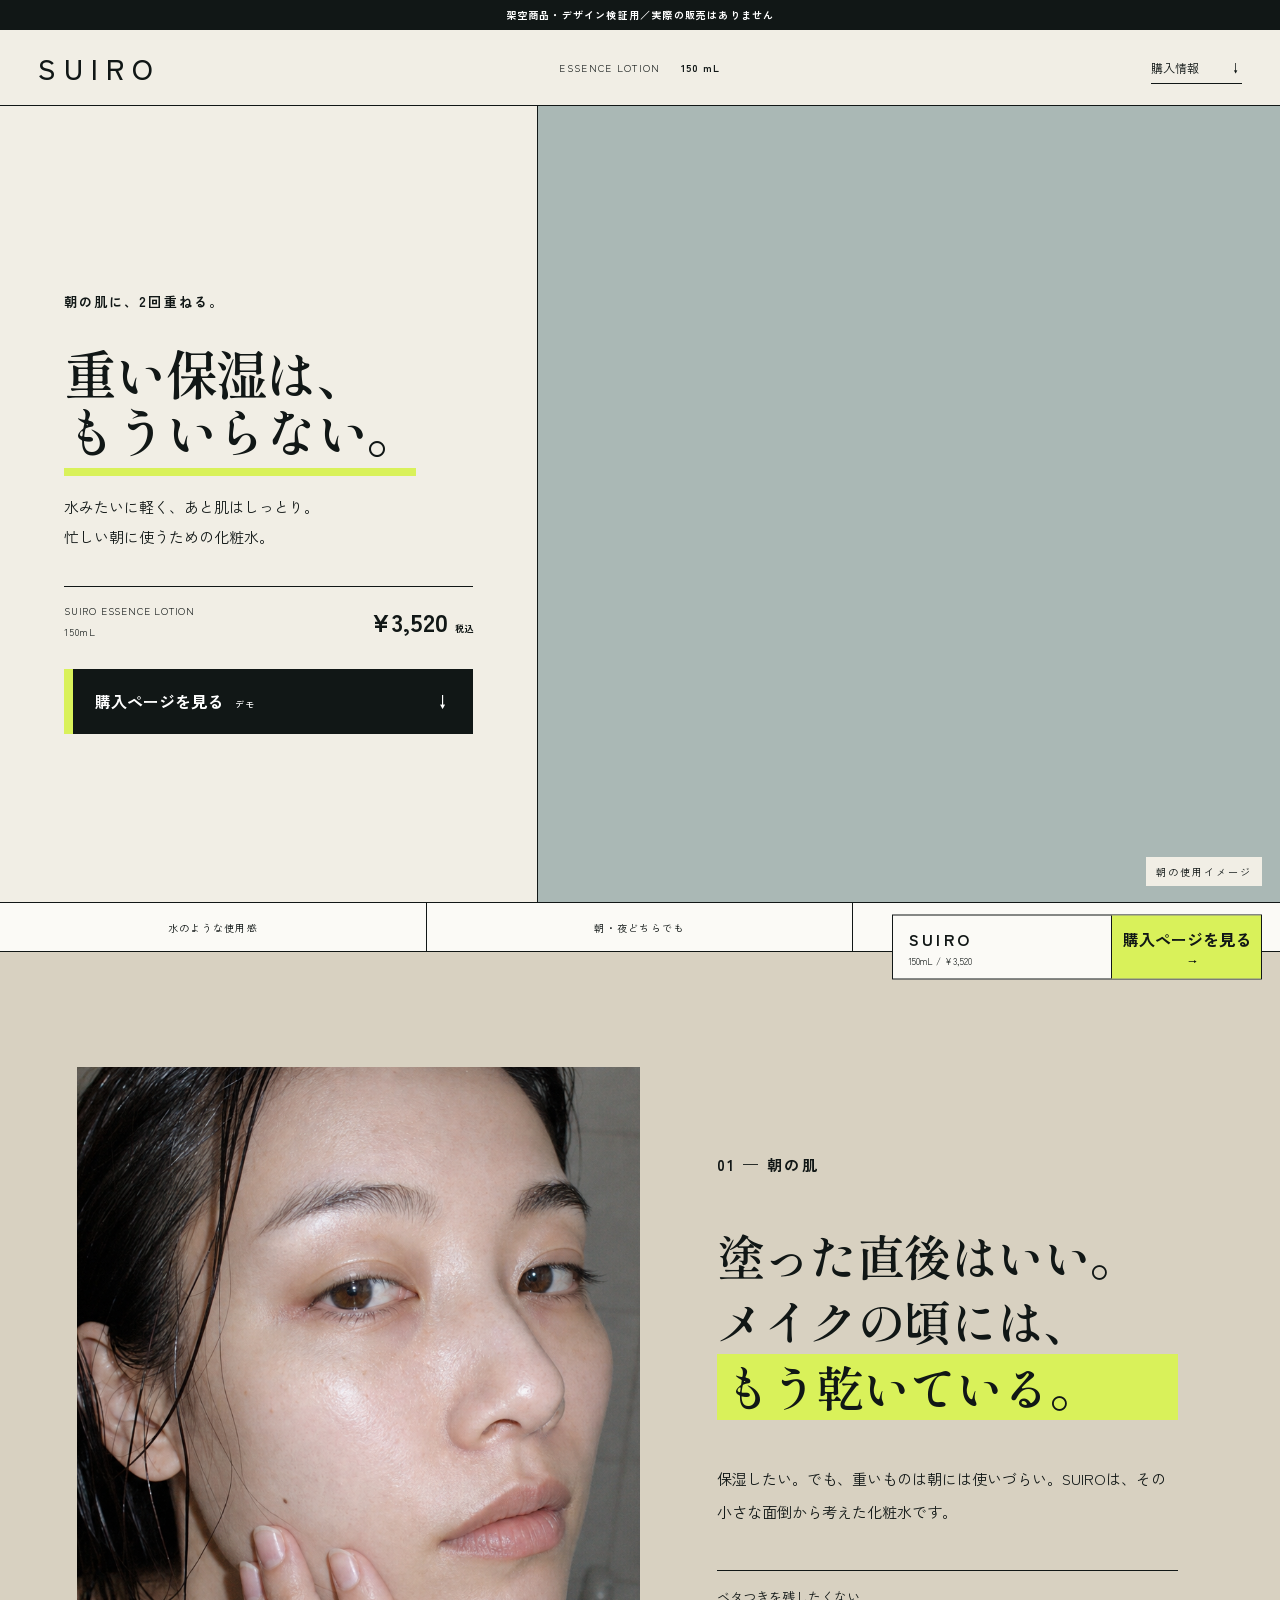
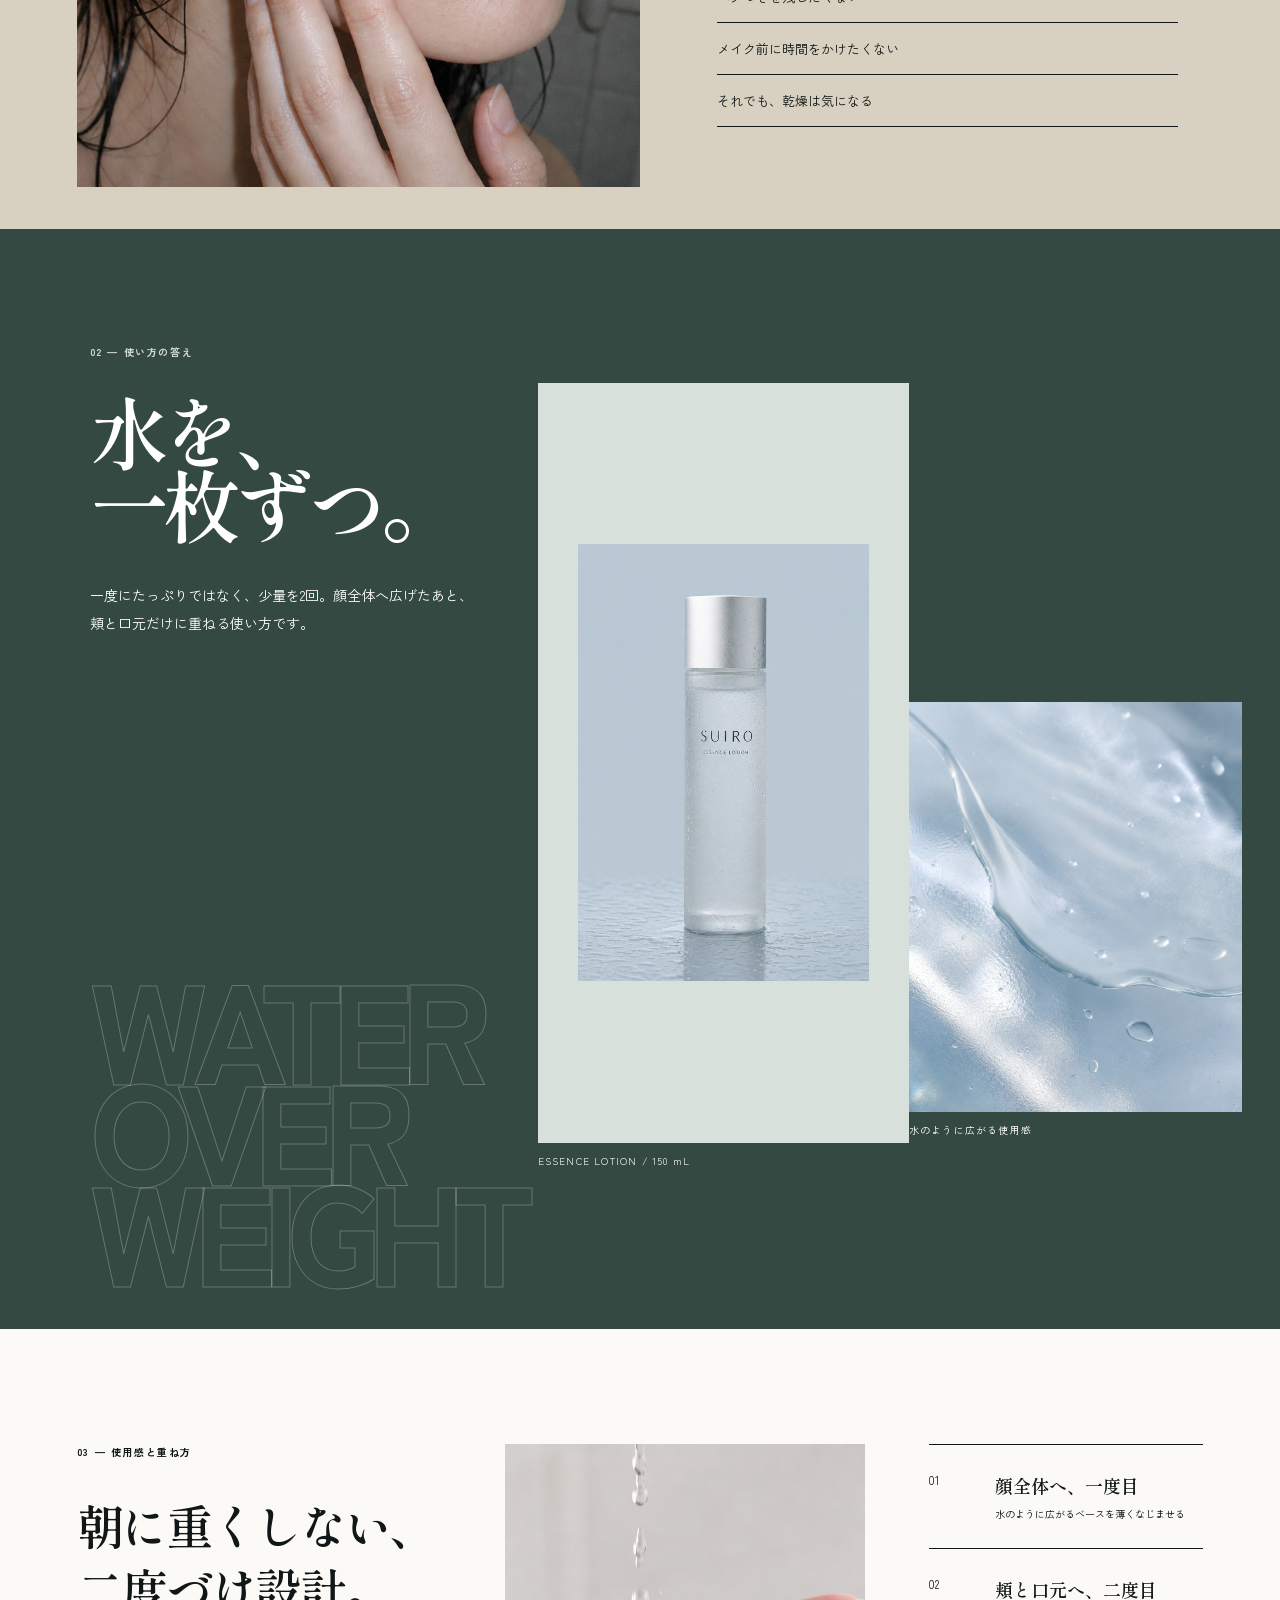
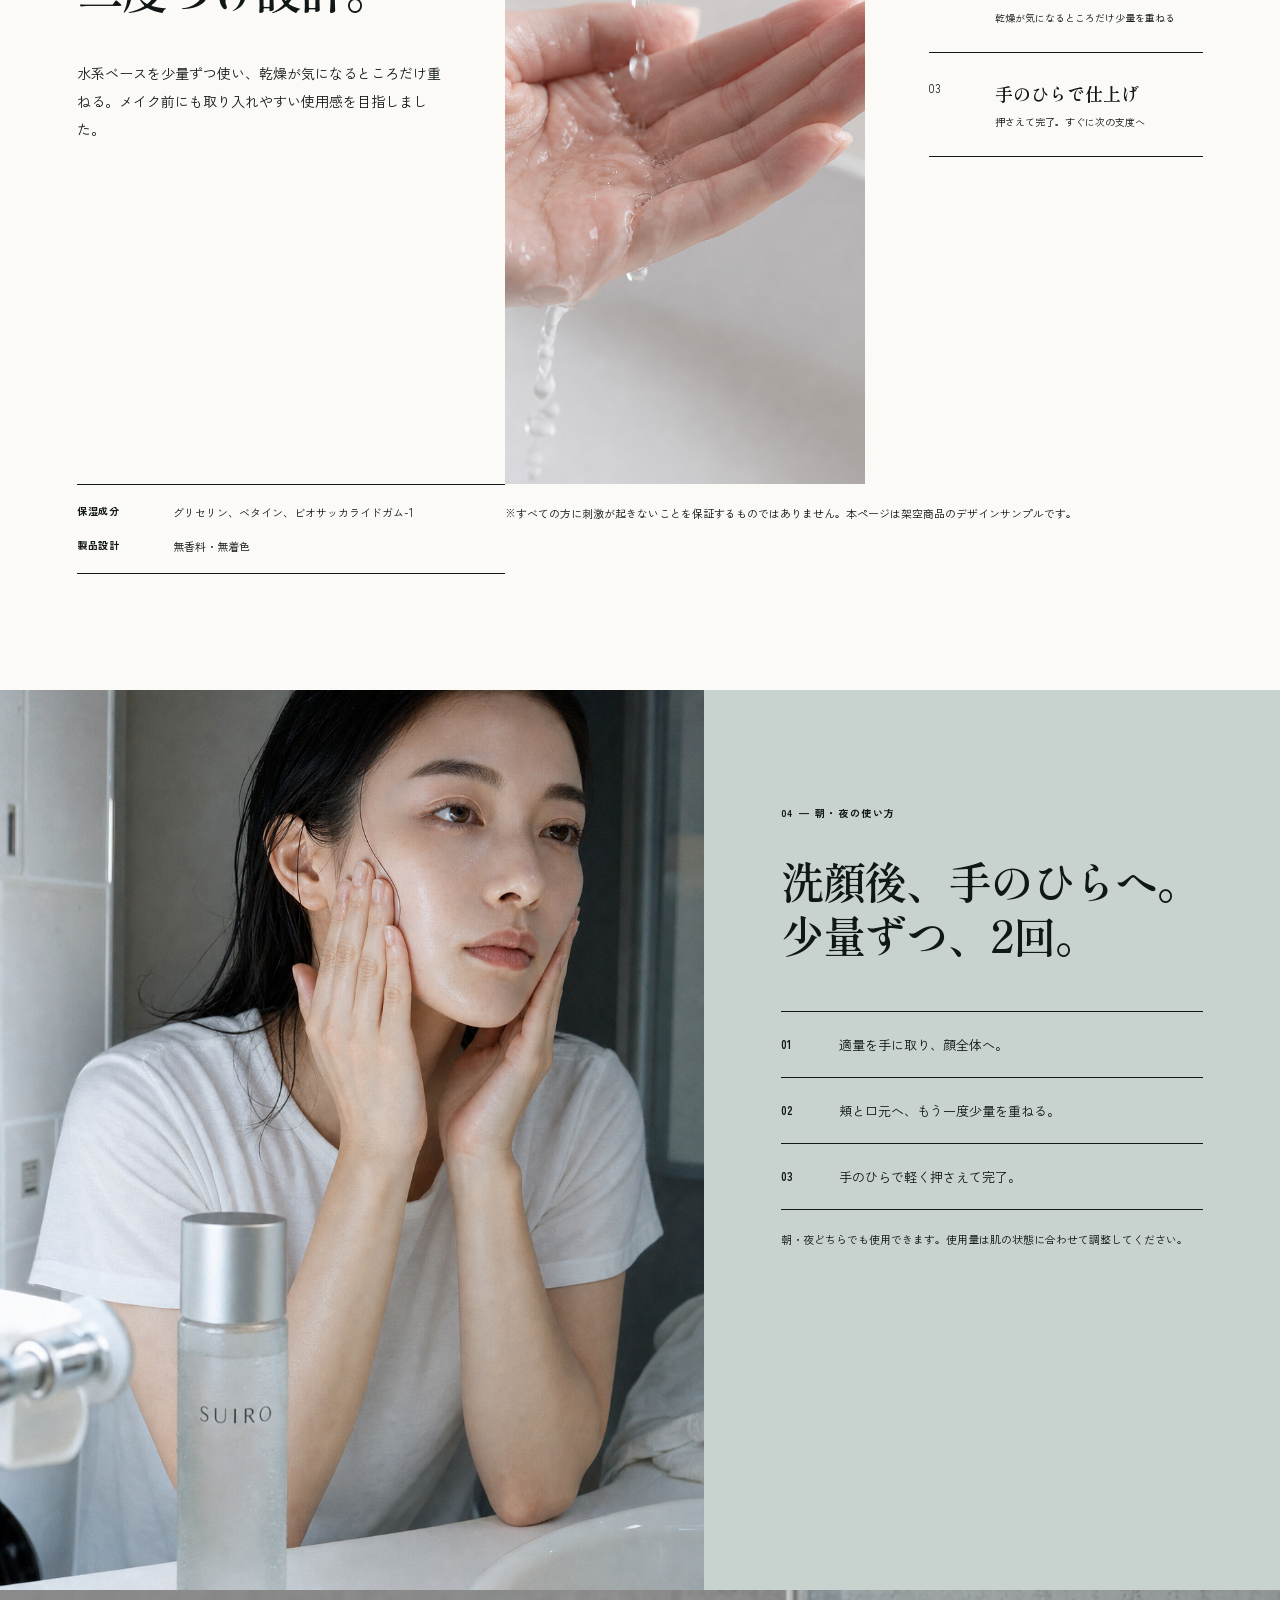
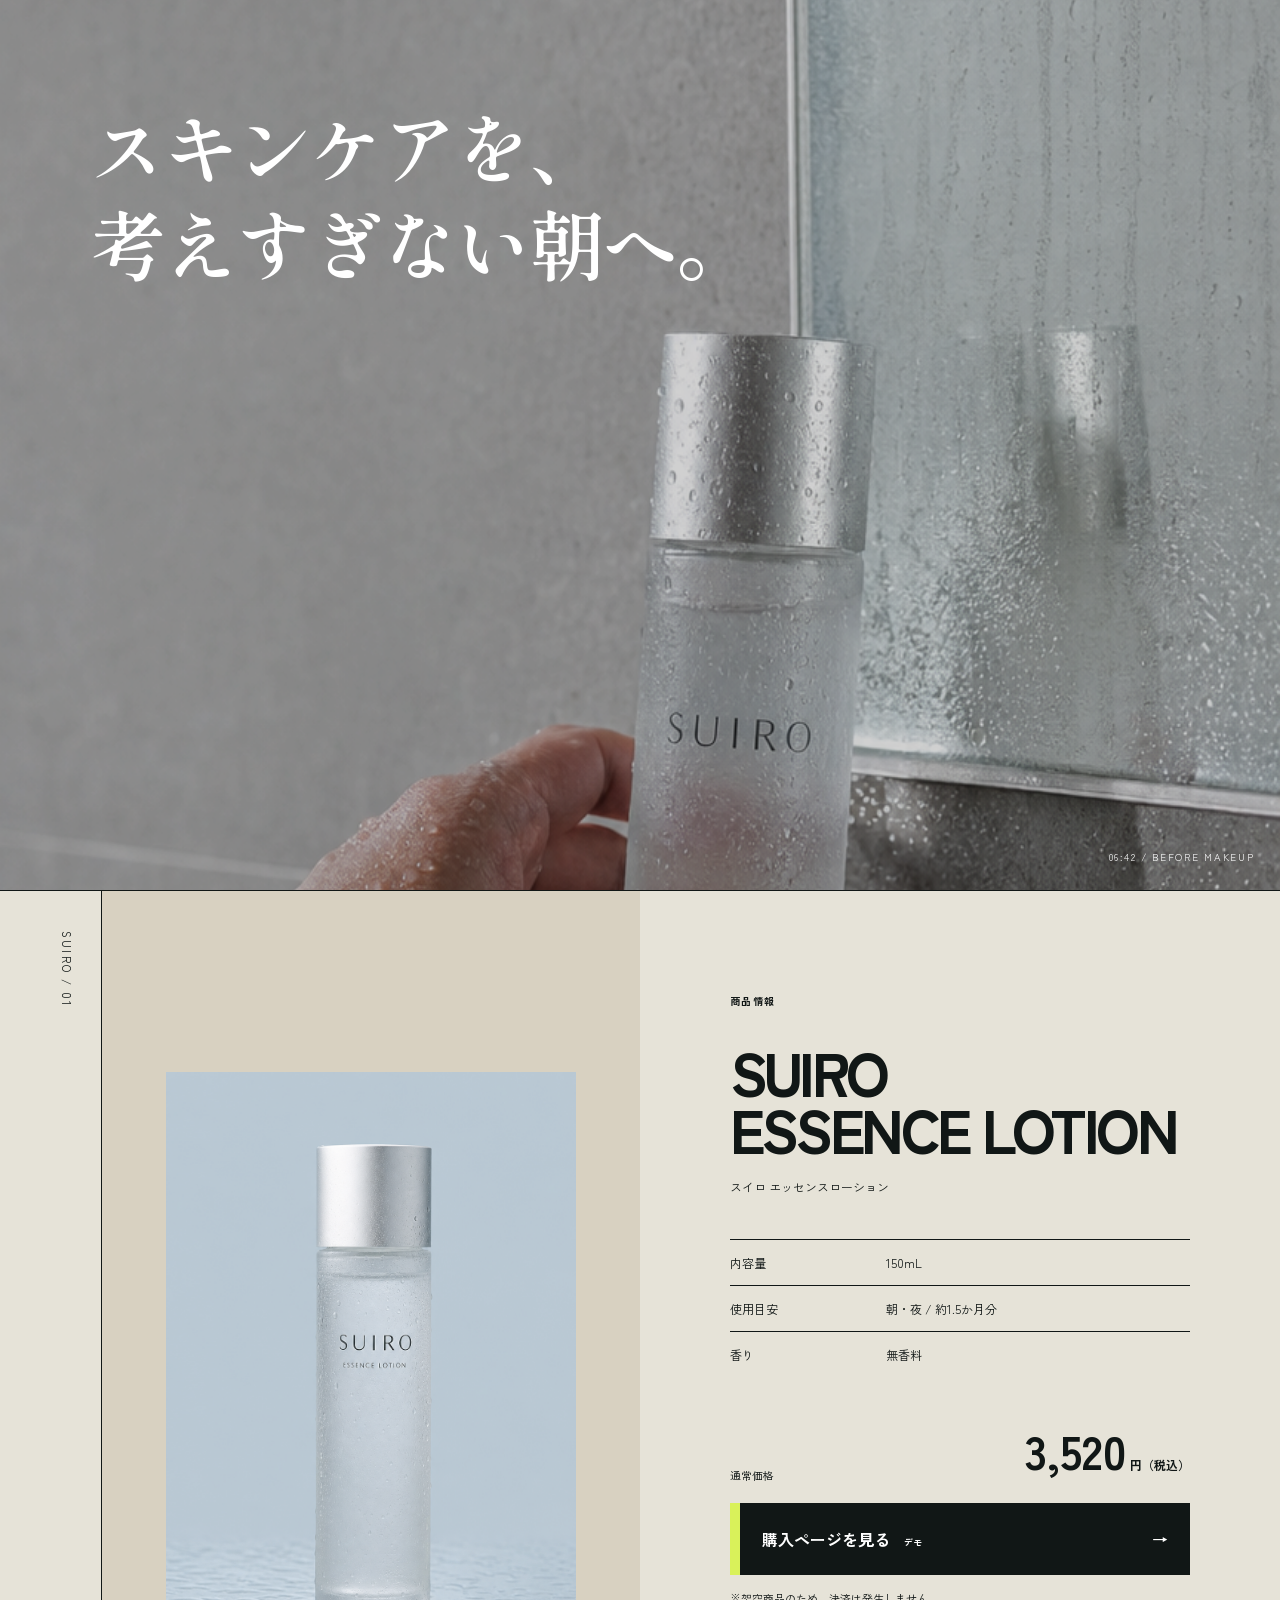
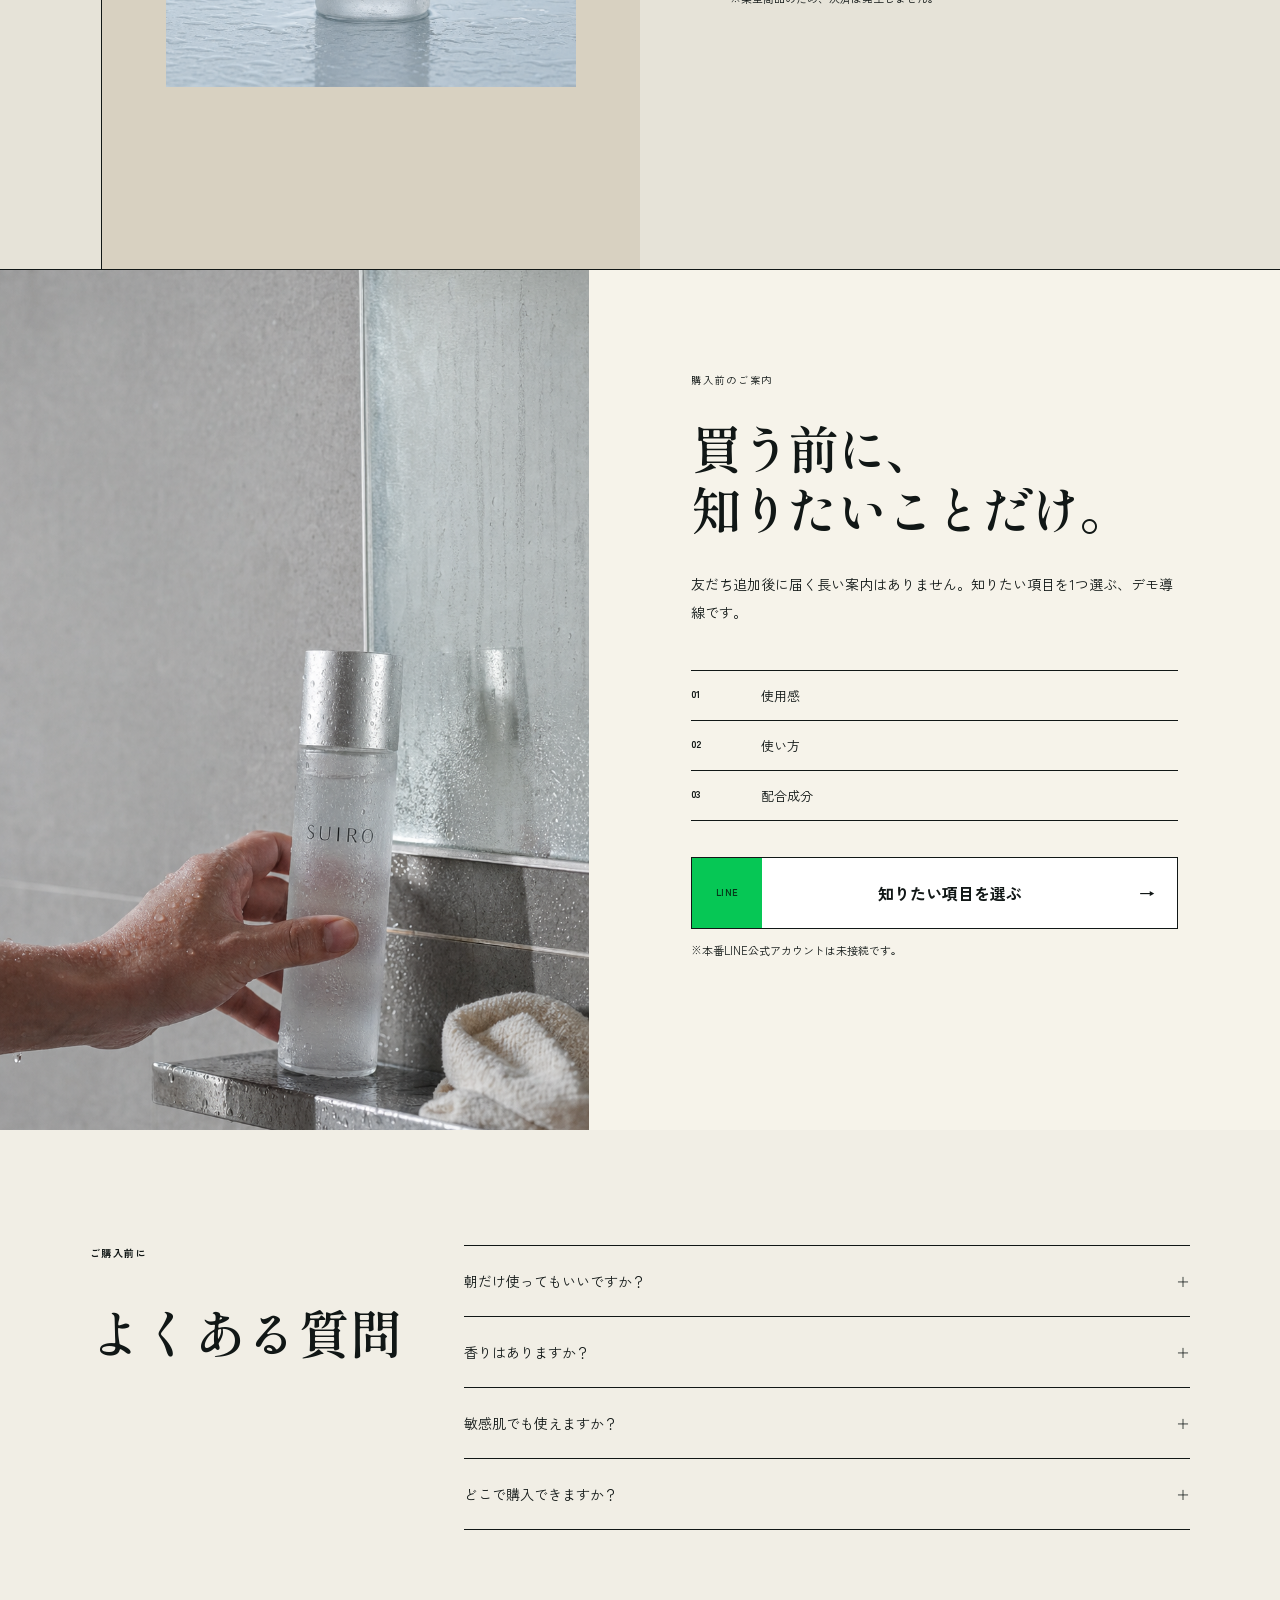
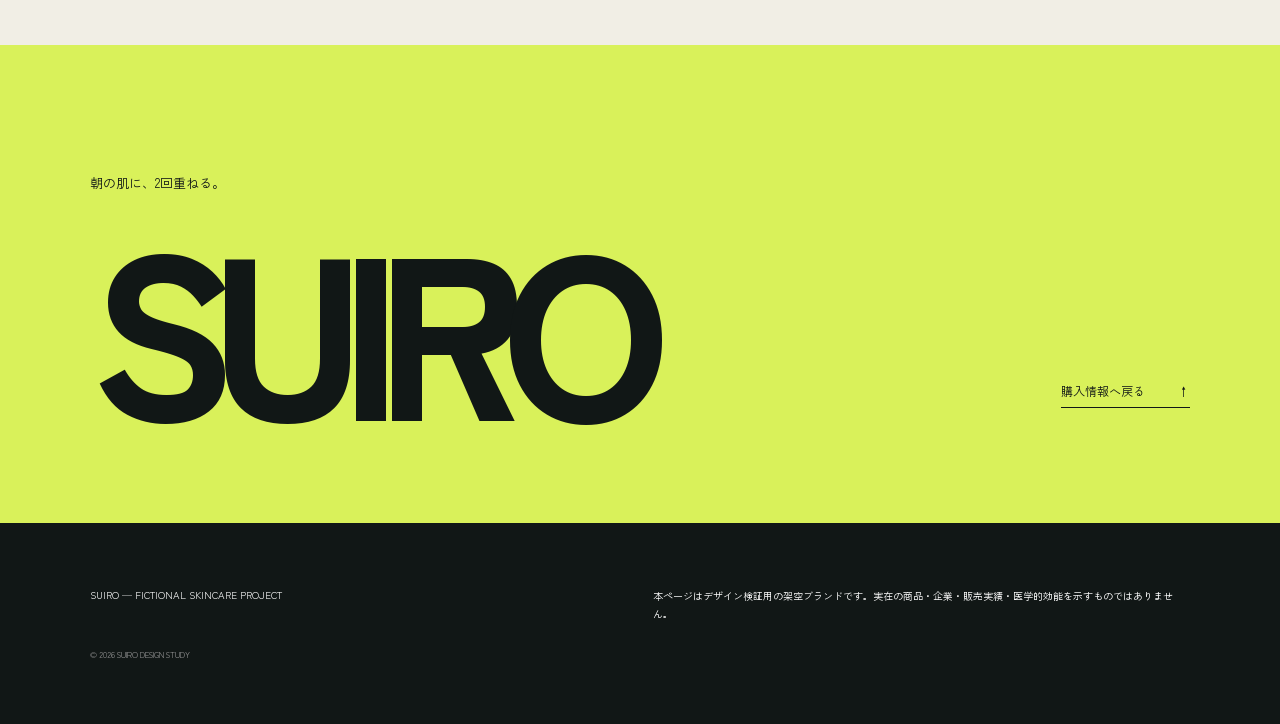
<file: index.html>
<!doctype html>
<html lang="ja">
<head>
<meta charset="utf-8">
<meta name="viewport" content="width=device-width,initial-scale=1,viewport-fit=cover">
<meta name="theme-color" content="#f1eee5">
<title>SUIRO｜朝の肌に、水を置く。</title>
<meta name="description" content="架空化粧水SUIROの販売LPデザインサンプル。">
<link rel="preconnect" href="https://fonts.googleapis.com">
<link rel="preconnect" href="https://fonts.gstatic.com" crossorigin>
<link href="https://fonts.googleapis.com/css2?family=Shippori+Mincho+B1:wght@400;600;700&family=Zen+Kaku+Gothic+New:wght@400;500;700;900&display=swap" rel="stylesheet">
<link rel="stylesheet" href="v2.css">
</head>
<body>
<aside class="sample-note" aria-label="このページについて">架空商品・デザイン検証用／実際の販売はありません</aside>
<header class="site-head">
  <a class="wordmark" href="#top" aria-label="SUIRO トップ">SUIRO</a>
  <div class="head-spec">ESSENCE LOTION <b>150 mL</b></div>
  <a class="head-link" href="#offer">購入情報 <span>↓</span></a>
</header>
<main id="top">
  <section class="hero">
    <div class="hero-media" aria-label="水面に立つSUIROボトルの動画">
      <picture><source media="(max-width:760px)" srcset="assets/hero-mobile.png"><img src="assets/hero-desktop.png" alt="水面に立つSUIROエッセンスローション"></picture>
      <video class="hero-video" muted loop playsinline preload="none" aria-hidden="true"></video>
      <span class="media-caption">朝の使用イメージ</span>
    </div>
    <div class="hero-copy">
      <p class="hero-eyebrow">朝の肌に、2回重ねる。</p>
      <h1>重い保湿は、<br><em>もういらない。</em></h1>
      <p class="hero-lede">水みたいに軽く、あと肌はしっとり。<br>忙しい朝に使うための化粧水。</p>
      <div class="hero-rule"></div>
      <div class="hero-product-line">
        <span>SUIRO ESSENCE LOTION</span>
        <span>150mL</span>
        <strong>¥3,520 <small>税込</small></strong>
      </div>
      <a class="square-cta" href="#offer"><span>購入ページを見る <small>デモ</small></span><b>↓</b></a>
    </div>
  </section>

  <aside class="fact-tape" aria-label="商品概要">
    <span>水のような使用感</span><span>朝・夜どちらでも</span><span>無香料</span>
  </aside>

  <section class="morning-problem">
    <div class="problem-photo"><img src="assets/suiro-morning-skin.png" alt="洗顔後の肌に触れる朝の女性"></div>
    <div class="problem-copy">
      <p class="section-no">01 — 朝の肌</p>
      <h2><span class="phrase">塗った直後はいい。</span><span class="phrase">メイクの頃には、</span><i class="phrase">もう乾いている。</i></h2>
      <p>保湿したい。でも、重いものは朝には使いづらい。SUIROは、その小さな面倒から考えた化粧水です。</p>
      <ul class="plain-list"><li>ベタつきを残したくない</li><li>メイク前に時間をかけたくない</li><li>それでも、乾燥は気になる</li></ul>
    </div>
  </section>

  <section class="answer-block">
    <div class="answer-title">
      <p class="section-no light">02 — 使い方の答え</p>
      <h2><span class="phrase">水を、</span><span class="phrase">一枚ずつ。</span></h2>
      <p>一度にたっぷりではなく、少量を2回。顔全体へ広げたあと、頬と口元だけに重ねる使い方です。</p>
    </div>
    <figure class="answer-product"><img src="assets/product.png" alt="SUIROエッセンスローションの商品ボトル"><figcaption>ESSENCE LOTION / 150 mL</figcaption></figure>
    <figure class="answer-texture"><img src="assets/texture.png" alt="水のようなローションテクスチャ"><figcaption>水のように広がる使用感</figcaption></figure>
    <div class="big-type" aria-hidden="true">WATER<br>OVER<br>WEIGHT</div>
  </section>

  <section class="formula-section">
    <div class="formula-head">
      <p class="section-no">03 — 使用感と重ね方</p>
      <h2><span class="phrase">朝に重くしない、</span><span class="phrase">二度づけ設計。</span></h2>
      <p>水系ベースを少量ずつ使い、乾燥が気になるところだけ重ねる。メイク前にも取り入れやすい使用感を目指しました。</p>
    </div>
    <div class="formula-visual"><img src="assets/suiro-water-texture.png" alt="手のひらへ水のように落ちるローション"></div>
    <dl class="ingredient-lines">
      <div><dt>01</dt><dd><b>顔全体へ、一度目</b><span>水のように広がるベースを薄くなじませる</span></dd></div>
      <div><dt>02</dt><dd><b>頬と口元へ、二度目</b><span>乾燥が気になるところだけ少量を重ねる</span></dd></div>
      <div><dt>03</dt><dd><b>手のひらで仕上げ</b><span>押さえて完了。すぐに次の支度へ</span></dd></div>
    </dl>
    <div class="formula-spec"><p><b>保湿成分</b><span>グリセリン、ベタイン、ビオサッカライドガム-1</span></p><p><b>製品設計</b><span>無香料・無着色</span></p></div>
    <p class="formula-note">※すべての方に刺激が起きないことを保証するものではありません。本ページは架空商品のデザインサンプルです。</p>
  </section>

  <section class="use-scene">
    <figure class="use-photo"><img src="assets/suiro-morning-use.png" alt="洗面所でSUIROを使う朝のシーン"></figure>
    <div class="use-copy">
      <p class="section-no">04 — 朝・夜の使い方</p>
      <h2><span class="phrase">洗顔後、手のひらへ。</span><span class="phrase">少量ずつ、2回。</span></h2>
      <ol><li><b>01</b><span>適量を手に取り、顔全体へ。</span></li><li><b>02</b><span>頬と口元へ、もう一度少量を重ねる。</span></li><li><b>03</b><span>手のひらで軽く押さえて完了。</span></li></ol>
      <p class="micro">朝・夜どちらでも使用できます。使用量は肌の状態に合わせて調整してください。</p>
    </div>
  </section>

  <section class="bathroom-break">
    <img src="assets/suiro-bathroom-hand.png" alt="濡れた洗面台でSUIROを手に取る様子">
    <blockquote>スキンケアを、<br>考えすぎない朝へ。</blockquote>
    <span>06:42 / BEFORE MAKEUP</span>
  </section>

  <section class="offer" id="offer">
    <div class="offer-kicker">SUIRO / 01</div>
    <div class="offer-image"><img src="assets/product.png" alt="SUIROエッセンスローション"></div>
    <div class="offer-copy">
      <p class="section-no">商品情報</p>
      <h2>SUIRO<br>ESSENCE LOTION</h2>
      <p class="jp-name">スイロ エッセンスローション</p>
      <table><tbody><tr><th>内容量</th><td>150mL</td></tr><tr><th>使用目安</th><td>朝・夜 / 約1.5か月分</td></tr><tr><th>香り</th><td>無香料</td></tr></tbody></table>
      <div class="offer-price"><span>通常価格</span><strong>3,520<small>円（税込）</small></strong></div>
      <button class="buy-button open-buy" type="button"><span>購入ページを見る <small>デモ</small></span><b>→</b></button>
      <p class="demo-caution">※架空商品のため、決済は発生しません。</p>
    </div>
  </section>

  <section class="line-help" id="line-help">
    <div class="line-photo"><img src="assets/suiro-bathroom-hand.png" alt="SUIROのボトルを手に取る様子"></div>
    <div class="line-copy">
      <p class="line-label">購入前のご案内</p>
      <h2><span class="phrase">買う前に、</span><span class="phrase">知りたいことだけ。</span></h2>
      <p>友だち追加後に届く長い案内はありません。知りたい項目を1つ選ぶ、デモ導線です。</p>
      <ol><li><b>01</b><span>使用感</span></li><li><b>02</b><span>使い方</span></li><li><b>03</b><span>配合成分</span></li></ol>
      <button class="line-button open-line" type="button"><span class="line-square">LINE</span><span>知りたい項目を選ぶ</span><b>→</b></button>
      <small>※本番LINE公式アカウントは未接続です。</small>
    </div>
  </section>

  <section class="faq">
    <div class="faq-title"><p class="section-no">ご購入前に</p><h2>よくある質問</h2></div>
    <div class="faq-list">
      <details><summary>朝だけ使ってもいいですか？<span>＋</span></summary><p>朝・夜どちらでも使用できます。肌の状態に合わせてお使いください。</p></details>
      <details><summary>香りはありますか？<span>＋</span></summary><p>無香料の製品設計です。</p></details>
      <details><summary>敏感肌でも使えますか？<span>＋</span></summary><p>肌質には個人差があります。心配な場合は少量から試し、異常がある場合は使用を中止してください。</p></details>
      <details><summary>どこで購入できますか？<span>＋</span></summary><p>このページは架空商品のデザインサンプルのため、実際の販売は行っていません。</p></details>
    </div>
  </section>

  <section class="last-call">
    <p>朝の肌に、2回重ねる。</p><h2>SUIRO</h2><a href="#offer">購入情報へ戻る <span>↑</span></a>
  </section>
</main>
<footer><span>SUIRO — FICTIONAL SKINCARE PROJECT</span><p>本ページはデザイン検証用の架空ブランドです。実在の商品・企業・販売実績・医学的効能を示すものではありません。</p><small>© 2026 SUIRO DESIGN STUDY</small></footer>

<div class="sticky-offer" aria-hidden="true"><div><b>SUIRO</b><span>150mL / ¥3,520</span></div><button class="open-buy" type="button">購入ページを見る <span>→</span></button></div>
<div class="modal" id="demo-modal" hidden><div class="modal-backdrop" data-close></div><div class="modal-panel" role="dialog" aria-modal="true" aria-labelledby="modal-title"><button class="modal-close" type="button" data-close>閉じる ×</button><p class="section-no">SUIRO / DESIGN DEMO</p><h2 id="modal-title">ここから先は<br>デモ画面です。</h2><p class="modal-copy">架空商品のため、購入・友だち追加は発生しません。実案件では公式の購入URLまたはLINE公式アカウントへ接続します。</p><button class="modal-ok" type="button" data-close>ページへ戻る</button></div></div>
<script src="motion.js" defer></script><script src="v2.js" defer></script>
</body></html>
</file>
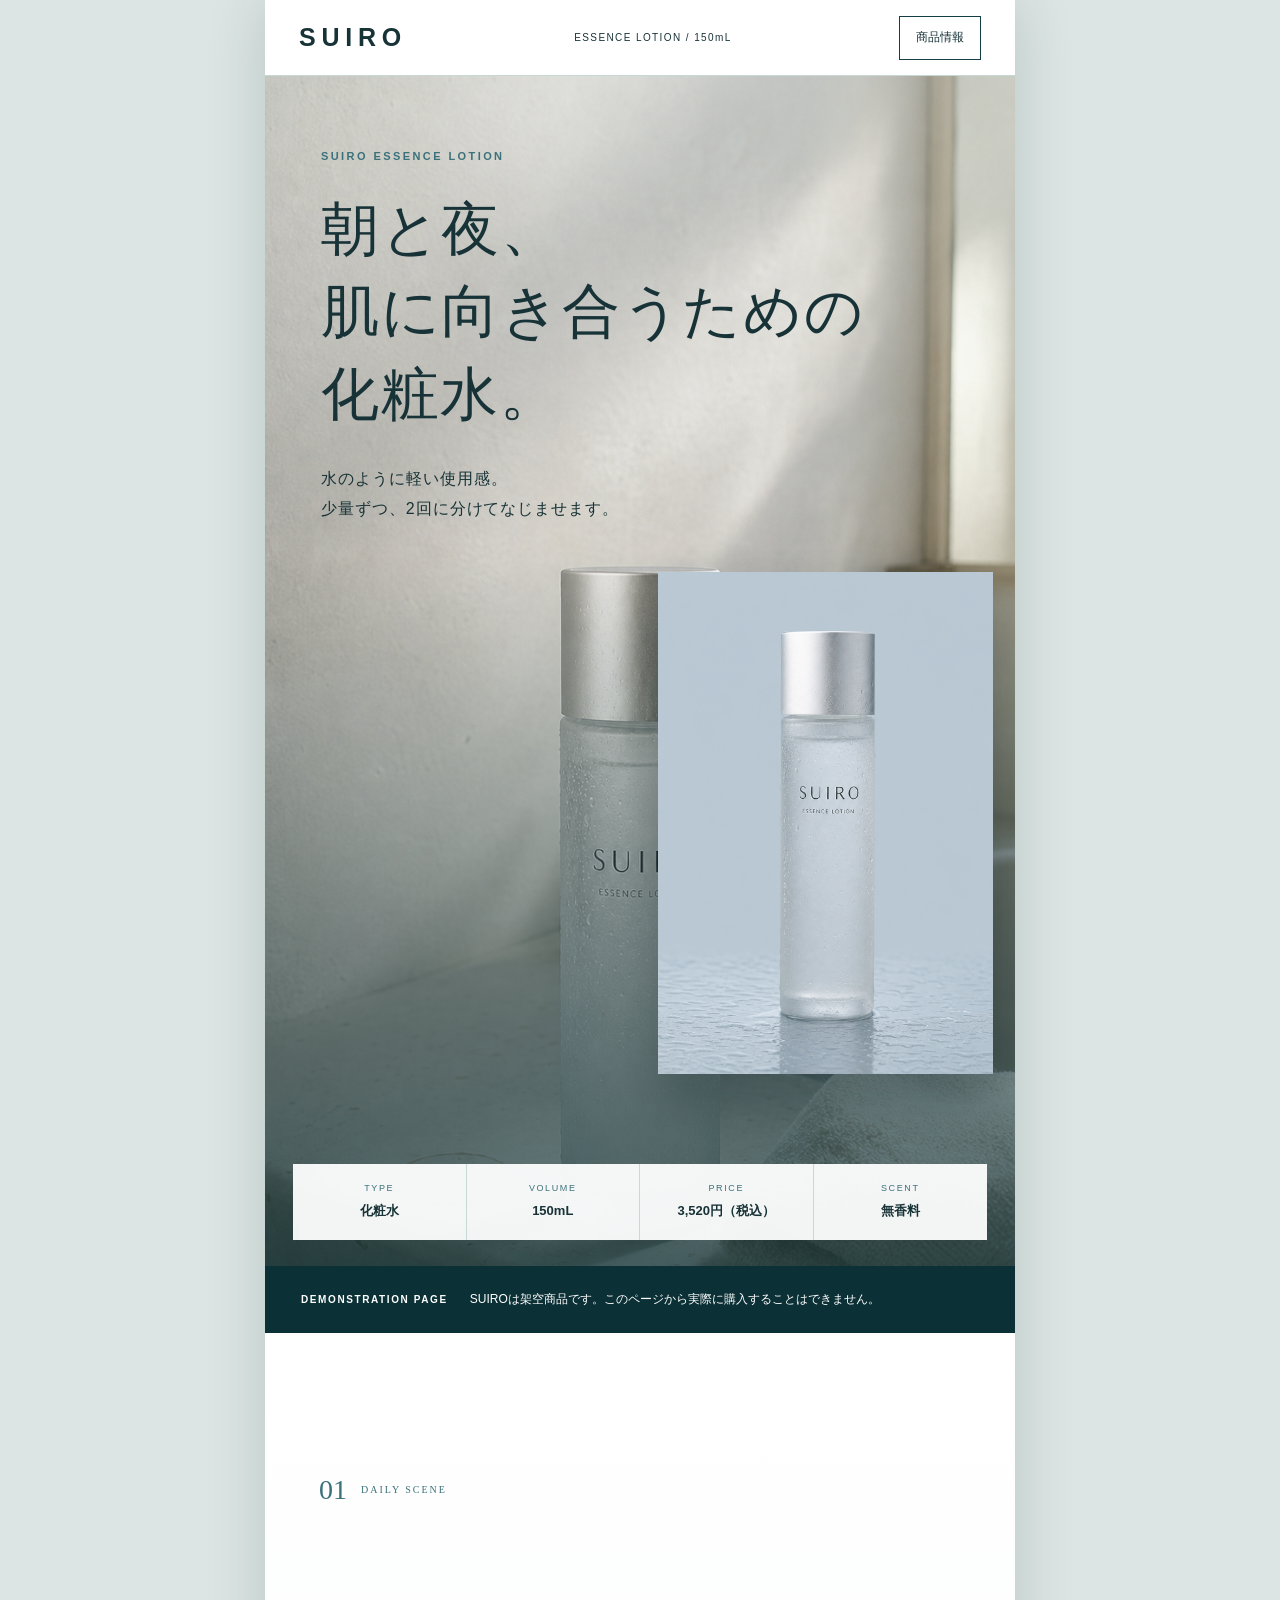
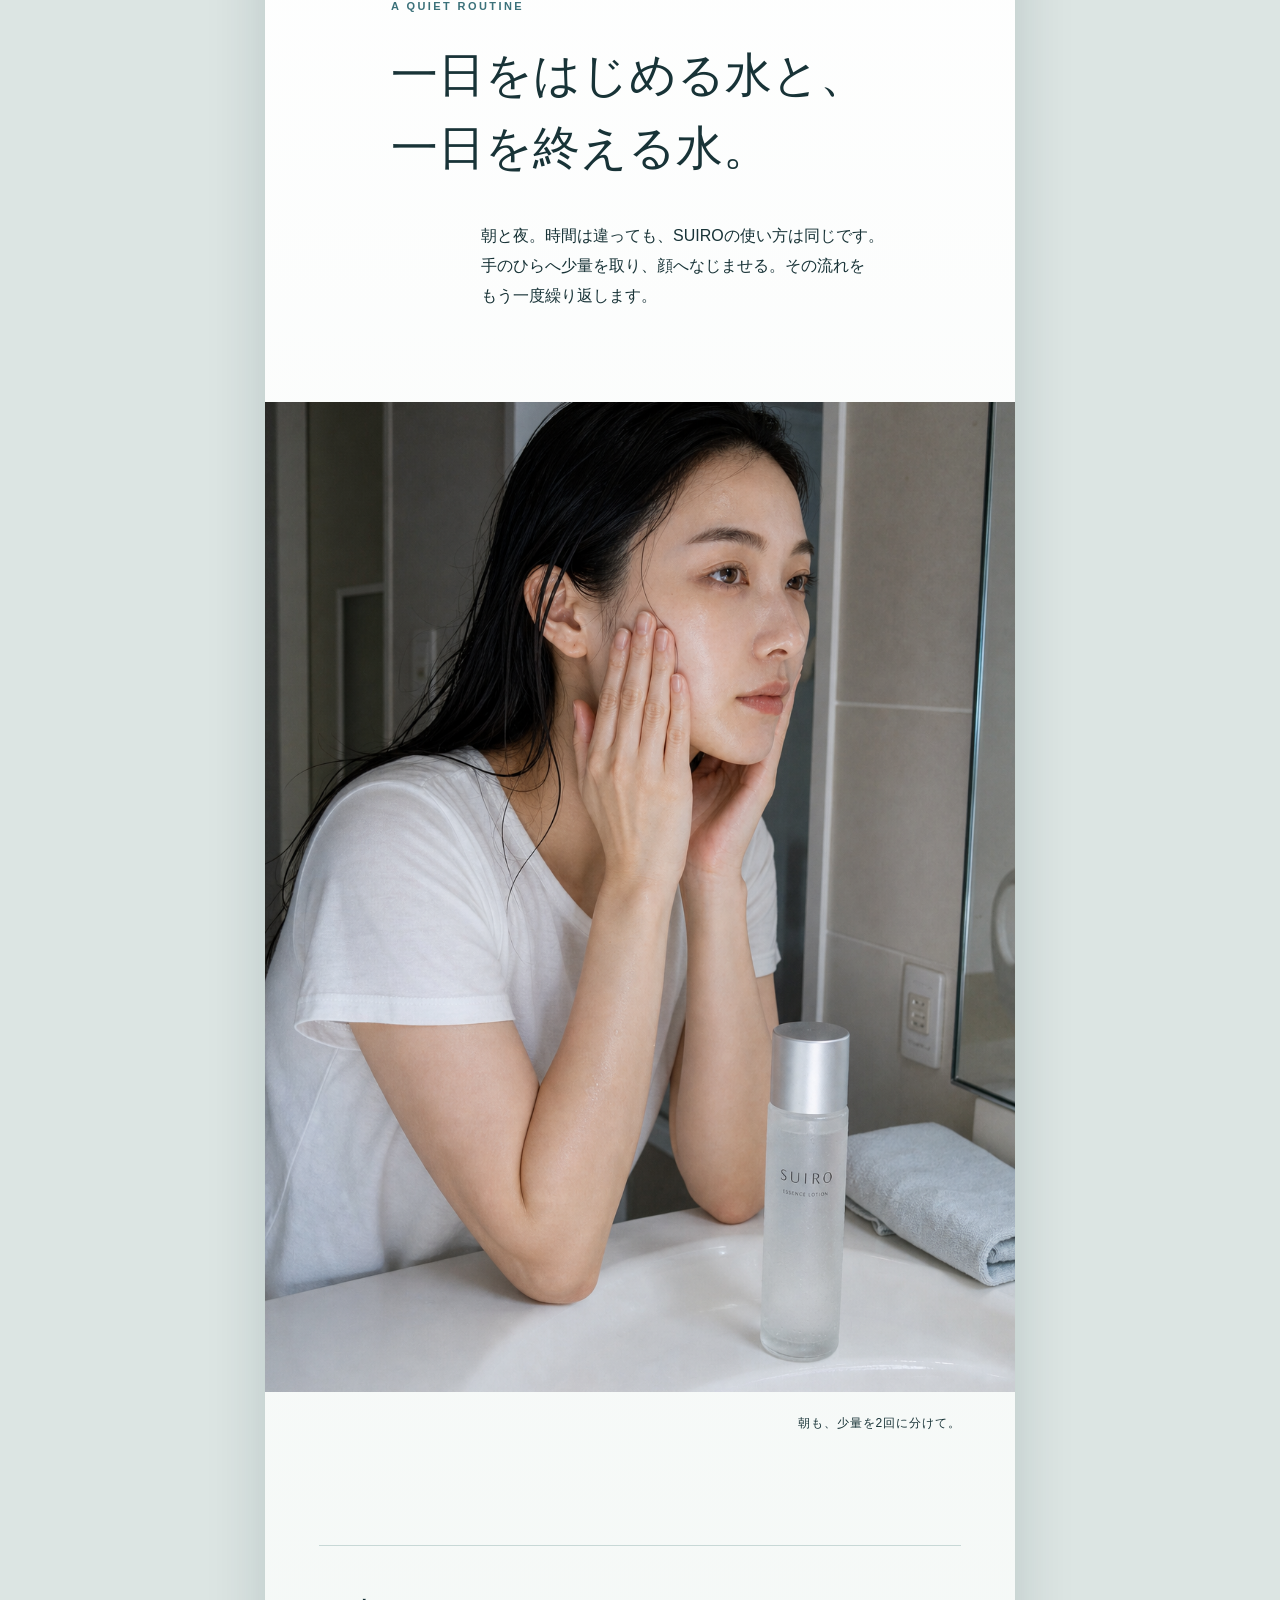
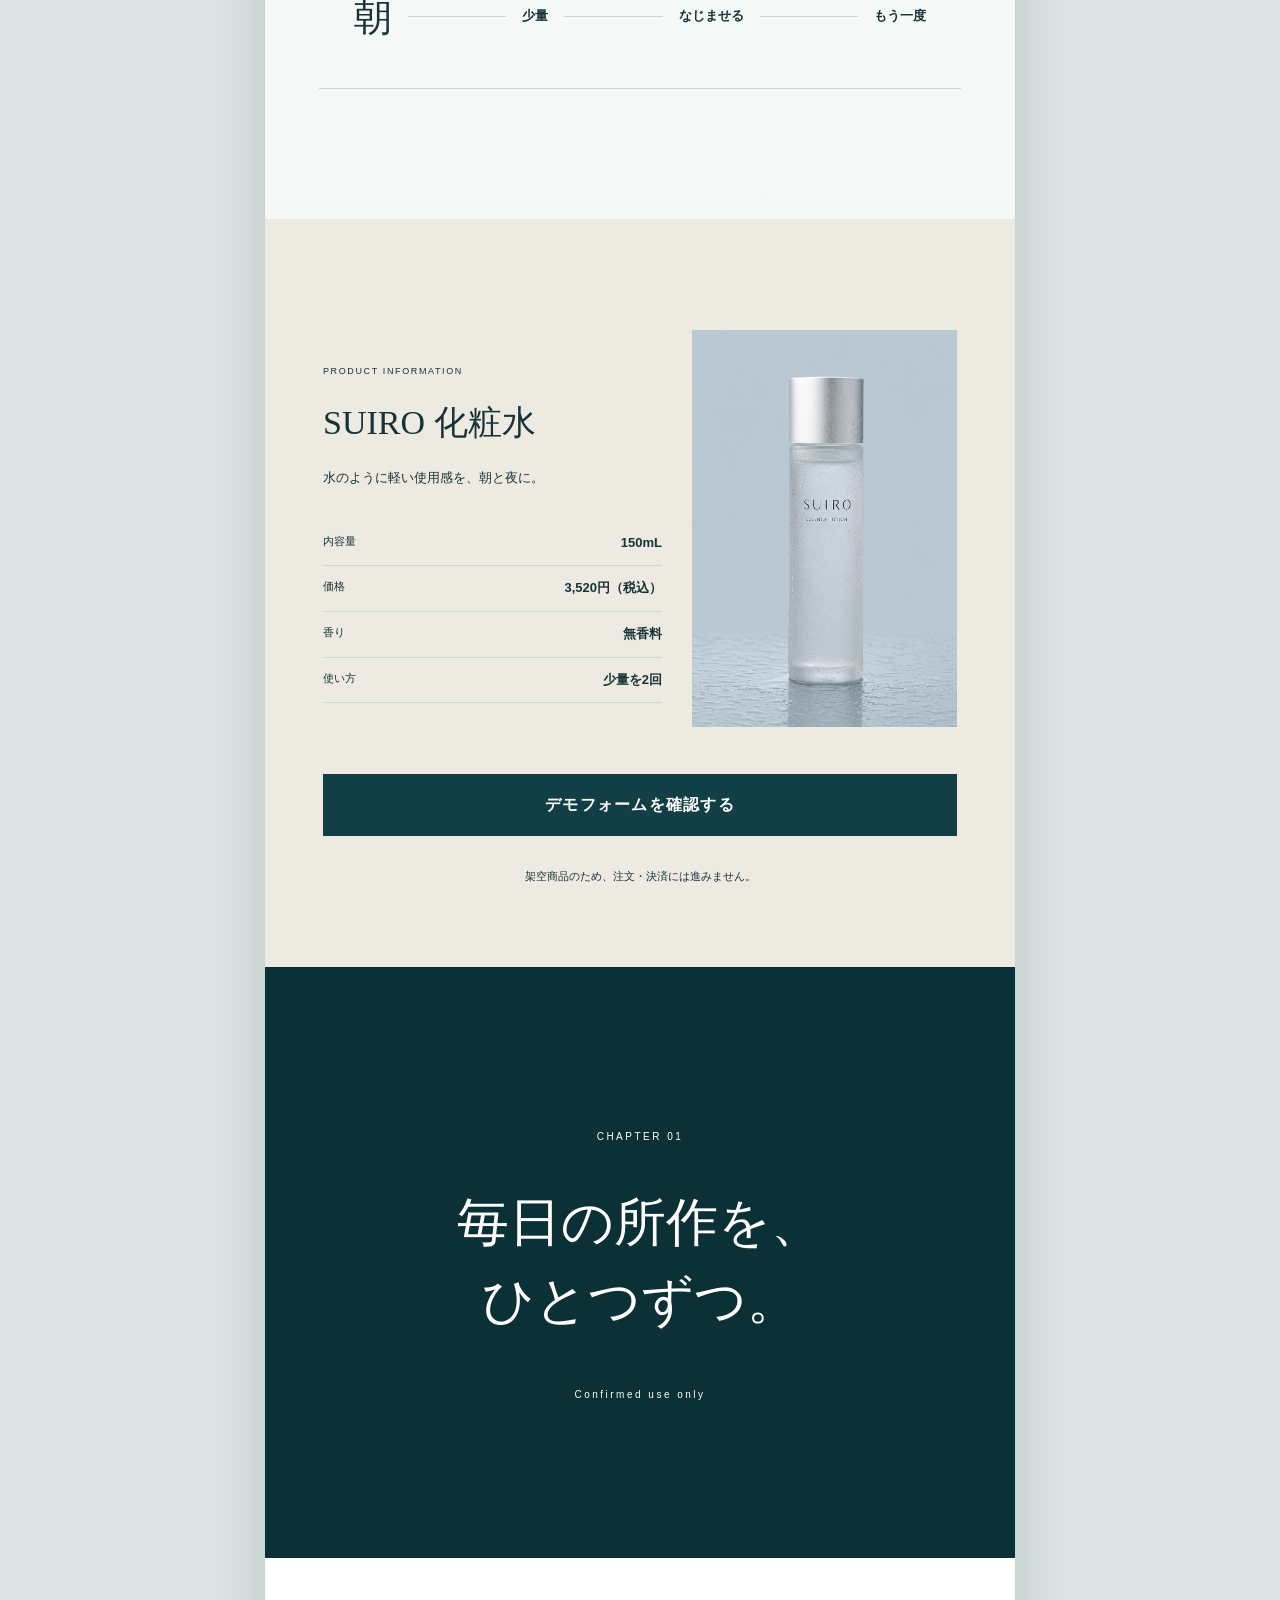
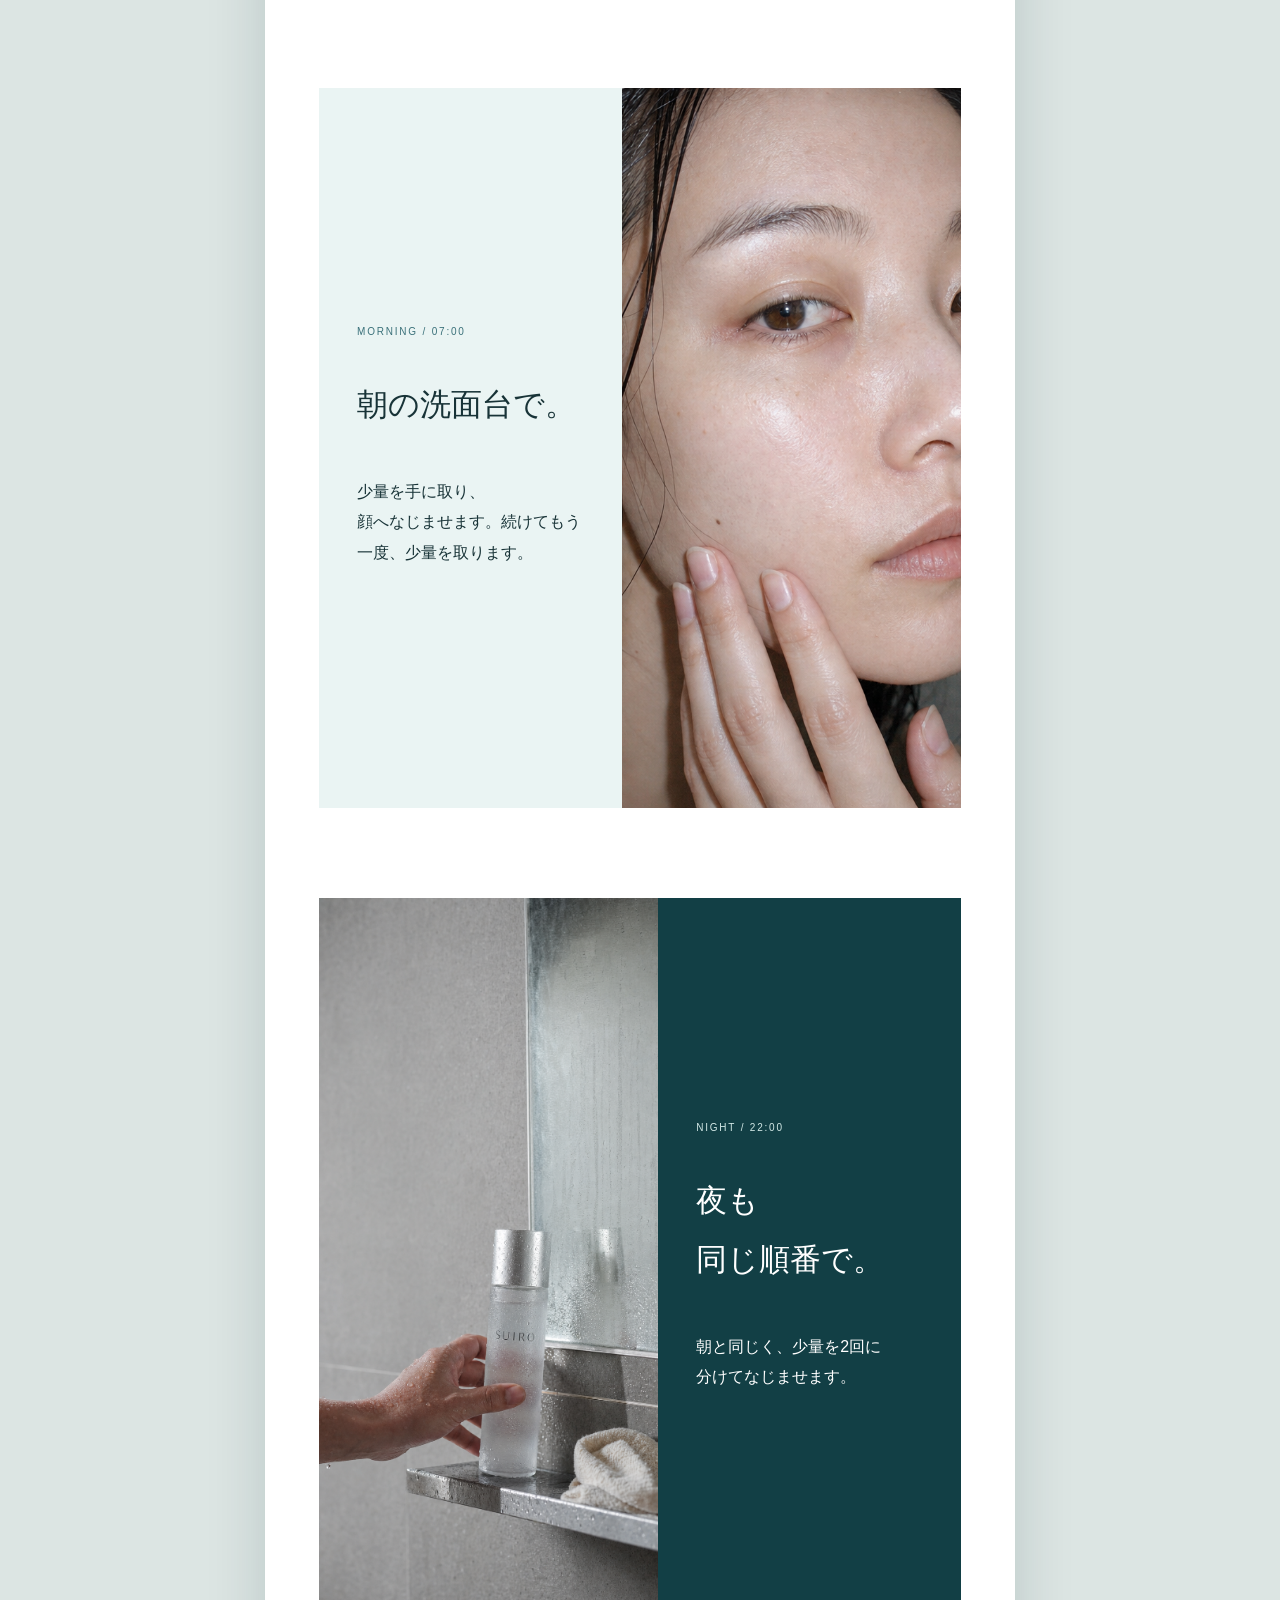
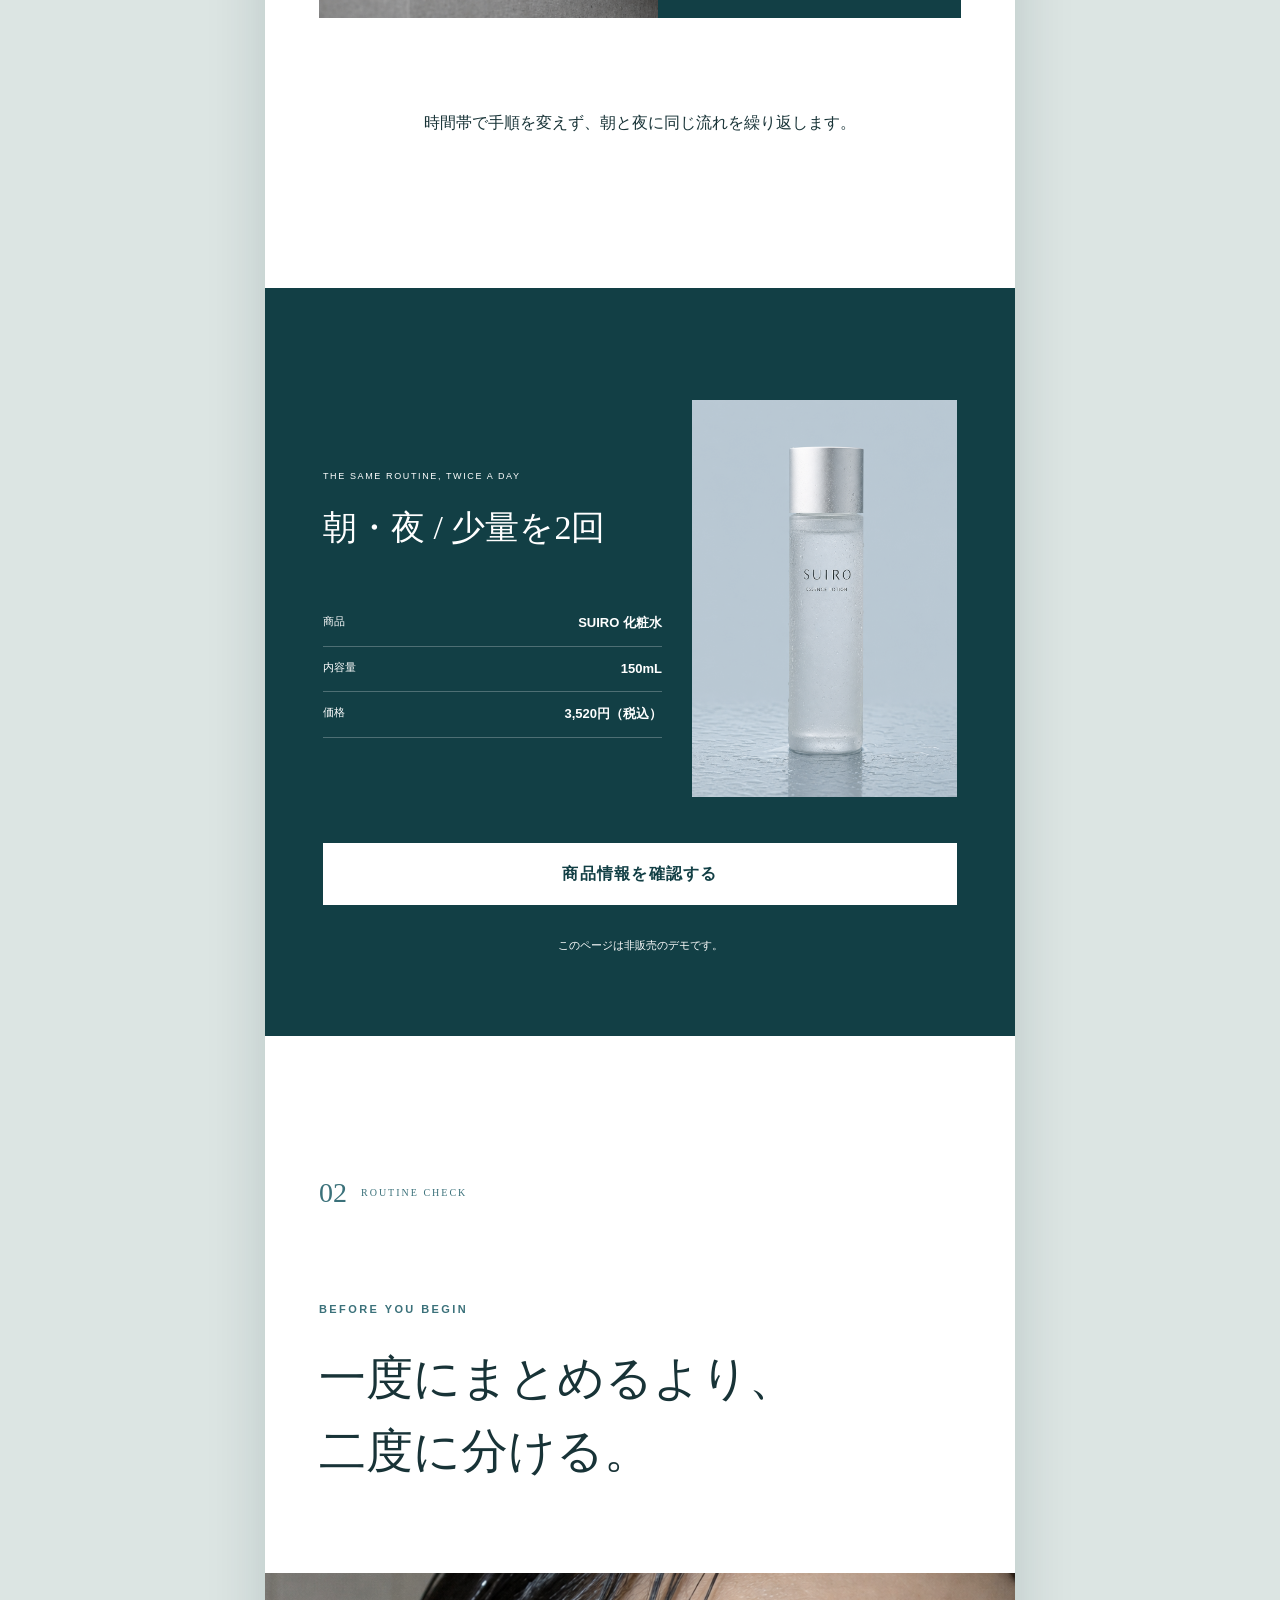
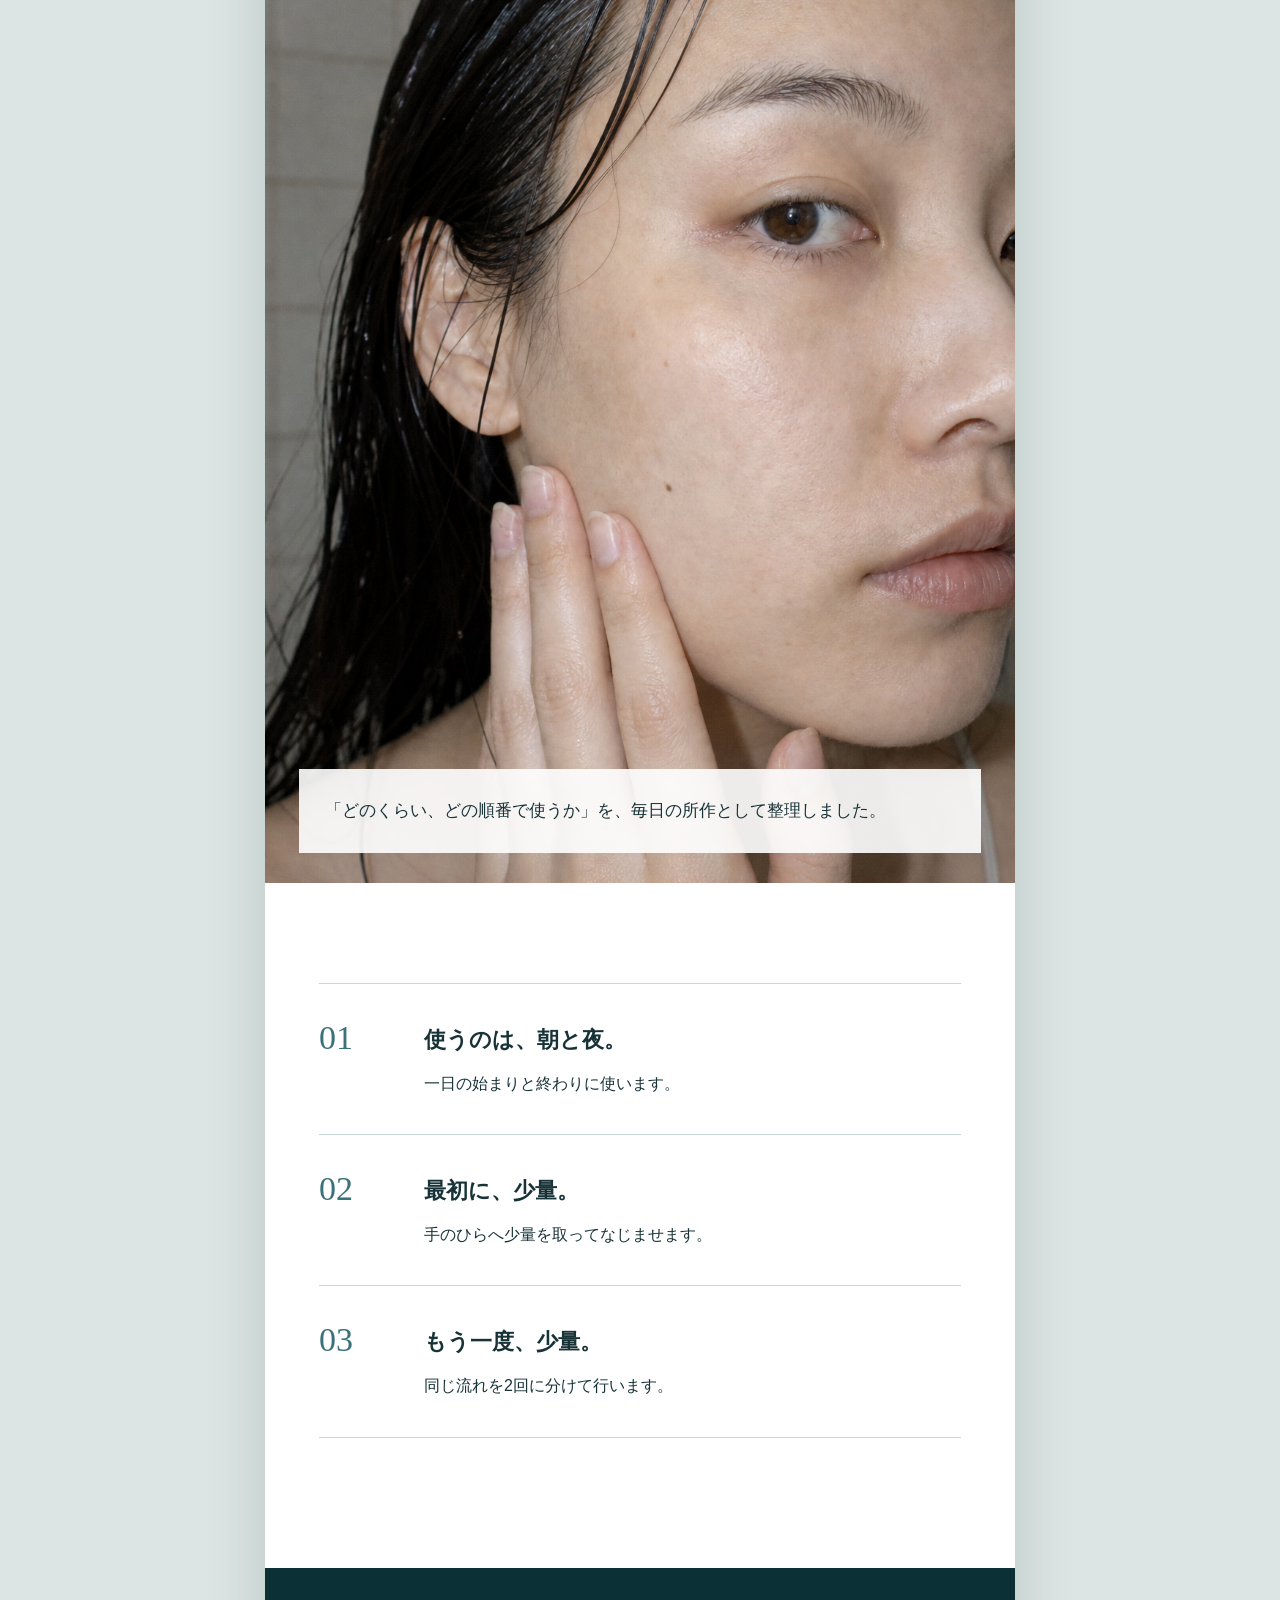
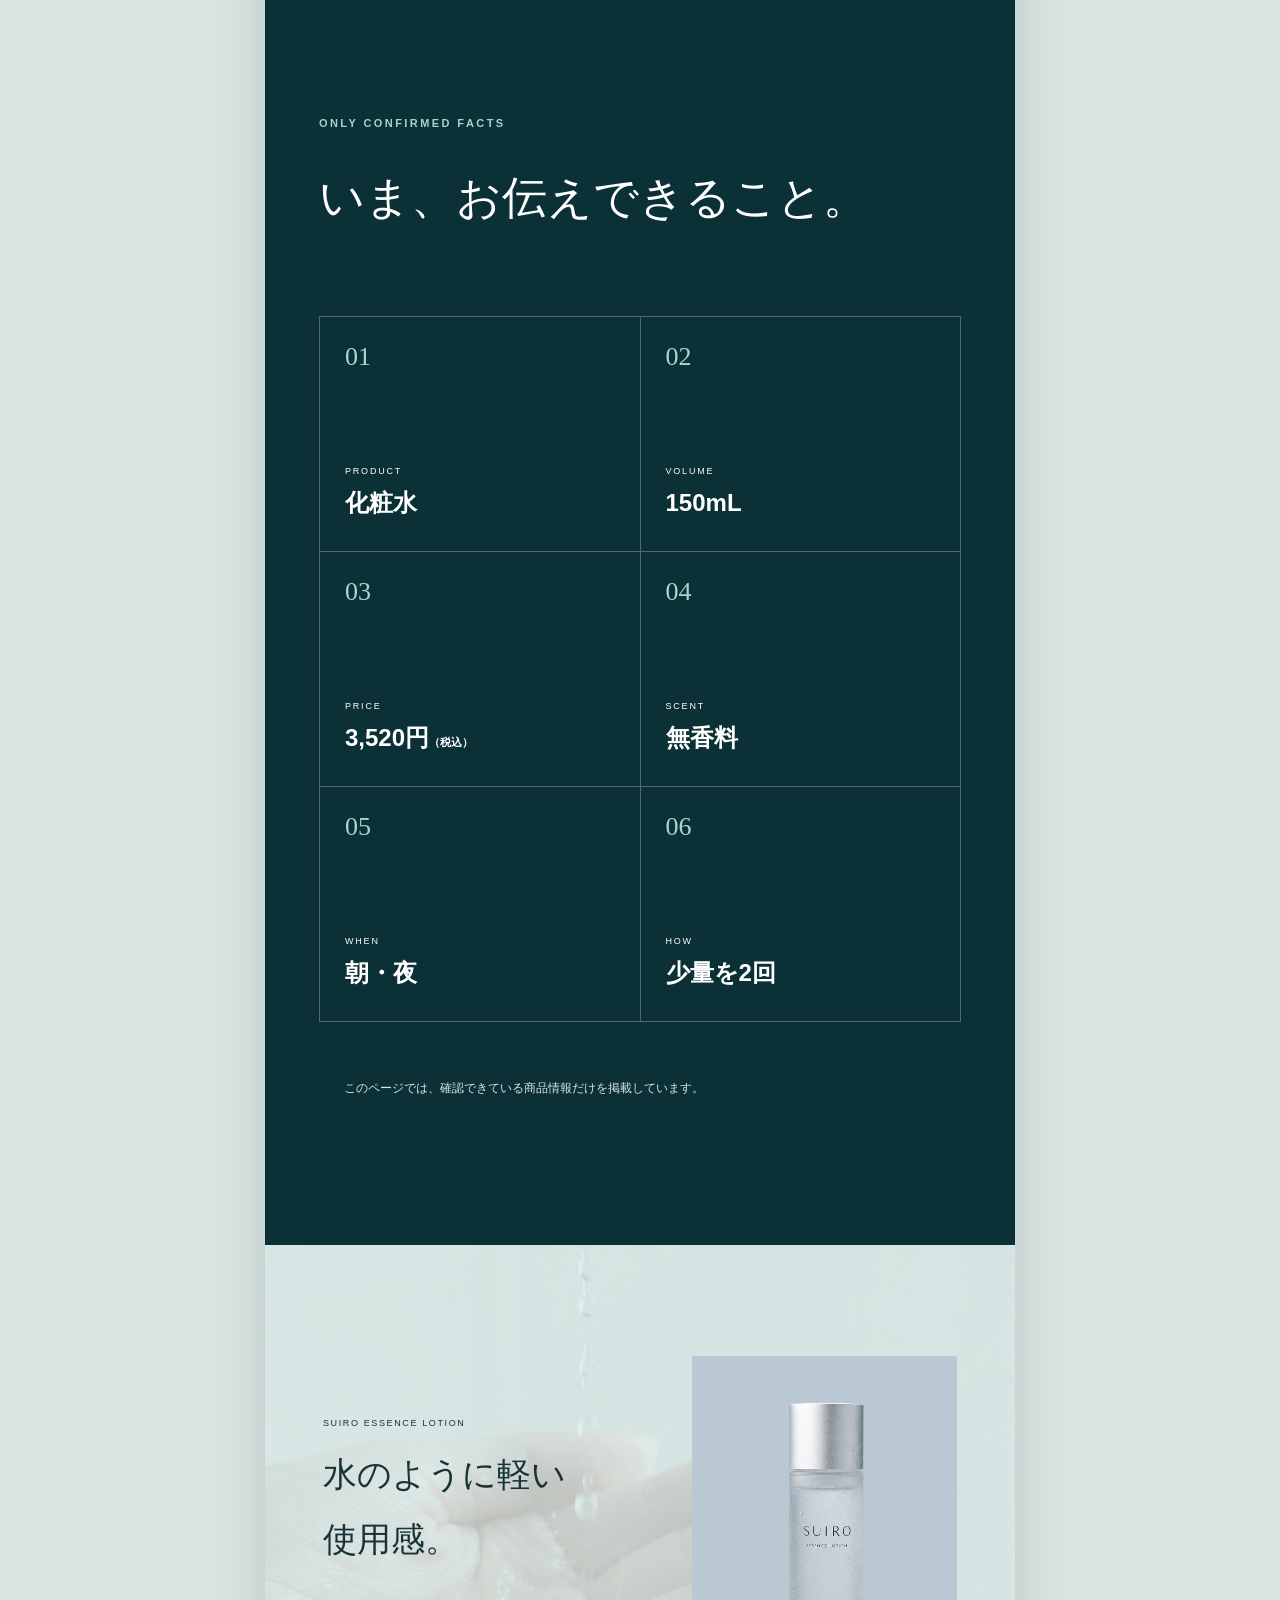
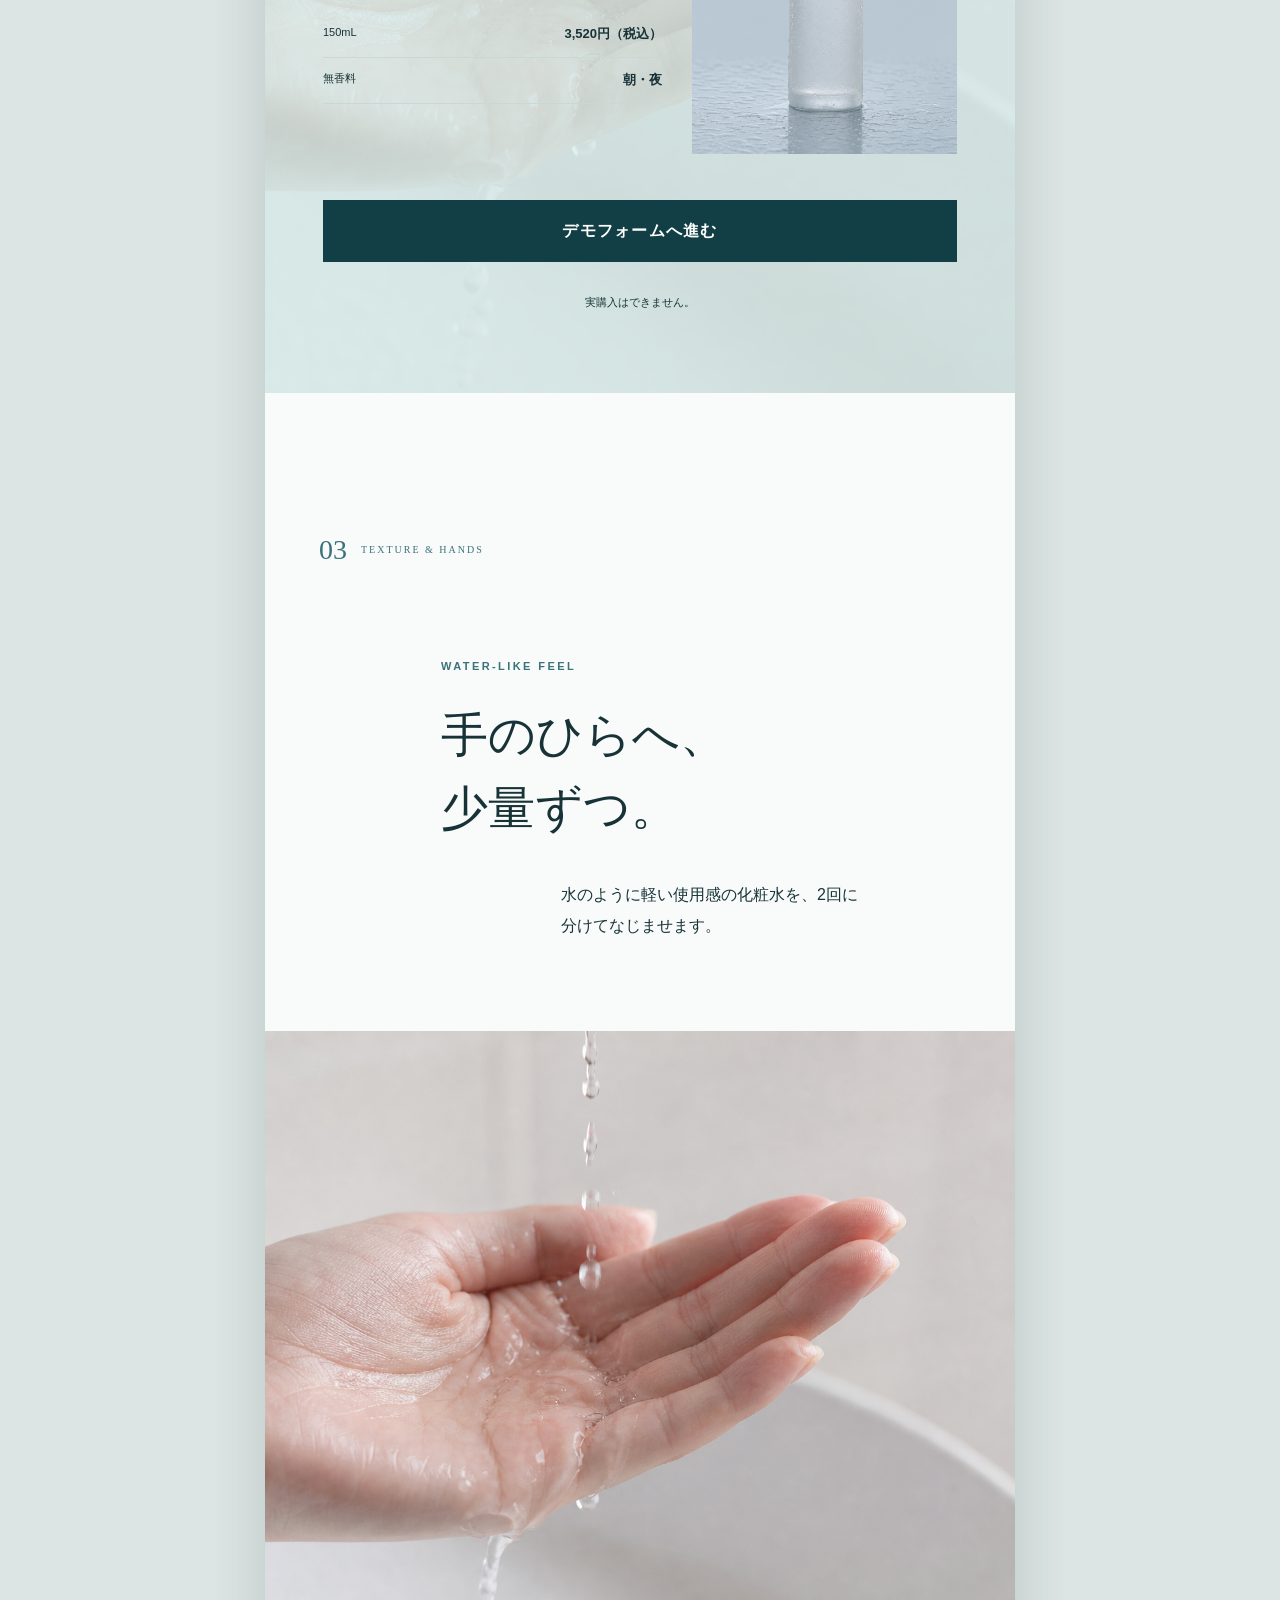
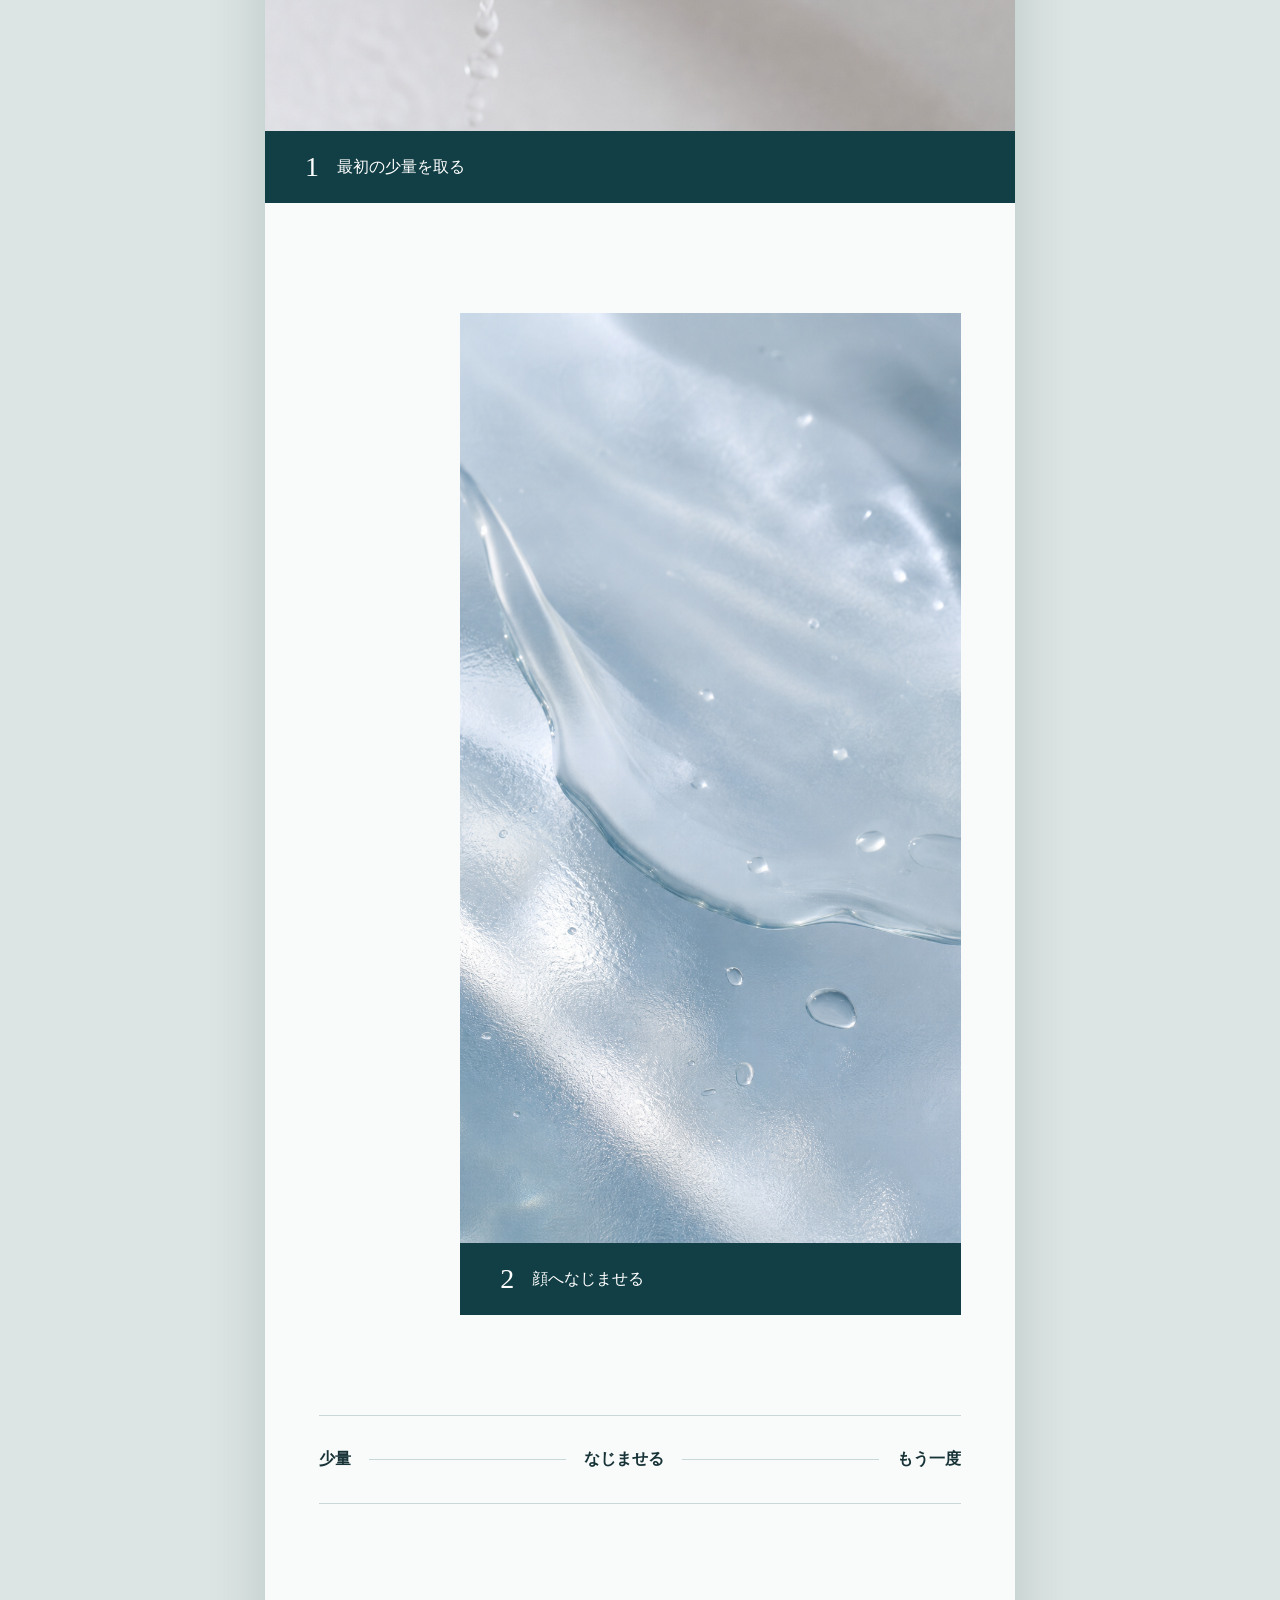
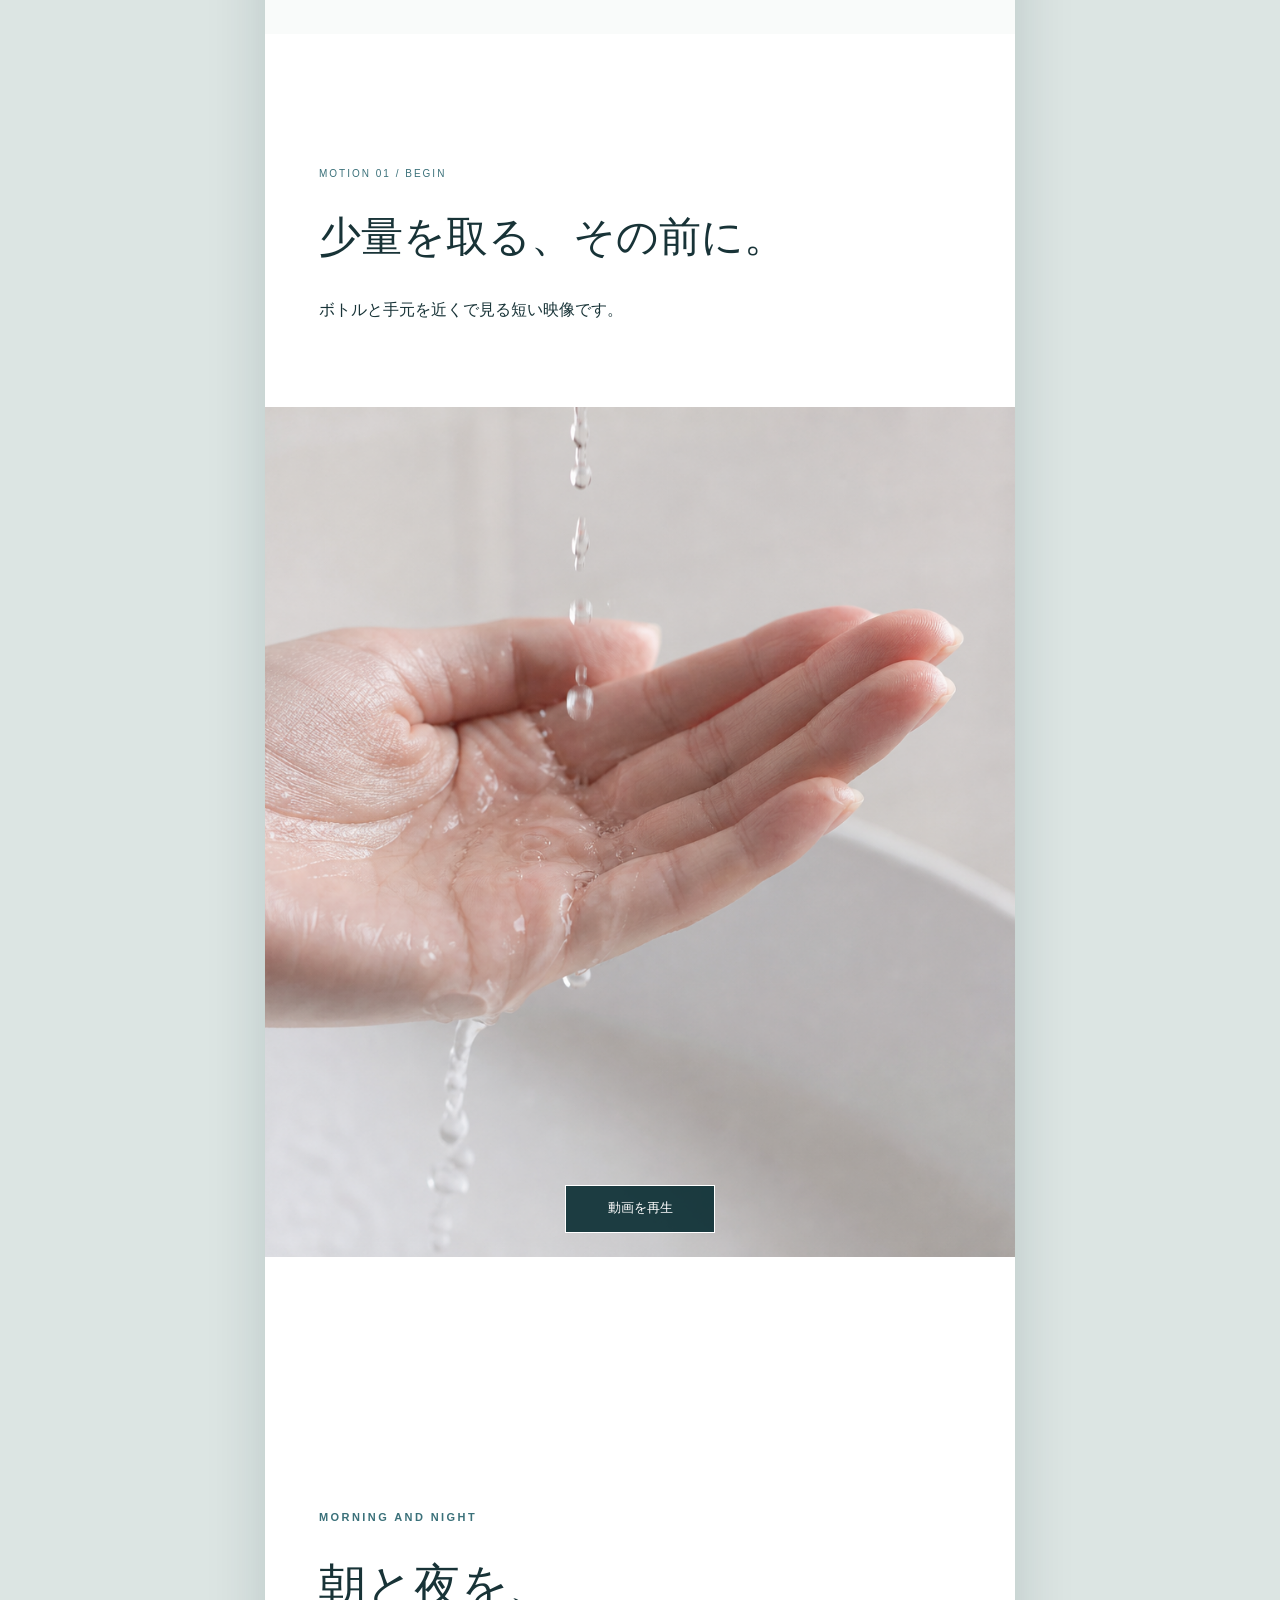
<file: variants/basic/index.html>
<!doctype html>
<html lang="ja">
<head>
  <meta charset="utf-8">
  <meta name="viewport" content="width=device-width,initial-scale=1">
  <title>SUIRO BASIC｜朝と夜、少量を2回</title>
  <meta name="description" content="SUIRO 化粧水 150mL。朝と夜、少量を2回に分けてなじませる使い方を紹介する架空商品のデモページです。">
  <link rel="stylesheet" href="basic.css">
  <script src="basic.js" defer></script>
</head>
<body>
<a class="skip-link" href="#main">本文へ移動</a>
<div class="site-shell" id="top">
  <header class="site-header">
    <a class="wordmark" href="#top" aria-label="SUIRO ページ上部へ">SUIRO</a>
    <p>ESSENCE LOTION / 150mL</p>
    <a class="header-cta" href="#demo">商品情報</a>
  </header>

  <main id="main">
    <section class="hero" aria-labelledby="hero-title">
      <picture>
        <source media="(max-width: 700px)" srcset="assets/hero-mobile.png">
        <img class="hero-image" src="assets/hero-desktop.png" alt="水辺に置かれたSUIRO化粧水のボトル">
      </picture>
      <div class="hero-wash"></div>
      <div class="hero-copy">
        <p class="kicker">SUIRO ESSENCE LOTION</p>
        <h1 id="hero-title"><span>朝と夜、</span><span>肌に向き合うための</span><span>化粧水。</span></h1>
        <p class="hero-lead">水のように軽い使用感。<br>少量ずつ、2回に分けてなじませます。</p>
      </div>
      <div class="hero-product"><img src="assets/product.png" alt="SUIRO 化粧水 150mL"></div>
      <dl class="hero-spec">
        <div><dt>TYPE</dt><dd>化粧水</dd></div><div><dt>VOLUME</dt><dd>150mL</dd></div><div><dt>PRICE</dt><dd>3,520円（税込）</dd></div><div><dt>SCENT</dt><dd>無香料</dd></div>
      </dl>
    </section>

    <aside class="demo-notice" aria-label="デモページについて">
      <b>DEMONSTRATION PAGE</b><p>SUIROは架空商品です。このページから実際に購入することはできません。</p>
    </aside>

    <section class="prologue section-pad" aria-labelledby="prologue-title">
      <div class="section-index">01 <span>DAILY SCENE</span></div>
      <div class="prologue-copy">
        <p class="eyebrow">A QUIET ROUTINE</p>
        <h2 id="prologue-title">一日をはじめる水と、<br>一日を終える水。</h2>
        <p>朝と夜。時間は違っても、SUIROの使い方は同じです。手のひらへ少量を取り、顔へなじませる。その流れをもう一度繰り返します。</p>
      </div>
      <figure class="portrait-figure"><img src="assets/morning-use.png" alt="朝、洗面台で化粧水を手に取る様子"><figcaption>朝も、少量を2回に分けて。</figcaption></figure>
      <div class="routine-ribbon"><span>朝</span><i></i><b>少量</b><i></i><b>なじませる</b><i></i><b>もう一度</b></div>
    </section>

    <section class="offer offer-light">
      <div class="offer-title"><small>PRODUCT INFORMATION</small><h2>SUIRO 化粧水</h2><p>水のように軽い使用感を、朝と夜に。</p></div>
      <img src="assets/product.png" alt="SUIRO 化粧水">
      <dl><div><dt>内容量</dt><dd>150mL</dd></div><div><dt>価格</dt><dd>3,520円（税込）</dd></div><div><dt>香り</dt><dd>無香料</dd></div><div><dt>使い方</dt><dd>少量を2回</dd></div></dl>
      <a class="primary-cta" href="#demo">デモフォームを確認する</a>
      <p class="offer-note">架空商品のため、注文・決済には進みません。</p>
    </section>

    <section class="chapter-door" aria-labelledby="chapter-one">
      <p>CHAPTER 01</p><h2 id="chapter-one">毎日の所作を、<br>ひとつずつ。</h2><span>Confirmed use only</span>
    </section>

    <section class="two-scenes section-pad" aria-label="朝と夜の使用シーン">
      <article class="scene-card scene-morning"><div><p>MORNING / 07:00</p><h2>朝の洗面台で。</h2><p>少量を手に取り、顔へなじませます。続けてもう一度、少量を取ります。</p></div><img src="assets/morning-skin.png" alt="朝の光の中で頬に手を添える人物"></article>
      <article class="scene-card scene-night"><img src="assets/bathroom-hand.png" alt="夜の洗面台で化粧水を使う手元"><div><p>NIGHT / 22:00</p><h2>夜も同じ順番で。</h2><p>朝と同じく、少量を2回に分けてなじませます。</p></div></article>
      <p class="scene-caption">時間帯で手順を変えず、朝と夜に同じ流れを繰り返します。</p>
    </section>

    <section class="offer offer-dark">
      <div class="offer-title"><small>THE SAME ROUTINE, TWICE A DAY</small><h2>朝・夜 / 少量を2回</h2></div>
      <img src="assets/product.png" alt="SUIRO 化粧水">
      <dl><div><dt>商品</dt><dd>SUIRO 化粧水</dd></div><div><dt>内容量</dt><dd>150mL</dd></div><div><dt>価格</dt><dd>3,520円（税込）</dd></div></dl>
      <a class="primary-cta" href="#demo">商品情報を確認する</a><p class="offer-note">このページは非販売のデモです。</p>
    </section>

    <section class="questions section-pad" aria-labelledby="question-title">
      <div class="section-index">02 <span>ROUTINE CHECK</span></div>
      <p class="eyebrow">BEFORE YOU BEGIN</p><h2 id="question-title">一度にまとめるより、<br>二度に分ける。</h2>
      <div class="question-visual"><img src="assets/problem-skin.png" alt="鏡の前で頬に触れる人物"><blockquote>「どのくらい、どの順番で使うか」を、毎日の所作として整理しました。</blockquote></div>
      <ol class="choice-list"><li><span>01</span><div><h3>使うのは、朝と夜。</h3><p>一日の始まりと終わりに使います。</p></div></li><li><span>02</span><div><h3>最初に、少量。</h3><p>手のひらへ少量を取ってなじませます。</p></div></li><li><span>03</span><div><h3>もう一度、少量。</h3><p>同じ流れを2回に分けて行います。</p></div></li></ol>
    </section>

    <section class="fact-board" aria-labelledby="facts-title">
      <p class="eyebrow">ONLY CONFIRMED FACTS</p><h2 id="facts-title">いま、お伝えできること。</h2>
      <div class="fact-grid"><article><b>01</b><span>PRODUCT</span><strong>化粧水</strong></article><article><b>02</b><span>VOLUME</span><strong>150mL</strong></article><article><b>03</b><span>PRICE</span><strong>3,520円<small>（税込）</small></strong></article><article><b>04</b><span>SCENT</span><strong>無香料</strong></article><article><b>05</b><span>WHEN</span><strong>朝・夜</strong></article><article><b>06</b><span>HOW</span><strong>少量を2回</strong></article></div>
      <p class="transparency">このページでは、確認できている商品情報だけを掲載しています。</p>
    </section>

    <section class="offer offer-water">
      <div class="water-back"><img src="assets/water-texture.png" alt="水面のテクスチャー"></div>
      <div class="offer-title"><small>SUIRO ESSENCE LOTION</small><h2>水のように軽い使用感。</h2></div>
      <img src="assets/product.png" alt="SUIRO 化粧水">
      <dl><div><dt>150mL</dt><dd>3,520円（税込）</dd></div><div><dt>無香料</dt><dd>朝・夜</dd></div></dl>
      <a class="primary-cta" href="#demo">デモフォームへ進む</a><p class="offer-note">実購入はできません。</p>
    </section>

    <section class="texture-story section-pad" aria-labelledby="texture-title">
      <div class="section-index">03 <span>TEXTURE &amp; HANDS</span></div>
      <header><p class="eyebrow">WATER-LIKE FEEL</p><h2 id="texture-title">手のひらへ、<br>少量ずつ。</h2><p>水のように軽い使用感の化粧水を、2回に分けてなじませます。</p></header>
      <figure class="texture-wide"><img src="assets/watery-palm.png" alt="手のひらに少量の化粧水を取る様子"><figcaption><b>1</b><span>最初の少量を取る</span></figcaption></figure>
      <figure class="texture-tall"><img src="assets/texture.png" alt="手のひらに化粧水を取った接写"><figcaption><b>2</b><span>顔へなじませる</span></figcaption></figure>
      <div class="texture-words"><p>少量</p><i></i><p>なじませる</p><i></i><p>もう一度</p></div>
    </section>

    <section class="motion-feature motion-one" aria-labelledby="motion-one-title">
      <div class="motion-copy"><p>MOTION 01 / BEGIN</p><h2 id="motion-one-title">少量を取る、その前に。</h2><p>ボトルと手元を近くで見る短い映像です。</p></div>
      <div class="video-frame"><video muted loop playsinline preload="metadata" poster="assets/watery-palm.png" aria-label="ボトルと手元の短い映像"><source src="assets/media/01-pour.mp4" type="video/mp4"></video><button class="motion-play" type="button">動画を再生</button></div>
    </section>

    <section class="routine-bridge section-pad" aria-labelledby="bridge-title">
      <p class="eyebrow">MORNING AND NIGHT</p><h2 id="bridge-title">朝と夜を、<br>ひとつの手順でつなぐ。</h2>
      <div class="clock-pair"><article><span>AM</span><b>朝</b><p>少量 → なじませる<br>もう一度、少量 → なじませる</p></article><i></i><article><span>PM</span><b>夜</b><p>少量 → なじませる<br>もう一度、少量 → なじませる</p></article></div>
      <figure><img src="assets/model.png" alt="朝と夜の時間を静かに過ごす人物のイメージ"><figcaption>朝も夜も、同じ4つの動作。</figcaption></figure>
    </section>

    <section class="motion-feature motion-two" aria-labelledby="motion-two-title">
      <div class="motion-copy"><p>MOTION 02 / TRANSITION</p><h2 id="motion-two-title">いつもの場所で。</h2><p>朝と夜のルーティンをつなぐ短い映像です。</p></div>
      <div class="video-frame landscape"><video muted loop playsinline preload="metadata" poster="assets/hero-desktop.png" aria-label="朝と夜のルーティン映像"><source src="assets/media/02-routine.mp4" type="video/mp4"></video><button class="motion-play" type="button">動画を再生</button></div>
    </section>

    <section class="chapter-door chapter-two" aria-labelledby="chapter-two-title"><p>CHAPTER 02</p><h2 id="chapter-two-title">少量を2回。<br>4つの動作。</h2><span>HOW TO / STEP BY STEP</span></section>

    <section class="howto-intro section-pad" aria-labelledby="howto-title">
      <div class="section-index">04 <span>HOW TO USE</span></div><p class="eyebrow">FOUR ACTIONS</p><h2 id="howto-title">一度にまとめず、<br>同じ流れをもう一度。</h2>
      <ol class="step-overview"><li><b>1</b><span>少量を取る</span></li><li><b>2</b><span>なじませる</span></li><li><b>3</b><span>もう一度取る</span></li><li><b>4</b><span>なじませる</span></li></ol>
      <p class="howto-note">以下の映像は、確認済みの使い方の所作を示すデモ素材です。</p>
    </section>

    <section class="offer offer-light compact-offer"><div class="offer-title"><small>BEFORE THE ROUTINE</small><h2>SUIRO 化粧水</h2></div><img src="assets/product.png" alt="SUIRO 化粧水"><dl><div><dt>使う時間</dt><dd>朝・夜</dd></div><div><dt>使い方</dt><dd>少量を2回</dd></div></dl><a class="primary-cta" href="#demo">商品情報を確認する</a><p class="offer-note">非送信のデモフォームです。</p></section>

    <section class="steps" aria-label="使い方の映像">
      <article class="step"><div class="step-heading"><span>STEP 1 / FIRST</span><b>01</b><h2>最初の少量を、<br>手のひらへ。</h2><p>まず、少量を手に取ります。</p></div><div class="video-frame"><video muted loop playsinline preload="metadata" poster="assets/watery-palm.png" aria-label="最初の少量を取る映像"><source src="assets/media/03-first-dose.mp4" type="video/mp4"></video><button class="motion-play" type="button">動画を再生</button></div></article>
      <article class="step alt"><div class="video-frame"><video muted loop playsinline preload="metadata" poster="assets/morning-use.png" aria-label="最初の少量を顔へなじませる映像"><source src="assets/media/04-first-press.mp4" type="video/mp4"></video><button class="motion-play" type="button">動画を再生</button></div><div class="step-heading"><span>STEP 1 / PRESS</span><b>02</b><h2>顔へ、<br>なじませる。</h2><p>手のひらで顔へなじませます。</p></div></article>
      <article class="step"><div class="step-heading"><span>STEP 2 / AGAIN</span><b>03</b><h2>もう一度、<br>少量を取る。</h2><p>2回目も少量を手に取ります。</p></div><div class="video-frame"><video muted loop playsinline preload="metadata" poster="assets/texture.png" aria-label="2回目の少量を取る映像"><source src="assets/media/05-second-dose.mp4" type="video/mp4"></video><button class="motion-play" type="button">動画を再生</button></div></article>
      <article class="step alt"><div class="video-frame"><video muted loop playsinline preload="metadata" poster="assets/bathroom-hand.png" aria-label="2回目を顔へなじませる映像"><source src="assets/media/06-second-press.mp4" type="video/mp4"></video><button class="motion-play" type="button">動画を再生</button></div><div class="step-heading"><span>STEP 2 / PRESS</span><b>04</b><h2>同じように、<br>なじませる。</h2><p>2回目も顔へなじませます。</p></div></article>
      <article class="step"><div class="step-heading"><span>FINISH / HANDS</span><b>05</b><h2>手のひらで、<br>動作を終える。</h2><p>少量を2回に分ける一連の所作が完了します。</p></div><div class="video-frame"><video muted loop playsinline preload="metadata" poster="assets/morning-skin.png" aria-label="手のひらでなじませる映像"><source src="assets/media/07-finish.mp4" type="video/mp4"></video><button class="motion-play" type="button">動画を再生</button></div></article>
      <article class="step alt final-step"><div class="video-frame"><video muted loop playsinline preload="metadata" poster="assets/hero-mobile.png" aria-label="夜の使用を終える映像"><source src="assets/media/08-night.mp4" type="video/mp4"></video><button class="motion-play" type="button">動画を再生</button></div><div class="step-heading"><span>NIGHT / COMPLETE</span><b>06</b><h2>夜も、<br>同じ手順で。</h2><p>朝と夜に同じ流れを行います。</p></div></article>
    </section>

    <section class="after-routine section-pad" aria-labelledby="after-title">
      <div class="section-index">05 <span>AFTER THE ROUTINE</span></div><p class="eyebrow">A SIMPLE RECAP</p><h2 id="after-title">覚えることは、<br>4つの動作だけ。</h2>
      <div class="recap-grid"><article><span>朝</span><b>少量</b><b>なじませる</b><b>もう一度</b></article><article><span>夜</span><b>少量</b><b>なじませる</b><b>もう一度</b></article></div>
      <figure><img src="assets/morning-use.png" alt="化粧水を使い終えた朝の洗面台の様子"><figcaption>毎日の時間に、同じ順番を。</figcaption></figure>
    </section>

    <section class="offer offer-dark"><div class="offer-title"><small>ROUTINE COMPLETE</small><h2>朝と夜、少量を2回。</h2></div><img src="assets/product.png" alt="SUIRO 化粧水"><dl><div><dt>化粧水</dt><dd>150mL</dd></div><div><dt>価格</dt><dd>3,520円（税込）</dd></div><div><dt>香り</dt><dd>無香料</dd></div></dl><a class="primary-cta" href="#demo">デモフォームへ進む</a><p class="offer-note">注文は送信されません。</p></section>

    <section class="details-motion" aria-labelledby="details-motion-title">
      <div class="details-copy"><p>MOTION 09 / DETAILS</p><h2 id="details-motion-title">ボトルの外観を、<br>もう一度。</h2><p>商品外観を確認するための短い映像です。</p></div>
      <div class="video-frame landscape"><video muted loop playsinline preload="metadata" poster="assets/product.png" aria-label="SUIROボトル外観の映像"><source src="assets/media/09-details.mp4" type="video/mp4"></video><button class="motion-play" type="button">動画を再生</button></div>
    </section>

    <section class="product-spec section-pad" aria-labelledby="spec-title">
      <div class="section-index">06 <span>PRODUCT SPECIFICATION</span></div><p class="eyebrow">CONFIRMED INFORMATION</p><h2 id="spec-title">商品情報</h2>
      <div class="spec-layout"><div class="spec-product"><img src="assets/product.png" alt="SUIRO 化粧水 150mL"><p>SUIRO<br>ESSENCE LOTION</p></div><dl class="spec-table"><div><dt>商品名</dt><dd>SUIRO 化粧水</dd></div><div><dt>商品種別</dt><dd>化粧水</dd></div><div><dt>内容量</dt><dd>150mL</dd></div><div><dt>価格</dt><dd>3,520円（税込）</dd></div><div><dt>香り</dt><dd>無香料</dd></div><div><dt>使用タイミング</dt><dd>朝・夜</dd></div><div><dt>使用方法</dt><dd>少量を2回に分けてなじませる</dd></div></dl></div>
      <aside class="unknowns"><h3>このページについて</h3><p>SUIROは架空商品です。実際の販売に必要な情報と申込先は設定されていません。</p><p>そのため、このページでは注文を受け付けません。</p></aside>
    </section>

    <section class="faq section-pad" aria-labelledby="faq-title"><div class="section-index">07 <span>QUESTIONS</span></div><p class="eyebrow">FAQ</p><h2 id="faq-title">確認できる範囲で、<br>お答えします。</h2><details open><summary>いつ使いますか。</summary><p>朝と夜に使います。</p></details><details><summary>どのように使いますか。</summary><p>少量を2回に分けてなじませます。</p></details><details><summary>使用感はどのようなものですか。</summary><p>水のように軽い使用感です。</p></details><details><summary>香りはありますか。</summary><p>無香料です。</p></details><details><summary>価格と内容量を教えてください。</summary><p>150mL、3,520円（税込）です。</p></details><details><summary>このページから購入できますか。</summary><p>購入できません。SUIROは架空商品で、このページはデザイン確認用のデモです。</p></details></section>

    <section class="final-product" aria-labelledby="final-title"><div class="final-image"><img src="assets/product.png" alt="SUIRO 化粧水"></div><div class="final-copy"><p>SUIRO ESSENCE LOTION</p><h2 id="final-title">朝と夜、<br>少量を2回。</h2><dl><div><dt>150mL</dt><dd>3,520円（税込）</dd></div><div><dt>無香料</dt><dd>水のように軽い使用感</dd></div></dl><a class="primary-cta" href="#demo">申込デモを確認する</a><small>架空商品のため実際には購入できません。</small></div></section>

    <section class="demo-form" id="demo" aria-labelledby="demo-title">
      <div class="demo-heading"><p>ORDER FORM / DEMO</p><h2 id="demo-title">申込画面のデモ</h2><strong>入力内容は送信されません</strong><span>SUIROは架空商品で、注文・決済・個人情報の保存は行いません。</span></div>
      <form id="demo-form" novalidate>
        <div class="order-summary"><img src="assets/product.png" alt=""><div><b>SUIRO 化粧水</b><span>150mL / 無香料</span><strong>3,520円（税込）</strong></div></div>
        <fieldset><legend>デモ入力</legend><label for="quantity">数量（デモ）</label><select id="quantity" name="quantity"><option>1</option><option>2</option></select><label for="name">お名前（デモ）</label><input id="name" name="name" autocomplete="off" placeholder="例：水路 花子"><label for="email">メールアドレス（デモ）</label><input id="email" name="email" type="email" autocomplete="off" placeholder="example@example.jp"><label class="agreement"><input type="checkbox" name="agreement"><span>これは購入できないデモ画面であることを確認しました。</span></label></fieldset>
        <button type="submit">デモ内容を確認する</button><p>送信先は設定されていません。入力内容はブラウザ内でも保存しません。</p>
      </form>
    </section>
  </main>

  <footer><a class="wordmark" href="#top">SUIRO</a><p>架空商品のデザイン確認用ページ</p><nav aria-label="フッター"><a href="#top">ページ上部へ</a><a href="#spec-title">商品情報</a><a href="#demo">申込デモ</a></nav><small>© SUIRO DEMONSTRATION</small></footer>
</div>
<dialog id="demo-dialog" aria-labelledby="dialog-title"><button class="dialog-close" type="button" aria-label="閉じる">×</button><p>SUIRO ORDER DEMO</p><h2 id="dialog-title">デモ内容を確認しました</h2><p>注文や情報送信は行われていません。入力内容は保存されません。</p><button class="dialog-ok" type="button">閉じる</button></dialog>
</body>
</html>
</file>
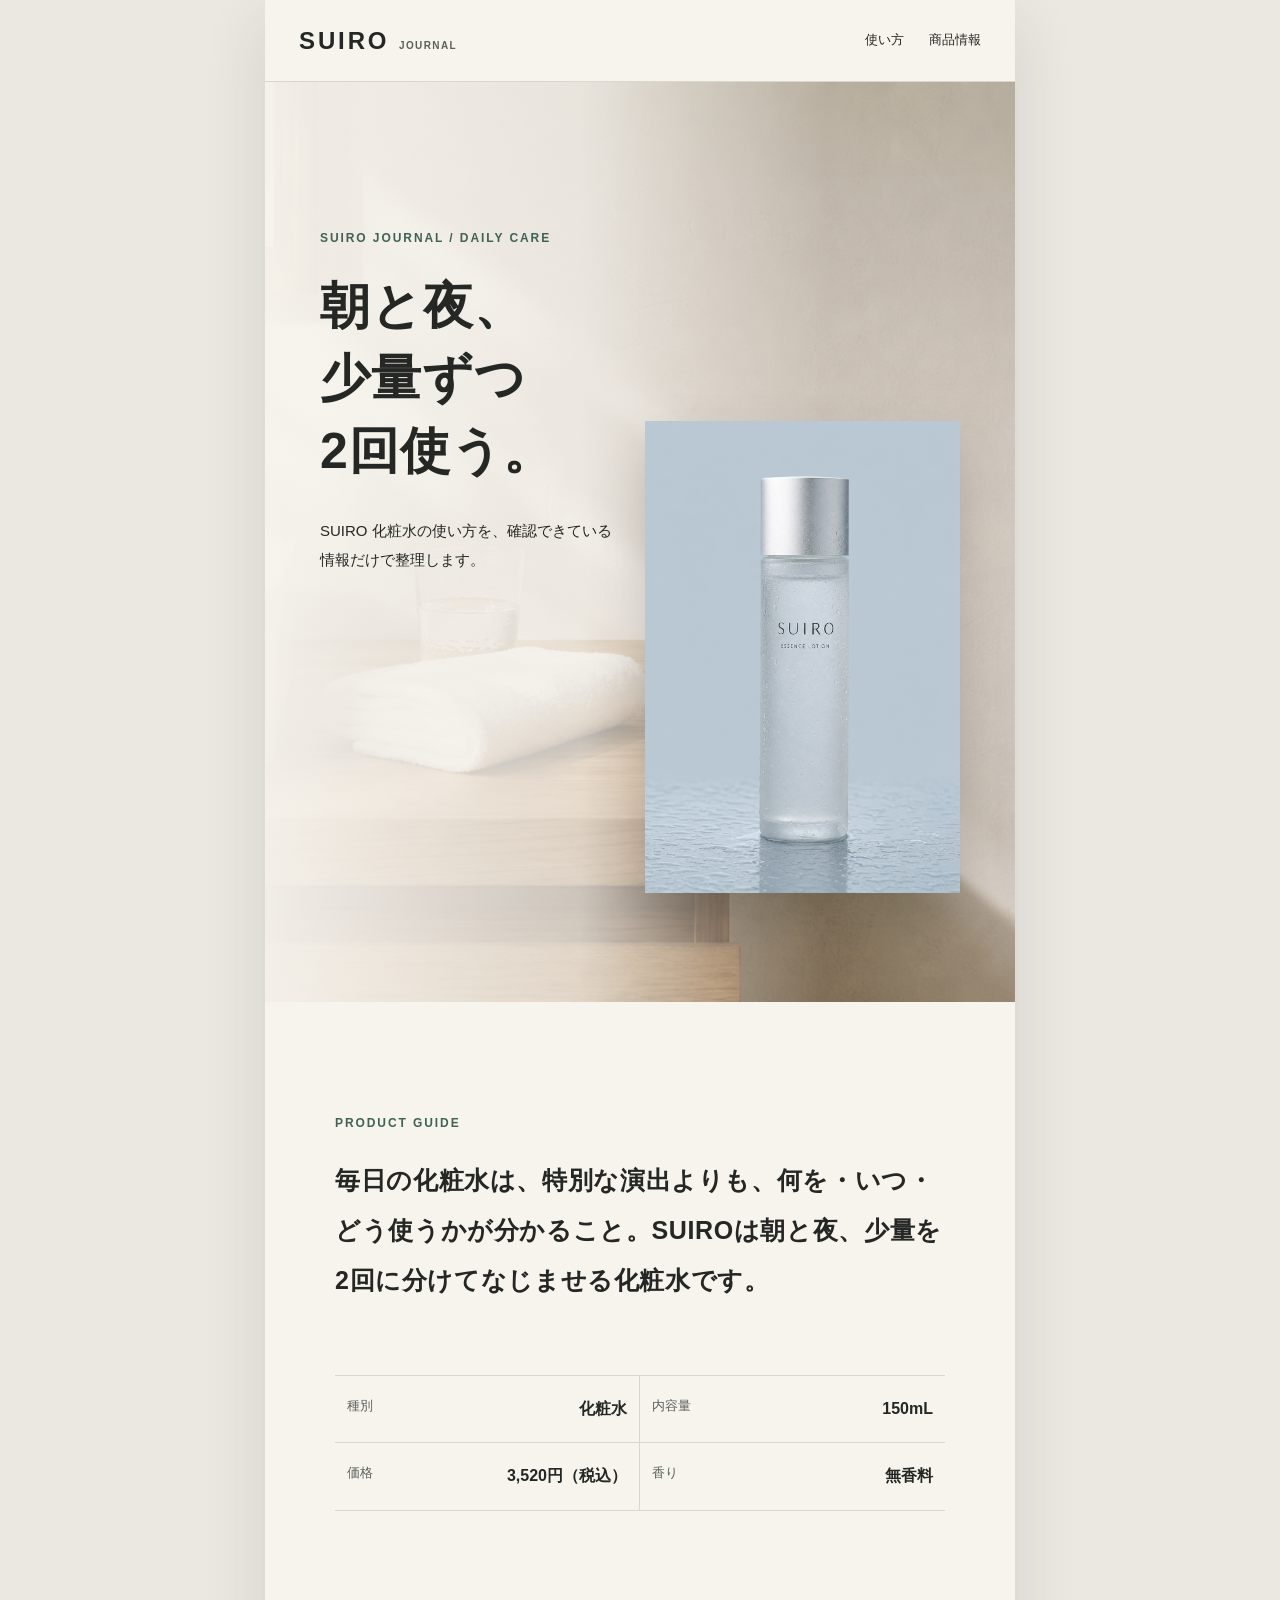
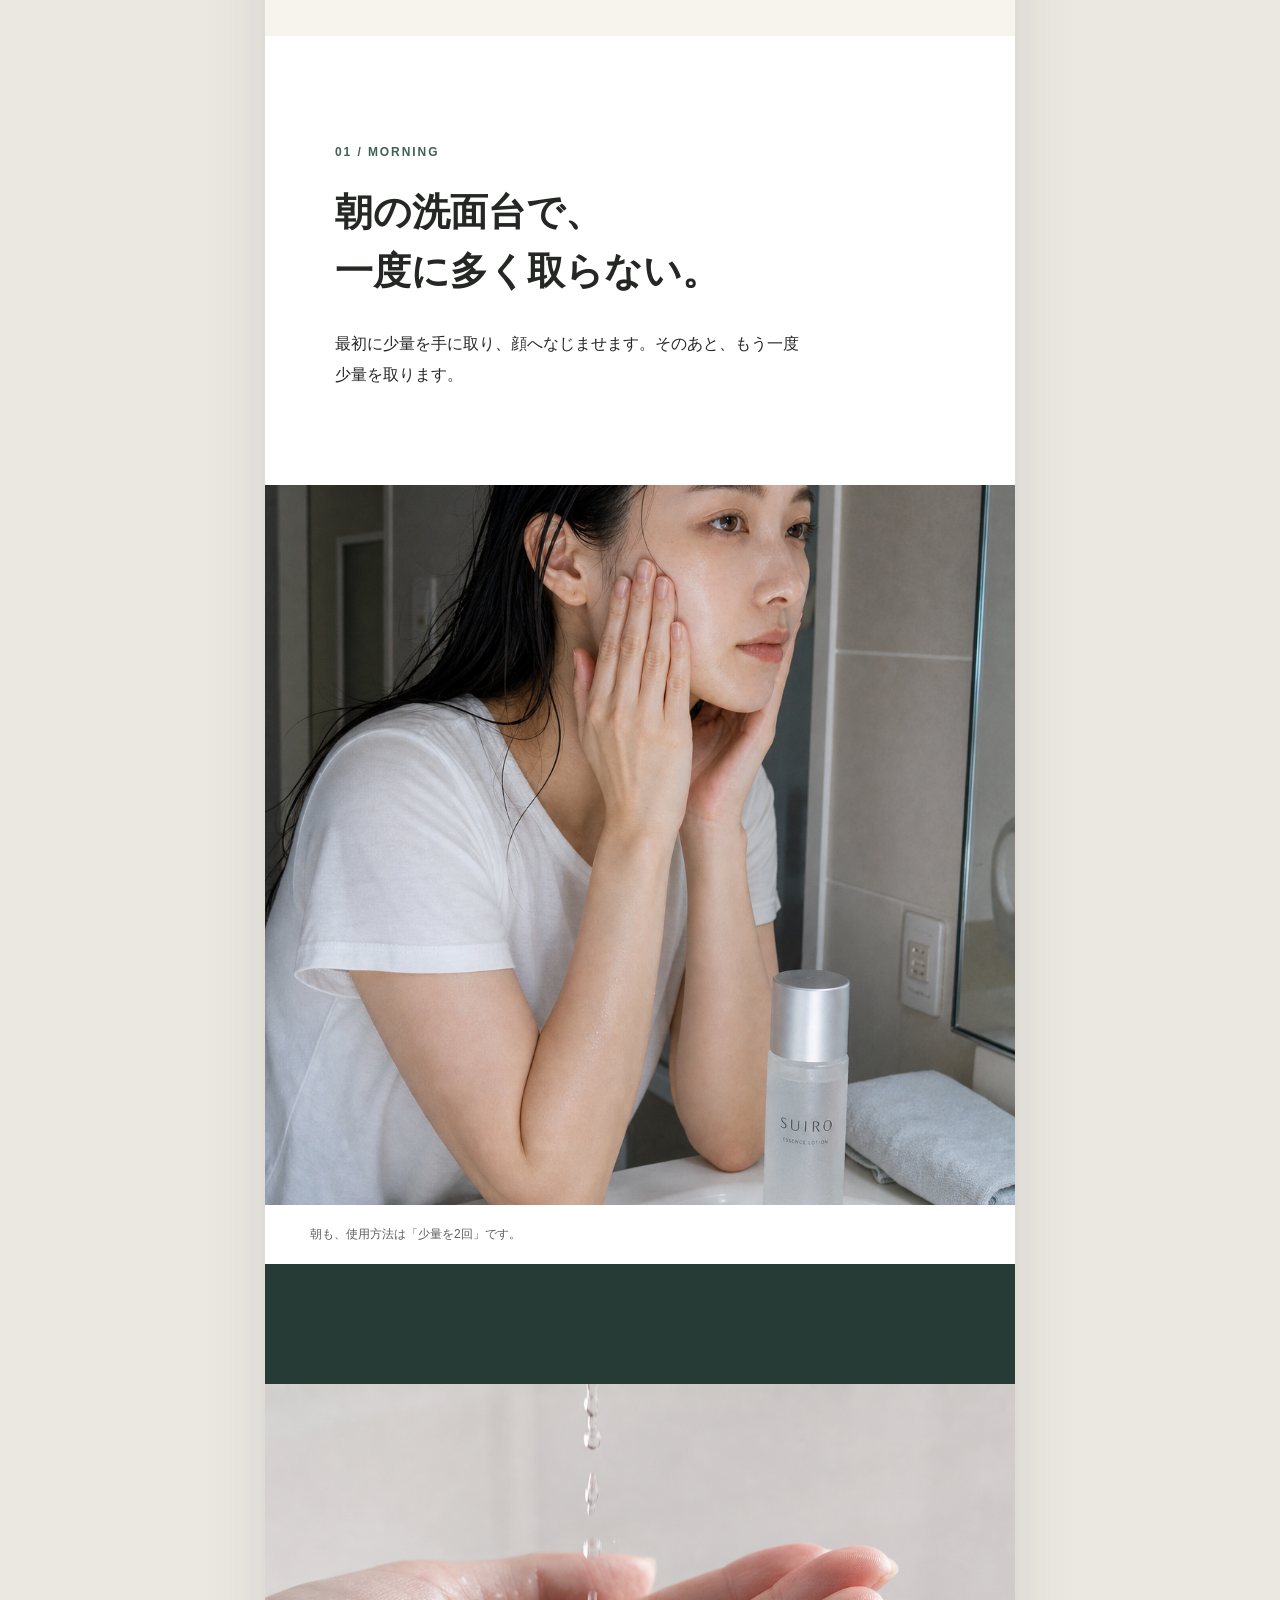
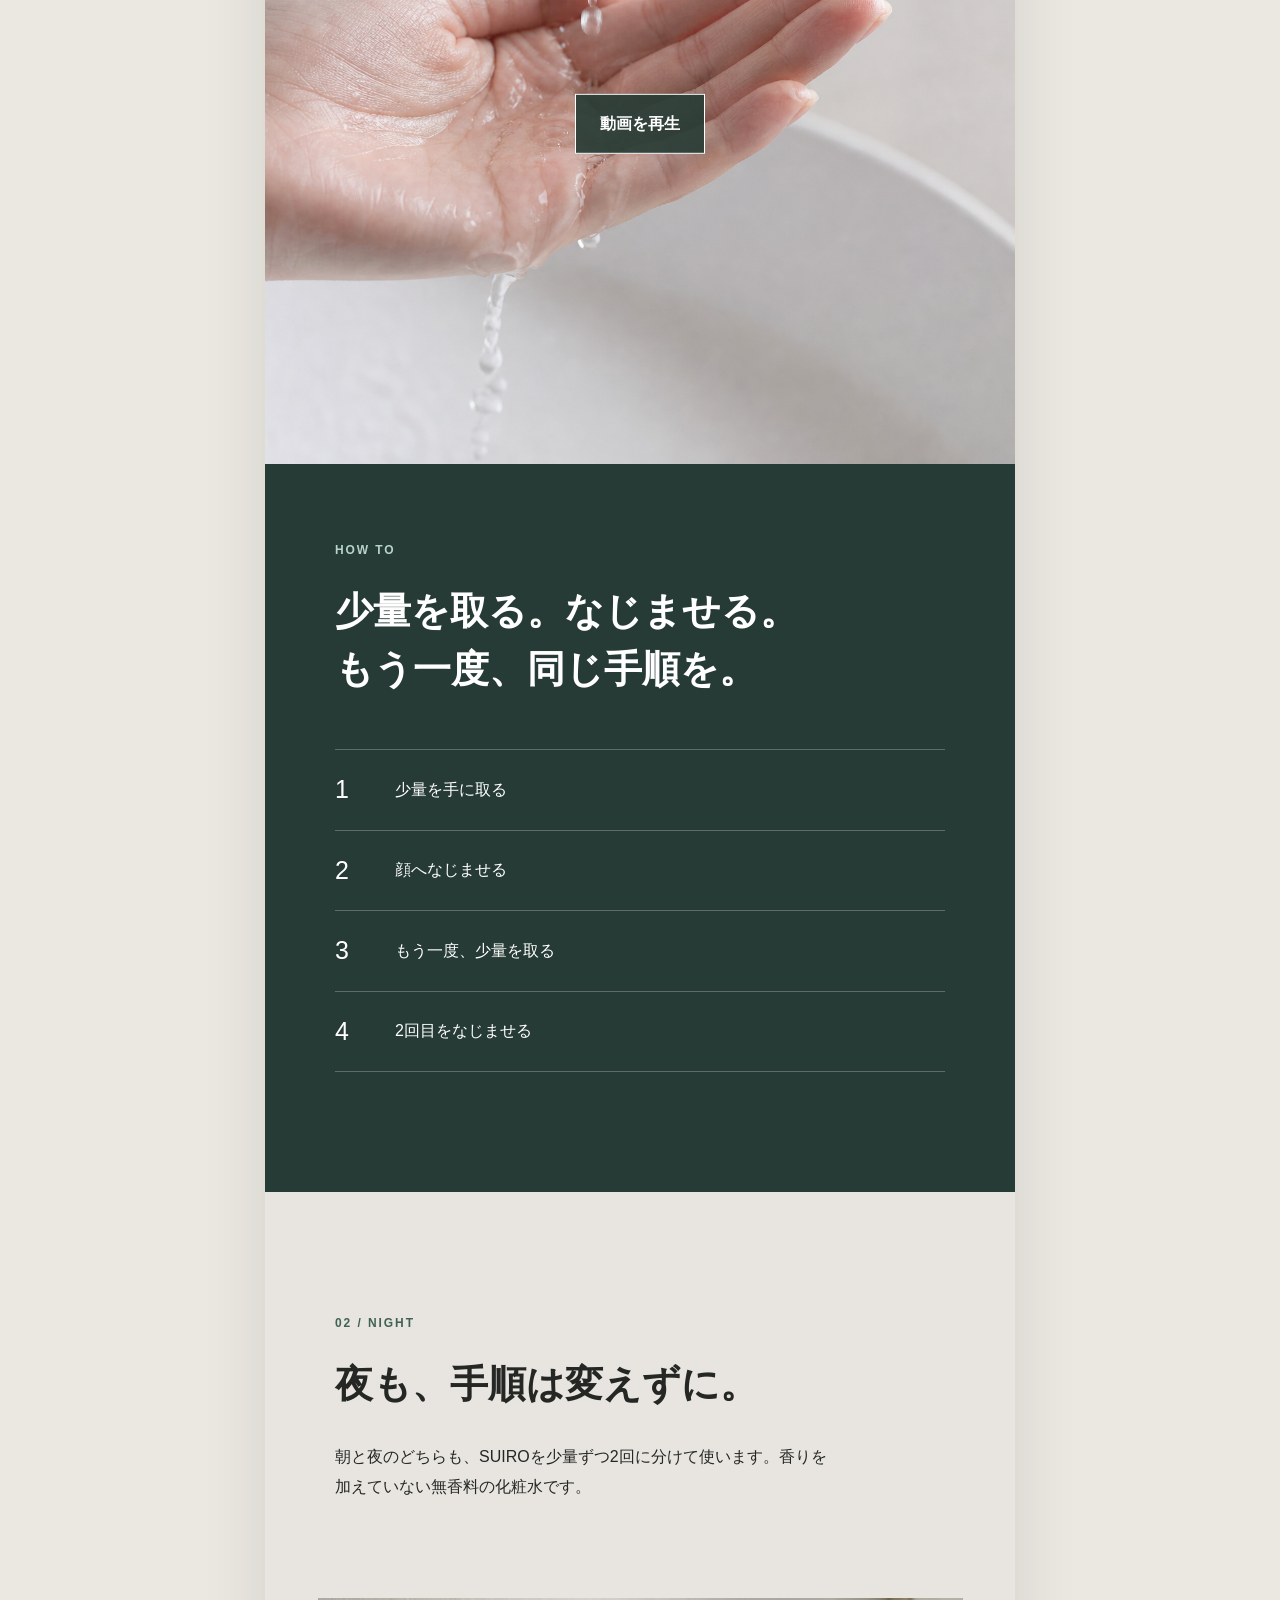
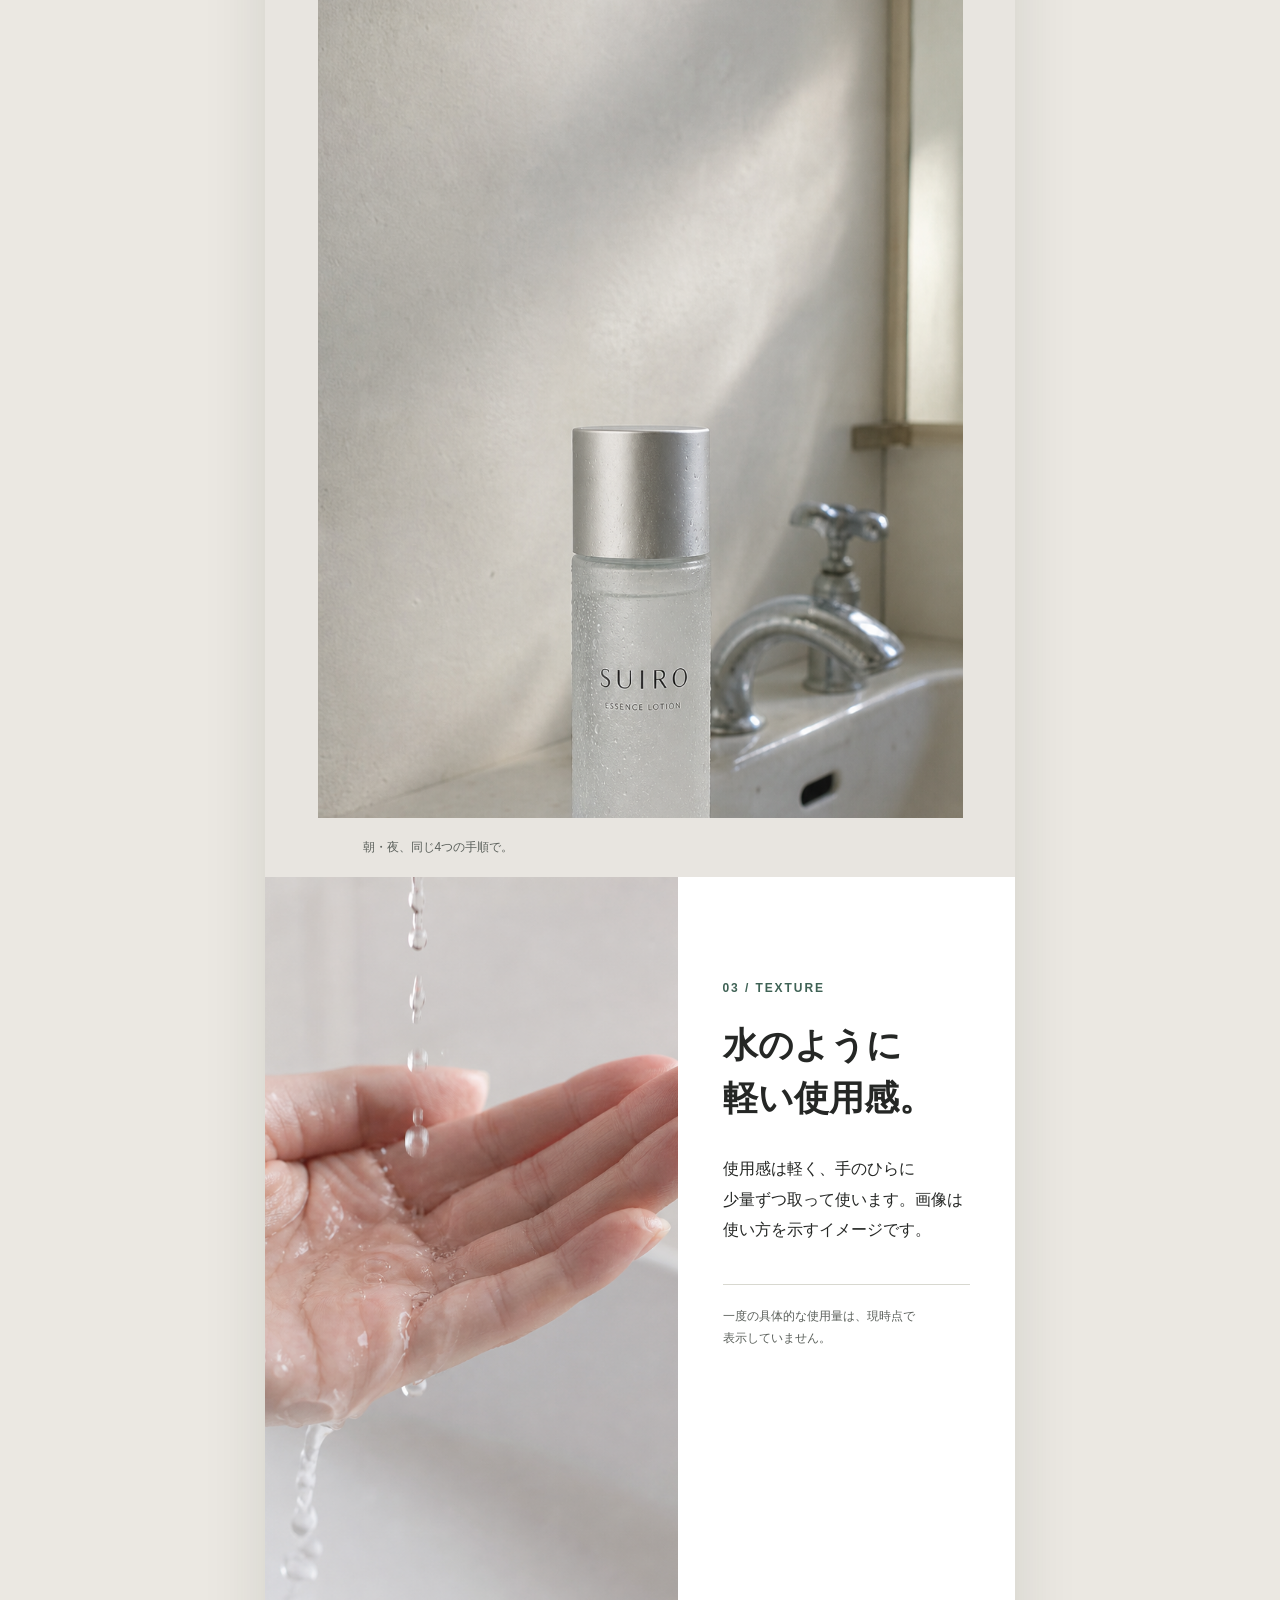
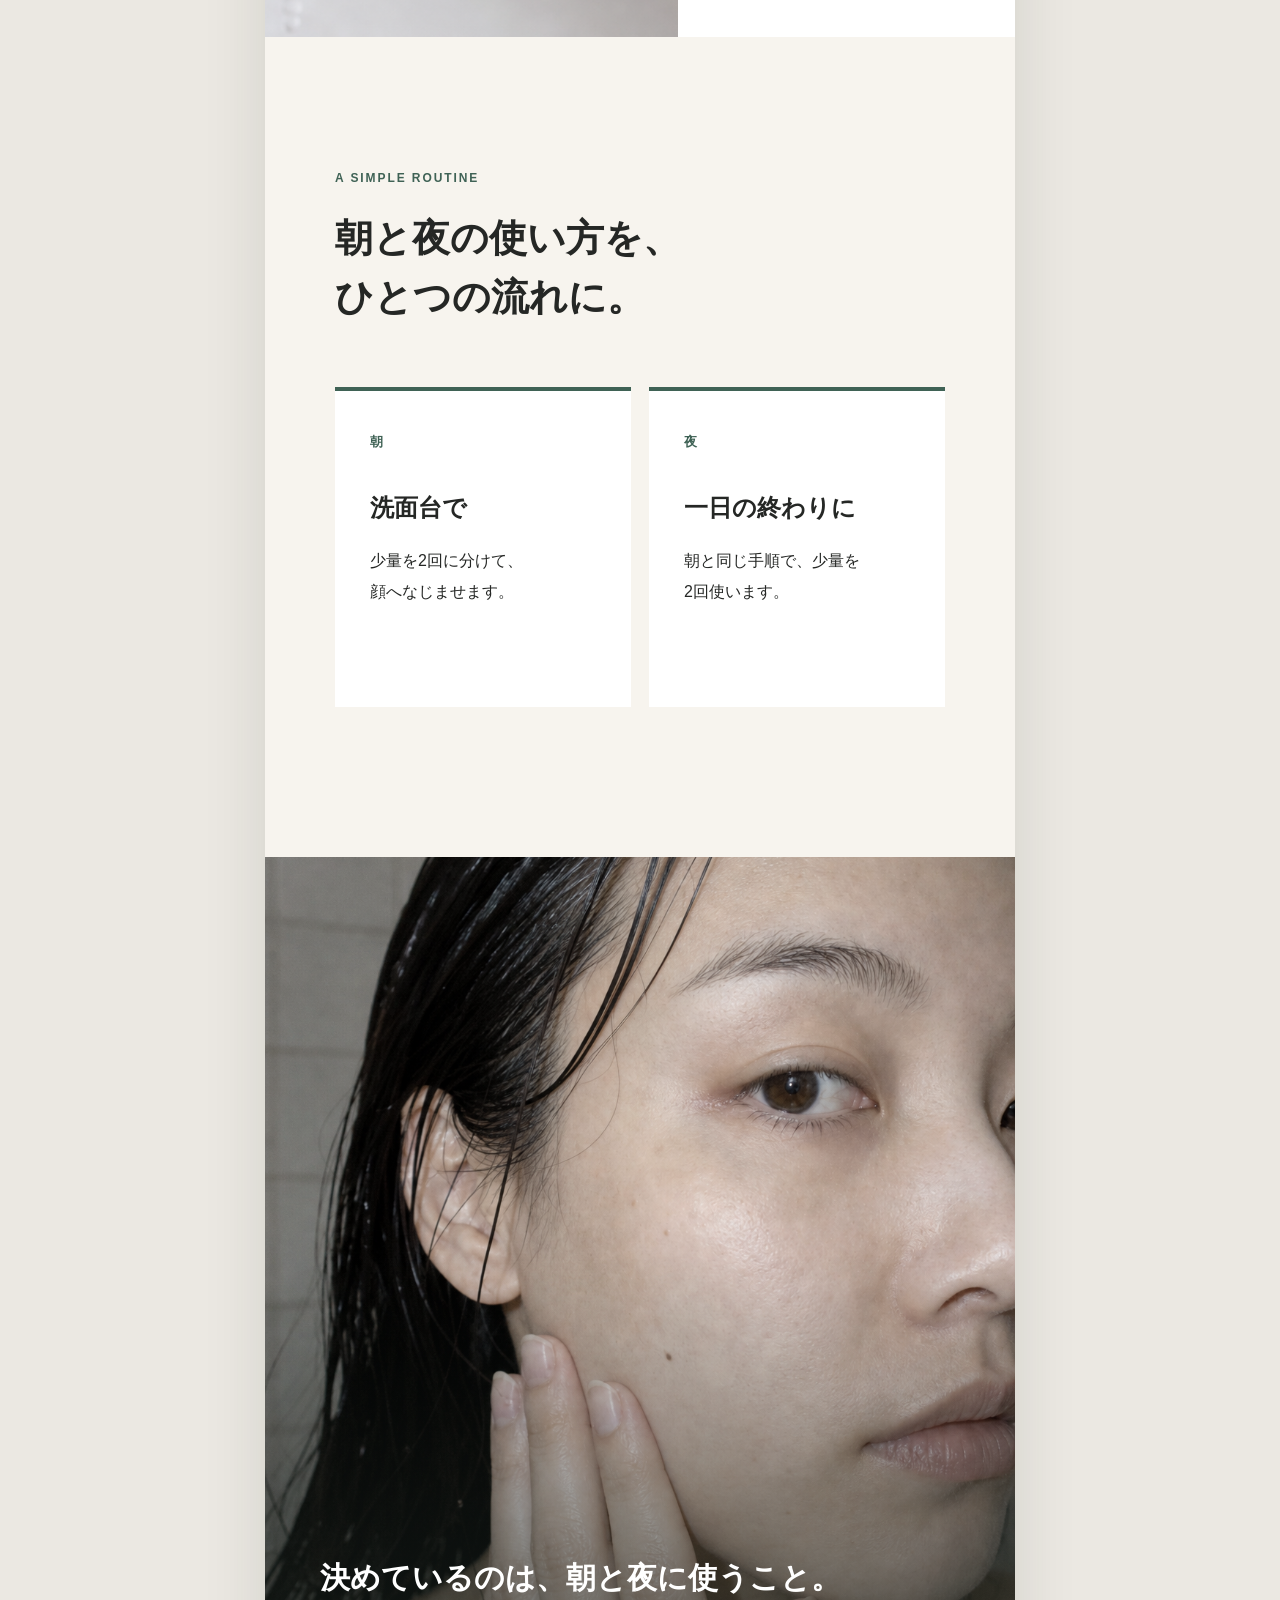
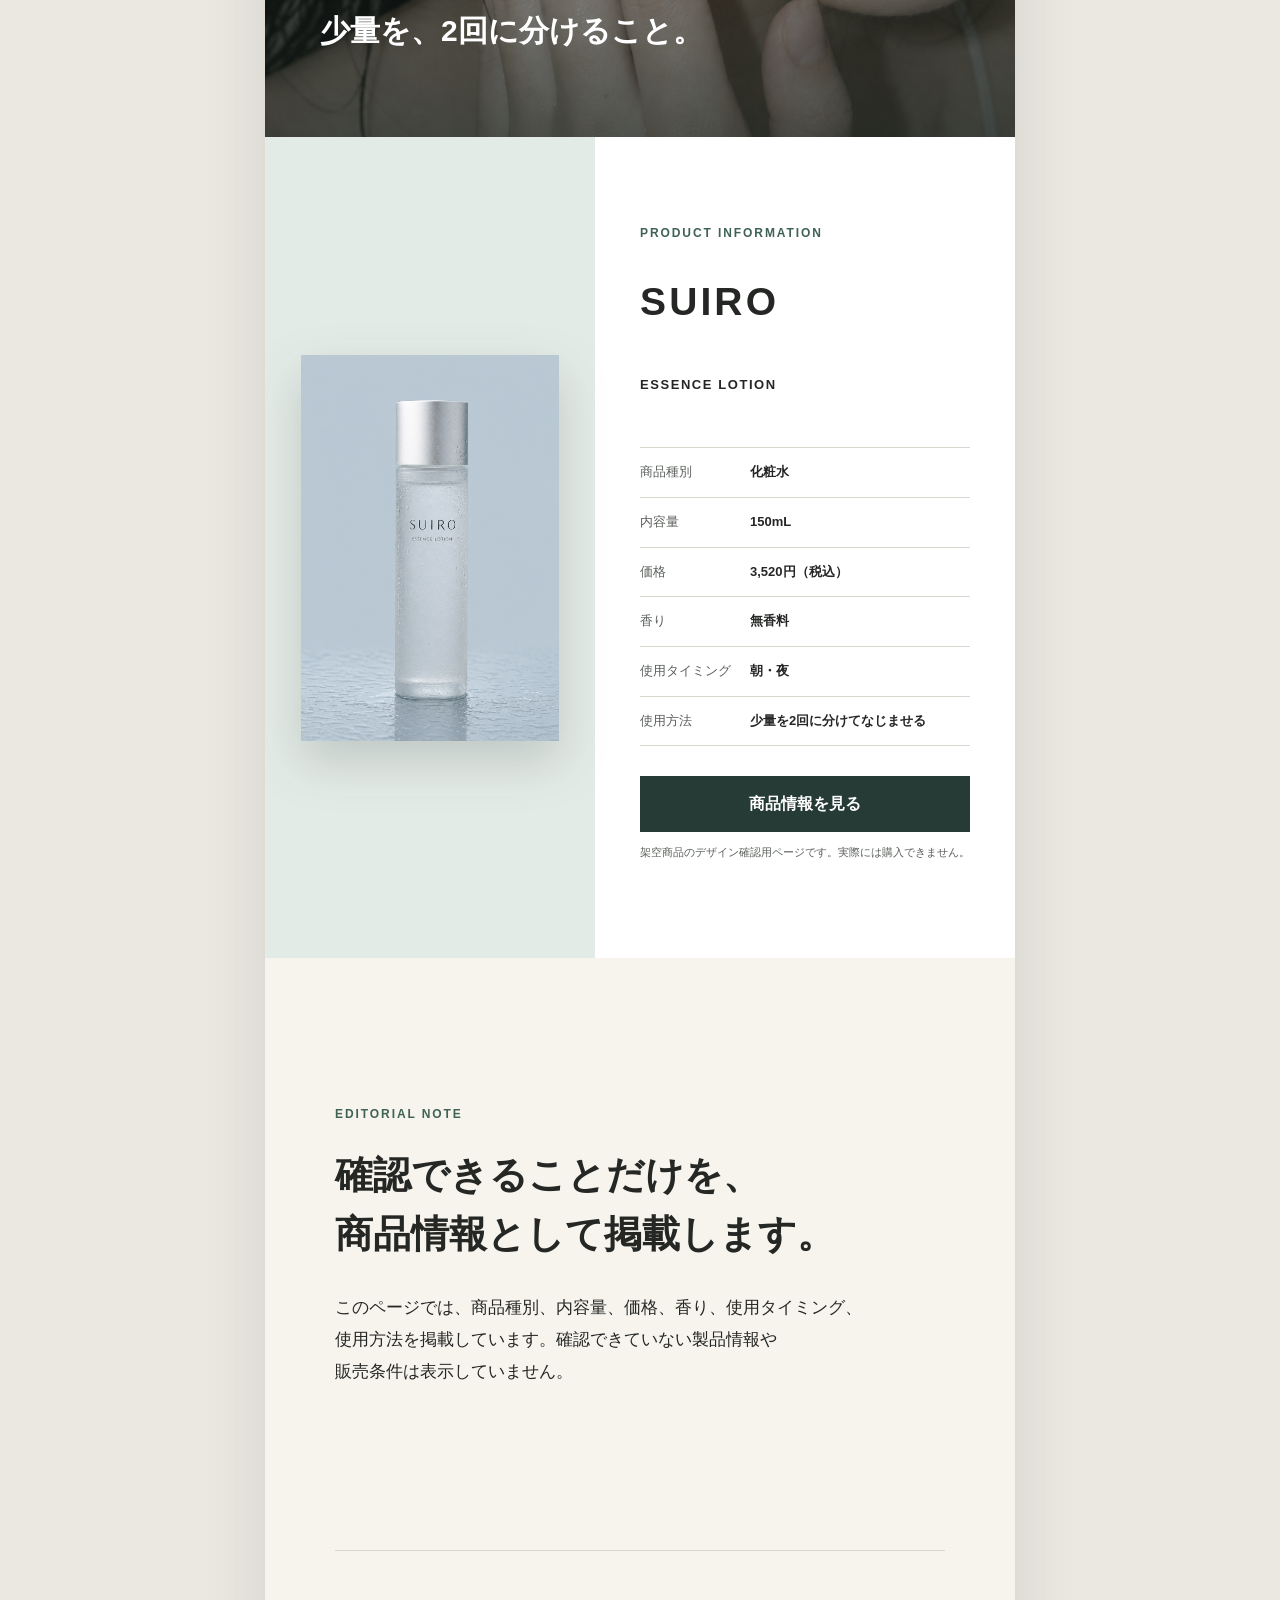
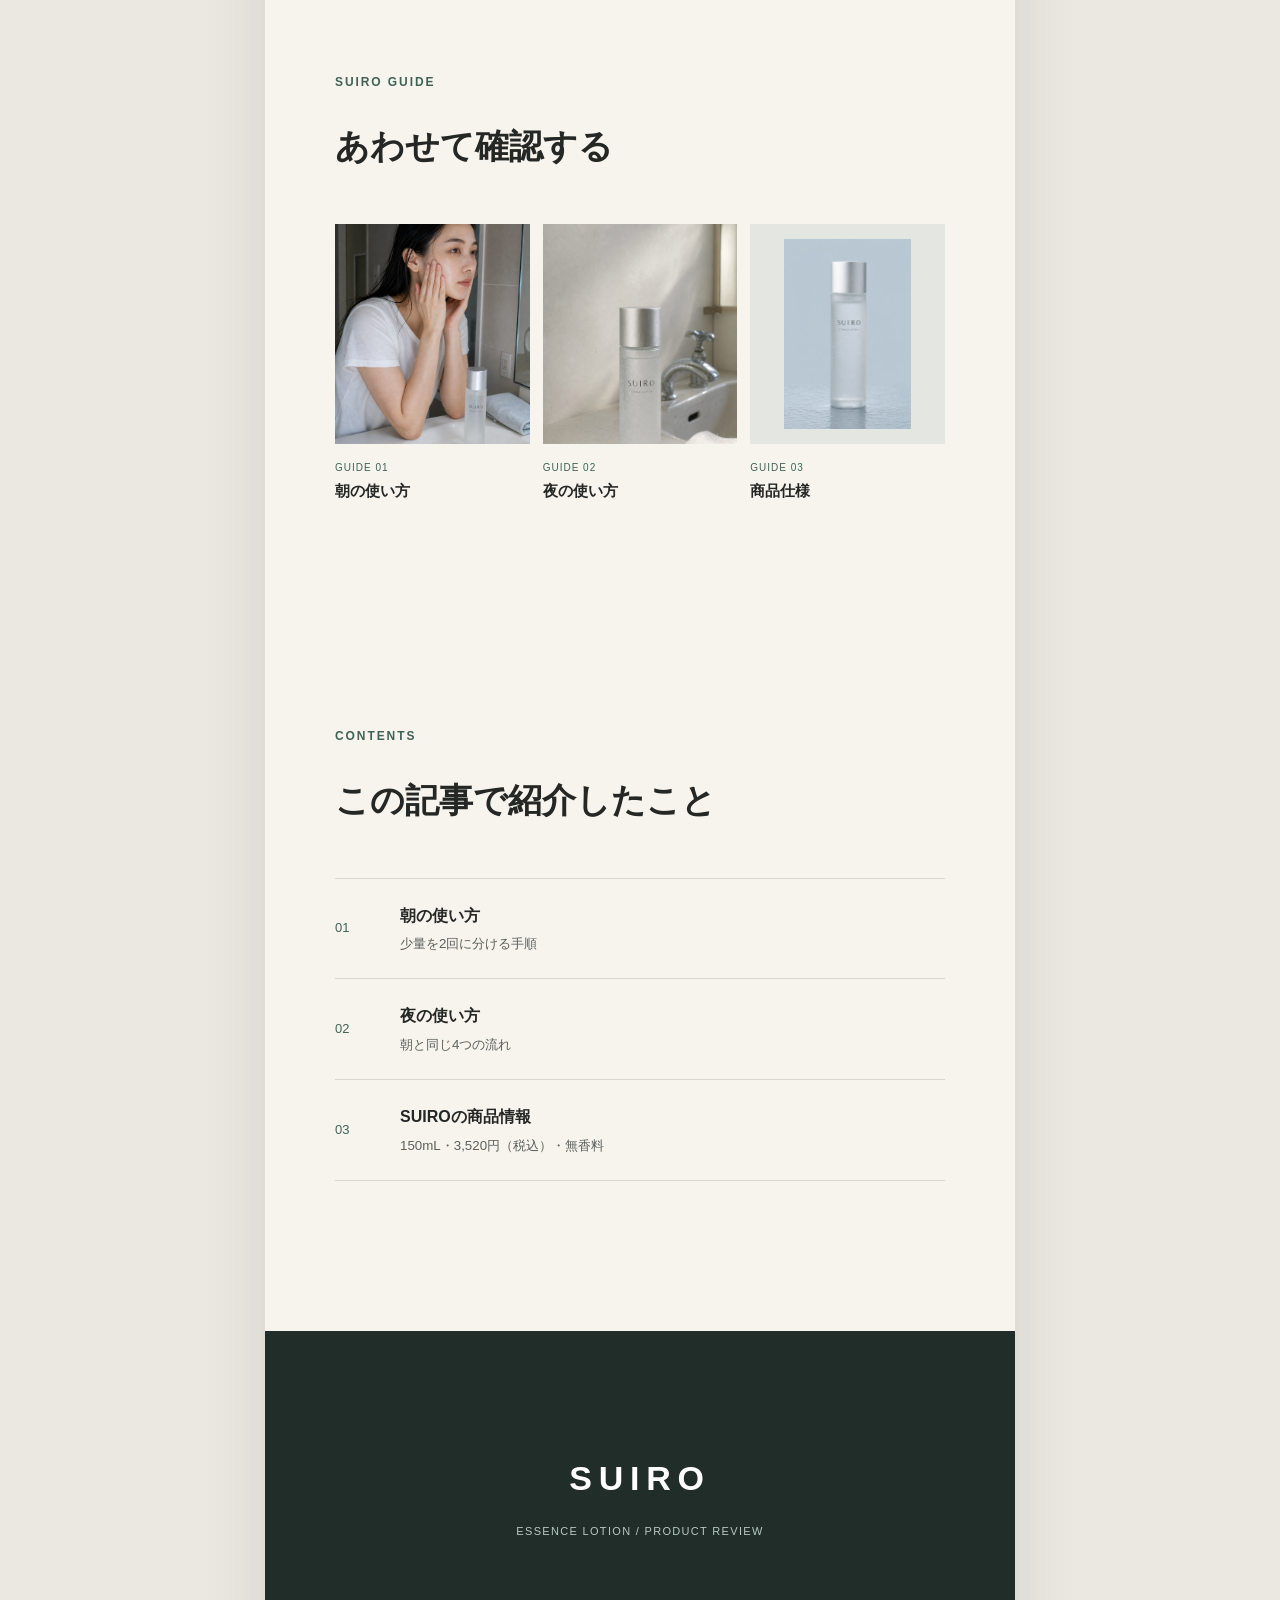
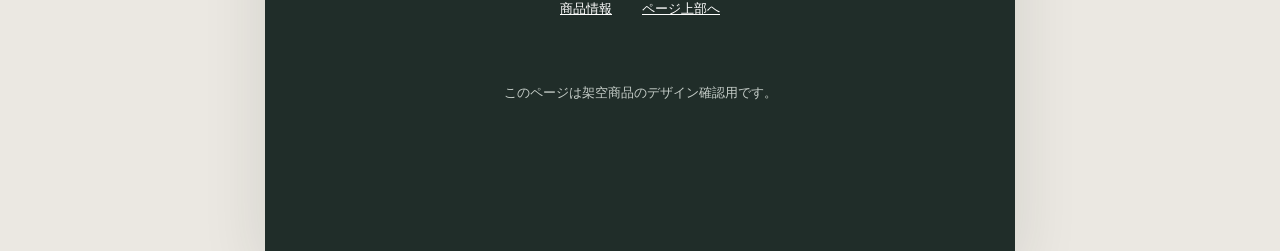
<file: variants/campaign/index.html>
<!doctype html>
<html lang="ja">
<head>
  <meta charset="utf-8">
  <meta name="viewport" content="width=device-width,initial-scale=1">
  <title>朝と夜、少量ずつ2回使う｜SUIRO JOURNAL</title>
  <meta name="description" content="SUIRO 化粧水の確認済み仕様と、朝・夜の使い方を紹介する編集記事です。">
  <link rel="stylesheet" href="campaign.css">
  <script src="campaign.js" defer></script>
</head>
<body>
<a class="skip" href="#content">本文へ移動</a>
<div class="page-shell">
  <header class="site-header">
    <a class="brand" href="#top" aria-label="SUIRO JOURNAL トップ">SUIRO <span>JOURNAL</span></a>
    <nav aria-label="ページ内メニュー"><a href="#story">使い方</a><a href="#product">商品情報</a></nav>
  </header>

  <main id="content">
    <article>
      <section class="hero" id="top">
        <img class="hero-bg" src="assets/hero-washstand.png" alt="朝の光が入る洗面台">
        <img class="hero-product" src="assets/product.png" alt="SUIRO エッセンスローション 150mL">
        <div class="hero-copy">
          <p class="category">SUIRO JOURNAL / DAILY CARE</p>
          <h1><span>朝と夜、</span><span>少量ずつ</span><span>2回使う。</span></h1>
          <p>SUIRO 化粧水の使い方を、確認できている情報だけで整理します。</p>
        </div>
      </section>

      <section class="lead article-narrow">
        <p class="date">PRODUCT GUIDE</p>
        <p class="lead-copy">毎日の化粧水は、特別な演出よりも、何を・いつ・どう使うかが分かること。SUIROは朝と夜、少量を2回に分けてなじませる化粧水です。</p>
        <dl class="fact-line">
          <div><dt>種別</dt><dd>化粧水</dd></div>
          <div><dt>内容量</dt><dd>150mL</dd></div>
          <div><dt>価格</dt><dd>3,520円（税込）</dd></div>
          <div><dt>香り</dt><dd>無香料</dd></div>
        </dl>
      </section>

      <section class="chapter" id="story">
        <div class="chapter-head article-narrow">
          <p>01 / MORNING</p>
          <h2>朝の洗面台で、<br>一度に多く取らない。</h2>
          <p>最初に少量を手に取り、顔へなじませます。そのあと、もう一度少量を取ります。</p>
        </div>
        <figure class="wide-photo"><img src="assets/morning-use.png" alt="朝の洗面台で化粧水を使う場面"><figcaption>朝も、使用方法は「少量を2回」です。</figcaption></figure>
      </section>

      <section class="motion-section">
        <div class="motion-frame">
          <video muted loop playsinline preload="metadata" poster="assets/watery-palm.png" aria-label="SUIRO 化粧水を手に取る短い映像">
            <source src="media/howto.mp4" type="video/mp4">
          </video>
          <button class="motion-play" type="button" hidden>動画を再生</button>
        </div>
        <div class="motion-note article-narrow">
          <p>HOW TO</p>
          <h2>少量を取る。なじませる。<br>もう一度、同じ手順を。</h2>
          <ol><li><b>1</b><span>少量を手に取る</span></li><li><b>2</b><span>顔へなじませる</span></li><li><b>3</b><span>もう一度、少量を取る</span></li><li><b>4</b><span>2回目をなじませる</span></li></ol>
        </div>
      </section>

      <section class="chapter night">
        <div class="chapter-head article-narrow">
          <p>02 / NIGHT</p>
          <h2>夜も、手順は変えずに。</h2>
          <p>朝と夜のどちらも、SUIROを少量ずつ2回に分けて使います。香りを加えていない無香料の化粧水です。</p>
        </div>
        <figure class="portrait-photo"><img src="assets/night-use.png" alt="夜のケアをイメージした静かな室内"><figcaption>朝・夜、同じ4つの手順で。</figcaption></figure>
      </section>

      <section class="texture-story">
        <div class="texture-image"><img src="assets/watery-palm.png" alt="手のひらに取った化粧水"></div>
        <div class="texture-copy">
          <p>03 / TEXTURE</p>
          <h2>水のように軽い使用感。</h2>
          <p>使用感は軽く、手のひらに少量ずつ取って使います。画像は使い方を示すイメージです。</p>
          <p class="annotation">一度の具体的な使用量は、現時点で表示していません。</p>
        </div>
      </section>

      <section class="method article-narrow">
        <p class="section-kicker">A SIMPLE ROUTINE</p>
        <h2>朝と夜の使い方を、<br>ひとつの流れに。</h2>
        <div class="method-grid">
          <article><span>朝</span><h3>洗面台で</h3><p>少量を2回に分けて、顔へなじませます。</p></article>
          <article><span>夜</span><h3>一日の終わりに</h3><p>朝と同じ手順で、少量を2回使います。</p></article>
        </div>
      </section>

      <section class="interlude">
        <img src="assets/face-detail.png" alt="自然光の中で過ごす人物">
        <blockquote>決めているのは、朝と夜に使うこと。<br>少量を、2回に分けること。</blockquote>
      </section>

      <section class="product-card" id="product">
        <div class="product-visual"><img src="assets/product.png" alt="SUIRO エッセンスローション"></div>
        <div class="product-copy">
          <p class="section-kicker">PRODUCT INFORMATION</p>
          <h2>SUIRO<br><small>ESSENCE LOTION</small></h2>
          <dl>
            <div><dt>商品種別</dt><dd>化粧水</dd></div>
            <div><dt>内容量</dt><dd>150mL</dd></div>
            <div><dt>価格</dt><dd>3,520円（税込）</dd></div>
            <div><dt>香り</dt><dd>無香料</dd></div>
            <div><dt>使用タイミング</dt><dd>朝・夜</dd></div>
            <div><dt>使用方法</dt><dd>少量を2回に分けてなじませる</dd></div>
          </dl>
          <button class="info-button" type="button" data-info>商品情報を見る</button>
          <p class="demo-label">架空商品のデザイン確認用ページです。実際には購入できません。</p>
        </div>
      </section>

      <section class="editor-note article-narrow">
        <p class="section-kicker">EDITORIAL NOTE</p>
        <h2>確認できることだけを、<br>商品情報として掲載します。</h2>
        <p>このページでは、商品種別、内容量、価格、香り、使用タイミング、使用方法を掲載しています。確認できていない製品情報や販売条件は表示していません。</p>
      </section>

      <section class="related article-narrow">
        <div class="related-head"><p>SUIRO GUIDE</p><h2>あわせて確認する</h2></div>
        <div class="related-grid">
          <a href="#story"><img src="assets/morning-use.png" alt=""><span>GUIDE 01</span><b>朝の使い方</b></a>
          <a href="#story"><img src="assets/night-use.png" alt=""><span>GUIDE 02</span><b>夜の使い方</b></a>
          <a href="#product"><img src="assets/product.png" alt=""><span>GUIDE 03</span><b>商品仕様</b></a>
        </div>
      </section>

      <section class="index-list article-narrow">
        <p class="section-kicker">CONTENTS</p>
        <h2>この記事で紹介したこと</h2>
        <a href="#story"><span>01</span><div><b>朝の使い方</b><small>少量を2回に分ける手順</small></div></a>
        <a href="#story"><span>02</span><div><b>夜の使い方</b><small>朝と同じ4つの流れ</small></div></a>
        <a href="#product"><span>03</span><div><b>SUIROの商品情報</b><small>150mL・3,520円（税込）・無香料</small></div></a>
      </section>
    </article>
  </main>

  <footer>
    <strong>SUIRO</strong>
    <p>ESSENCE LOTION / PRODUCT REVIEW</p>
    <nav><a href="#product">商品情報</a><a href="#top">ページ上部へ</a></nav>
    <small>このページは架空商品のデザイン確認用です。</small>
  </footer>
</div>

<dialog class="info-dialog" aria-labelledby="dialog-title">
  <button class="dialog-close" type="button" aria-label="閉じる">×</button>
  <p>SUIRO PRODUCT INFORMATION</p>
  <h2 id="dialog-title">商品情報の確認</h2>
  <dl><div><dt>商品</dt><dd>SUIRO 化粧水</dd></div><div><dt>内容量</dt><dd>150mL</dd></div><div><dt>価格</dt><dd>3,520円（税込）</dd></div></dl>
  <p>この商品は架空商品です。購入や情報送信は行われません。</p>
  <button class="dialog-ok" type="button">確認しました</button>
</dialog>
</body>
</html>
</file>
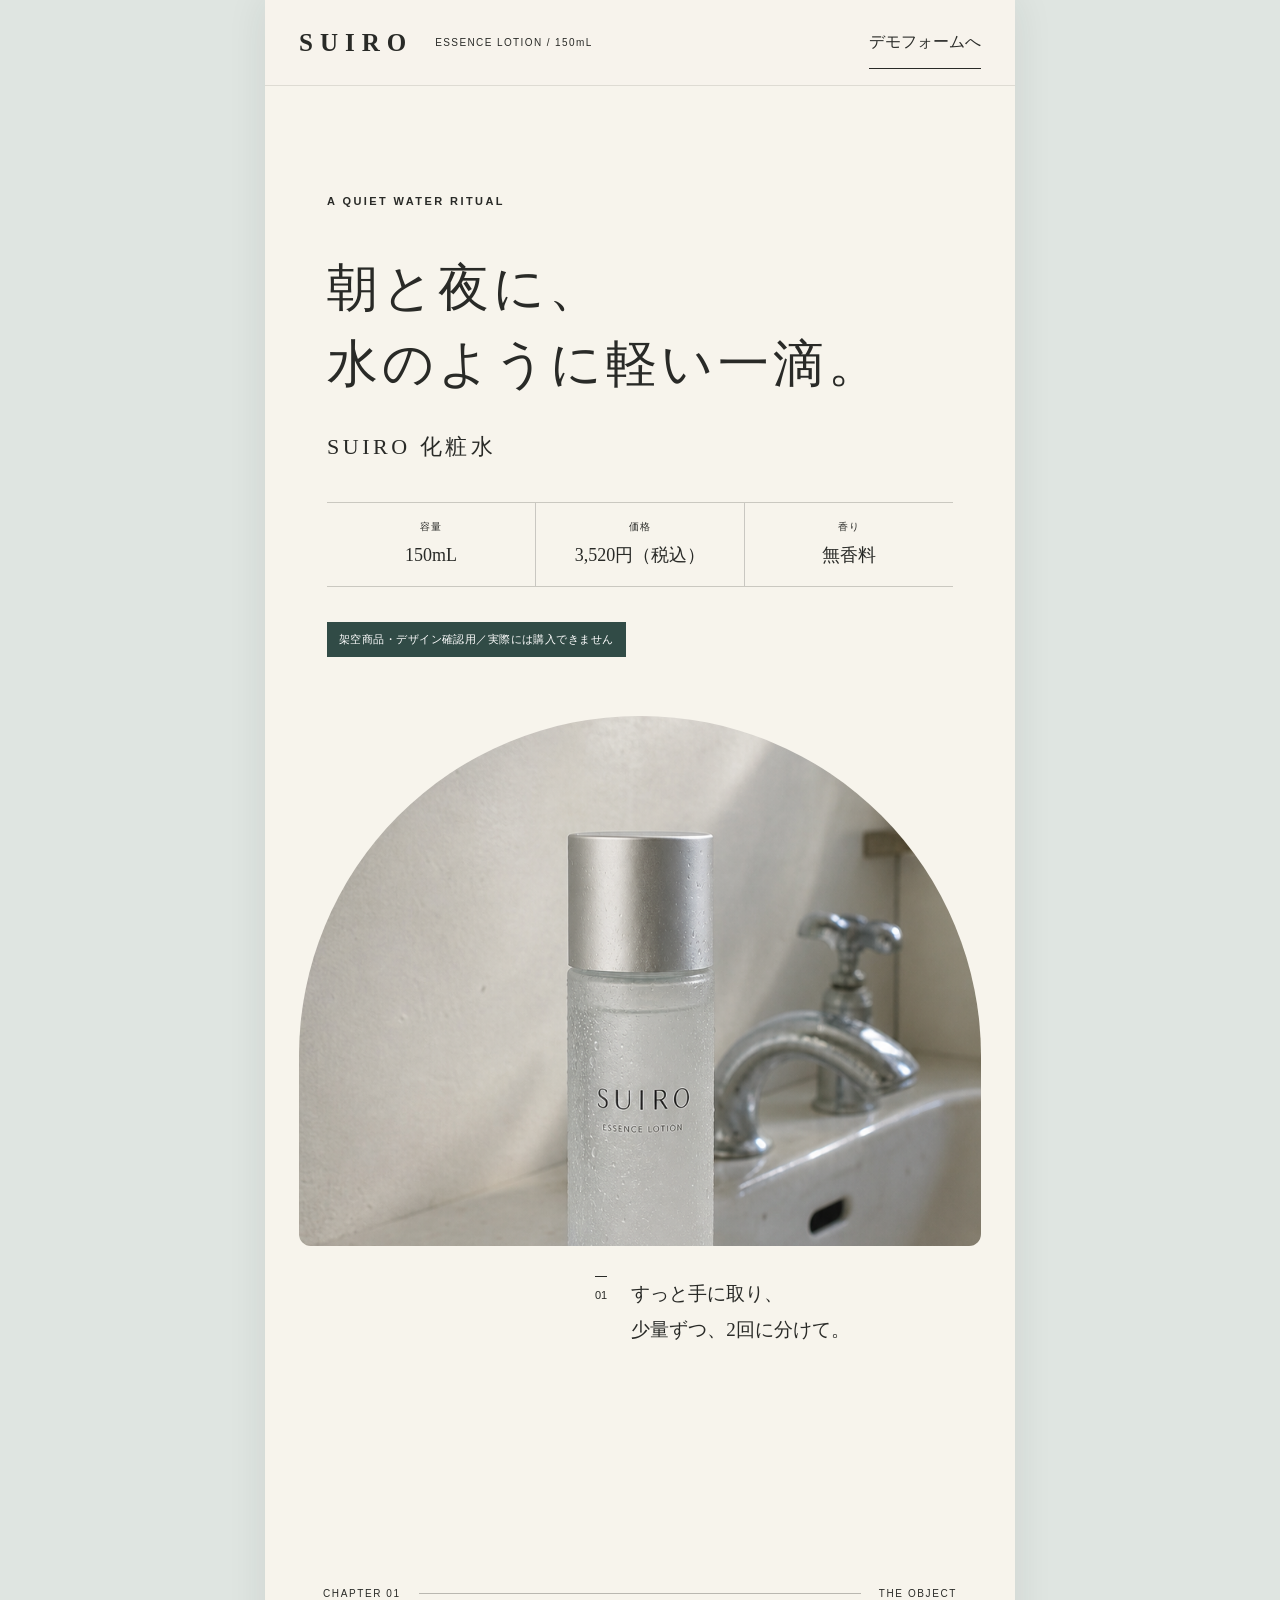
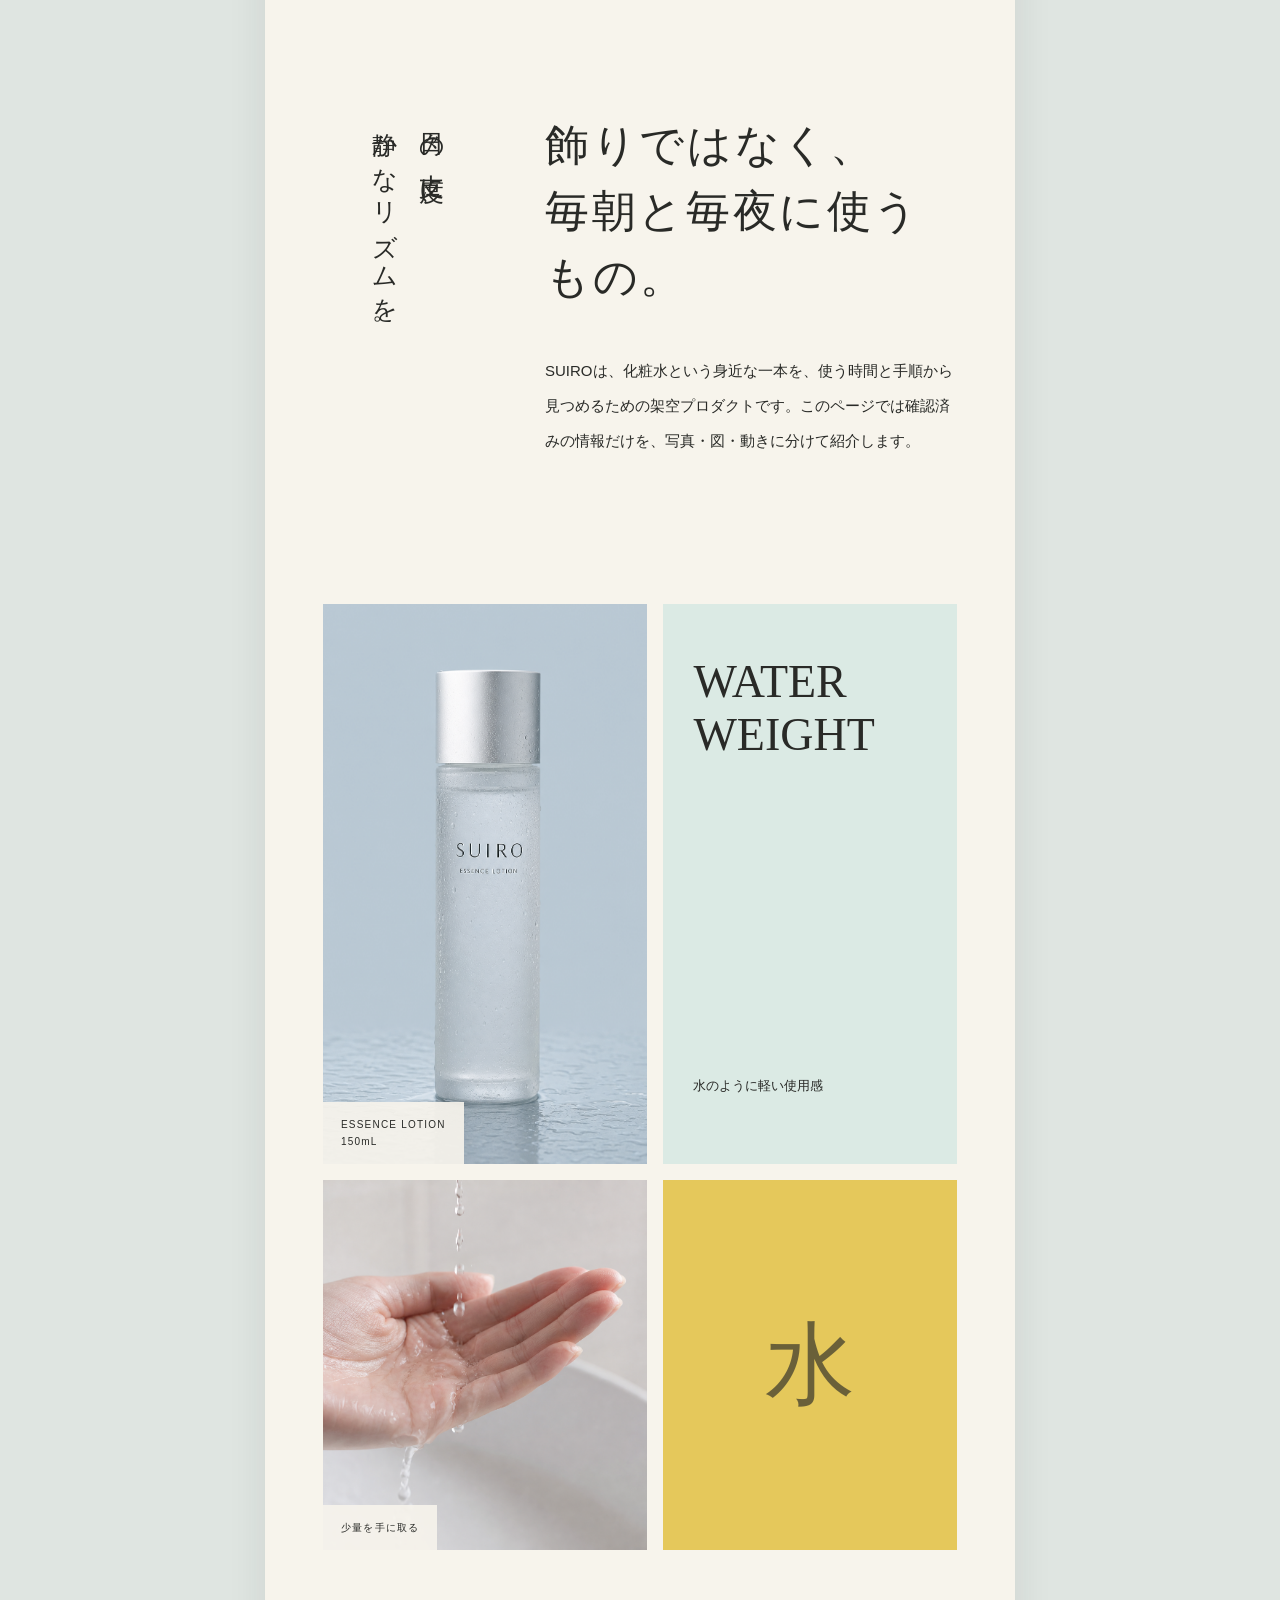
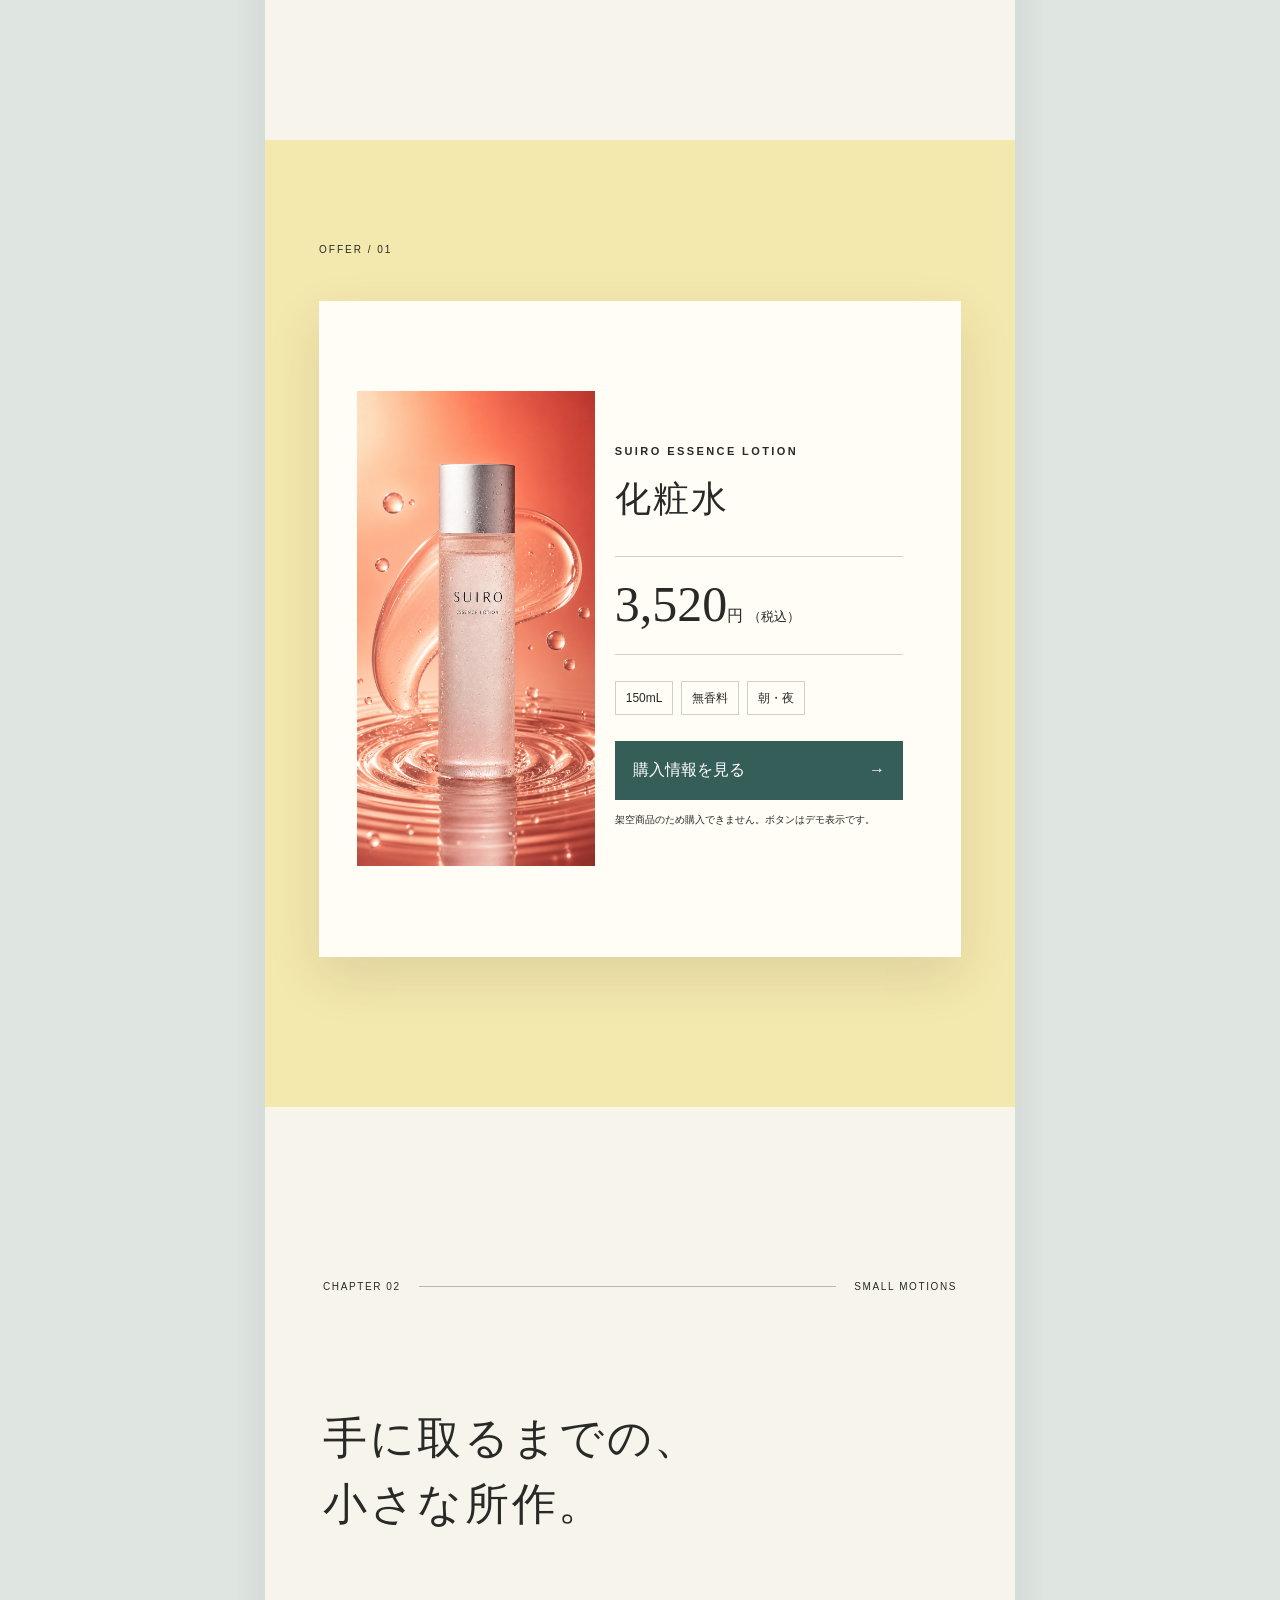
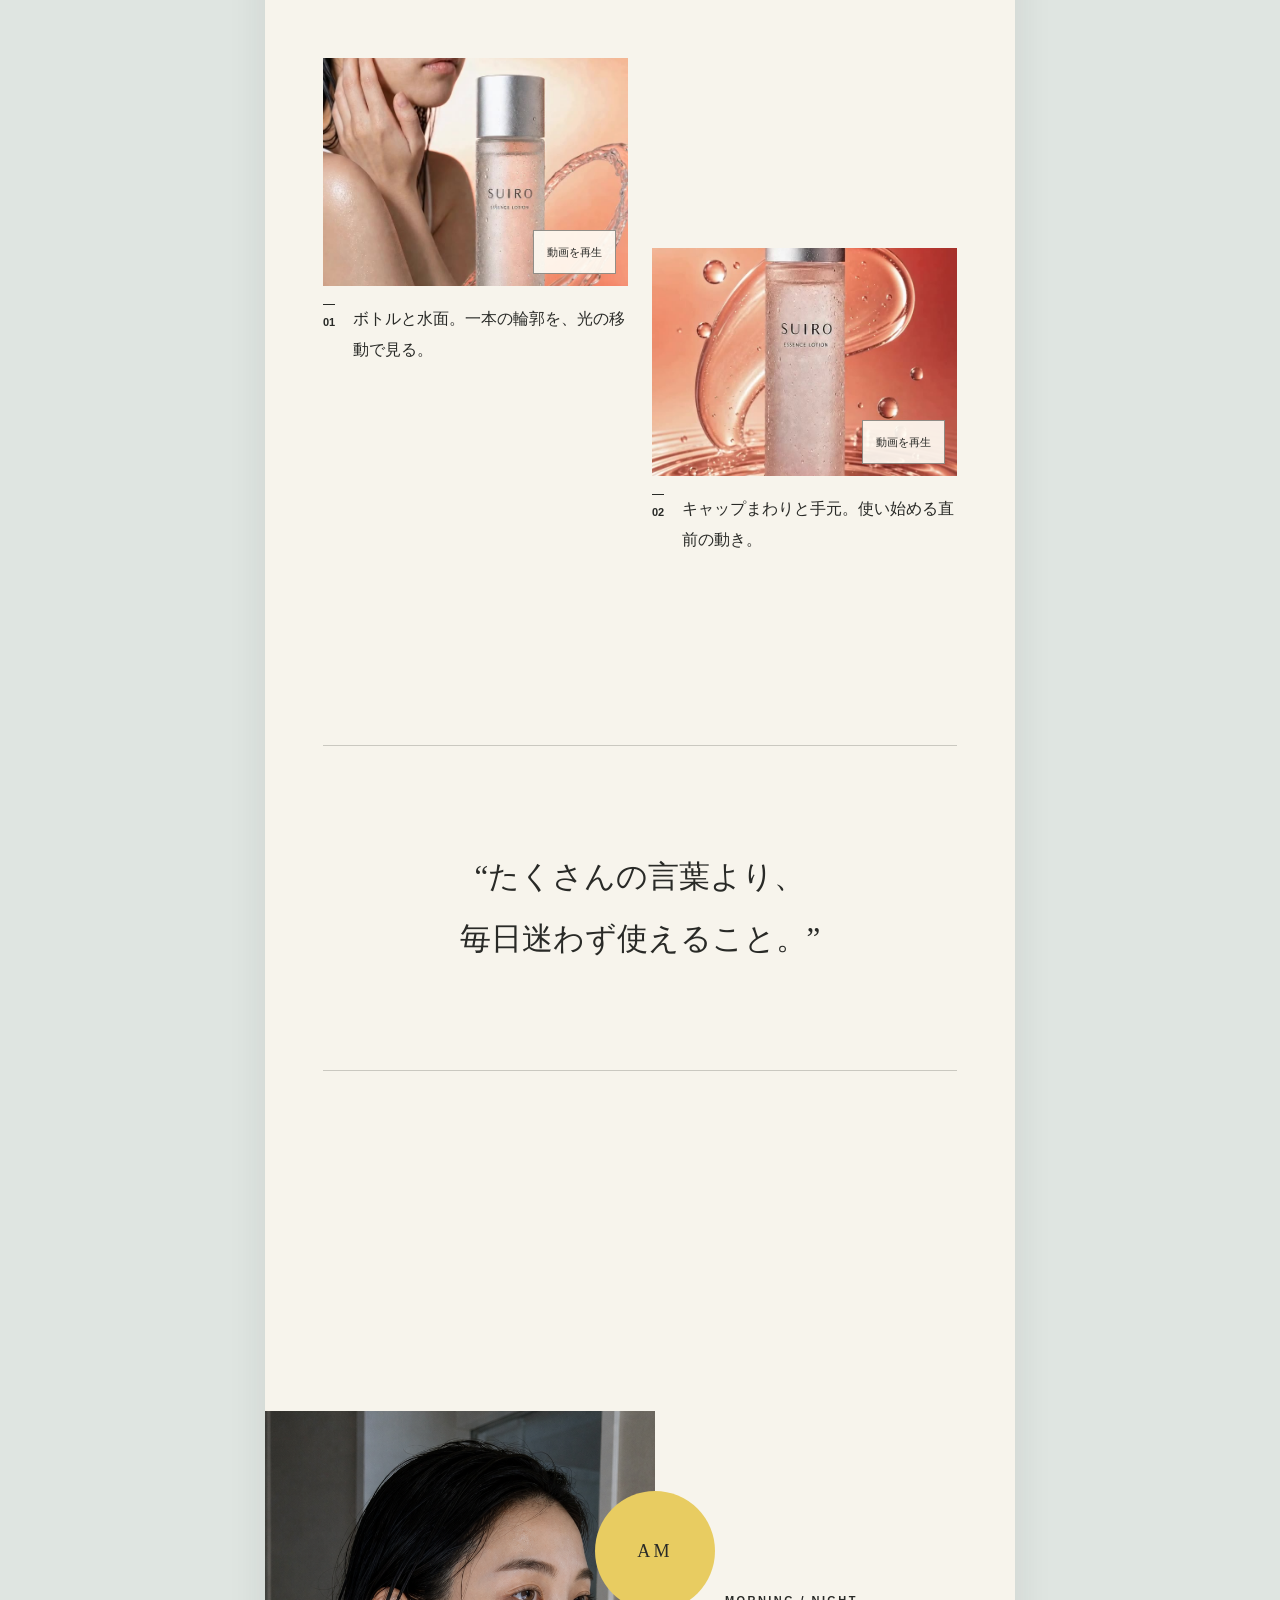
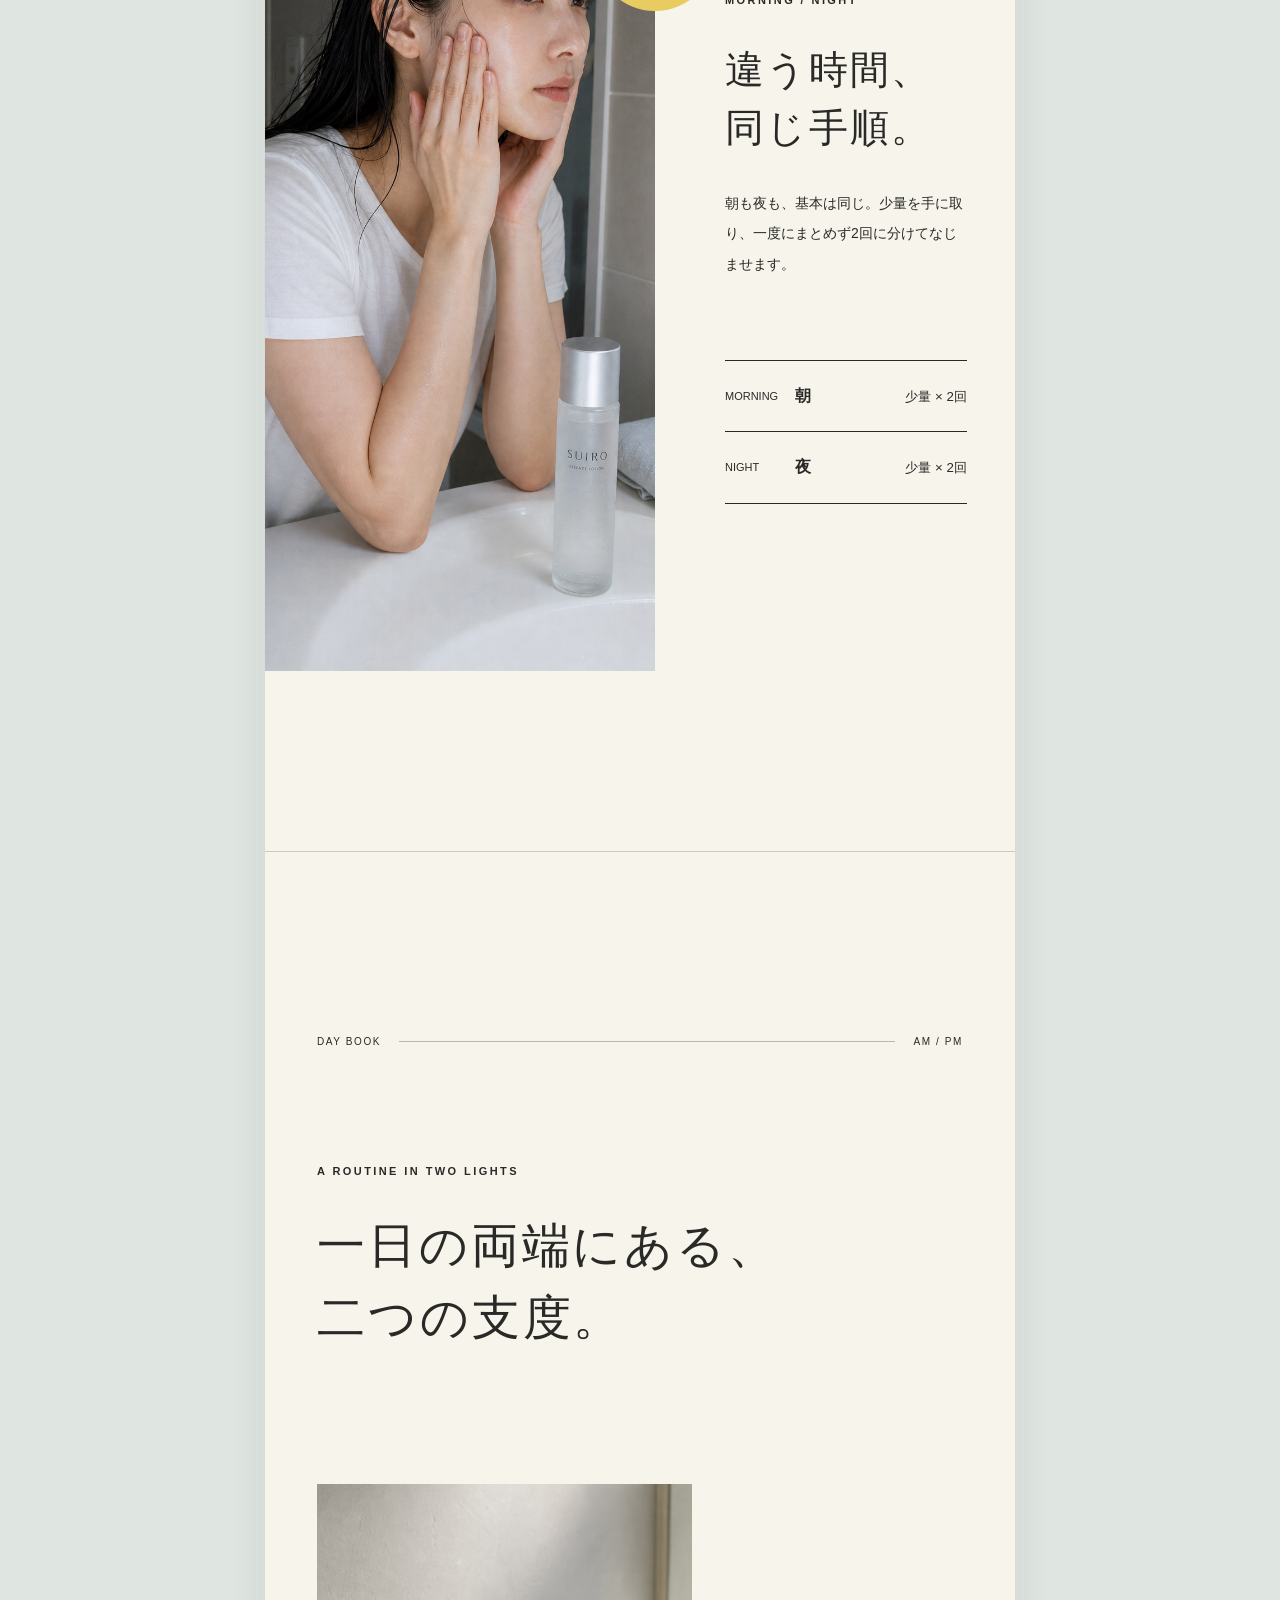
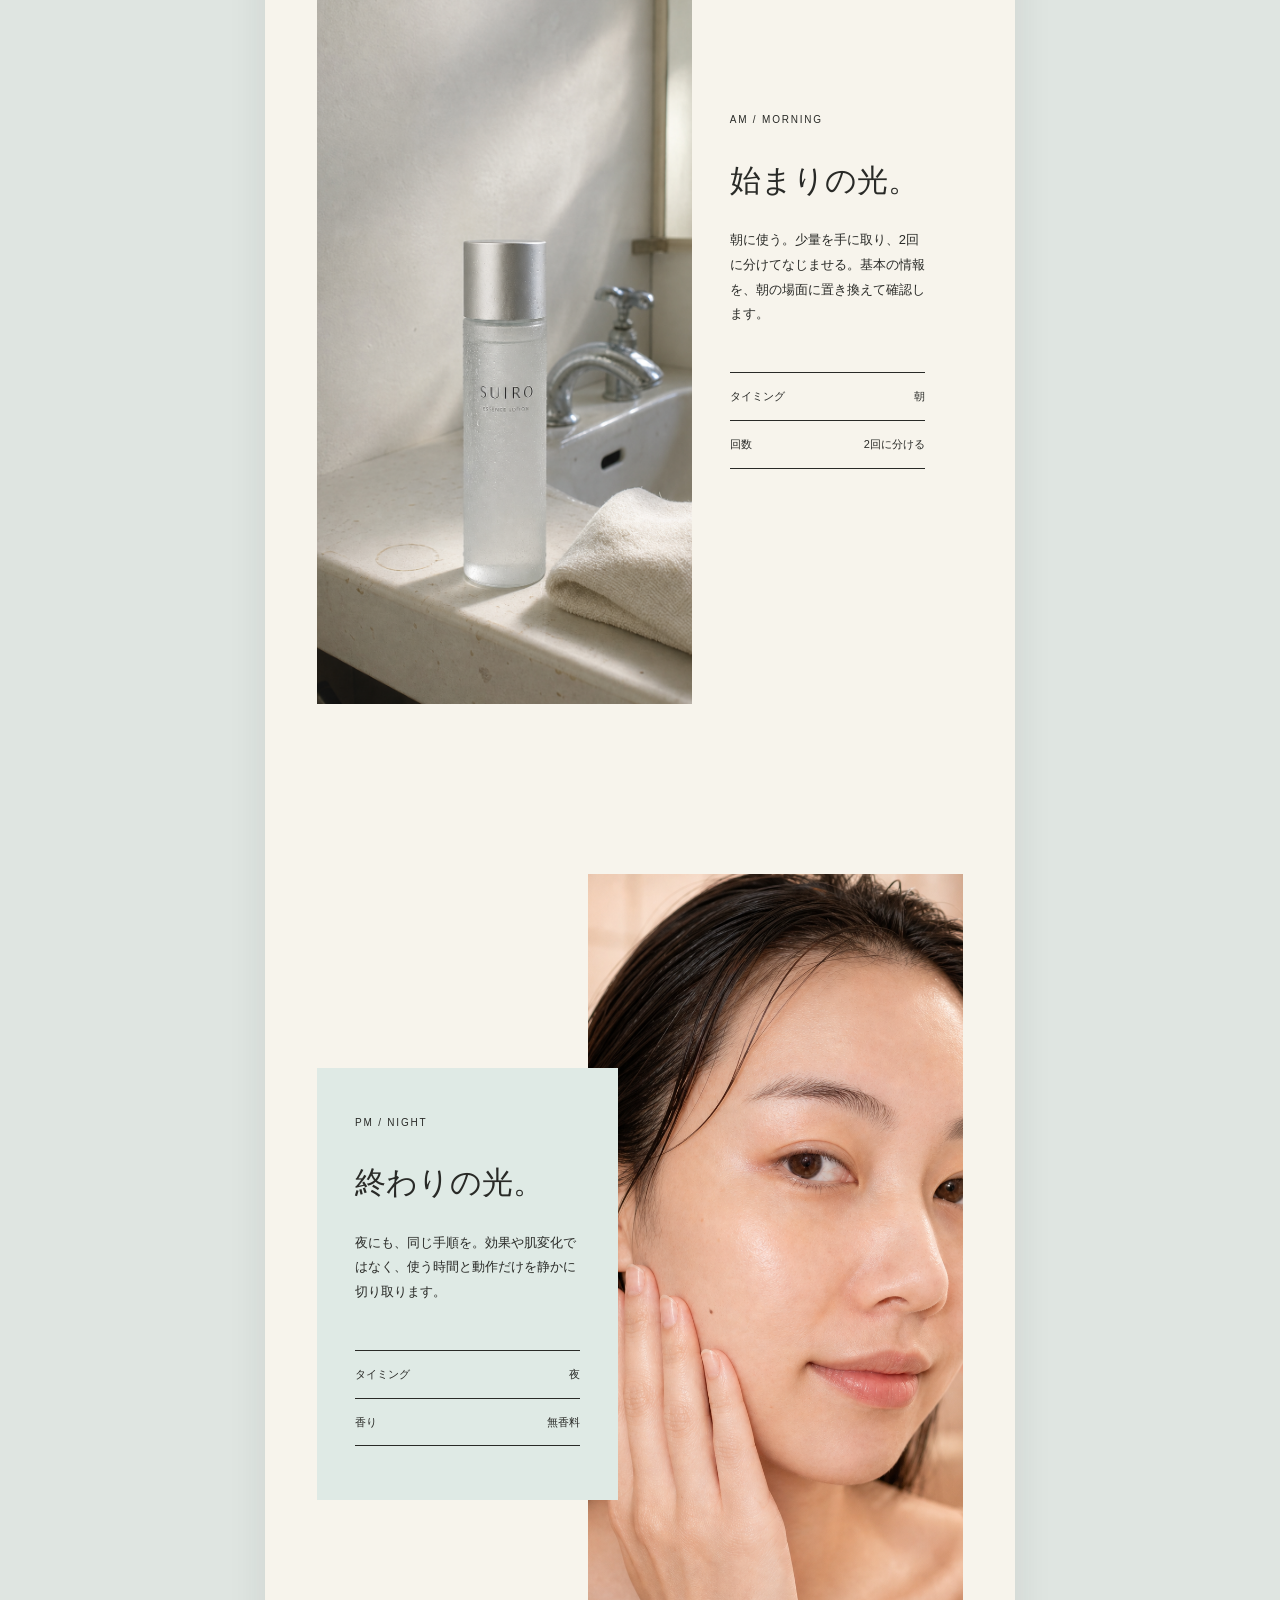
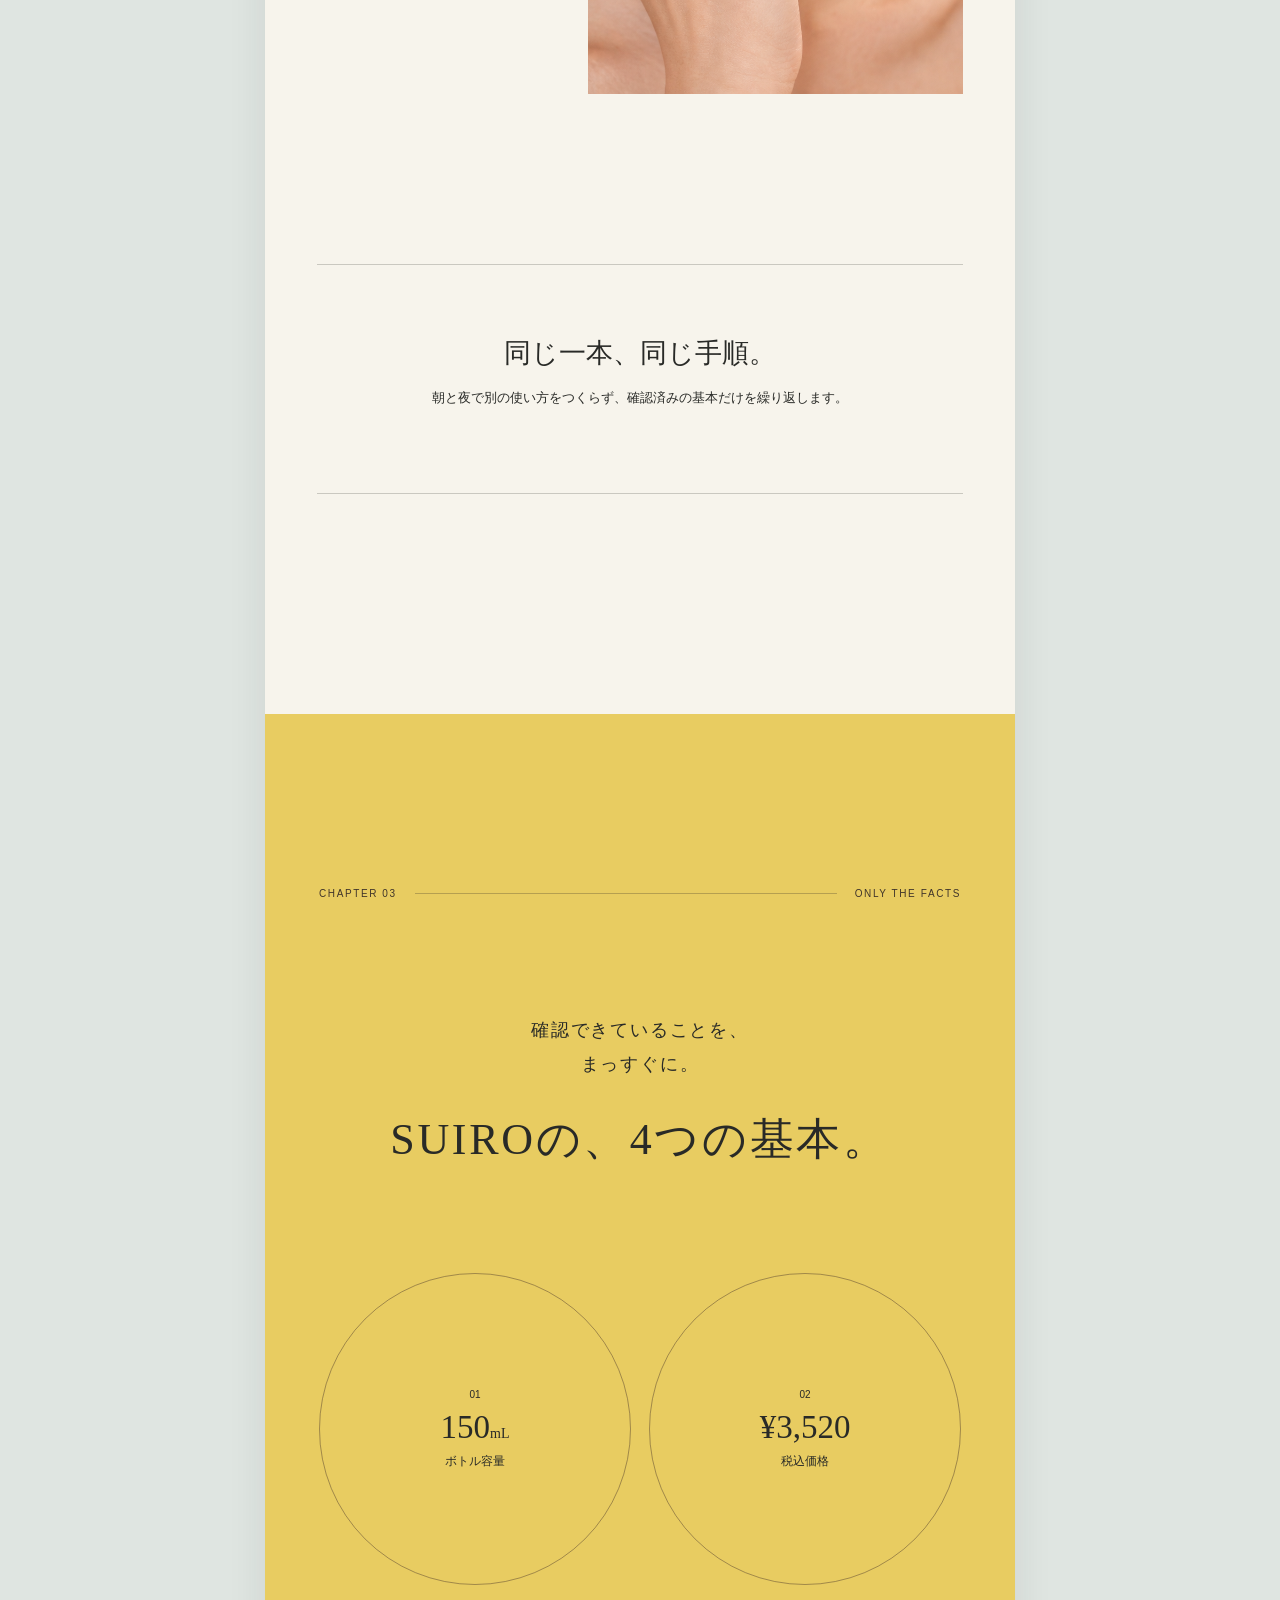
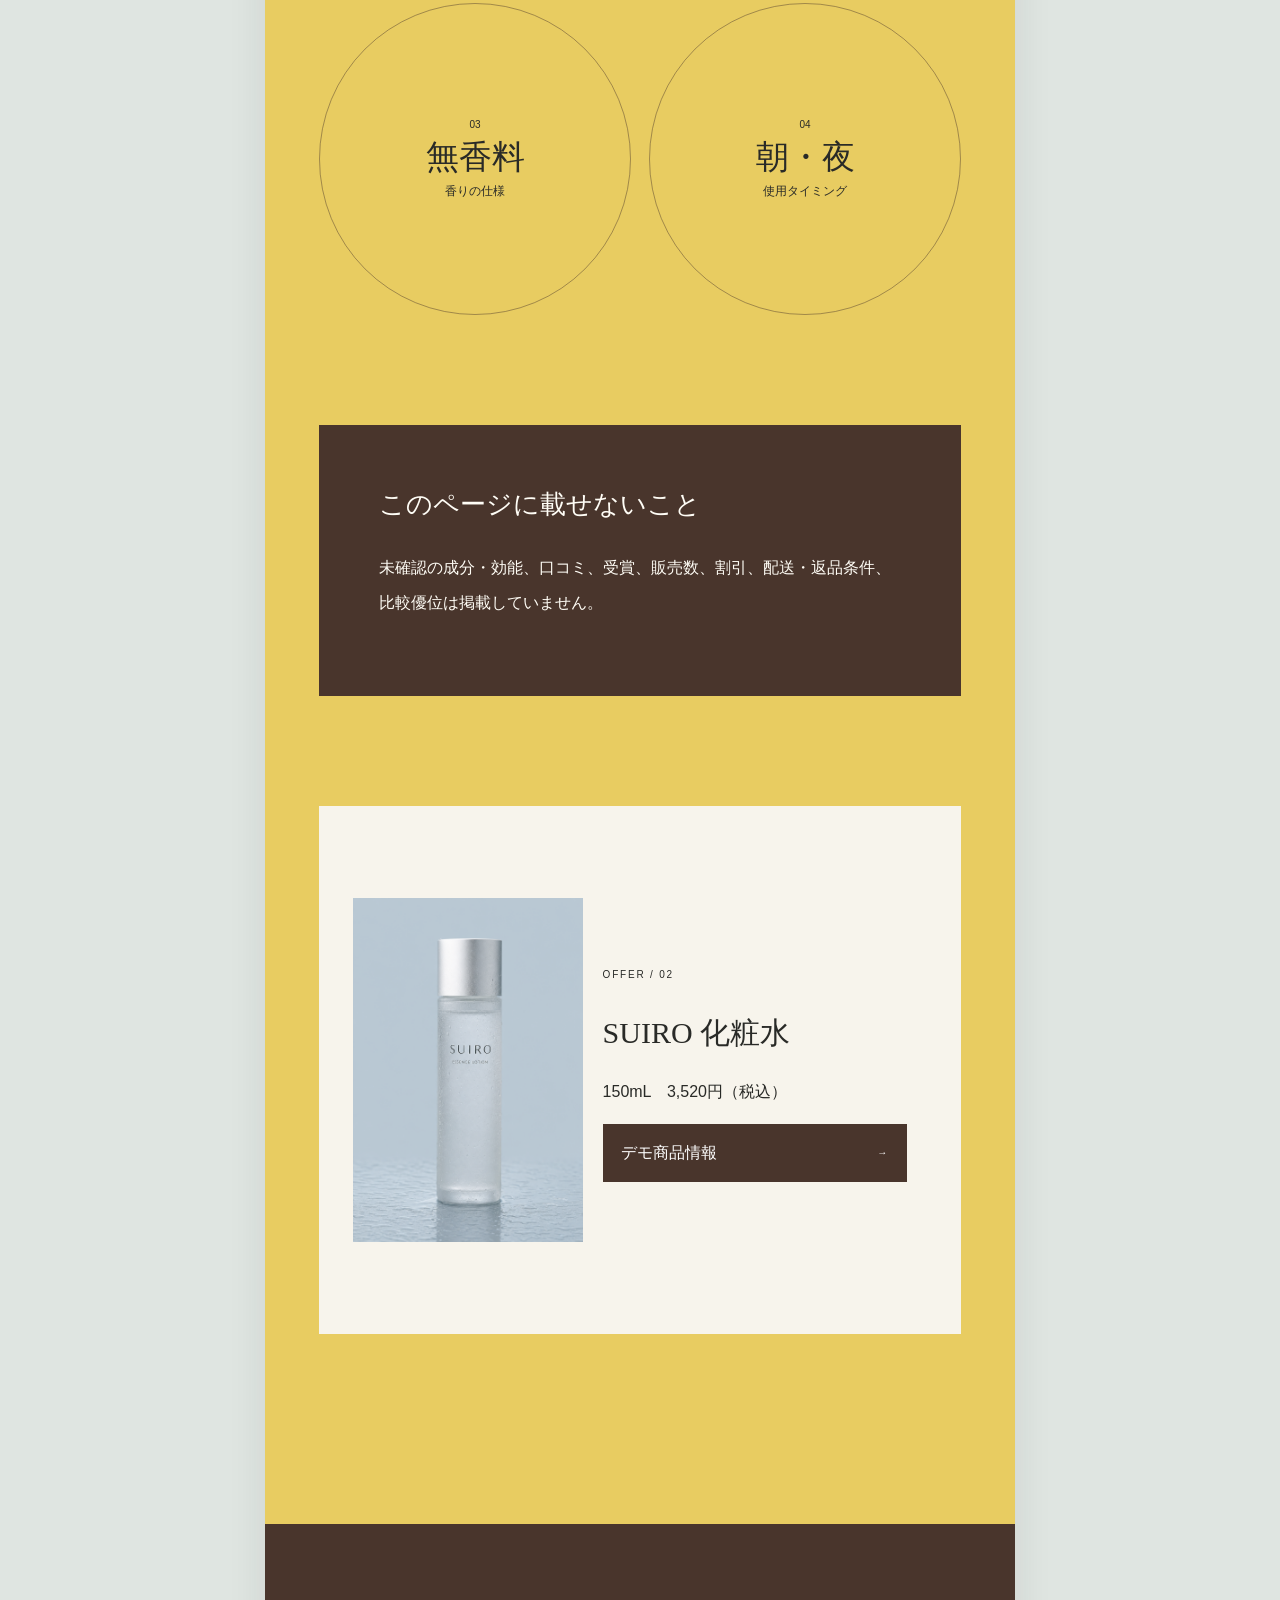
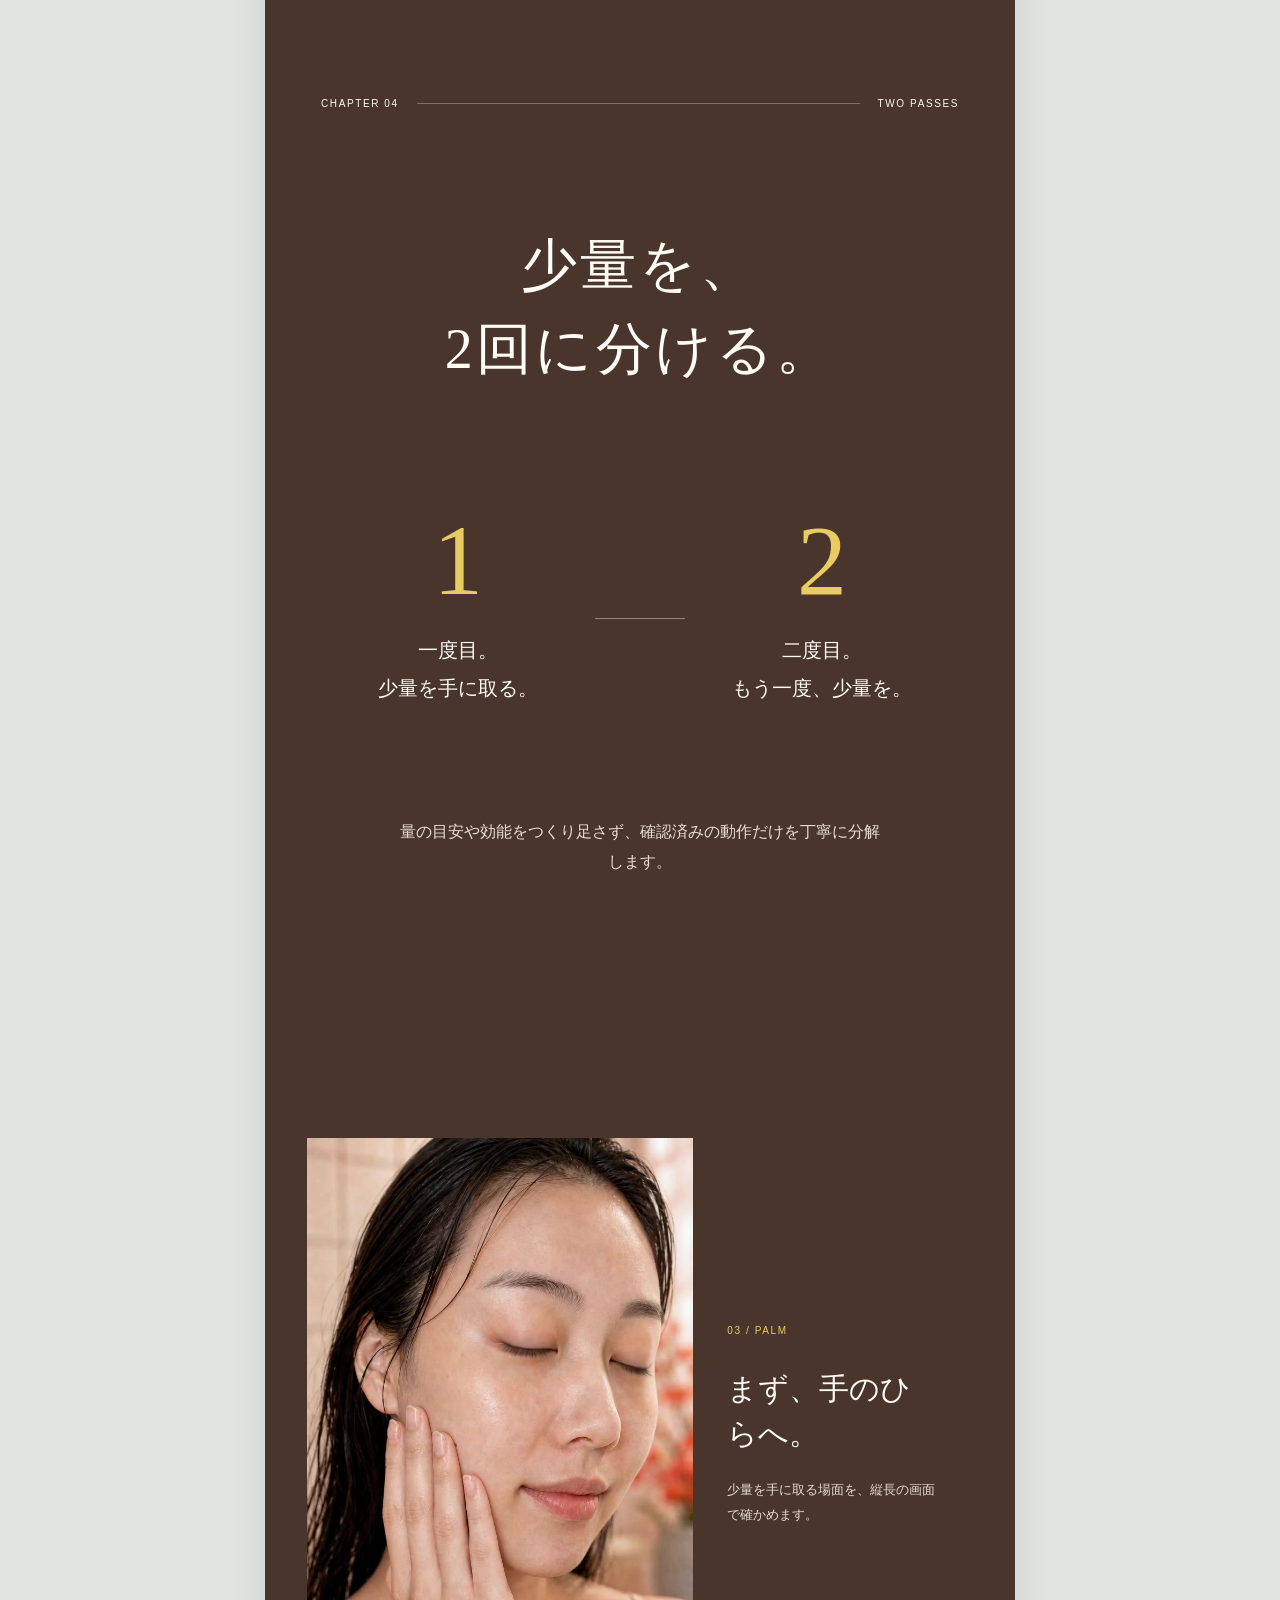
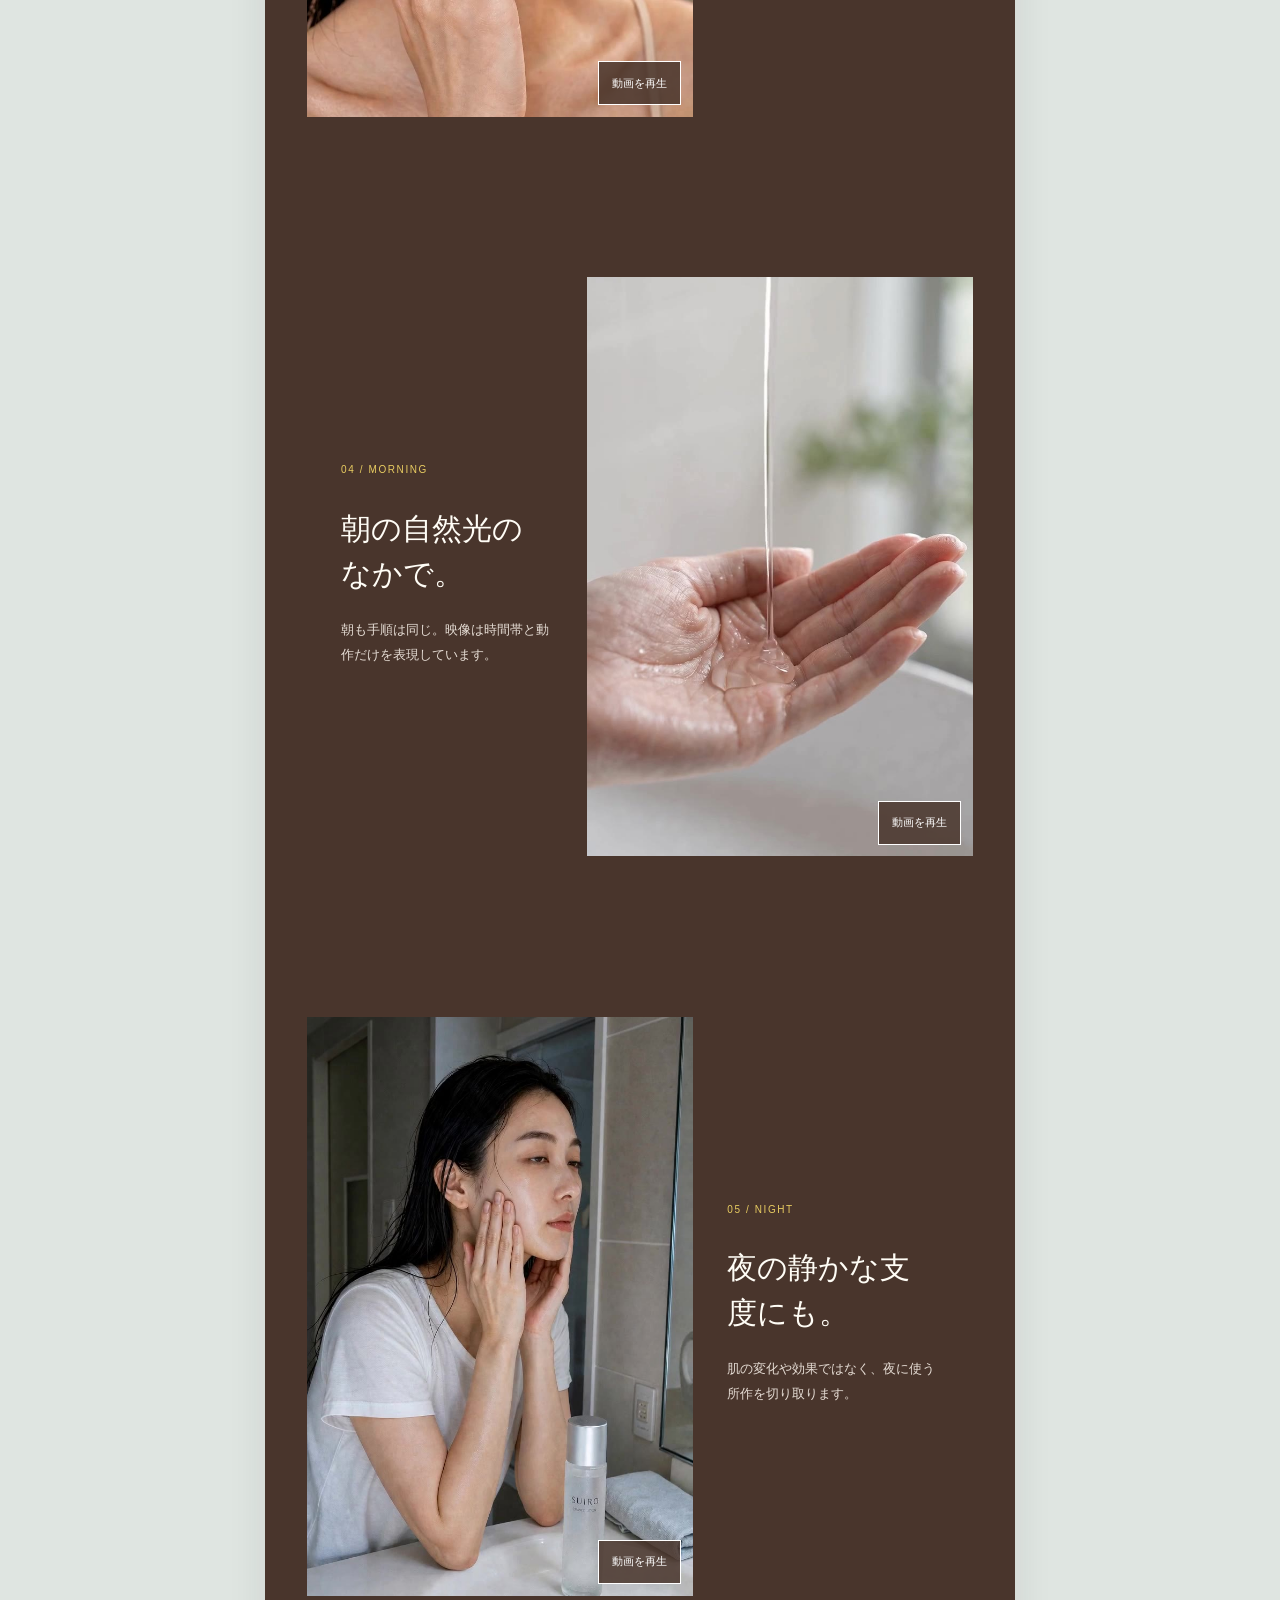
<file: variants/holiday/index.html>
<!doctype html>
<html lang="ja">
<head>
  <meta charset="utf-8">
  <meta name="viewport" content="width=device-width,initial-scale=1,viewport-fit=cover">
  <meta name="description" content="架空商品 SUIRO 化粧水のデザイン確認用ランディングページ。150mL、3,520円（税込）、無香料。">
  <meta name="theme-color" content="#edf5f0">
  <title>SUIRO 化粧水｜静かな水支度（デモ）</title>
  <link rel="stylesheet" href="holiday.css">
  <script src="holiday.js" defer></script>
</head>
<body>
<a class="skip" href="#main">本文へ移動</a>
<div class="page-shell">
  <header class="site-head" aria-label="サイトヘッダー">
    <a class="wordmark" href="#top" aria-label="SUIRO トップ">SUIRO</a>
    <p>ESSENCE LOTION / 150mL</p>
    <button class="quiet-cta" type="button" data-form-link>デモフォームへ</button>
  </header>

  <main id="main">
    <section class="hero pale" id="top" aria-labelledby="hero-title">
      <div class="hero-copy">
        <p class="eyebrow">A QUIET WATER RITUAL</p>
        <h1 id="hero-title"><span>朝と夜に、</span><span>水のように軽い一滴。</span></h1>
        <p class="lead">SUIRO 化粧水</p>
        <dl class="hero-facts"><div><dt>容量</dt><dd>150mL</dd></div><div><dt>価格</dt><dd>3,520円（税込）</dd></div><div><dt>香り</dt><dd>無香料</dd></div></dl>
        <p class="demo-badge">架空商品・デザイン確認用／実際には購入できません</p>
      </div>
      <picture class="hero-visual"><source media="(max-width: 600px)" srcset="assets/media/hero-portrait.png"><img src="assets/media/hero-landscape.png" alt="水辺に置かれたSUIRO化粧水のイメージ" width="1536" height="1024"></picture>
      <div class="hero-note"><span>01</span><p>すっと手に取り、<br>少量ずつ、2回に分けて。</p></div>
    </section>

    <section class="editorial pale" aria-labelledby="intro-title">
      <div class="chapter"><span>CHAPTER 01</span><i></i><span>THE OBJECT</span></div>
      <div class="intro-grid">
        <div><p class="vertical">日々の支度に、<br>静かなリズムを。</p></div>
        <div><h2 id="intro-title">飾りではなく、<br>毎朝と毎夜に使うもの。</h2><p>SUIROは、化粧水という身近な一本を、使う時間と手順から見つめるための架空プロダクトです。このページでは確認済みの情報だけを、写真・図・動きに分けて紹介します。</p></div>
      </div>
      <div class="object-mosaic">
        <figure class="tile tall"><img src="assets/media/product.png" alt="SUIRO化粧水のボトル" width="1024" height="1536"><figcaption>ESSENCE LOTION<br>150mL</figcaption></figure>
        <div class="tile type"><b>WATER<br>WEIGHT</b><p>水のように軽い使用感</p></div>
        <figure class="tile wide"><img src="assets/media/watery-palm.png" alt="手のひらに化粧水を取る様子" width="1536" height="1024"><figcaption>少量を手に取る</figcaption></figure>
        <div class="tile mark" aria-hidden="true"><span>水</span></div>
      </div>
    </section>

    <section class="offer yellow-soft" aria-labelledby="offer1-title">
      <div class="offer-index">OFFER / 01</div>
      <div class="offer-card">
        <img src="assets/media/product-detail.png" alt="SUIRO化粧水 150mL" width="887" height="1774">
        <div><p class="eyebrow">SUIRO ESSENCE LOTION</p><h2 id="offer1-title">化粧水</h2><p class="price"><strong>3,520</strong>円 <small>（税込）</small></p><ul><li>150mL</li><li>無香料</li><li>朝・夜</li></ul><button type="button" class="cta" data-demo-open>購入情報を見る <span>→</span></button><p class="disclosure">架空商品のため購入できません。ボタンはデモ表示です。</p></div>
      </div>
    </section>

    <section class="details pale" aria-labelledby="detail-title">
      <div class="chapter"><span>CHAPTER 02</span><i></i><span>SMALL MOTIONS</span></div>
      <h2 id="detail-title">手に取るまでの、<br>小さな所作。</h2>
      <div class="motion-pair">
        <article><div class="media-frame landscape"><video muted loop playsinline preload="metadata" poster="assets/media/v01-poster.jpg" aria-label="水辺とボトルの短い映像"><source src="assets/media/v01.mp4" type="video/mp4"></video><button class="play" type="button">動画を再生</button></div><div class="motion-caption"><b>01</b><p>ボトルと水面。一本の輪郭を、光の移動で見る。</p></div></article>
        <article class="offset"><div class="media-frame landscape"><video muted loop playsinline preload="metadata" poster="assets/media/v02-poster.jpg" aria-label="ボトルのディテール映像"><source src="assets/media/v02.mp4" type="video/mp4"></video><button class="play" type="button">動画を再生</button></div><div class="motion-caption"><b>02</b><p>キャップまわりと手元。使い始める直前の動き。</p></div></article>
      </div>
      <blockquote>“たくさんの言葉より、<br>毎日迷わず使えること。”</blockquote>
    </section>

    <section class="routine-intro pale" aria-labelledby="rhythm-title">
      <div class="split-image"><img src="assets/media/morning-use.png" alt="朝に化粧水を使う人物" width="1024" height="1536"><div class="sun-disc">AM</div></div>
      <div class="split-copy"><p class="eyebrow">MORNING / NIGHT</p><h2 id="rhythm-title">違う時間、<br>同じ手順。</h2><p>朝も夜も、基本は同じ。少量を手に取り、一度にまとめず2回に分けてなじませます。</p><div class="time-row"><div><span>MORNING</span><b>朝</b><small>少量 × 2回</small></div><div><span>NIGHT</span><b>夜</b><small>少量 × 2回</small></div></div></div>
    </section>

    <section class="daybook pale" aria-labelledby="daybook-title">
      <div class="chapter"><span>DAY BOOK</span><i></i><span>AM / PM</span></div>
      <p class="eyebrow">A ROUTINE IN TWO LIGHTS</p>
      <h2 id="daybook-title">一日の両端にある、<br>二つの支度。</h2>
      <article class="day-scene morning-scene"><img src="assets/media/hero-portrait.png" alt="朝の洗面台に置かれたSUIRO化粧水" width="864" height="1821"><div><span>AM / MORNING</span><h3>始まりの光。</h3><p>朝に使う。少量を手に取り、2回に分けてなじませる。基本の情報を、朝の場面に置き換えて確認します。</p><dl><div><dt>タイミング</dt><dd>朝</dd></div><div><dt>回数</dt><dd>2回に分ける</dd></div></dl></div></article>
      <article class="day-scene night-scene"><img src="assets/media/night-use.png" alt="夜にSUIRO化粧水を使う人物" width="1024" height="1536"><div><span>PM / NIGHT</span><h3>終わりの光。</h3><p>夜にも、同じ手順を。効果や肌変化ではなく、使う時間と動作だけを静かに切り取ります。</p><dl><div><dt>タイミング</dt><dd>夜</dd></div><div><dt>香り</dt><dd>無香料</dd></div></dl></div></article>
      <div class="daybook-note"><b>同じ一本、同じ手順。</b><p>朝と夜で別の使い方をつくらず、確認済みの基本だけを繰り返します。</p></div>
    </section>

    <section class="facts yellow" aria-labelledby="facts-title">
      <div class="chapter dark"><span>CHAPTER 03</span><i></i><span>ONLY THE FACTS</span></div>
      <p class="kicker">確認できていることを、<br>まっすぐに。</p><h2 id="facts-title">SUIROの、4つの基本。</h2>
      <div class="fact-circles"><article><span>01</span><b>150<small>mL</small></b><p>ボトル容量</p></article><article><span>02</span><b>¥3,520</b><p>税込価格</p></article><article><span>03</span><b>無香料</b><p>香りの仕様</p></article><article><span>04</span><b>朝・夜</b><p>使用タイミング</p></article></div>
      <div class="honesty"><h3>このページに載せないこと</h3><p>未確認の成分・効能、口コミ、受賞、販売数、割引、配送・返品条件、比較優位は掲載していません。</p></div>
      <div class="offer-mini"><img src="assets/media/product.png" alt="SUIRO化粧水" width="1024" height="1536"><div><span>OFFER / 02</span><h3>SUIRO 化粧水</h3><p>150mL　3,520円（税込）</p><button type="button" class="cta dark-cta" data-demo-open>デモ商品情報 <span>→</span></button></div></div>
    </section>

    <section class="transition brown" aria-labelledby="touch-title">
      <div class="chapter light"><span>CHAPTER 04</span><i></i><span>TWO PASSES</span></div>
      <h2 id="touch-title"><span>少量を、</span><span>2回に分ける。</span></h2>
      <div class="number-story"><div><strong>1</strong><p>一度目。<br>少量を手に取る。</p></div><div class="line"></div><div><strong>2</strong><p>二度目。<br>もう一度、少量を。</p></div></div>
      <p class="center-copy">量の目安や効能をつくり足さず、確認済みの動作だけを丁寧に分解します。</p>
    </section>

    <section class="motion-cluster brown" aria-label="朝と夜の使用映像">
      <article class="cinema"><div class="media-frame portrait"><video muted loop playsinline preload="metadata" poster="assets/media/v03-poster.jpg" aria-label="少量を手に取る縦長映像"><source src="assets/media/v03.mp4" type="video/mp4"></video><button class="play light-play" type="button">動画を再生</button></div><div><span>03 / PALM</span><h3>まず、手のひらへ。</h3><p>少量を手に取る場面を、縦長の画面で確かめます。</p></div></article>
      <article class="cinema reverse"><div class="media-frame portrait"><video muted loop playsinline preload="metadata" poster="assets/media/v04-poster.jpg" aria-label="朝の使用所作の映像"><source src="assets/media/v04.mp4" type="video/mp4"></video><button class="play light-play" type="button">動画を再生</button></div><div><span>04 / MORNING</span><h3>朝の自然光のなかで。</h3><p>朝も手順は同じ。映像は時間帯と動作だけを表現しています。</p></div></article>
      <article class="cinema"><div class="media-frame portrait"><video muted loop playsinline preload="metadata" poster="assets/media/v05-poster.jpg" aria-label="夜の使用所作の映像"><source src="assets/media/v05.mp4" type="video/mp4"></video><button class="play light-play" type="button">動画を再生</button></div><div><span>05 / NIGHT</span><h3>夜の静かな支度にも。</h3><p>肌の変化や効果ではなく、夜に使う所作を切り取ります。</p></div></article>
    </section>

    <section class="recap pale" aria-labelledby="recap-title">
      <div class="chapter"><span>INTERLUDE</span><i></i><span>RECAP</span></div>
      <h2 id="recap-title">ここまでのSUIRO。</h2>
      <ol class="recap-list"><li><span>01</span><div><b>化粧水</b><p>SUIROは架空の化粧水です。</p></div></li><li><span>02</span><div><b>水のように軽い使用感</b><p>確認済みの使用感です。</p></div></li><li><span>03</span><div><b>朝と夜</b><p>一日の始まりと終わりに。</p></div></li><li><span>04</span><div><b>少量を2回</b><p>2回に分けてなじませます。</p></div></li></ol>
      <div class="offer-card compact"><img src="assets/media/product-detail.png" alt="SUIRO化粧水 150mL" width="887" height="1774"><div><p class="offer-index">OFFER / 03</p><h3>SUIRO 化粧水</h3><p class="price"><strong>3,520</strong>円 <small>（税込）</small></p><p>150mL・無香料</p><button type="button" class="cta" data-demo-open>購入情報を見る <span>→</span></button></div></div>
    </section>

    <section class="basic-step yellow-soft" aria-labelledby="basic-title">
      <div class="chapter"><span>CHAPTER 05</span><i></i><span>BASIC STEP</span></div>
      <h2 id="basic-title">朝も夜も、<br>同じ4つの動き。</h2>
      <div class="step-band"><article><span>01</span><div class="step-symbol">○</div><h3>手に取る</h3><p>まず少量を手に取ります。</p></article><article><span>02</span><div class="step-symbol">Ⅰ</div><h3>なじませる</h3><p>一度目をなじませます。</p></article><article><span>03</span><div class="step-symbol">Ⅱ</div><h3>もう一度</h3><p>もう一度、少量を取ります。</p></article><article><span>04</span><div class="step-symbol">◎</div><h3>なじませる</h3><p>二度目をなじませます。</p></article></div>
      <div class="media-feature"><div class="media-frame landscape"><video muted loop playsinline preload="metadata" poster="assets/media/v06-poster.jpg" aria-label="ボトルとラベルの映像"><source src="assets/media/v06.mp4" type="video/mp4"></video><button class="play" type="button">動画を再生</button></div><div><span>06 / BOTTLE</span><h3>一本の情報を、<br>手元で読む。</h3><p>商品名、カテゴリー、容量。映像の上に効能を重ねず、基本情報はHTMLで伝えます。</p></div></div>
    </section>

    <section class="two-passes pale" aria-labelledby="passes-title">
      <div class="chapter"><span>CHAPTER 06</span><i></i><span>ONE / TWO</span></div>
      <h2 id="passes-title">一度目と、二度目。</h2><p class="subhead">「少量を2回」を、三つの映像でたどります。</p>
      <div class="triptych">
        <article><div class="media-frame portrait short"><video muted loop playsinline preload="metadata" poster="assets/media/v07-poster.jpg" aria-label="一度目を手に取る映像"><source src="assets/media/v07.mp4" type="video/mp4"></video><button class="play" type="button">動画を再生</button></div><span>07</span><h3>手に取る</h3></article>
        <article class="drop"><div class="media-frame portrait short"><video muted loop playsinline preload="metadata" poster="assets/media/v08-poster.jpg" aria-label="一度目をなじませる映像"><source src="assets/media/v08.mp4" type="video/mp4"></video><button class="play" type="button">動画を再生</button></div><span>08</span><h3>一度目</h3></article>
        <article><div class="media-frame portrait short"><video muted loop playsinline preload="metadata" poster="assets/media/v09-poster.jpg" aria-label="二度目をなじませる映像"><source src="assets/media/v09.mp4" type="video/mp4"></video><button class="play" type="button">動画を再生</button></div><span>09</span><h3>二度目</h3></article>
      </div>
      <div class="texture-panel"><img src="assets/media/watery-palm.png" alt="手のひらの上の化粧水" width="1536" height="1024"><div><p class="eyebrow">TEXTURE NOTE</p><h3>水のように軽い使用感。</h3><p>この表現は確認済みの商品情報です。肌への効果を示すものではありません。</p></div></div>
    </section>

    <section class="sequence pale" aria-labelledby="sequence-title">
      <div class="chapter"><span>SEQUENCE STUDY</span><i></i><span>01—04</span></div>
      <h2 id="sequence-title">四つの場面を、<br>一つずつ。</h2>
      <p class="sequence-lead">量の数値は設定せず、「少量」という確認済みの案内をそのまま使います。</p>
      <div class="sequence-list">
        <article><div class="sequence-image"><img src="assets/media/watery-palm.png" alt="少量を手に取る場面" width="1536" height="1024"><span>01</span></div><div><p>FIRST</p><h3>少量を手に取る。</h3><p>朝または夜、最初の少量を手に取ります。</p></div></article>
        <article class="sequence-right"><div class="sequence-image"><img src="assets/media/morning-use.png" alt="一度目をなじませる場面" width="1024" height="1536"><span>02</span></div><div><p>FIRST PASS</p><h3>一度目をなじませる。</h3><p>一度目をなじませます。肌への効果を示す比較表現は行いません。</p></div></article>
        <article><div class="sequence-image"><img src="assets/media/watery-palm.png" alt="二度目の少量を手に取る場面" width="1536" height="1024"><span>03</span></div><div><p>SECOND</p><h3>もう一度、少量を。</h3><p>二度目の少量を手に取ります。</p></div></article>
        <article class="sequence-right"><div class="sequence-image"><img src="assets/media/night-use.png" alt="二度目をなじませる場面" width="1024" height="1536"><span>04</span></div><div><p>SECOND PASS</p><h3>二度目をなじませる。</h3><p>二度目をなじませて、確認済みの基本手順は完了です。</p></div></article>
      </div>
    </section>

    <section class="demonstration brown" aria-labelledby="demo-title">
      <div class="chapter light"><span>CHAPTER 07</span><i></i><span>IN MOTION</span></div>
      <h2 id="demo-title">動きのなかで、<br>順序を見る。</h2>
      <div class="film-stack">
        <article><div class="media-frame wide-film"><video muted loop playsinline preload="metadata" poster="assets/media/v10-poster.jpg" aria-label="使用手順全体の映像"><source src="assets/media/v10.mp4" type="video/mp4"></video><button class="play light-play" type="button">動画を再生</button></div><div class="film-label"><span>10 / FULL SEQUENCE</span><p>一連の使用手順</p></div></article>
        <div class="film-duo"><article><div class="media-frame portrait"><video muted loop playsinline preload="metadata" poster="assets/media/v11-poster.jpg" aria-label="朝の使用例映像"><source src="assets/media/v11.mp4" type="video/mp4"></video><button class="play light-play" type="button">動画を再生</button></div><h3>11 / 朝</h3></article><article><div class="media-frame portrait"><video muted loop playsinline preload="metadata" poster="assets/media/v12-poster.jpg" aria-label="夜の使用例映像"><source src="assets/media/v12.mp4" type="video/mp4"></video><button class="play light-play" type="button">動画を再生</button></div><h3>12 / 夜</h3></article></div>
      </div>
      <p class="motion-disclaimer">映像は使い方のデザイン表現です。使用前後の比較、口コミ、効能の暗示は含みません。</p>
    </section>

    <section class="howto pale" aria-labelledby="howto-title">
      <div class="chapter"><span>CHAPTER 08</span><i></i><span>HOW TO USE</span></div>
      <p class="kicker">MORNING &amp; NIGHT</p><h2 id="howto-title">SUIROの使い方。</h2>
      <div class="howto-steps"><article><span>1</span><img src="assets/media/watery-palm.png" alt="手に取るイメージ" width="1536" height="1024"><div><h3>少量を手に取る</h3><p>朝または夜、少量を手に取ります。</p></div></article><article class="reverse-row"><span>2</span><img src="assets/media/morning-use.png" alt="一度目をなじませるイメージ" width="1024" height="1536"><div><h3>一度目をなじませる</h3><p>手に取った分をなじませます。</p></div></article><article><span>3</span><img src="assets/media/watery-palm.png" alt="もう一度手に取るイメージ" width="1536" height="1024"><div><h3>もう一度、少量を</h3><p>再び少量を手に取ります。</p></div></article><article class="reverse-row"><span>4</span><img src="assets/media/night-use.png" alt="二度目をなじませるイメージ" width="1024" height="1536"><div><h3>二度目をなじませる</h3><p>二度目をなじませて、基本の手順は完了です。</p></div></article></div>
      <div class="offer-mini pale-card"><img src="assets/media/product.png" alt="SUIRO化粧水" width="1024" height="1536"><div><span>OFFER / 04</span><h3>SUIRO 化粧水</h3><p>150mL　3,520円（税込）</p><button type="button" class="cta" data-demo-open>デモ商品情報 <span>→</span></button></div></div>
    </section>

    <section class="closing-motion yellow-soft" aria-labelledby="close-motion-title">
      <div class="media-frame closing-film"><video muted loop playsinline preload="metadata" poster="assets/media/v13-poster.jpg" aria-label="使用後にボトルを置く映像"><source src="assets/media/v13.mp4" type="video/mp4"></video><button class="play" type="button">動画を再生</button></div>
      <div class="closing-copy"><span>13 / CLOSE</span><h2 id="close-motion-title">使い終えたら、<br>いつもの場所へ。</h2><p>キャップを閉め、洗面台へ戻す。最後の映像も、日常の所作だけを描きます。</p></div>
    </section>

    <section class="information-index pale" aria-labelledby="index-title">
      <div class="chapter"><span>INFORMATION INDEX</span><i></i><span>KNOWN / UNKNOWN</span></div>
      <div class="index-hero"><img src="assets/media/product-detail.png" alt="SUIRO化粧水のボトル全景" width="887" height="1774"><div><p class="eyebrow">PRODUCT RECORD</p><h2 id="index-title">一本について、<br>言えること。</h2><p>商品を詳しく見せるほど、未確認情報を補わないことが大切です。ここでは掲載情報の境界もデザインの一部として示します。</p></div></div>
      <div class="known-grid"><article><span>KNOWN</span><h3>確認済み</h3><ul><li>SUIRO 化粧水</li><li>150mL</li><li>3,520円（税込）</li><li>無香料</li><li>朝・夜</li><li>少量を2回に分ける</li></ul></article><article><span>NOT LISTED</span><h3>掲載しない</h3><ul><li>未確認の成分・効能</li><li>口コミ・受賞・販売数</li><li>割引・比較優位</li><li>配送・返品条件</li><li>購入先・決済情報</li><li>肌変化の表現</li></ul></article></div>
      <p class="index-close">情報が確定するまで、空欄を架空の条件で埋めません。</p>
    </section>

    <section class="faq pale" aria-labelledby="faq-title">
      <div class="chapter"><span>CHAPTER 09</span><i></i><span>FACT / FAQ</span></div>
      <h2 id="faq-title">確認事項。</h2>
      <div class="spec-table" role="table" aria-label="商品仕様"><div role="row"><b role="rowheader">商品名</b><span role="cell">SUIRO 化粧水</span></div><div role="row"><b role="rowheader">カテゴリー</b><span role="cell">化粧水</span></div><div role="row"><b role="rowheader">容量</b><span role="cell">150mL</span></div><div role="row"><b role="rowheader">価格</b><span role="cell">3,520円（税込）</span></div><div role="row"><b role="rowheader">香り</b><span role="cell">無香料</span></div><div role="row"><b role="rowheader">使用タイミング</b><span role="cell">朝・夜</span></div></div>
      <div class="faq-list"><details><summary>どのように使いますか？</summary><p>少量を手に取り、2回に分けてなじませます。</p></details><details><summary>香りはありますか？</summary><p>無香料です。</p></details><details><summary>購入できますか？</summary><p>いいえ。SUIROは架空商品で、このページはデザイン確認用です。フォームも送信されません。</p></details><details><summary>配送や返品について知りたいです。</summary><p>販売主体・配送・返品条件は未確定のため、このデモページには掲載していません。</p></details><details><summary>成分や効能は確認できますか？</summary><p>未確認のため掲載していません。確定情報以外を補うことはしていません。</p></details></div>
    </section>

    <section class="final-offer brown" aria-labelledby="final-title">
      <div class="final-number">05</div><p class="eyebrow light-text">OFFER / 05 · FINAL INFORMATION</p><h2 id="final-title">朝と夜の、<br>静かな水支度。</h2>
      <div class="final-product"><img src="assets/media/product.png" alt="SUIRO化粧水 150mL" width="1024" height="1536"><div><h3>SUIRO 化粧水</h3><p class="final-price"><strong>3,520</strong>円 <small>（税込）</small></p><dl><div><dt>内容量</dt><dd>150mL</dd></div><div><dt>香り</dt><dd>無香料</dd></div><div><dt>使用</dt><dd>朝・夜／少量を2回</dd></div></dl><p class="demo-white">架空商品・購入不可</p></div></div>
    </section>

    <section class="demo-form pale" id="demo-form" aria-labelledby="form-title">
      <div class="form-head"><p>DESIGN REVIEW FORM</p><h2 id="form-title">デモフォーム</h2><p>このフォームはデザイン確認用です。入力内容は送信・保存されません。</p></div>
      <form novalidate>
        <div class="form-grid"><label><span>お名前 <small>任意</small></span><input type="text" name="name" autocomplete="name" placeholder="水路 はな"></label><label><span>メールアドレス <small>必須</small></span><input type="email" name="email" autocomplete="email" required placeholder="hello@example.com"></label></div>
        <label class="select-label"><span>確認したい内容 <small>必須</small></span><select name="topic" required><option value="">選択してください</option><option>商品情報について</option><option>デザインについて</option><option>その他</option></select></label>
        <label class="message-label"><span>メモ <small>任意</small></span><textarea name="message" rows="6" placeholder="デザイン確認用のメモ"></textarea></label>
        <label class="consent"><input type="checkbox" name="consent" required><span>このフォームが送信されないデモであることを確認しました。</span></label>
        <button type="submit" class="form-submit">デモ内容を確認する <span>→</span></button>
        <p class="form-note">※ 販売・決済・問い合わせ受付は行っていません。</p>
      </form>
    </section>
  </main>

  <footer>
    <a class="wordmark" href="#top">SUIRO</a><p>架空の商品・ブランドです。実際の販売主体、購入先、配送・返品条件はありません。</p><nav aria-label="フッターナビ"><a href="#faq-title">FAQ</a><a href="#demo-form">デモフォーム</a><a href="#top">ページ上部へ</a></nav><small>© SUIRO DESIGN DEMO</small>
  </footer>
</div>

<dialog id="demo-dialog" aria-labelledby="dialog-title"><div class="dialog-inner"><p class="eyebrow">DEMO ONLY</p><h2 id="dialog-title">このページはデザイン確認用です</h2><p id="dialog-message">SUIROは架空商品で、実際には購入できません。販売先・決済先は設定されていません。</p><button type="button" data-dialog-close>閉じる</button></div></dialog>
</body>
</html>
</file>
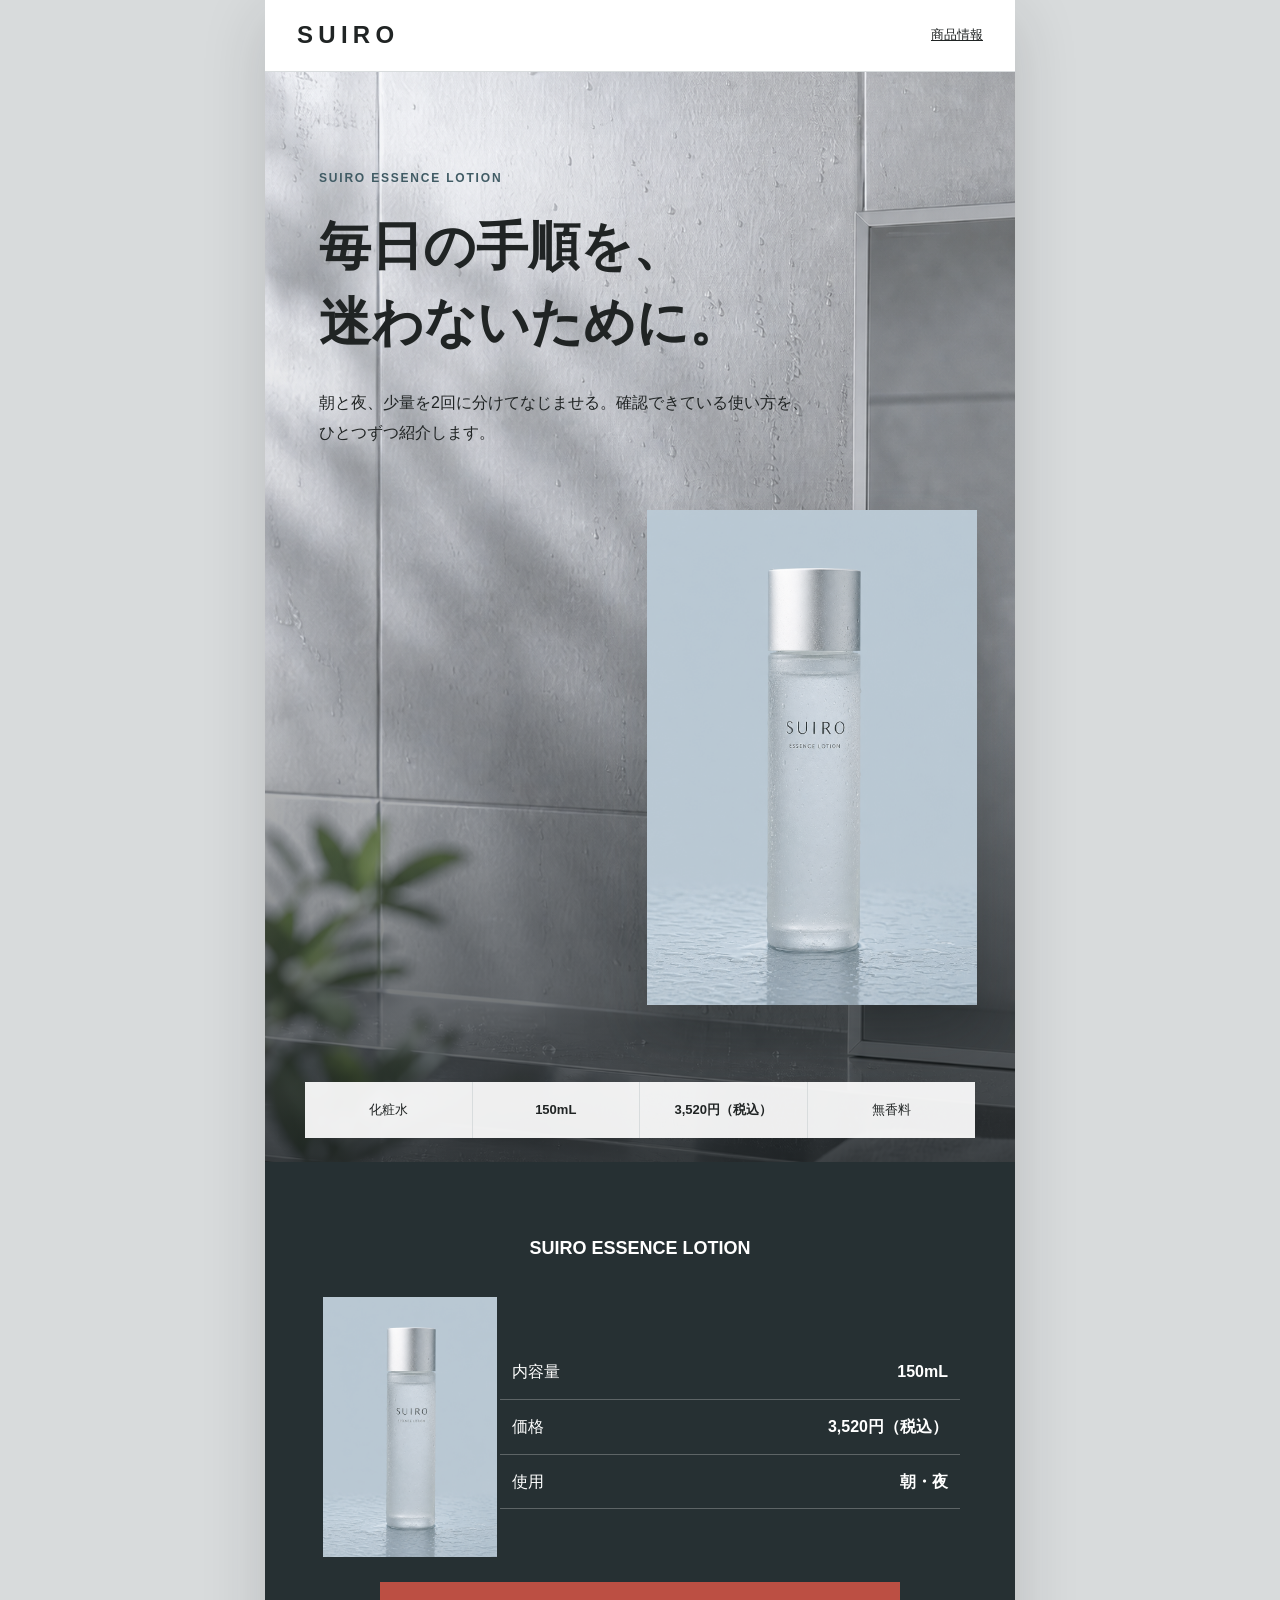
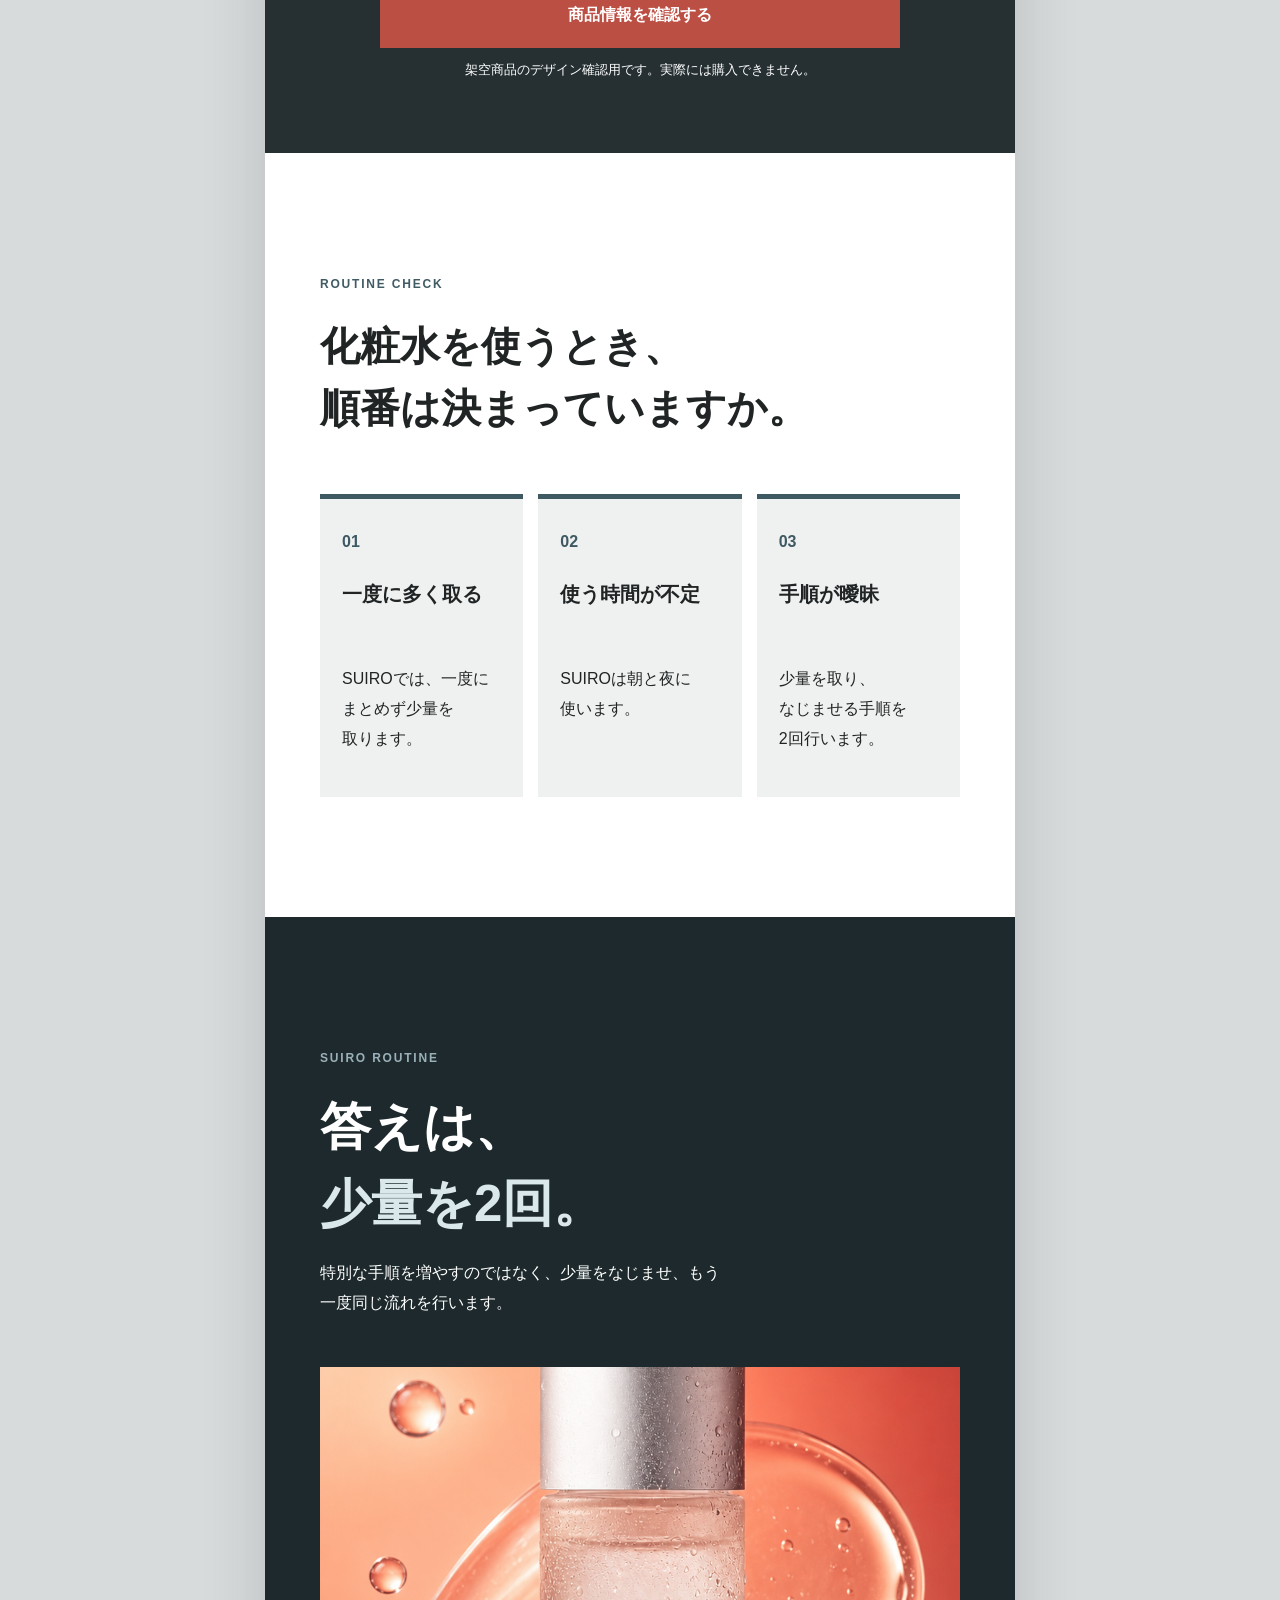
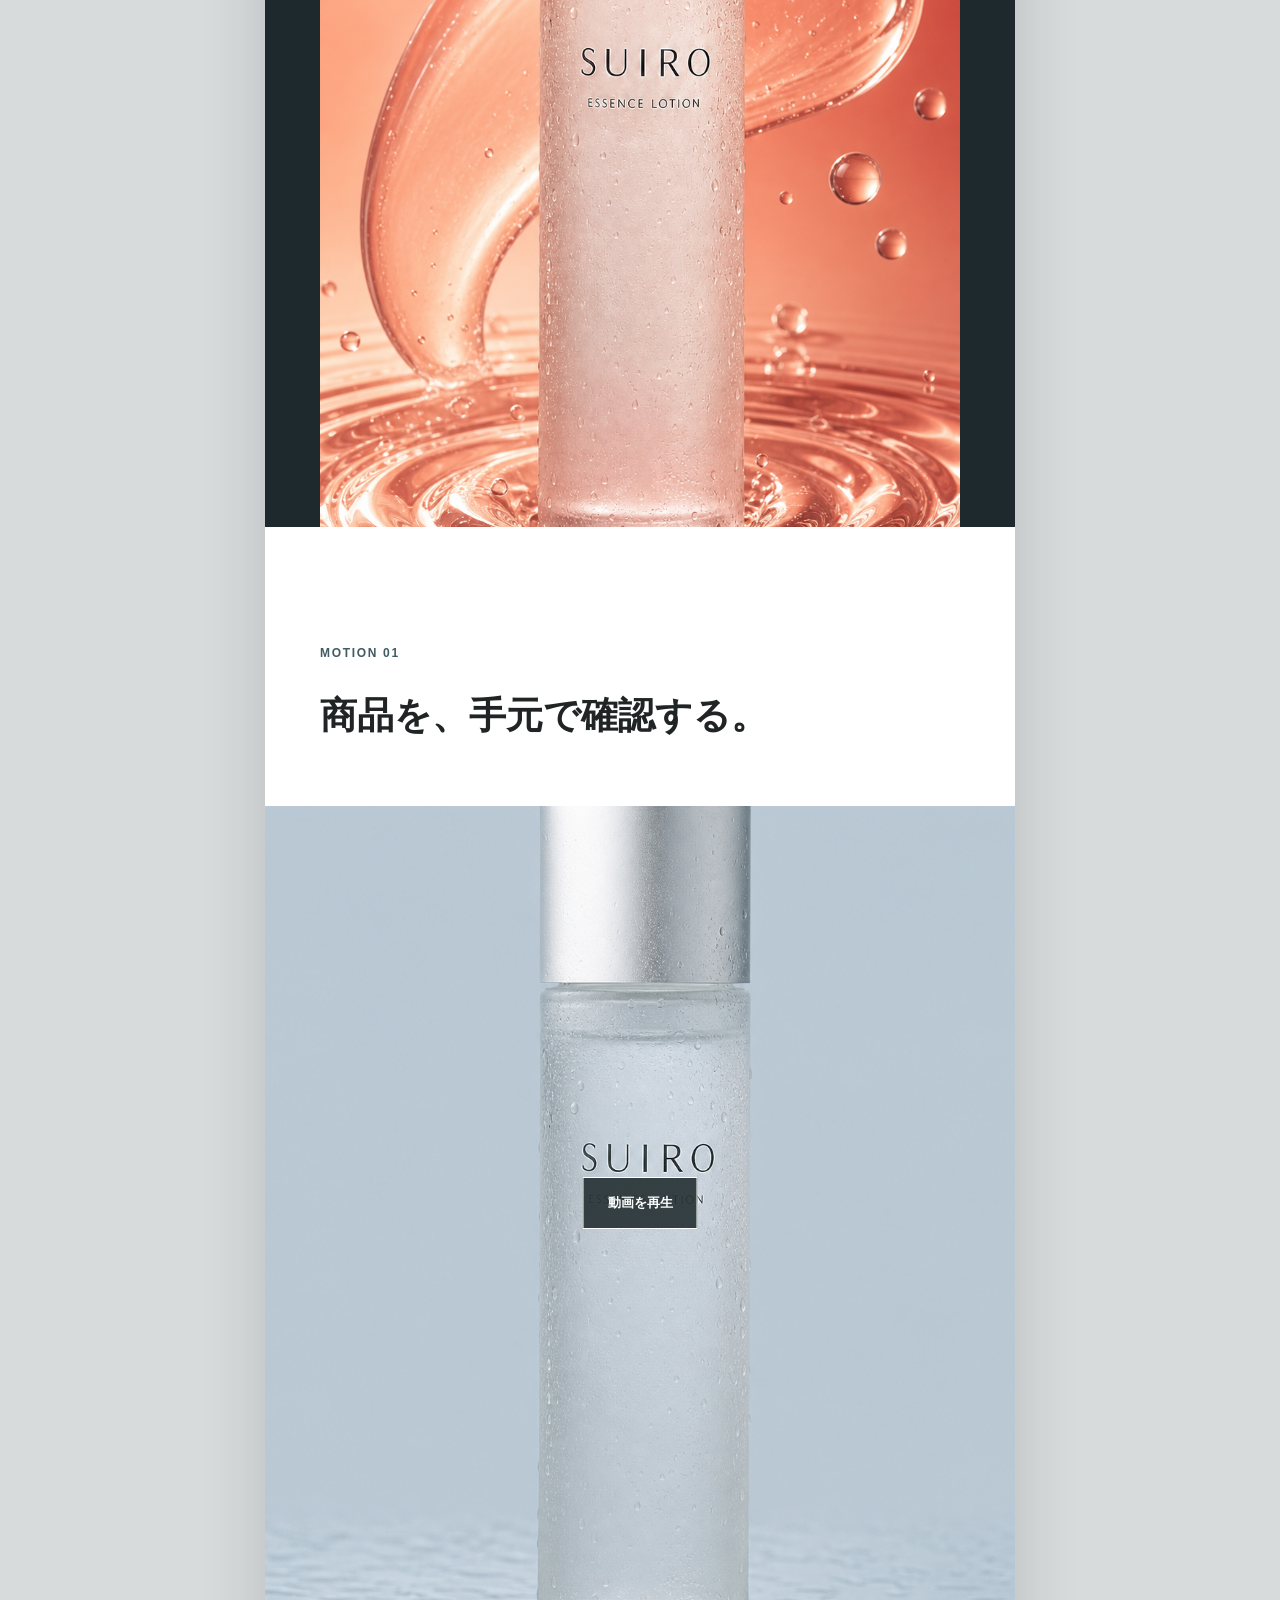
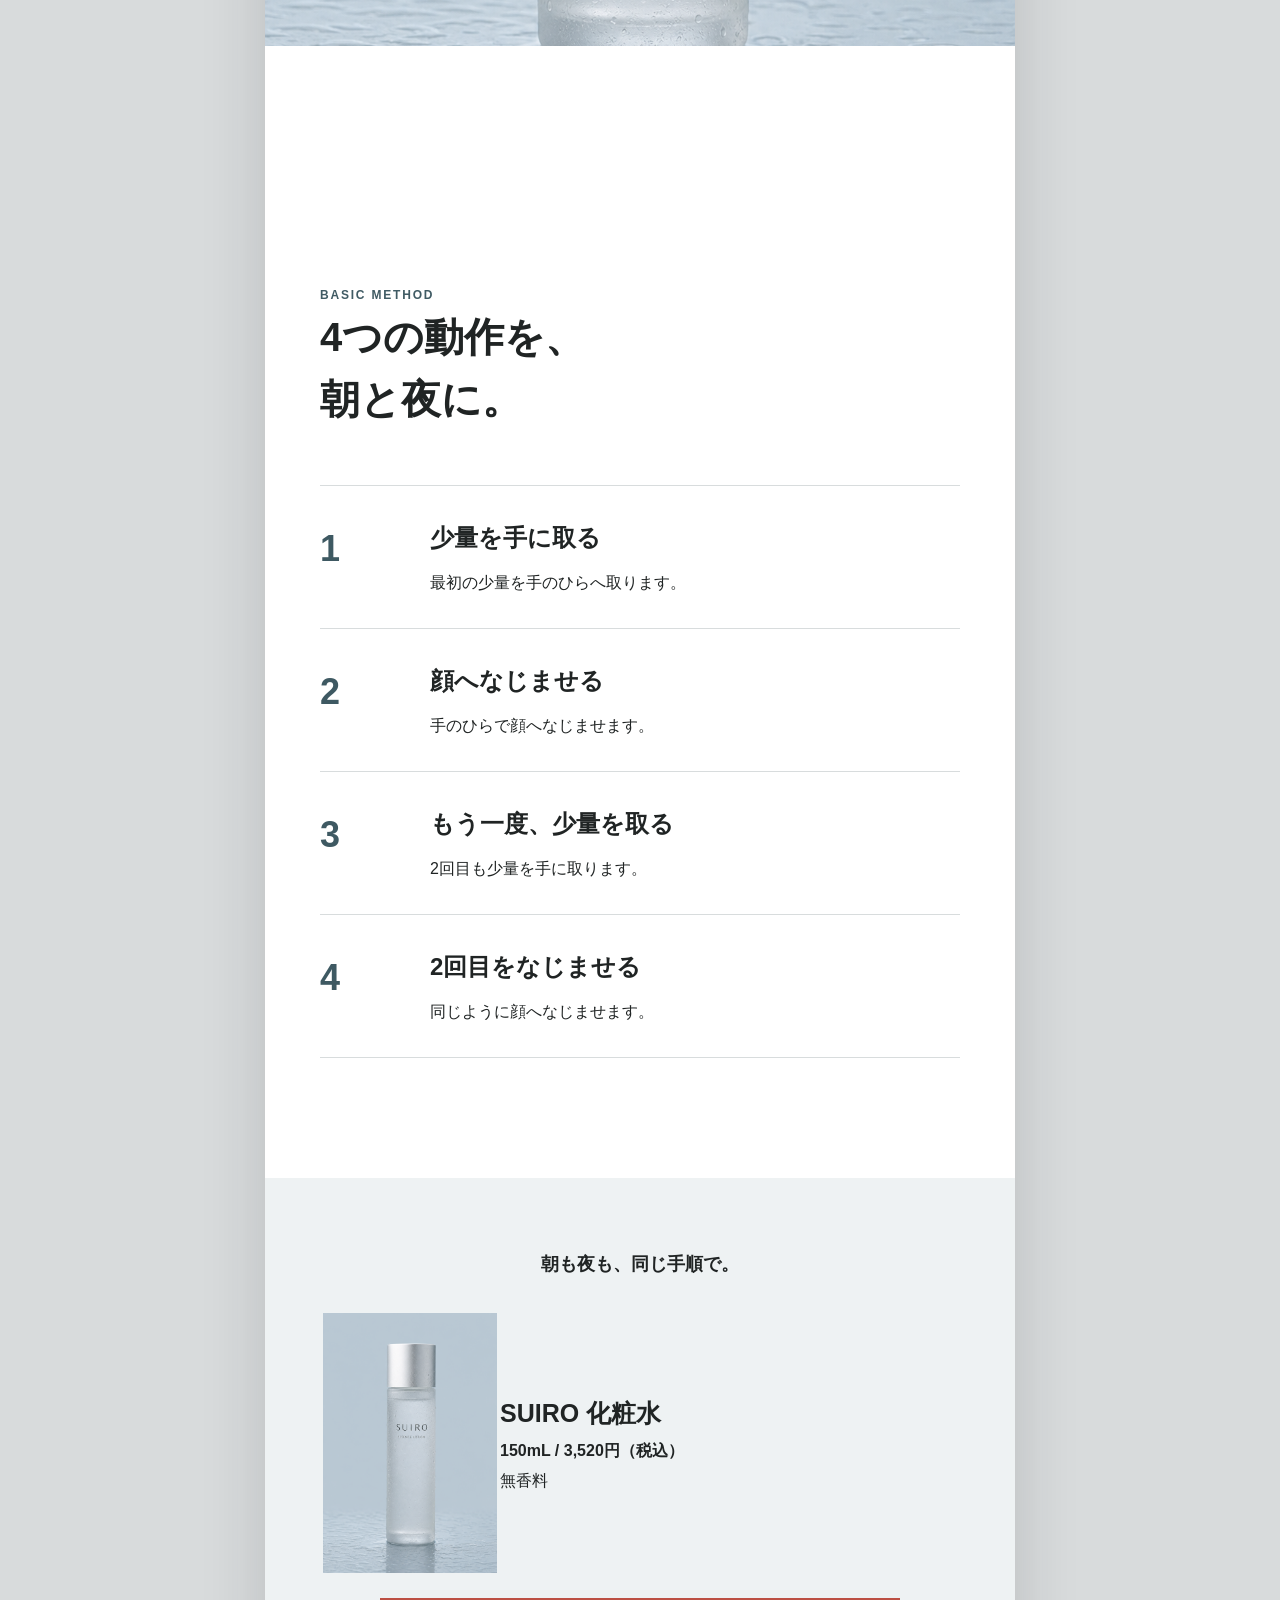
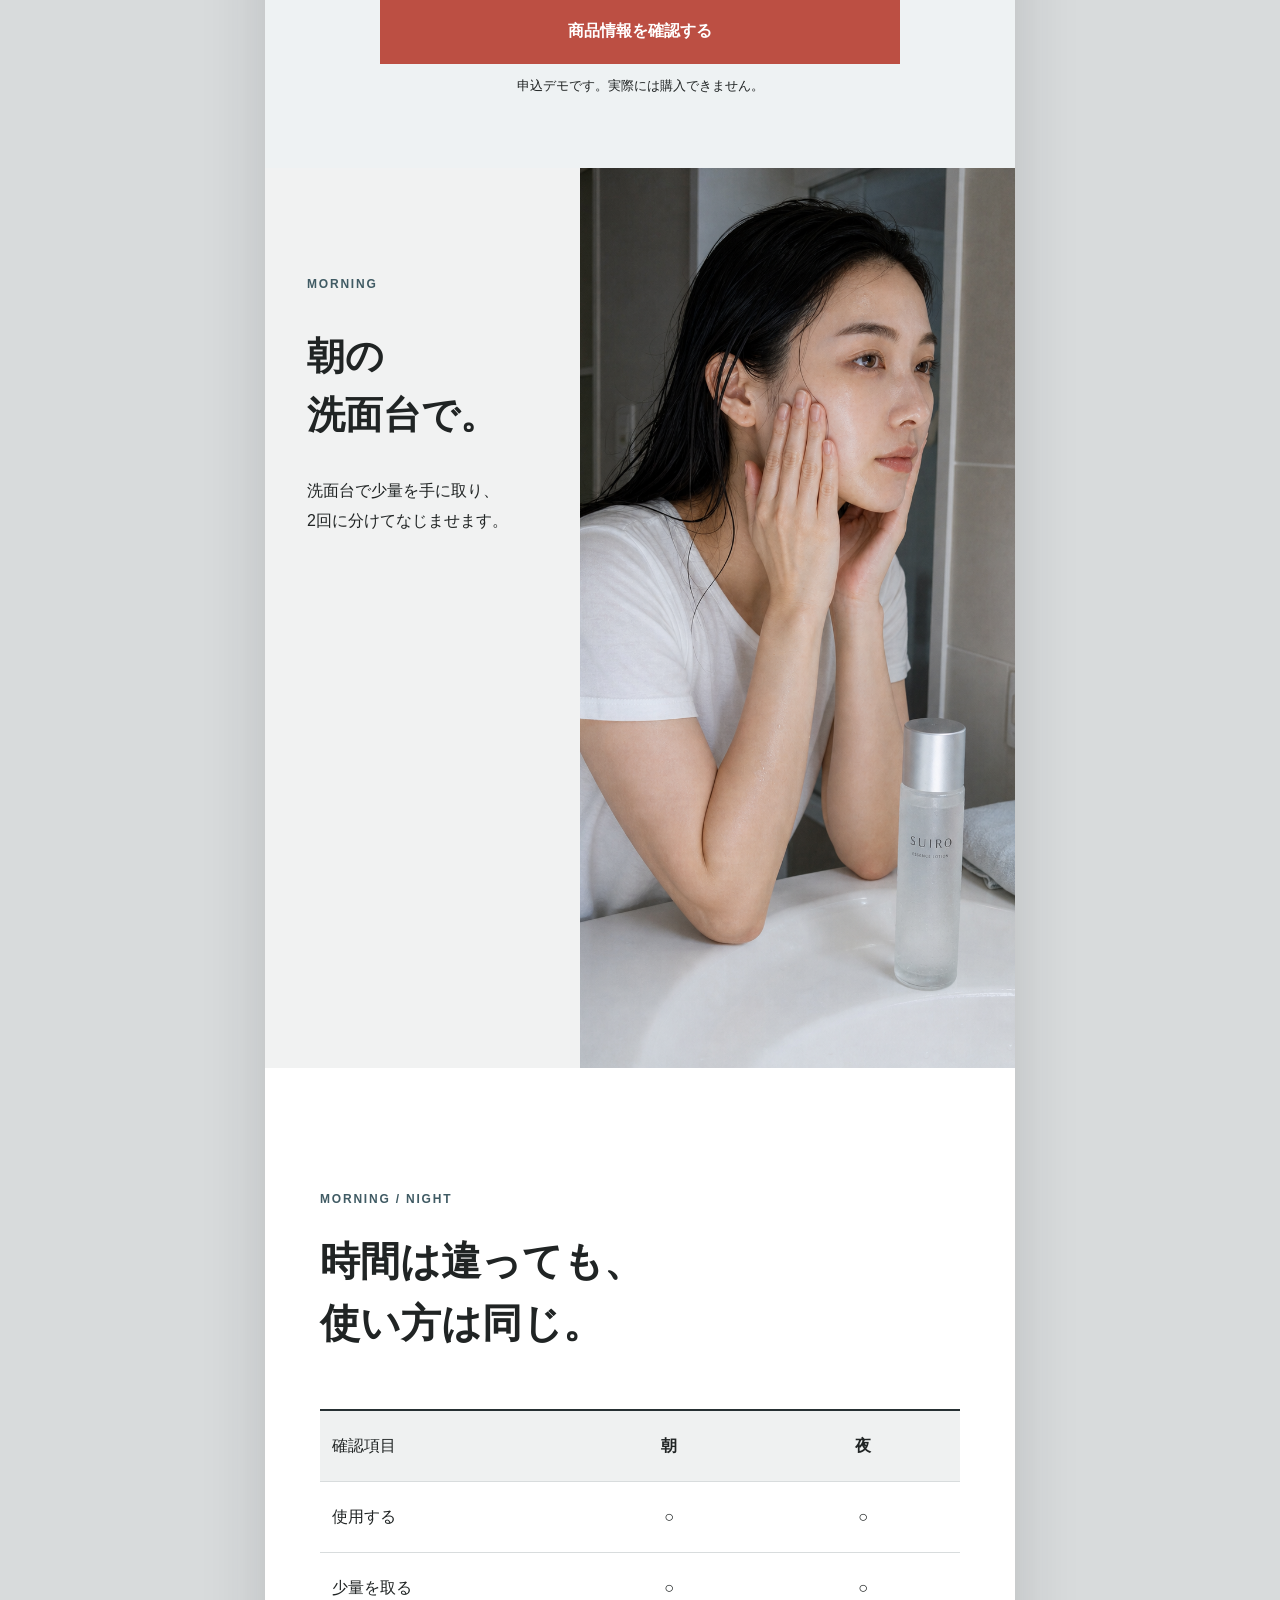
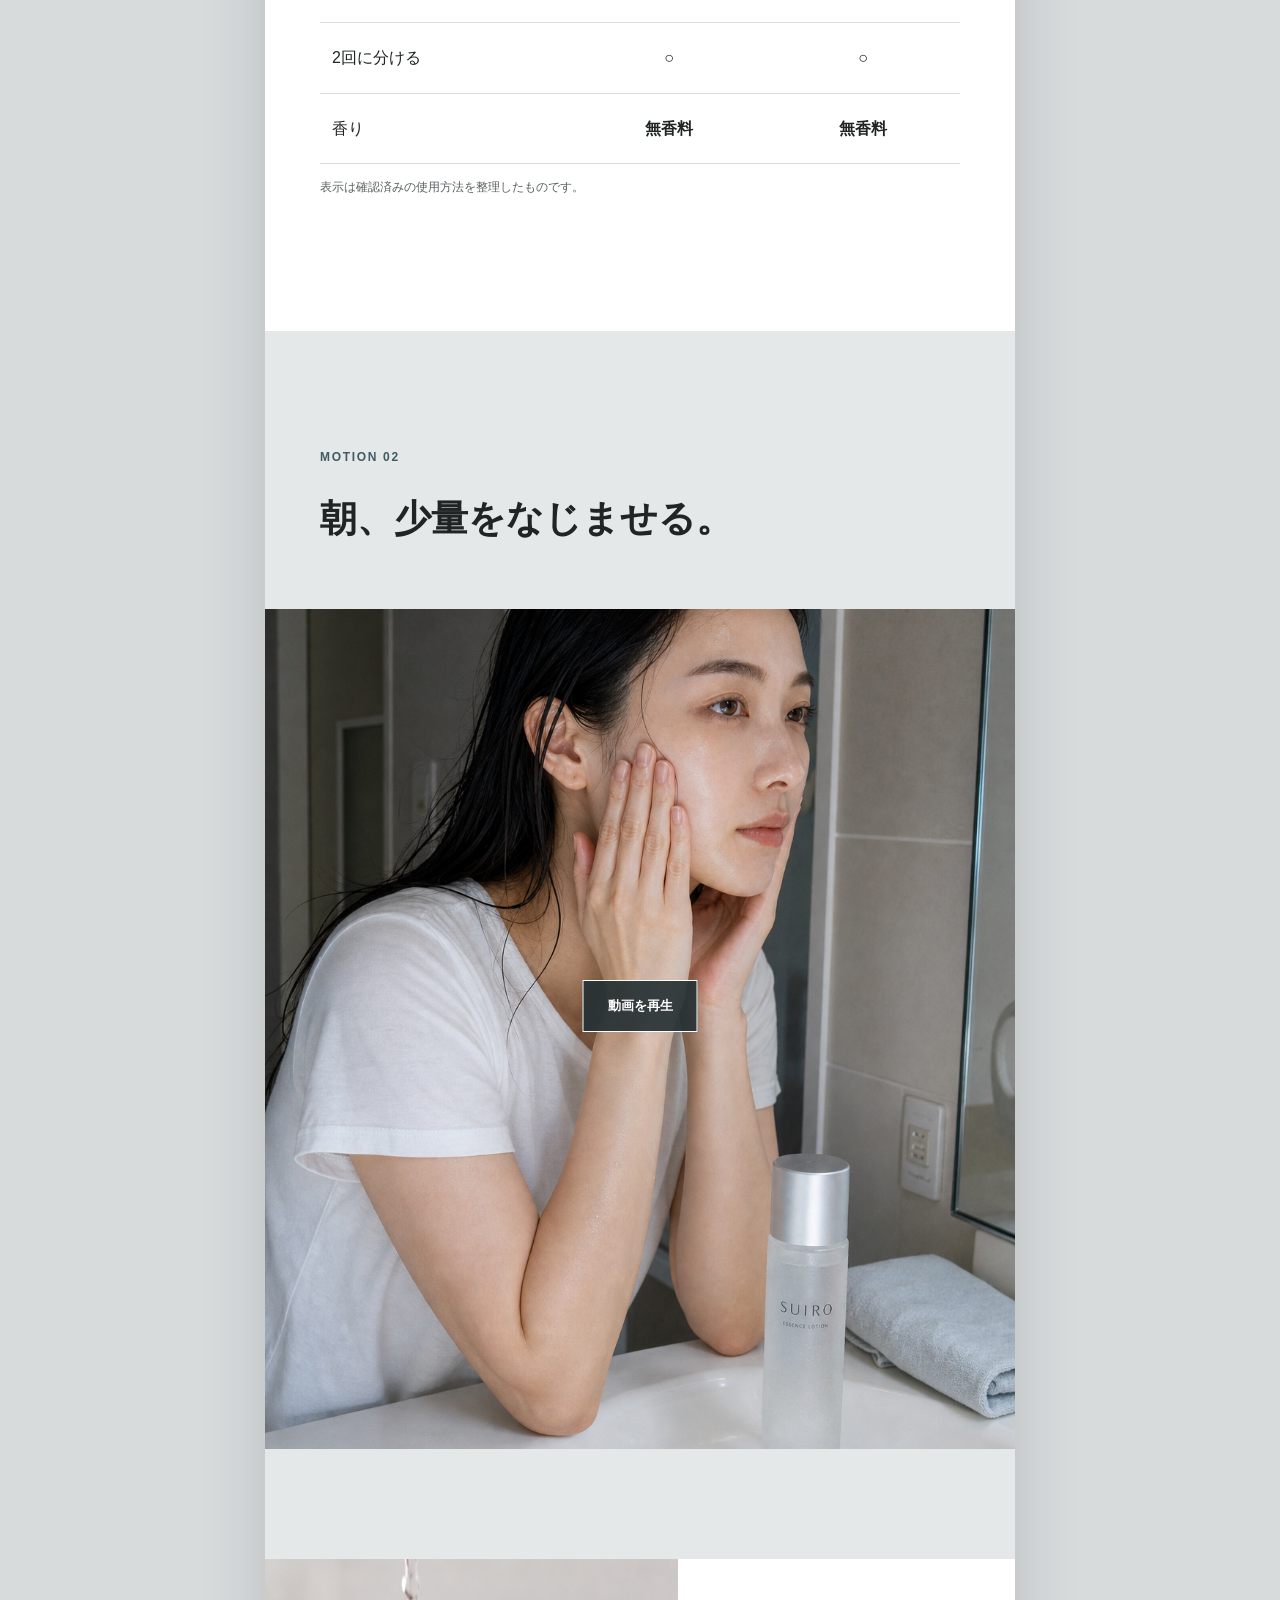
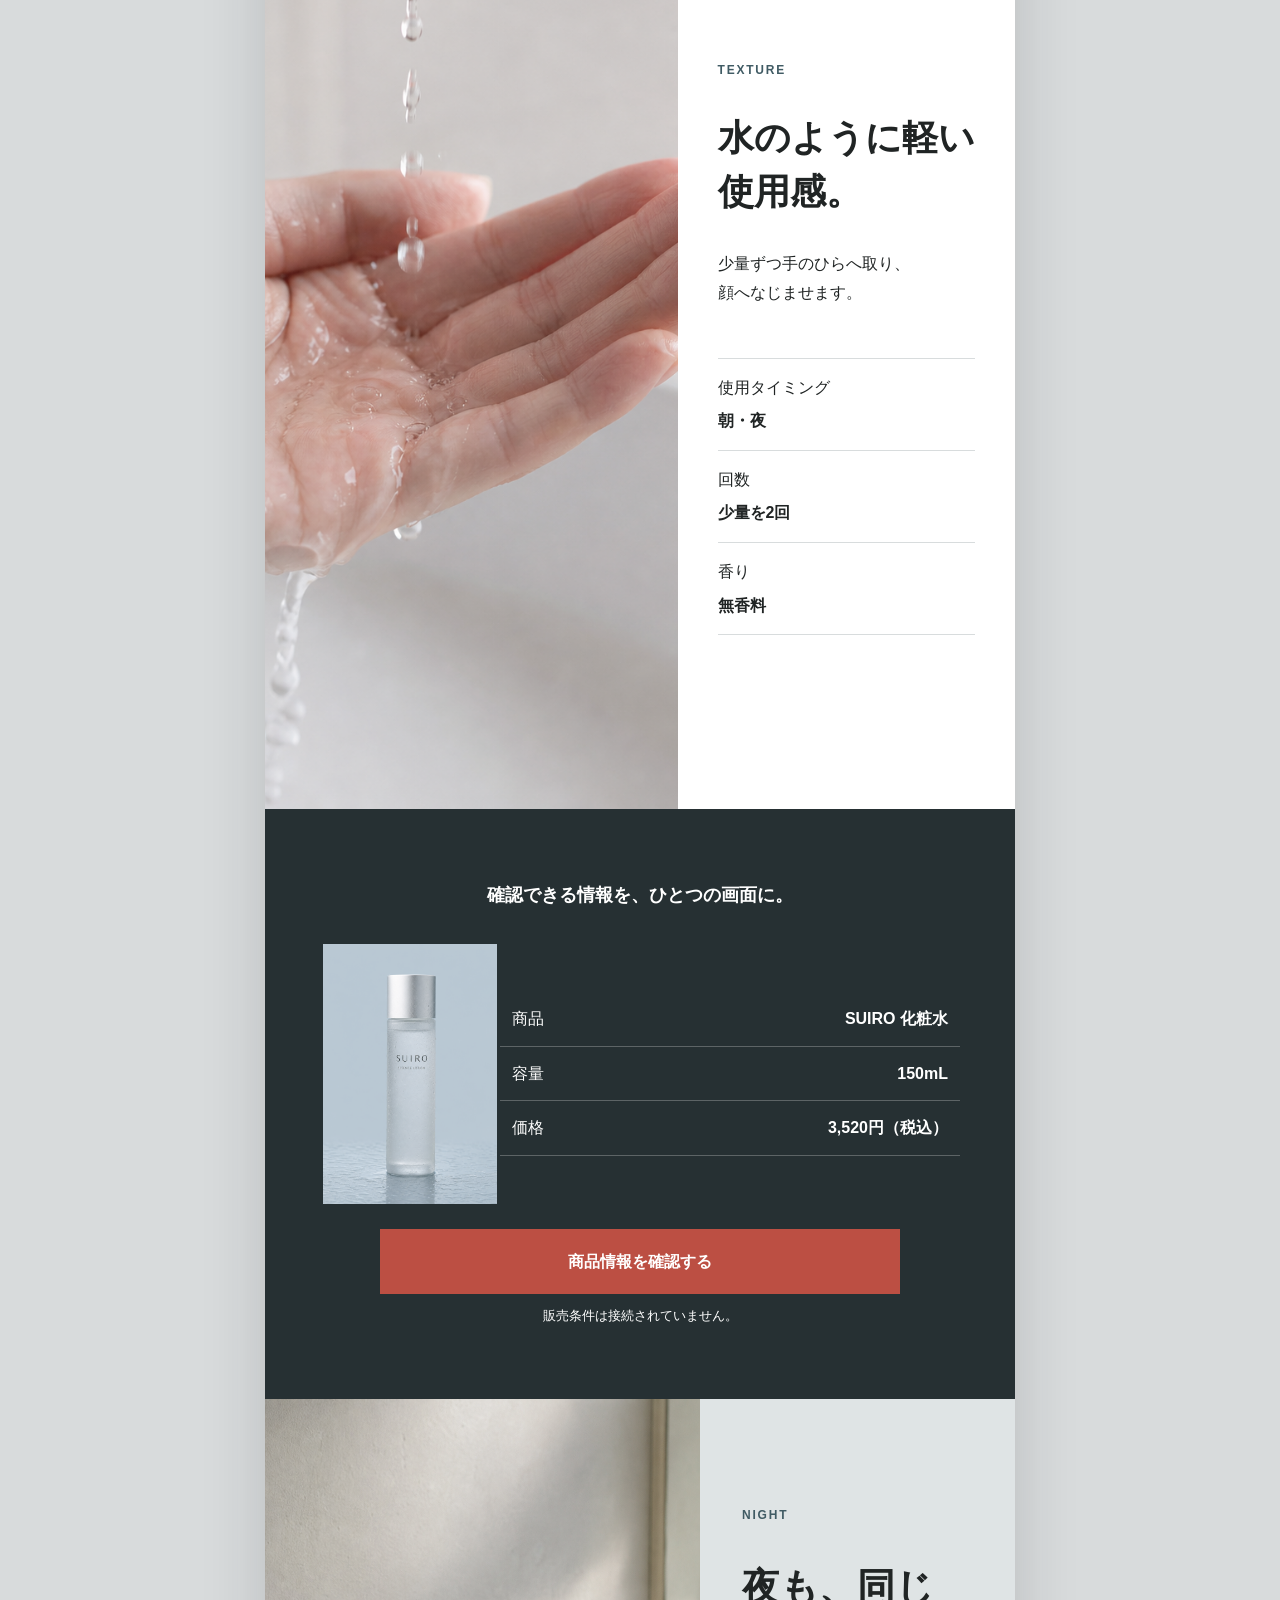
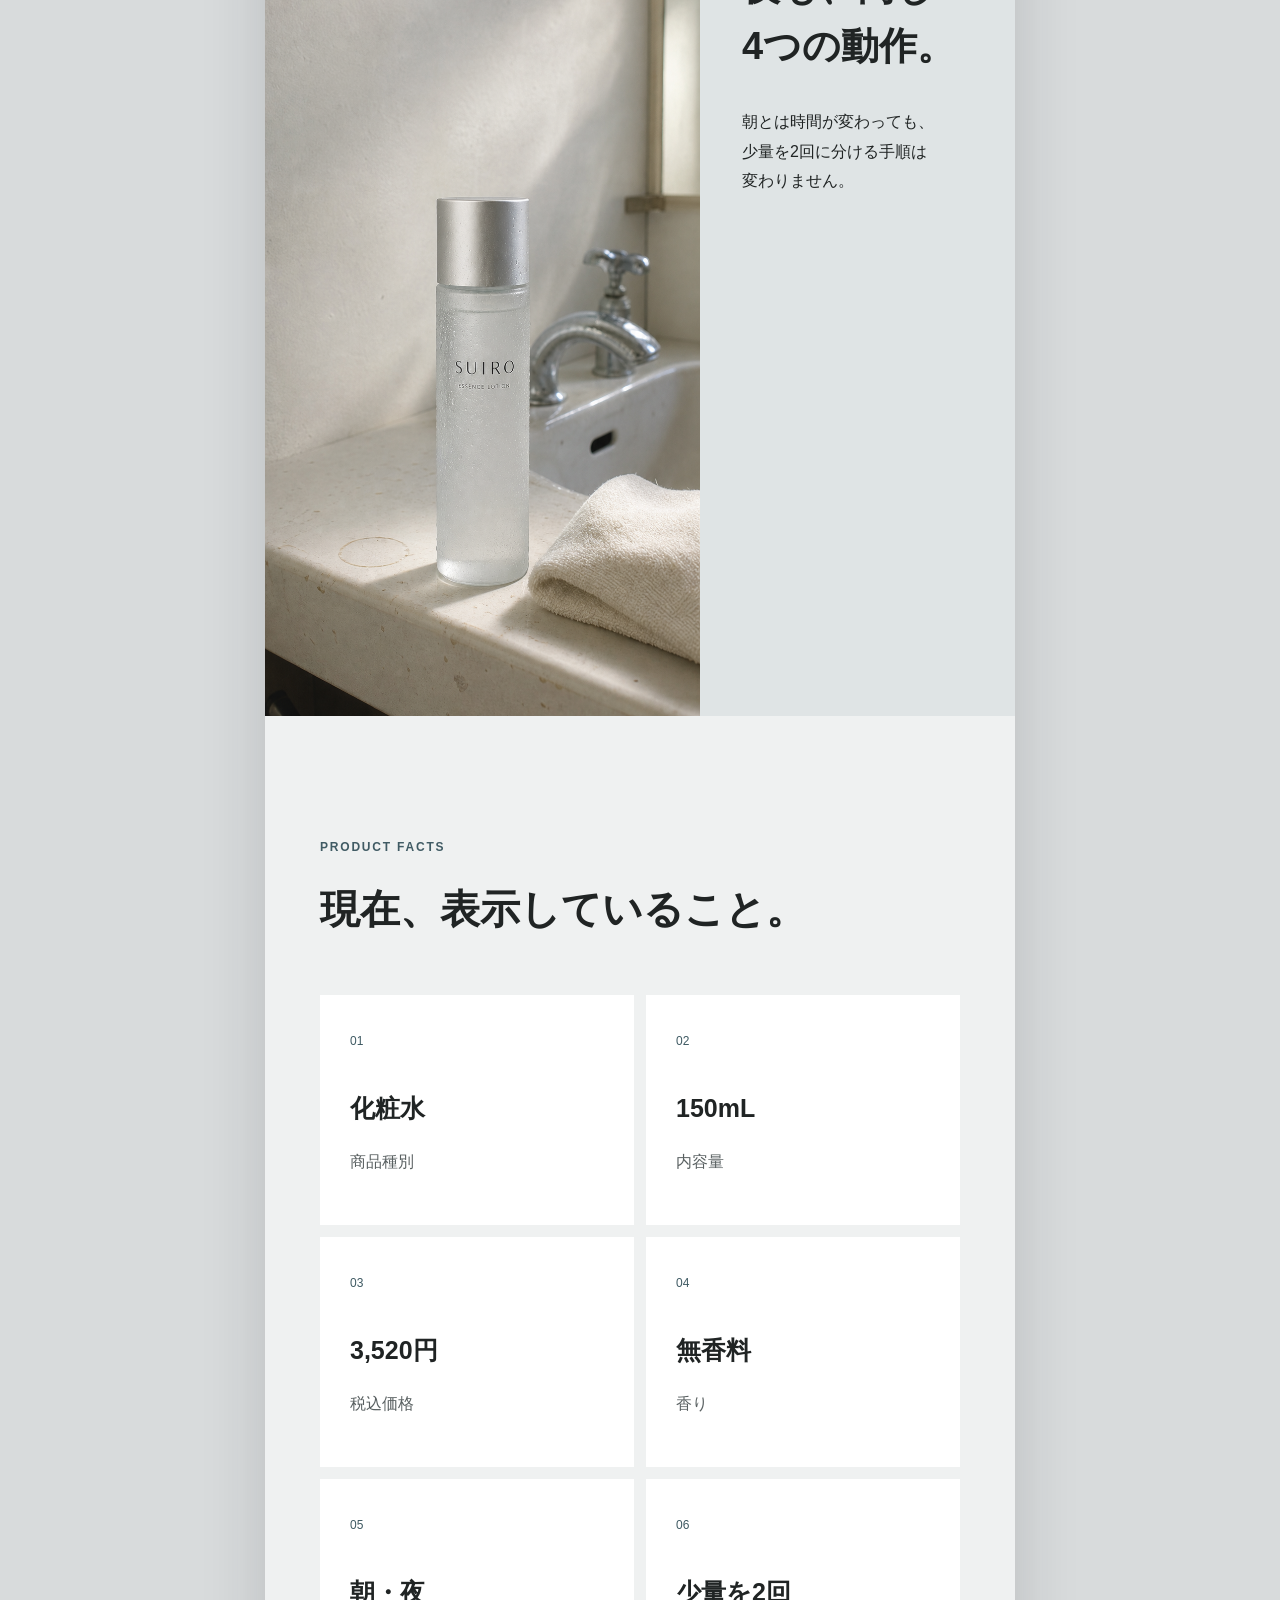
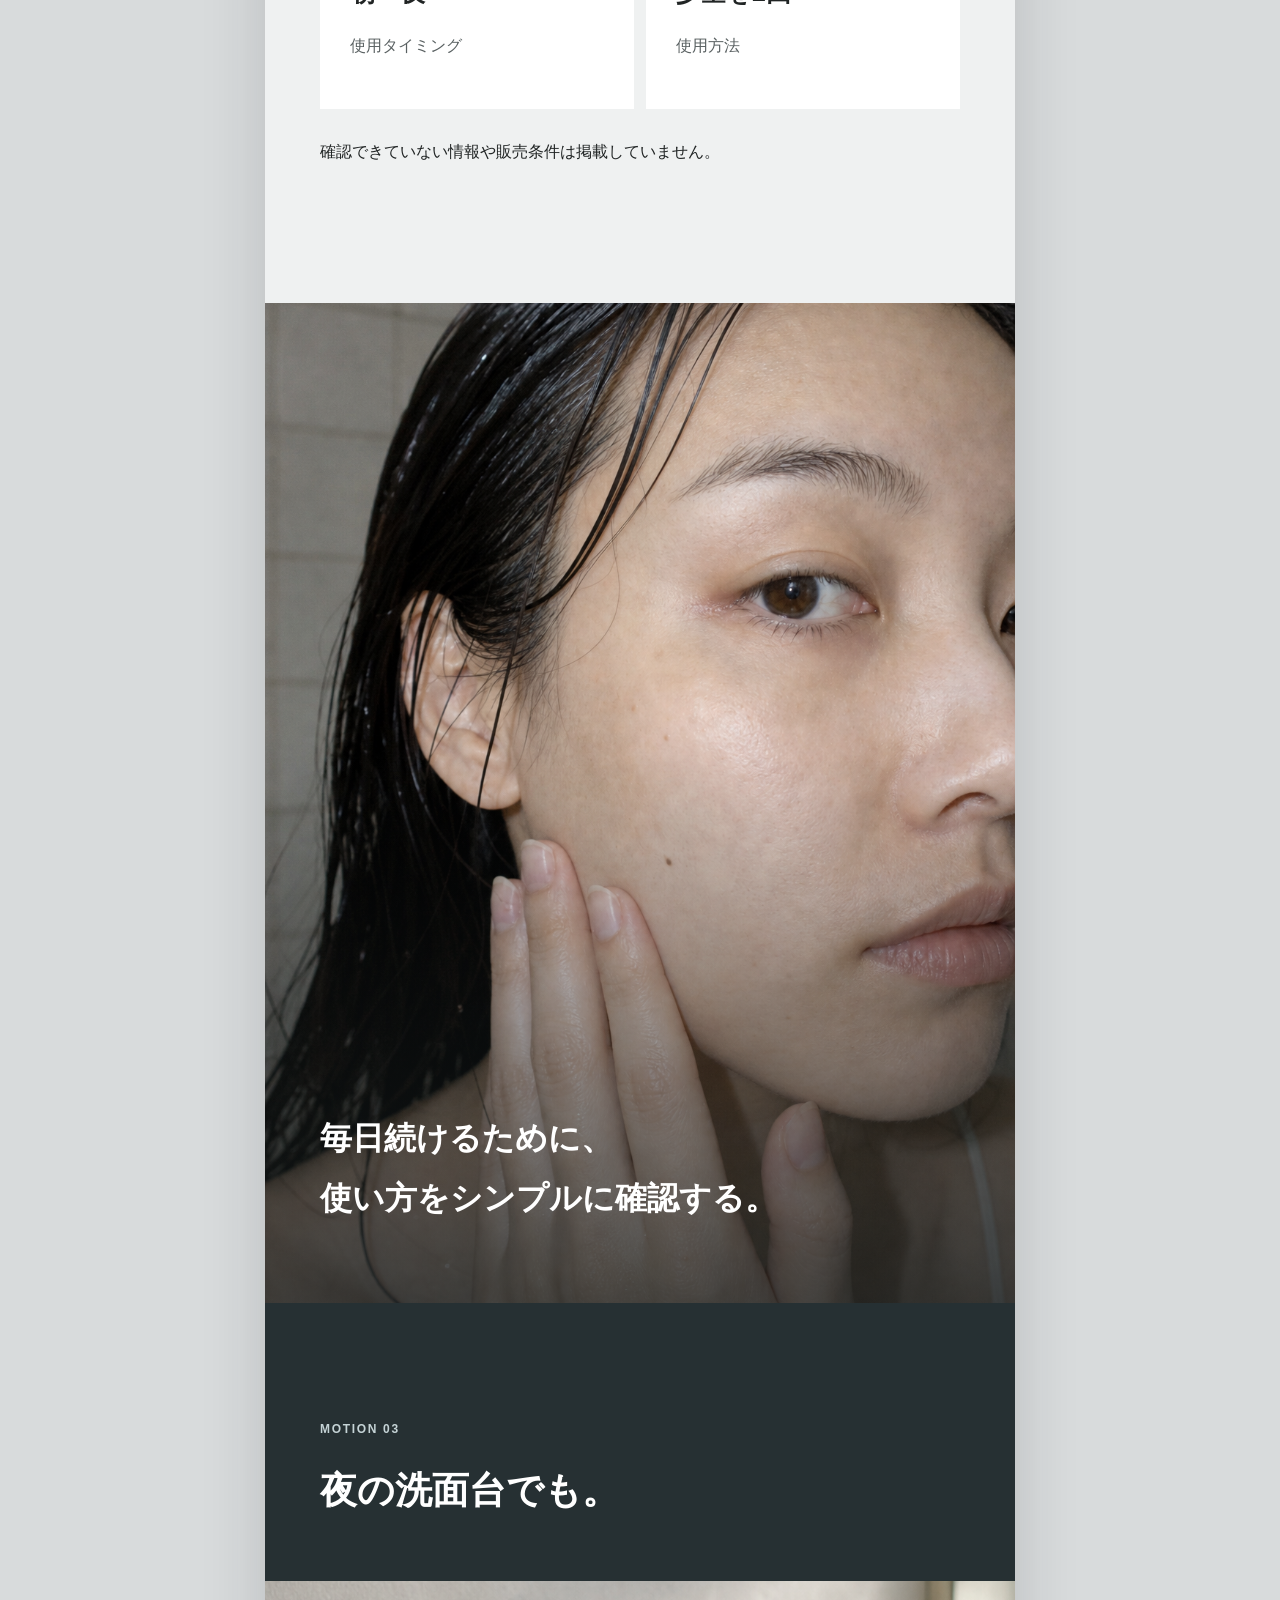
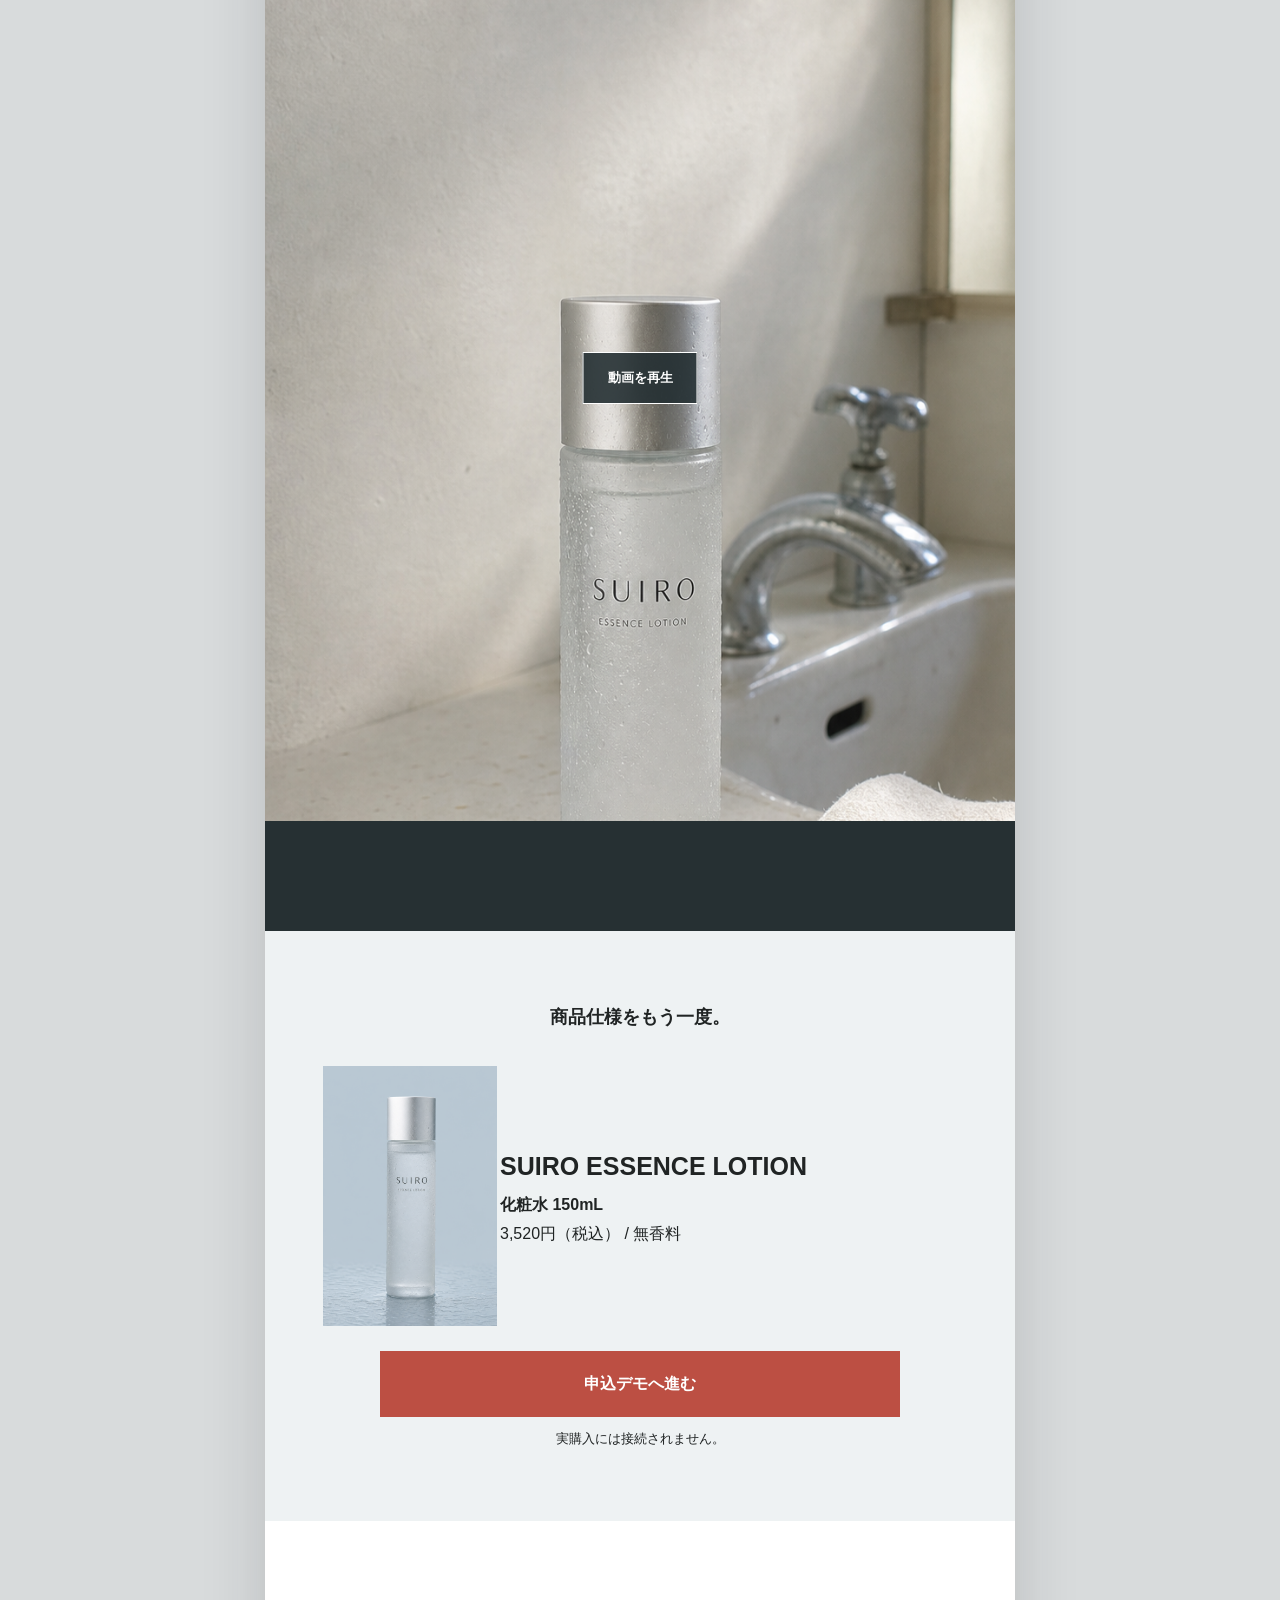
<file: variants/scalp/index.html>
<!doctype html><html lang="ja"><head><meta charset="utf-8"><meta name="viewport" content="width=device-width,initial-scale=1"><title>SUIRO｜朝と夜、少量を2回</title><meta name="description" content="SUIRO 化粧水の商品仕様と使用方法を確認するデモページです。"><link rel="stylesheet" href="scalp.css"><script src="scalp.js" defer></script></head><body>
<a class="skip" href="#main">本文へ移動</a><div class="page">
<header><a href="#top" class="logo">SUIRO</a><a href="#demo" class="header-link">商品情報</a></header>
<main id="main">
<section class="hero" id="top"><img class="hero-bg" src="assets/hero-gray.png" alt="水滴の残るグレーの洗面所"><div class="hero-shade"></div><div class="hero-copy"><p>SUIRO ESSENCE LOTION</p><h1>毎日の手順を、<br>迷わないために。</h1><p>朝と夜、少量を2回に分けてなじませる。確認できている使い方を、ひとつずつ紹介します。</p></div><img class="hero-product" src="assets/product.png" alt="SUIRO エッセンスローション 150mL"><div class="hero-facts"><span>化粧水</span><b>150mL</b><b>3,520円（税込）</b><span>無香料</span></div></section>

<section class="offer dark-offer" data-offer><p>SUIRO ESSENCE LOTION</p><div><img src="assets/product.png" alt="SUIRO"><dl><div><dt>内容量</dt><dd>150mL</dd></div><div><dt>価格</dt><dd>3,520円（税込）</dd></div><div><dt>使用</dt><dd>朝・夜</dd></div></dl></div><a href="#demo">商品情報を確認する</a><small>架空商品のデザイン確認用です。実際には購入できません。</small></section>

<section class="question intro"><p class="eyebrow">ROUTINE CHECK</p><h2>化粧水を使うとき、<br>順番は決まっていますか。</h2><div class="check-grid"><article><span>01</span><h3>一度に多く取る</h3><p>SUIROでは、一度にまとめず少量を取ります。</p></article><article><span>02</span><h3>使う時間が不定</h3><p>SUIROは朝と夜に使います。</p></article><article><span>03</span><h3>手順が曖昧</h3><p>少量を取り、なじませる手順を2回行います。</p></article></div></section>

<section class="answer"><p class="eyebrow">SUIRO ROUTINE</p><h2>答えは、<br><em>少量を2回。</em></h2><p>特別な手順を増やすのではなく、少量をなじませ、もう一度同じ流れを行います。</p><img src="assets/product-detail.png" alt="SUIROと水をイメージした商品ビジュアル"></section>

<section class="motion-block"><div class="motion-head"><span>MOTION 01</span><h2>商品を、手元で確認する。</h2></div><video muted loop playsinline preload="metadata" poster="assets/product.png"><source src="media/product.mp4" type="video/mp4"></video><button class="motion-play" type="button" hidden>動画を再生</button></section>

<section class="routine"><p class="eyebrow">BASIC METHOD</p><h2>4つの動作を、<br>朝と夜に。</h2><ol><li><b>1</b><div><h3>少量を手に取る</h3><p>最初の少量を手のひらへ取ります。</p></div></li><li><b>2</b><div><h3>顔へなじませる</h3><p>手のひらで顔へなじませます。</p></div></li><li><b>3</b><div><h3>もう一度、少量を取る</h3><p>2回目も少量を手に取ります。</p></div></li><li><b>4</b><div><h3>2回目をなじませる</h3><p>同じように顔へなじませます。</p></div></li></ol></section>

<section class="offer light-offer" data-offer><p>朝も夜も、同じ手順で。</p><div><img src="assets/product.png" alt="SUIRO"><div><h2>SUIRO 化粧水</h2><b>150mL / 3,520円（税込）</b><span>無香料</span></div></div><a href="#demo">商品情報を確認する</a><small>申込デモです。実際には購入できません。</small></section>

<section class="scene morning-scene"><div class="scene-copy"><p class="eyebrow">MORNING</p><h2>朝の洗面台で。</h2><p>洗面台で少量を手に取り、2回に分けてなじませます。</p></div><img src="assets/morning.png" alt="朝の洗面台で化粧水を使う場面"></section>

<section class="comparison"><p class="eyebrow">MORNING / NIGHT</p><h2>時間は違っても、<br>使い方は同じ。</h2><div class="compare-table"><div class="compare-head"><span>確認項目</span><b>朝</b><b>夜</b></div><div><span>使用する</span><b>○</b><b>○</b></div><div><span>少量を取る</span><b>○</b><b>○</b></div><div><span>2回に分ける</span><b>○</b><b>○</b></div><div><span>香り</span><b>無香料</b><b>無香料</b></div></div><p class="caption">表示は確認済みの使用方法を整理したものです。</p></section>

<section class="motion-block gray"><div class="motion-head"><span>MOTION 02</span><h2>朝、少量をなじませる。</h2></div><video muted loop playsinline preload="metadata" poster="assets/morning.png"><source src="media/morning.mp4" type="video/mp4"></video><button class="motion-play" type="button" hidden>動画を再生</button></section>

<section class="texture"><img src="assets/palm.png" alt="手のひらに取った化粧水"><div><p class="eyebrow">TEXTURE</p><h2>水のように軽い使用感。</h2><p>少量ずつ手のひらへ取り、顔へなじませます。</p><dl><div><dt>使用タイミング</dt><dd>朝・夜</dd></div><div><dt>回数</dt><dd>少量を2回</dd></div><div><dt>香り</dt><dd>無香料</dd></div></dl></div></section>

<section class="offer dark-offer" data-offer><p>確認できる情報を、ひとつの画面に。</p><div><img src="assets/product.png" alt="SUIRO"><dl><div><dt>商品</dt><dd>SUIRO 化粧水</dd></div><div><dt>容量</dt><dd>150mL</dd></div><div><dt>価格</dt><dd>3,520円（税込）</dd></div></dl></div><a href="#demo">商品情報を確認する</a><small>販売条件は接続されていません。</small></section>

<section class="scene night-scene"><div class="scene-copy"><p class="eyebrow">NIGHT</p><h2>夜も、同じ4つの動作。</h2><p>朝とは時間が変わっても、少量を2回に分ける手順は変わりません。</p></div><img src="assets/night.png" alt="夜のケアをイメージした室内"></section>

<section class="facts"><p class="eyebrow">PRODUCT FACTS</p><h2>現在、表示していること。</h2><div class="facts-grid"><article><span>01</span><b>化粧水</b><p>商品種別</p></article><article><span>02</span><b>150mL</b><p>内容量</p></article><article><span>03</span><b>3,520円</b><p>税込価格</p></article><article><span>04</span><b>無香料</b><p>香り</p></article><article><span>05</span><b>朝・夜</b><p>使用タイミング</p></article><article><span>06</span><b>少量を2回</b><p>使用方法</p></article></div><p class="facts-note">確認できていない情報や販売条件は掲載していません。</p></section>

<section class="image-break"><img src="assets/face.png" alt="自然光の中で顔に手を添える人物"><p>毎日続けるために、<br>使い方をシンプルに確認する。</p></section>

<section class="motion-block dark"><div class="motion-head"><span>MOTION 03</span><h2>夜の洗面台でも。</h2></div><video muted loop playsinline preload="metadata" poster="assets/night.png"><source src="media/bathroom.mp4" type="video/mp4"></video><button class="motion-play" type="button" hidden>動画を再生</button></section>

<section class="offer light-offer" data-offer><p>商品仕様をもう一度。</p><div><img src="assets/product.png" alt="SUIRO"><div><h2>SUIRO ESSENCE LOTION</h2><b>化粧水 150mL</b><span>3,520円（税込） / 無香料</span></div></div><a href="#demo">申込デモへ進む</a><small>実購入には接続されません。</small></section>

<section class="faq"><p class="eyebrow">FAQ</p><h2>商品と使い方について</h2><details open><summary>いつ使いますか。</summary><p>朝と夜に使います。</p></details><details><summary>どのように使いますか。</summary><p>少量を2回に分けて顔へなじませます。</p></details><details><summary>内容量はどれくらいですか。</summary><p>150mLです。</p></details><details><summary>価格はいくらですか。</summary><p>3,520円（税込）です。</p></details><details><summary>香りはありますか。</summary><p>無香料です。</p></details><details><summary>このページから購入できますか。</summary><p>できません。架空商品のデザイン確認用ページです。</p></details></section>

<section class="product-final"><div class="final-visual"><img src="assets/product.png" alt="SUIRO 化粧水"></div><div class="final-copy"><p class="eyebrow">SUIRO ESSENCE LOTION</p><h2>朝と夜、<br>少量を2回。</h2><dl><div><dt>種別</dt><dd>化粧水</dd></div><div><dt>内容量</dt><dd>150mL</dd></div><div><dt>価格</dt><dd>3,520円（税込）</dd></div><div><dt>香り</dt><dd>無香料</dd></div></dl></div></section>

<section class="offer dark-offer final-offer" data-offer><p>SUIROの商品情報を確認する</p><div><img src="assets/product.png" alt="SUIRO"><dl><div><dt>朝・夜</dt><dd>少量を2回</dd></div><div><dt>150mL</dt><dd>3,520円（税込）</dd></div></dl></div><a href="#demo">申込デモを確認する</a><small>架空商品のため、実際には購入できません。</small></section>

<section class="demo" id="demo"><p class="eyebrow">ORDER DEMO</p><h2>申込画面のデモ</h2><p class="demo-alert">この画面は入力・送信を試すためのデモです。注文、決済、個人情報の保存は行いません。</p><form id="demo-form"><label>お名前（デモ）<input name="name" autocomplete="off" placeholder="例：スイロ 花子"></label><label>メールアドレス（デモ）<input type="email" name="email" autocomplete="off" placeholder="example@example.jp"></label><div class="demo-summary"><span>SUIRO 化粧水 150mL</span><b>3,520円（税込）</b></div><button type="submit">デモ内容を確認する</button></form><p class="demo-foot">送信内容は外部へ送られず、ページを閉じると消えます。</p></section>
</main><footer><b>SUIRO</b><p>架空商品のデザイン確認用ページ</p><a href="#top">ページ上部へ</a></footer></div>
<dialog id="demo-dialog" aria-labelledby="dialog-title"><button type="button" class="close" aria-label="閉じる">×</button><p>SUIRO ORDER DEMO</p><h2 id="dialog-title">デモ確認</h2><p>注文や情報送信は行われていません。</p><button type="button" class="ok">閉じる</button></dialog></body></html>
</file>
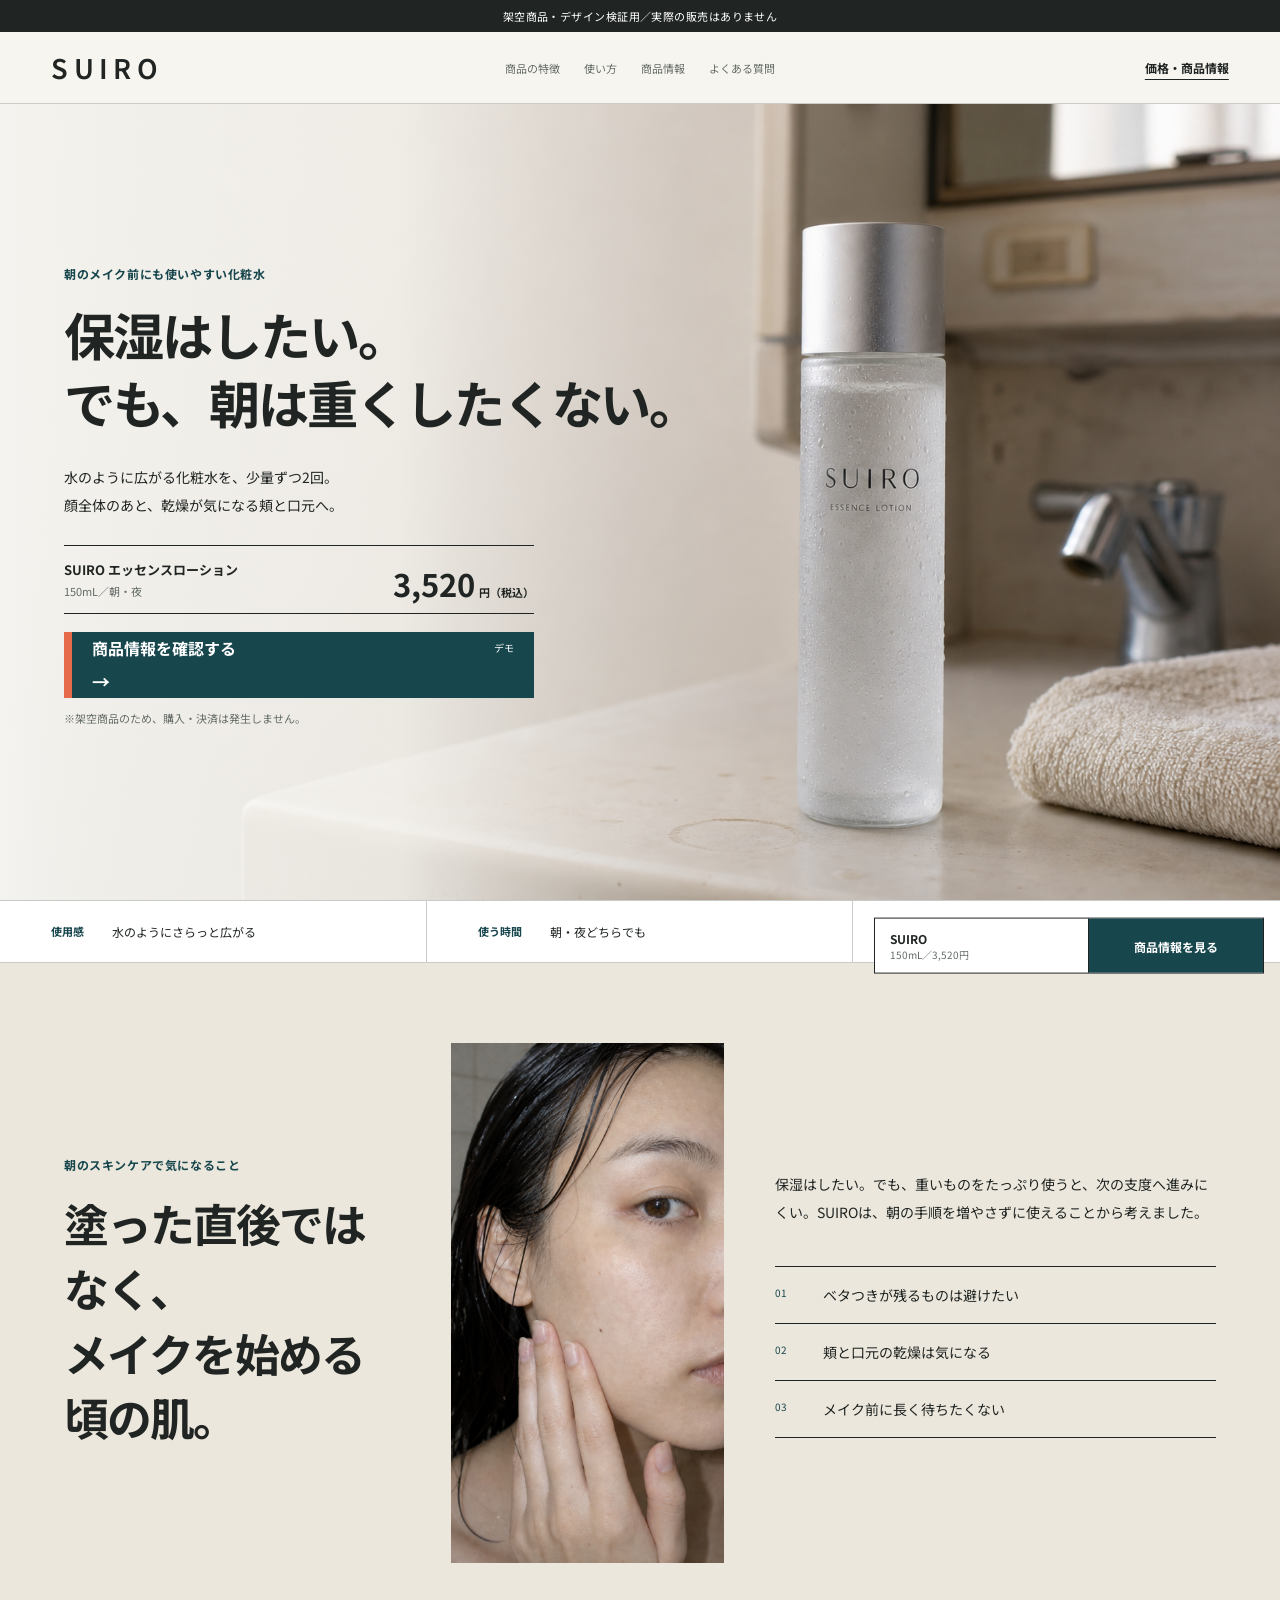
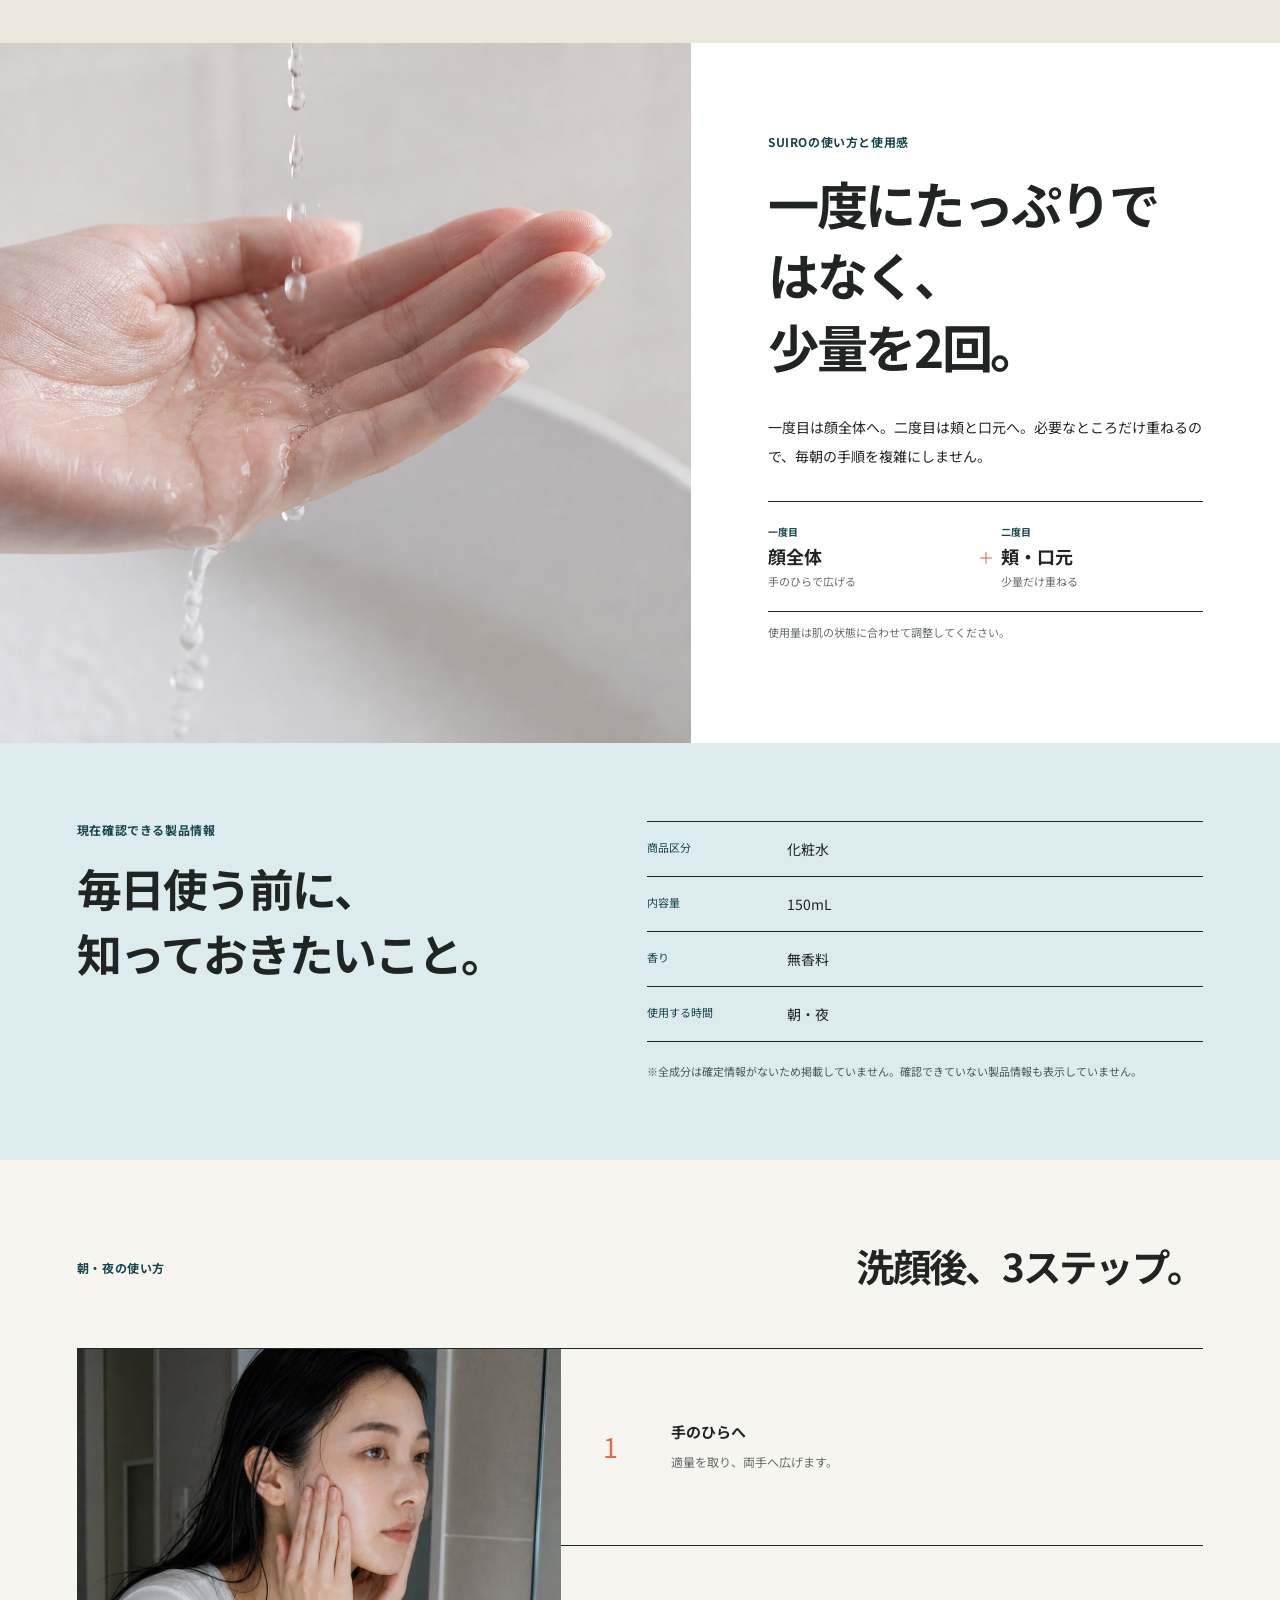
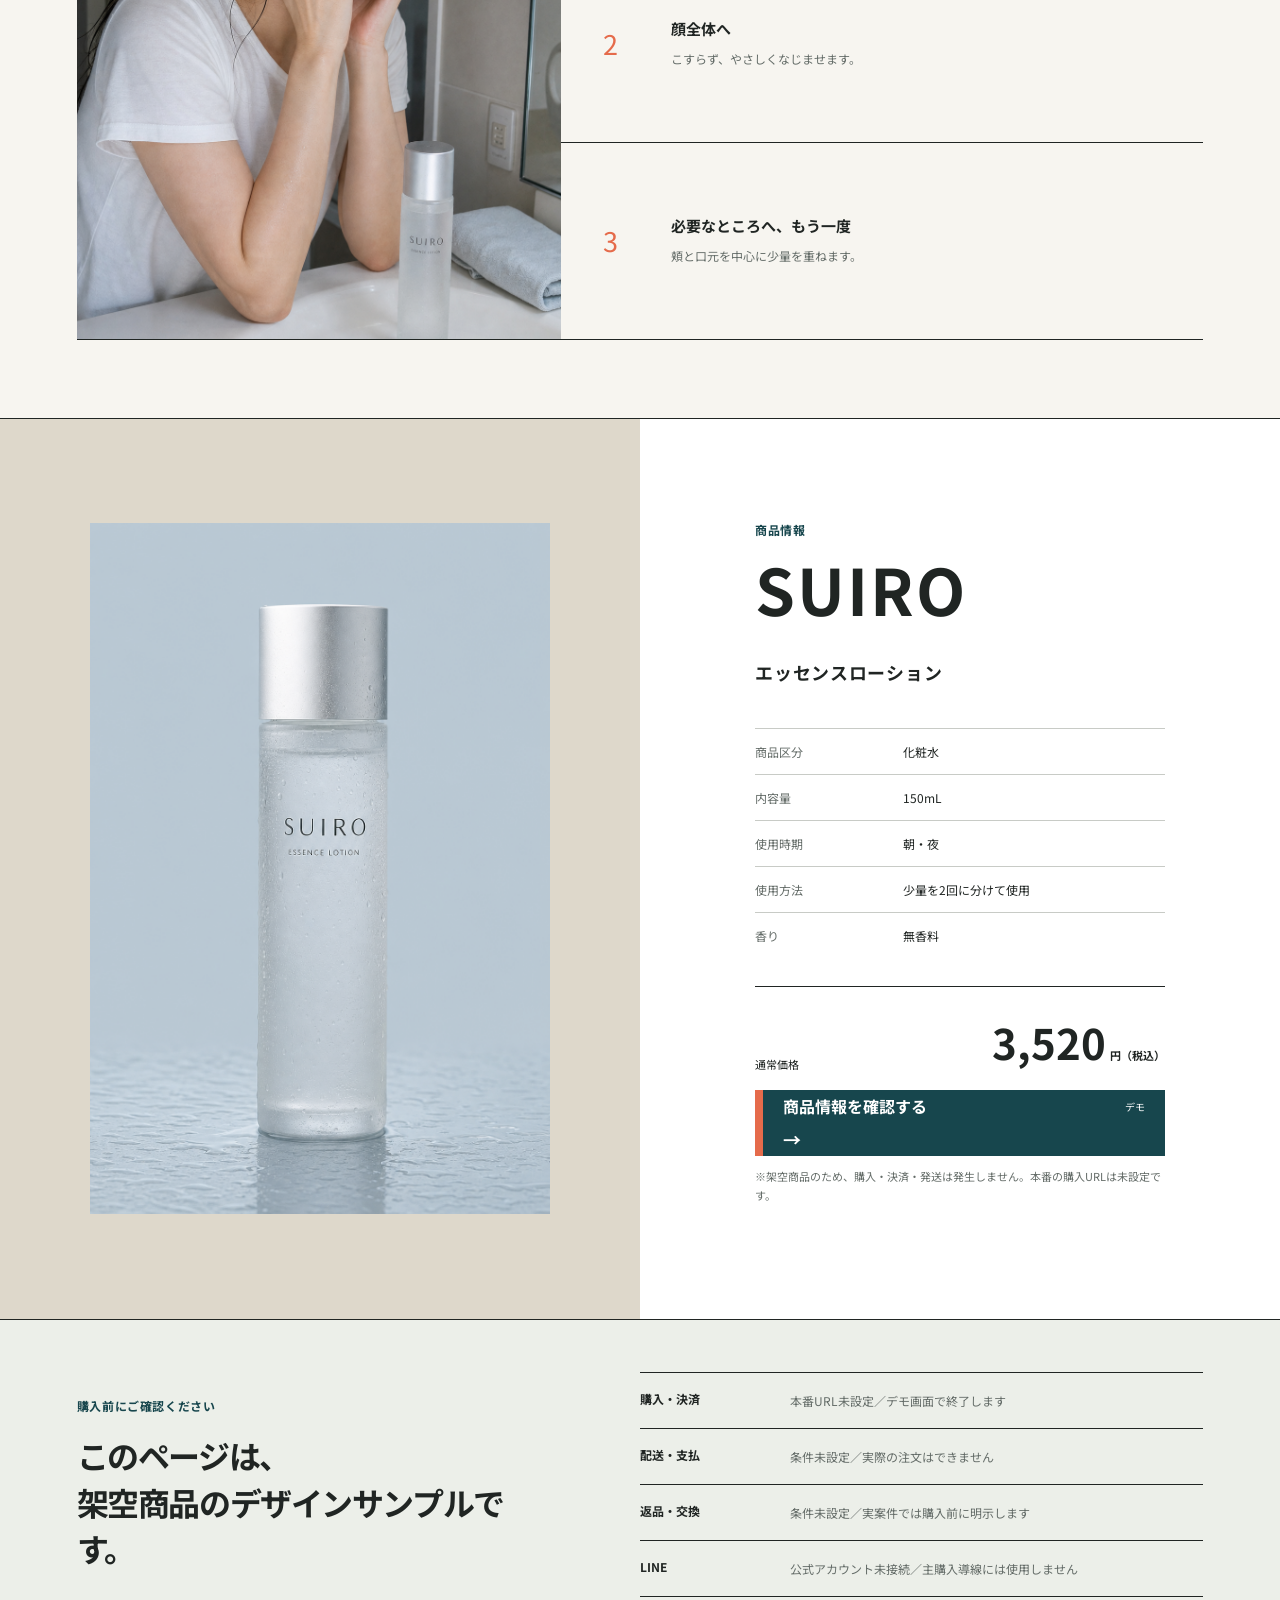
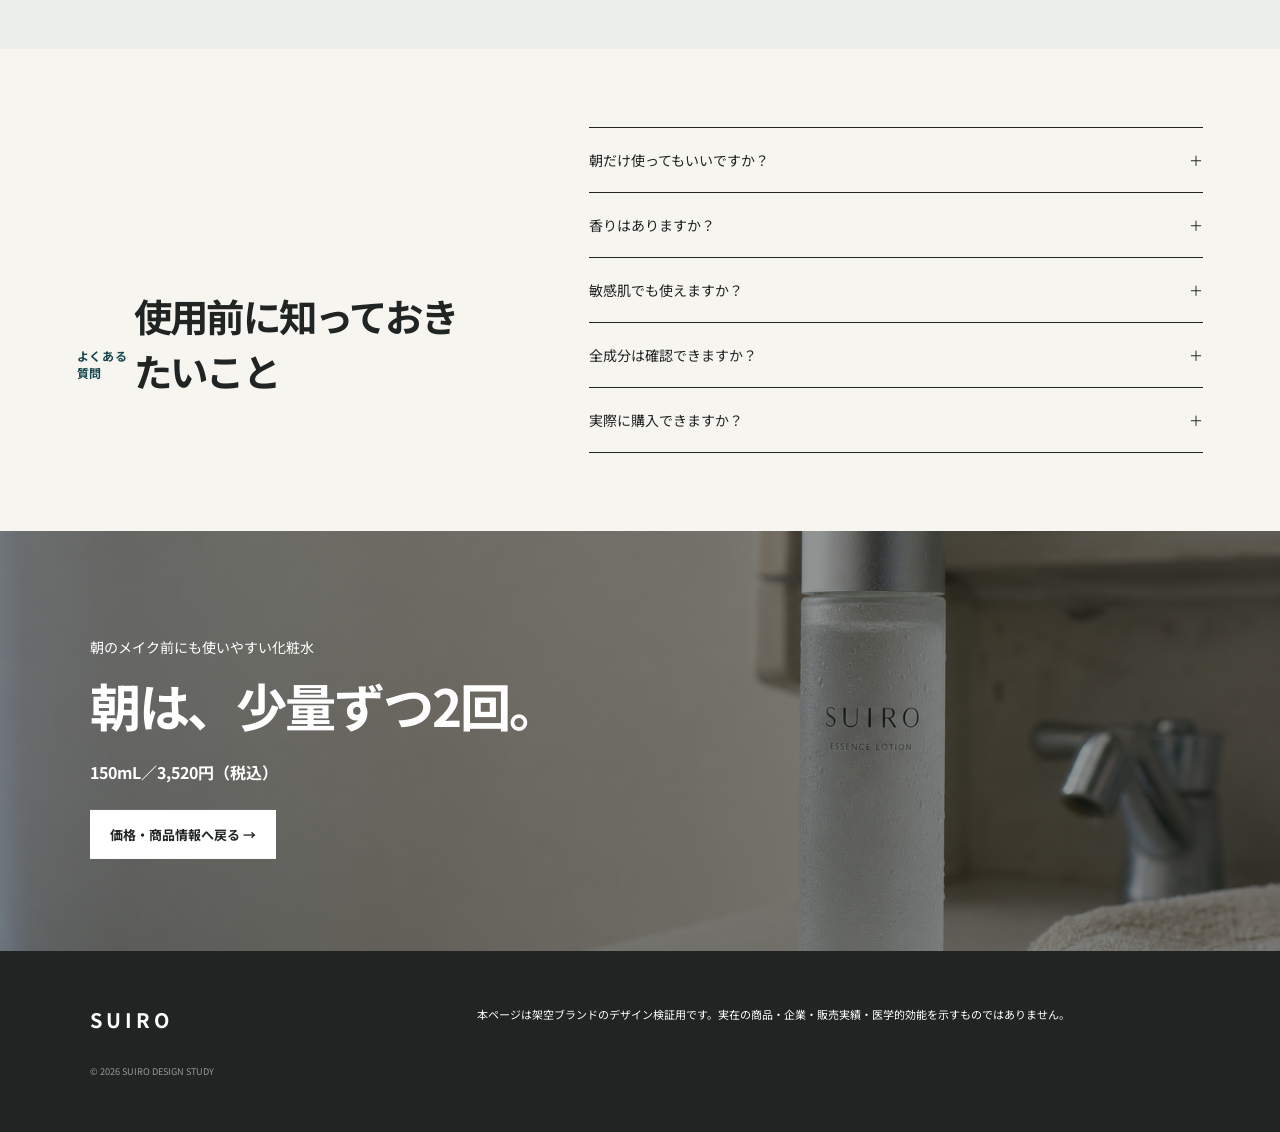
<file: v4.html>
<!doctype html>
<html lang="ja">
<head>
  <meta charset="utf-8">
  <meta name="viewport" content="width=device-width,initial-scale=1,viewport-fit=cover">
  <meta name="theme-color" content="#f7f5f0">
  <title>SUIRO｜朝、重ねて使う化粧水</title>
  <meta name="description" content="水のような使用感で、朝は少量を2回。架空化粧水SUIROの販売ページデザインサンプルです。">
  <link rel="preconnect" href="https://fonts.googleapis.com">
  <link rel="preconnect" href="https://fonts.gstatic.com" crossorigin>
  <link href="https://fonts.googleapis.com/css2?family=Noto+Sans+JP:wght@400;500;600;700;800&family=Noto+Serif+JP:wght@600&display=swap" rel="stylesheet">
  <link rel="stylesheet" href="v4.css">
</head>
<body>
  <aside class="concept-note" aria-label="このページについて">架空商品・デザイン検証用／実際の販売はありません</aside>
  <header class="header">
    <a href="#top" class="logo" aria-label="SUIRO トップ">SUIRO</a>
    <nav class="header-nav" aria-label="ページ内ナビ"><a href="#about">商品の特徴</a><a href="#howto">使い方</a><a href="#purchase">商品情報</a><a href="#faq">よくある質問</a></nav>
    <a href="#purchase" class="header-buy">価格・商品情報</a>
  </header>

  <main id="top">
    <section class="hero">
      <picture class="hero-photo">
        <source media="(max-width:900px)" srcset="v4-assets/hero-mobile.png">
        <img src="v4-assets/hero-desktop.png" alt="朝の洗面所に置かれたSUIROエッセンスローション">
      </picture>
      <div class="hero-copy">
        <p class="hero-category">朝のメイク前にも使いやすい化粧水</p>
        <h1><span>保湿はしたい。</span><span>でも、朝は重くしたくない。</span></h1>
        <p class="hero-description">水のように広がる化粧水を、少量ずつ2回。<br>顔全体のあと、乾燥が気になる頬と口元へ。</p>
        <div class="hero-commerce">
          <div><b>SUIRO エッセンスローション</b><span>150mL／朝・夜</span></div>
          <strong>3,520<small>円（税込）</small></strong>
        </div>
        <button class="purchase-button js-purchase" data-purchase type="button">商品情報を確認する <small>デモ</small><span>→</span></button>
        <p class="hero-disclosure">※架空商品のため、購入・決済は発生しません。</p>
      </div>
    </section>

    <section class="quick-facts" aria-label="商品の特長">
      <div><b>使用感</b><span>水のようにさらっと広がる</span></div>
      <div><b>使う時間</b><span>朝・夜どちらでも</span></div>
      <div><b>香り</b><span>無香料</span></div>
    </section>

    <section class="problem">
      <div class="section-heading">
        <p>朝のスキンケアで気になること</p>
        <h2>塗った直後ではなく、<br>メイクを始める頃の肌。</h2>
      </div>
      <figure class="problem-photo"><img src="v4-assets/problem-skin.png" alt="洗顔後の頬に触れる朝の女性"></figure>
      <div class="problem-body">
        <p class="problem-lead">保湿はしたい。でも、重いものをたっぷり使うと、次の支度へ進みにくい。SUIROは、朝の手順を増やさずに使えることから考えました。</p>
        <ul>
          <li><span>01</span>ベタつきが残るものは避けたい</li>
          <li><span>02</span>頬と口元の乾燥は気になる</li>
          <li><span>03</span>メイク前に長く待ちたくない</li>
        </ul>
      </div>
    </section>

    <section class="usage-answer" id="about">
      <figure class="usage-image"><img src="v4-assets/watery-palm.png" alt="手のひらへ水のように落ちるローション"></figure>
      <div class="usage-copy">
        <p class="small-heading">SUIROの使い方と使用感</p>
        <h2>一度にたっぷりではなく、<br>少量を2回。</h2>
        <p>一度目は顔全体へ。二度目は頬と口元へ。必要なところだけ重ねるので、毎朝の手順を複雑にしません。</p>
        <div class="two-pass">
          <div><b>一度目</b><strong>顔全体</strong><span>手のひらで広げる</span></div>
          <i aria-hidden="true">＋</i>
          <div><b>二度目</b><strong>頬・口元</strong><span>少量だけ重ねる</span></div>
        </div>
        <p class="fineprint">使用量は肌の状態に合わせて調整してください。</p>
      </div>
    </section>

    <section class="formula">
      <div class="formula-title">
        <p>現在確認できる製品情報</p>
        <h2>毎日使う前に、<br>知っておきたいこと。</h2>
      </div>
      <div class="formula-info">
        <dl>
          <div><dt>商品区分</dt><dd>化粧水</dd></div>
          <div><dt>内容量</dt><dd>150mL</dd></div>
          <div><dt>香り</dt><dd>無香料</dd></div>
          <div><dt>使用する時間</dt><dd>朝・夜</dd></div>
        </dl>
        <p>※全成分は確定情報がないため掲載していません。確認できていない製品情報も表示していません。</p>
      </div>
    </section>

    <section class="howto" id="howto">
      <div class="section-heading compact">
        <p>朝・夜の使い方</p>
        <h2>洗顔後、3ステップ。</h2>
      </div>
      <div class="howto-layout">
        <figure><img src="v4-assets/morning-use.png" alt="洗面所でSUIROを使う朝の様子"></figure>
        <ol>
          <li><b>1</b><div><strong>手のひらへ</strong><span>適量を取り、両手へ広げます。</span></div></li>
          <li><b>2</b><div><strong>顔全体へ</strong><span>こすらず、やさしくなじませます。</span></div></li>
          <li><b>3</b><div><strong>必要なところへ、もう一度</strong><span>頬と口元を中心に少量を重ねます。</span></div></li>
        </ol>
      </div>
    </section>

    <section class="purchase" id="purchase">
      <div class="purchase-photo"><img src="v4-assets/product.png" alt="SUIROエッセンスローションの商品ボトル"></div>
      <div class="purchase-copy">
        <p class="small-heading">商品情報</p>
        <h2>SUIRO<br><span>エッセンスローション</span></h2>
        <table>
          <tbody>
            <tr><th>商品区分</th><td>化粧水</td></tr>
            <tr><th>内容量</th><td>150mL</td></tr>
            <tr><th>使用時期</th><td>朝・夜</td></tr>
            <tr><th>使用方法</th><td>少量を2回に分けて使用</td></tr>
            <tr><th>香り</th><td>無香料</td></tr>
          </tbody>
        </table>
        <div class="price"><span>通常価格</span><strong>3,520<small>円（税込）</small></strong></div>
        <button class="purchase-button js-purchase" data-purchase type="button">商品情報を確認する <small>デモ</small><span>→</span></button>
        <p class="purchase-note">※架空商品のため、購入・決済・発送は発生しません。本番の購入URLは未設定です。</p>
      </div>
    </section>

    <section class="before-buying">
      <div>
        <p class="small-heading">購入前にご確認ください</p>
        <h2>このページは、<br>架空商品のデザインサンプルです。</h2>
      </div>
      <ul>
        <li><b>購入・決済</b><span>本番URL未設定／デモ画面で終了します</span></li>
        <li><b>配送・支払</b><span>条件未設定／実際の注文はできません</span></li>
        <li><b>返品・交換</b><span>条件未設定／実案件では購入前に明示します</span></li>
        <li><b>LINE</b><span>公式アカウント未接続／主購入導線には使用しません</span></li>
      </ul>
    </section>

    <section class="faq" id="faq">
      <div class="section-heading compact"><p>よくある質問</p><h2>使用前に知っておきたいこと</h2></div>
      <div class="faq-list">
        <details><summary>朝だけ使ってもいいですか？<span>＋</span></summary><p>朝・夜どちらでも使用できる設定です。肌の状態に合わせて使用量を調整してください。</p></details>
        <details><summary>香りはありますか？<span>＋</span></summary><p>無香料の製品設定です。</p></details>
        <details><summary>敏感肌でも使えますか？<span>＋</span></summary><p>肌質には個人差があります。心配な場合は少量から試し、異常がある場合は使用を中止してください。</p></details>
        <details><summary>全成分は確認できますか？<span>＋</span></summary><p>架空商品のため、法定の全成分表示は設定していません。実案件では購入前に全成分を掲載します。</p></details>
        <details><summary>実際に購入できますか？<span>＋</span></summary><p>できません。このページは販売LPのデザイン検証用サンプルです。</p></details>
      </div>
    </section>

    <section class="closing">
      <img src="v4-assets/hero-desktop.png" alt="洗面所に置かれたSUIRO">
      <div><p>朝のメイク前にも使いやすい化粧水</p><h2>朝は、少量ずつ2回。</h2><strong>150mL／3,520円（税込）</strong><a href="#purchase">価格・商品情報へ戻る →</a></div>
    </section>
  </main>

  <footer><b>SUIRO</b><p>本ページは架空ブランドのデザイン検証用です。実在の商品・企業・販売実績・医学的効能を示すものではありません。</p><small>© 2026 SUIRO DESIGN STUDY</small></footer>

  <div class="sticky-purchase" aria-hidden="true" inert><div><b>SUIRO</b><span>150mL／3,520円</span></div><button class="js-purchase" data-purchase type="button">商品情報を見る</button></div>
  <div class="modal" id="purchase-modal" hidden><div class="modal-bg" data-close></div><div class="modal-panel" role="dialog" aria-modal="true" aria-labelledby="modal-title"><button class="modal-close" type="button" data-close>閉じる ×</button><p>購入デモ</p><h2 id="modal-title">この先の購入ページは<br>まだ接続されていません。</h2><p>架空商品のため、購入・決済・発送は発生しません。実案件では公式の購入URLへ接続します。</p><button class="modal-return" type="button" data-close>ページへ戻る</button></div></div>
  <script src="v4.js" defer></script>
</body>
</html>
</file>
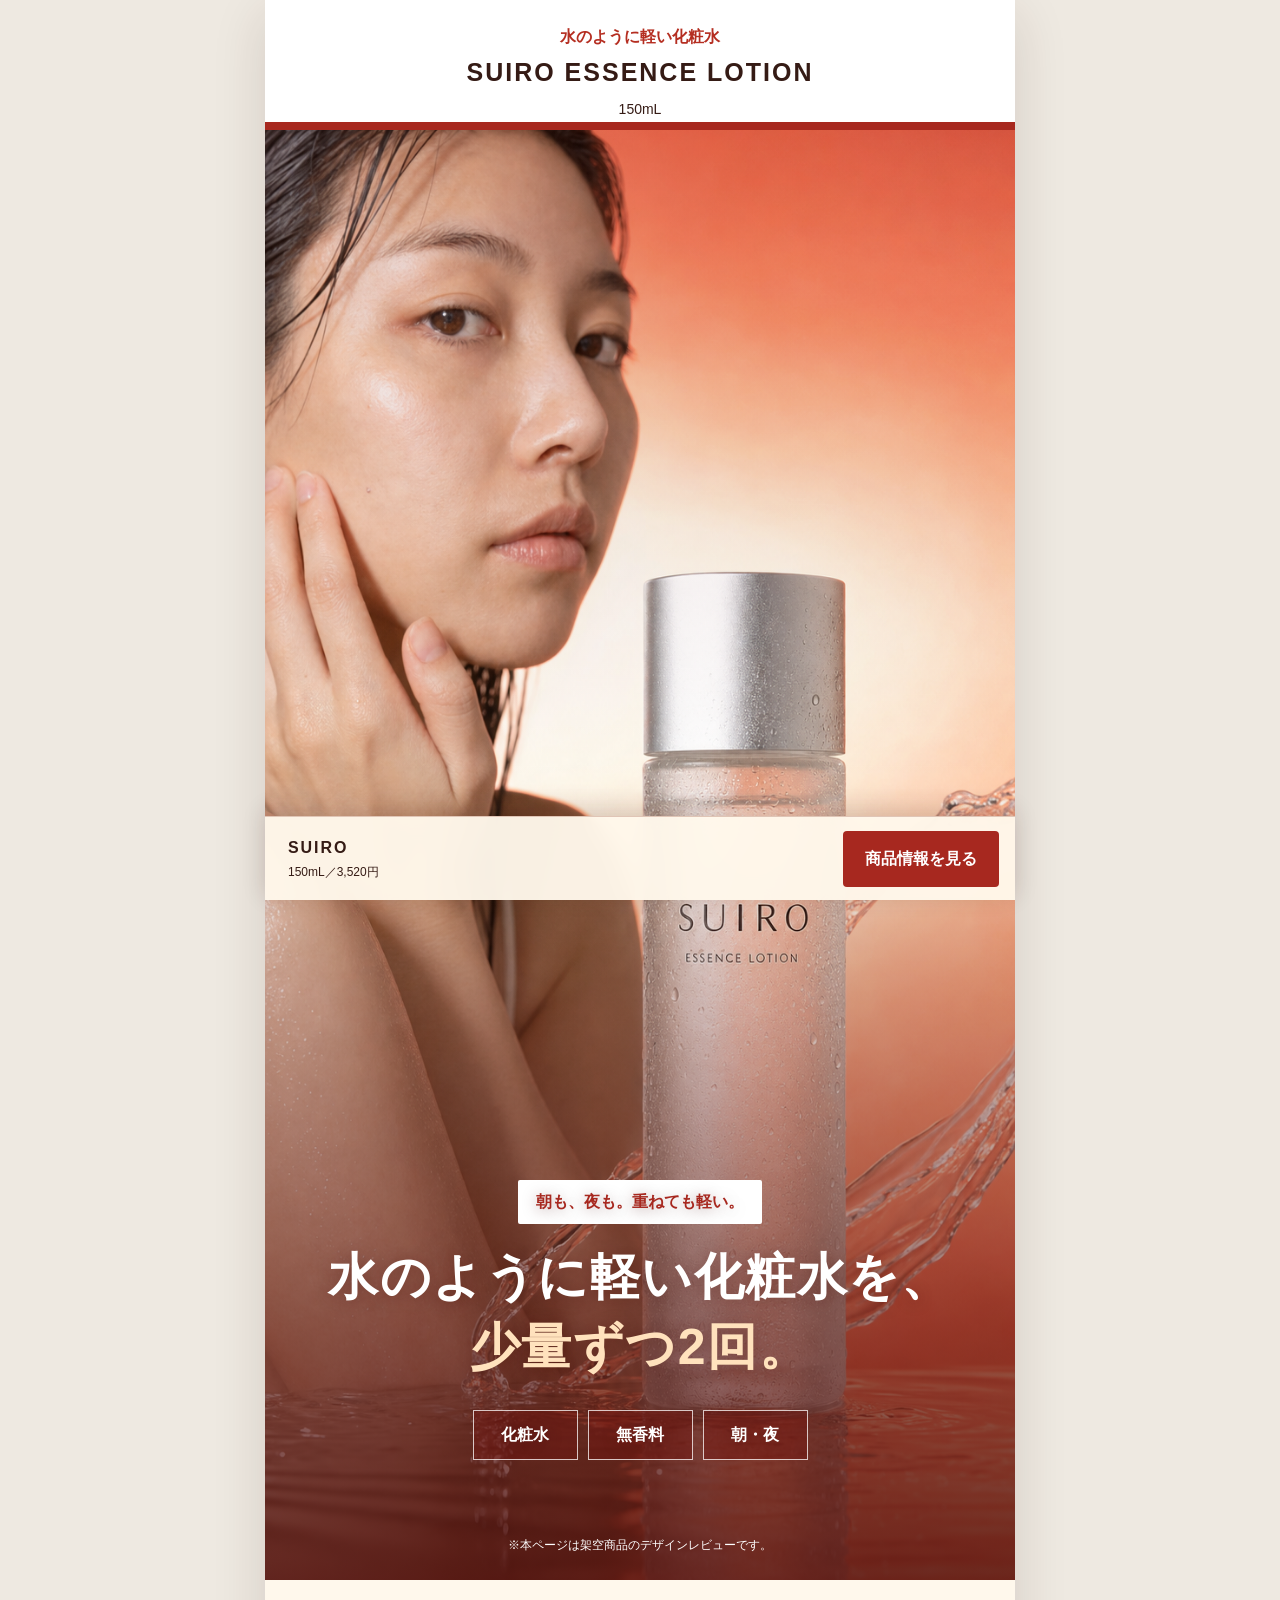
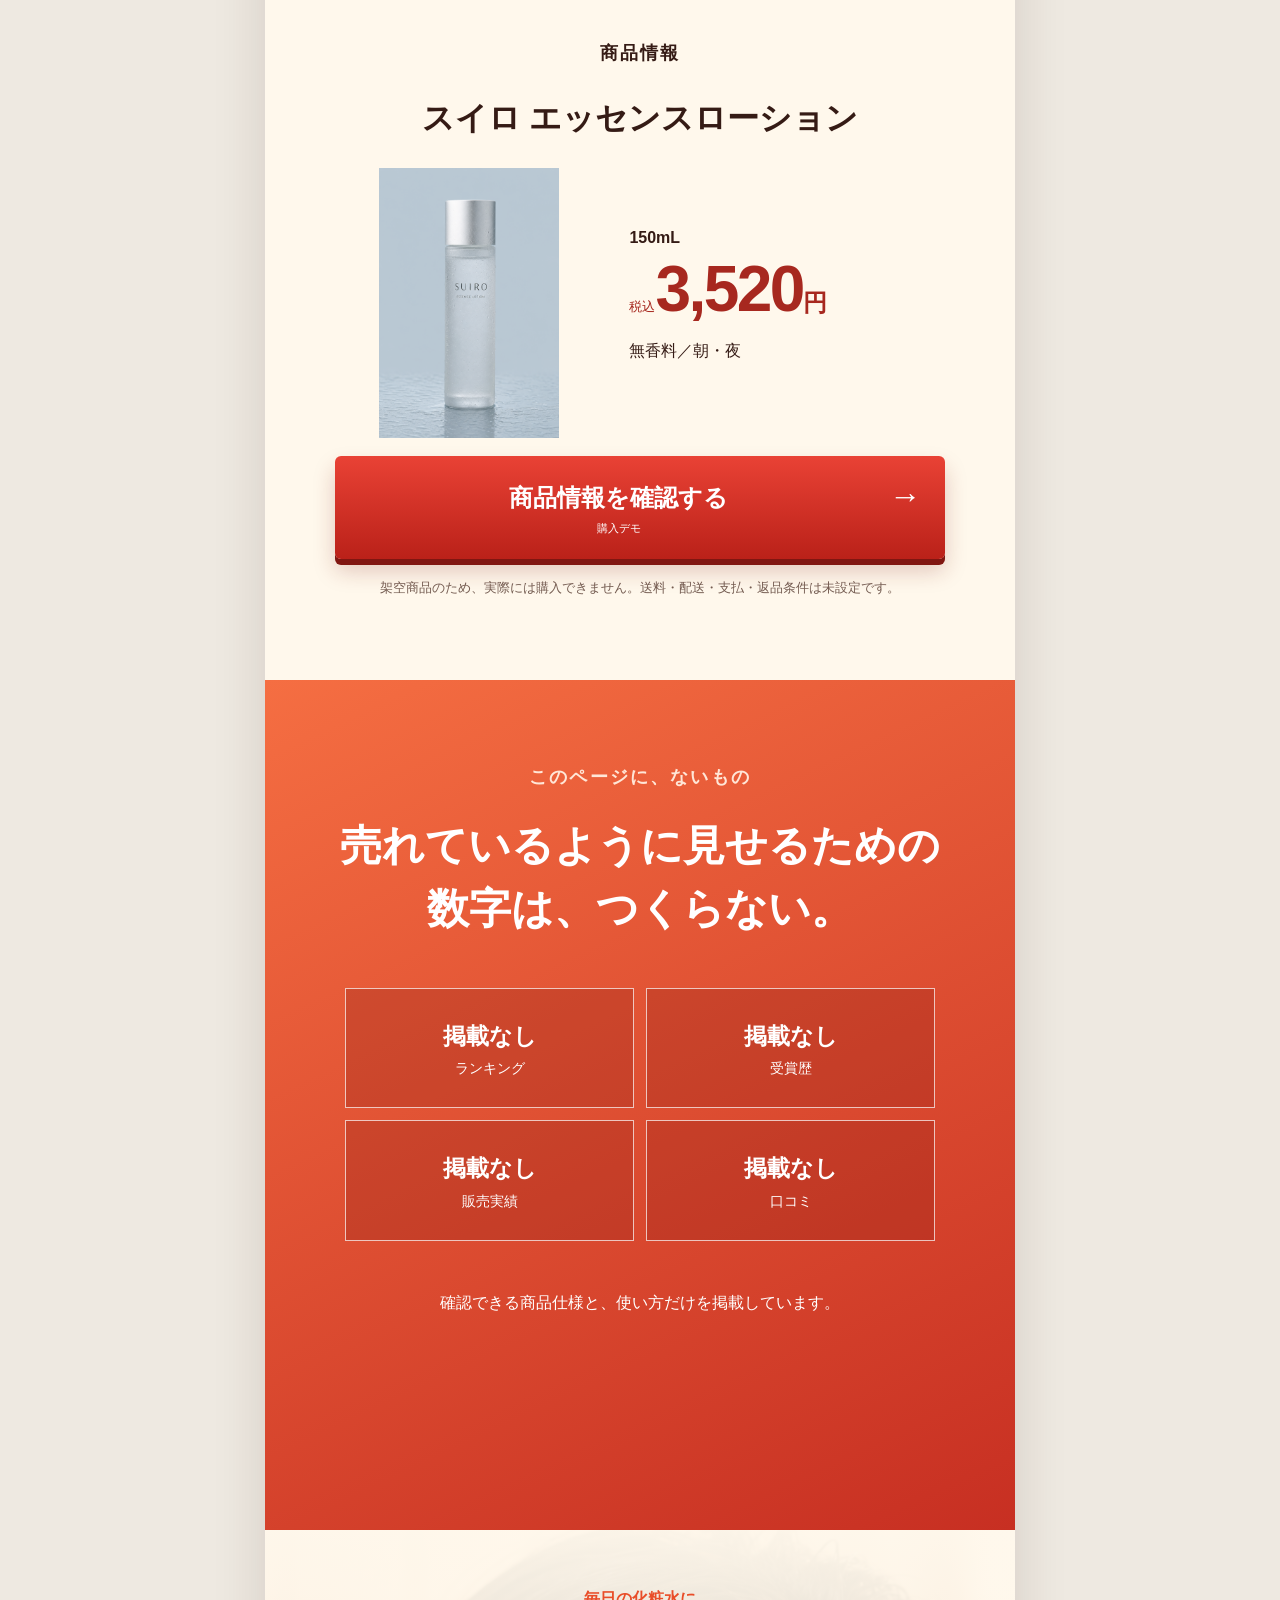
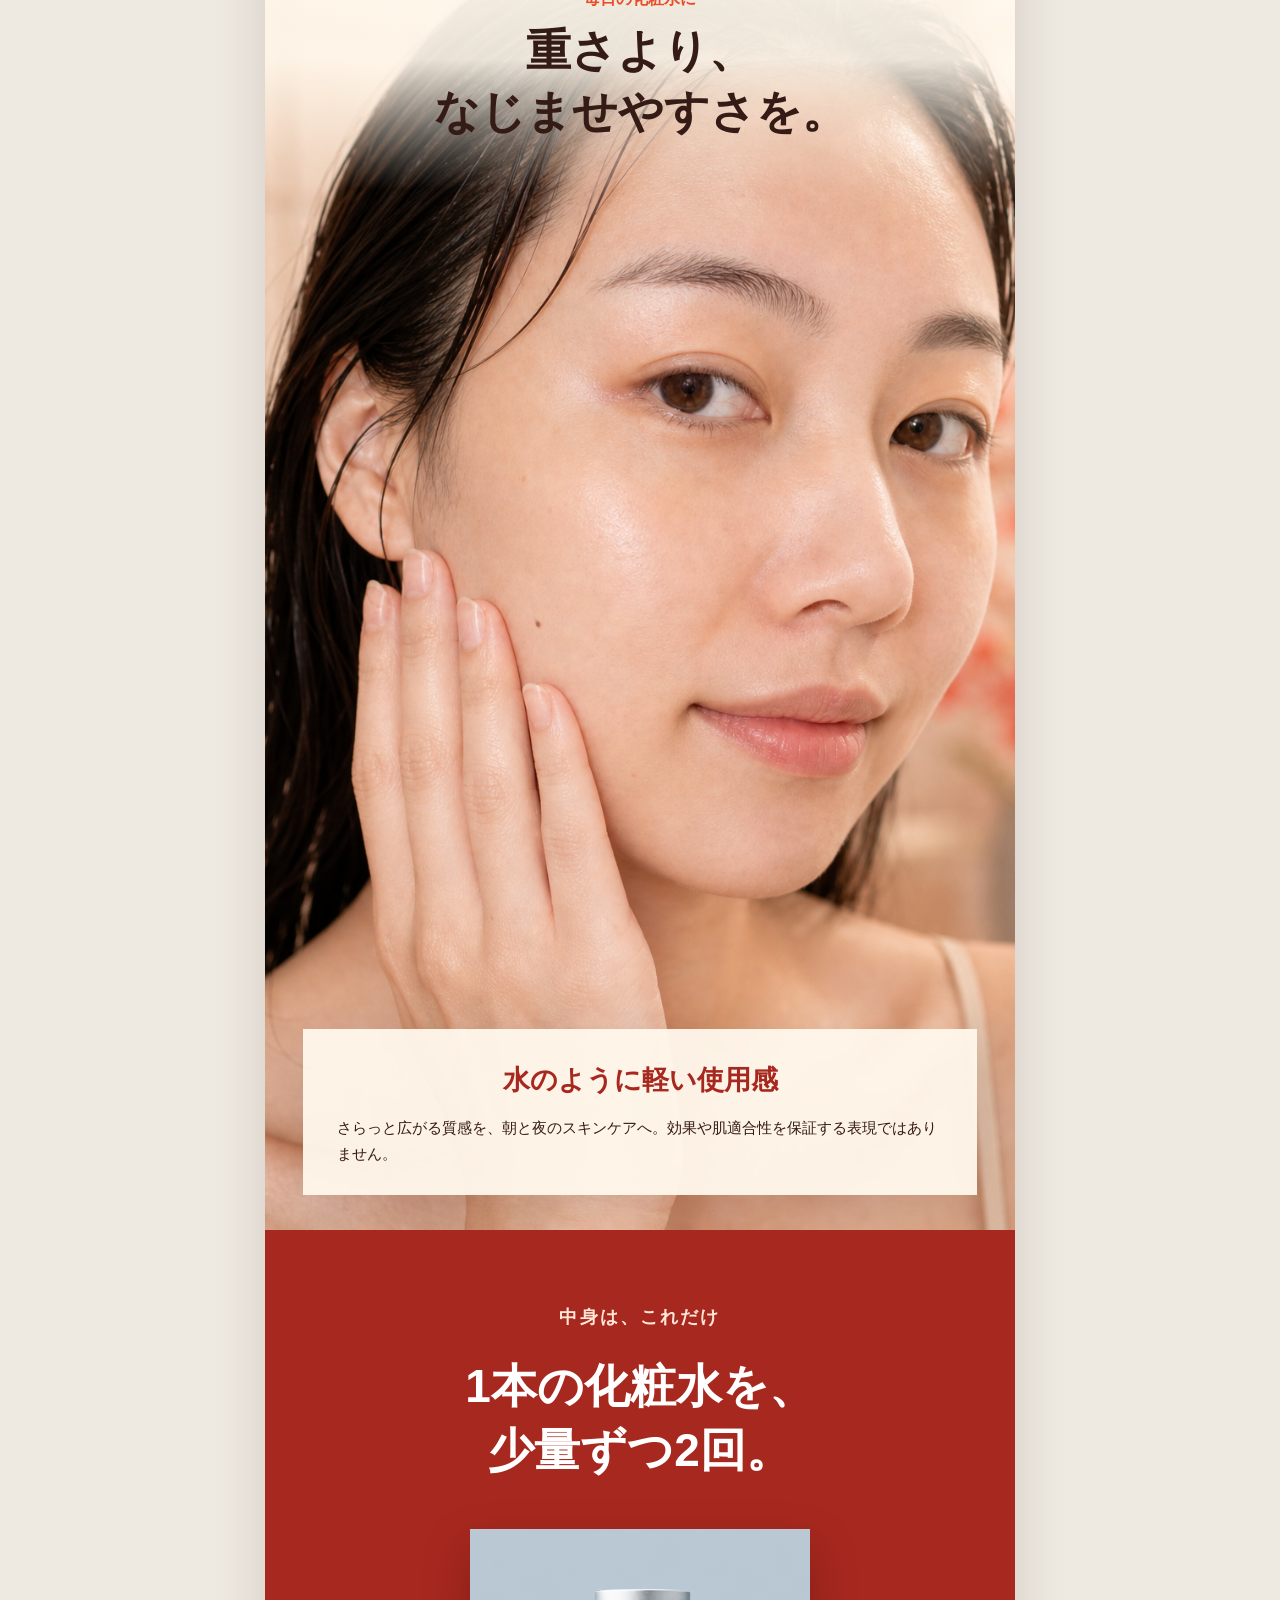
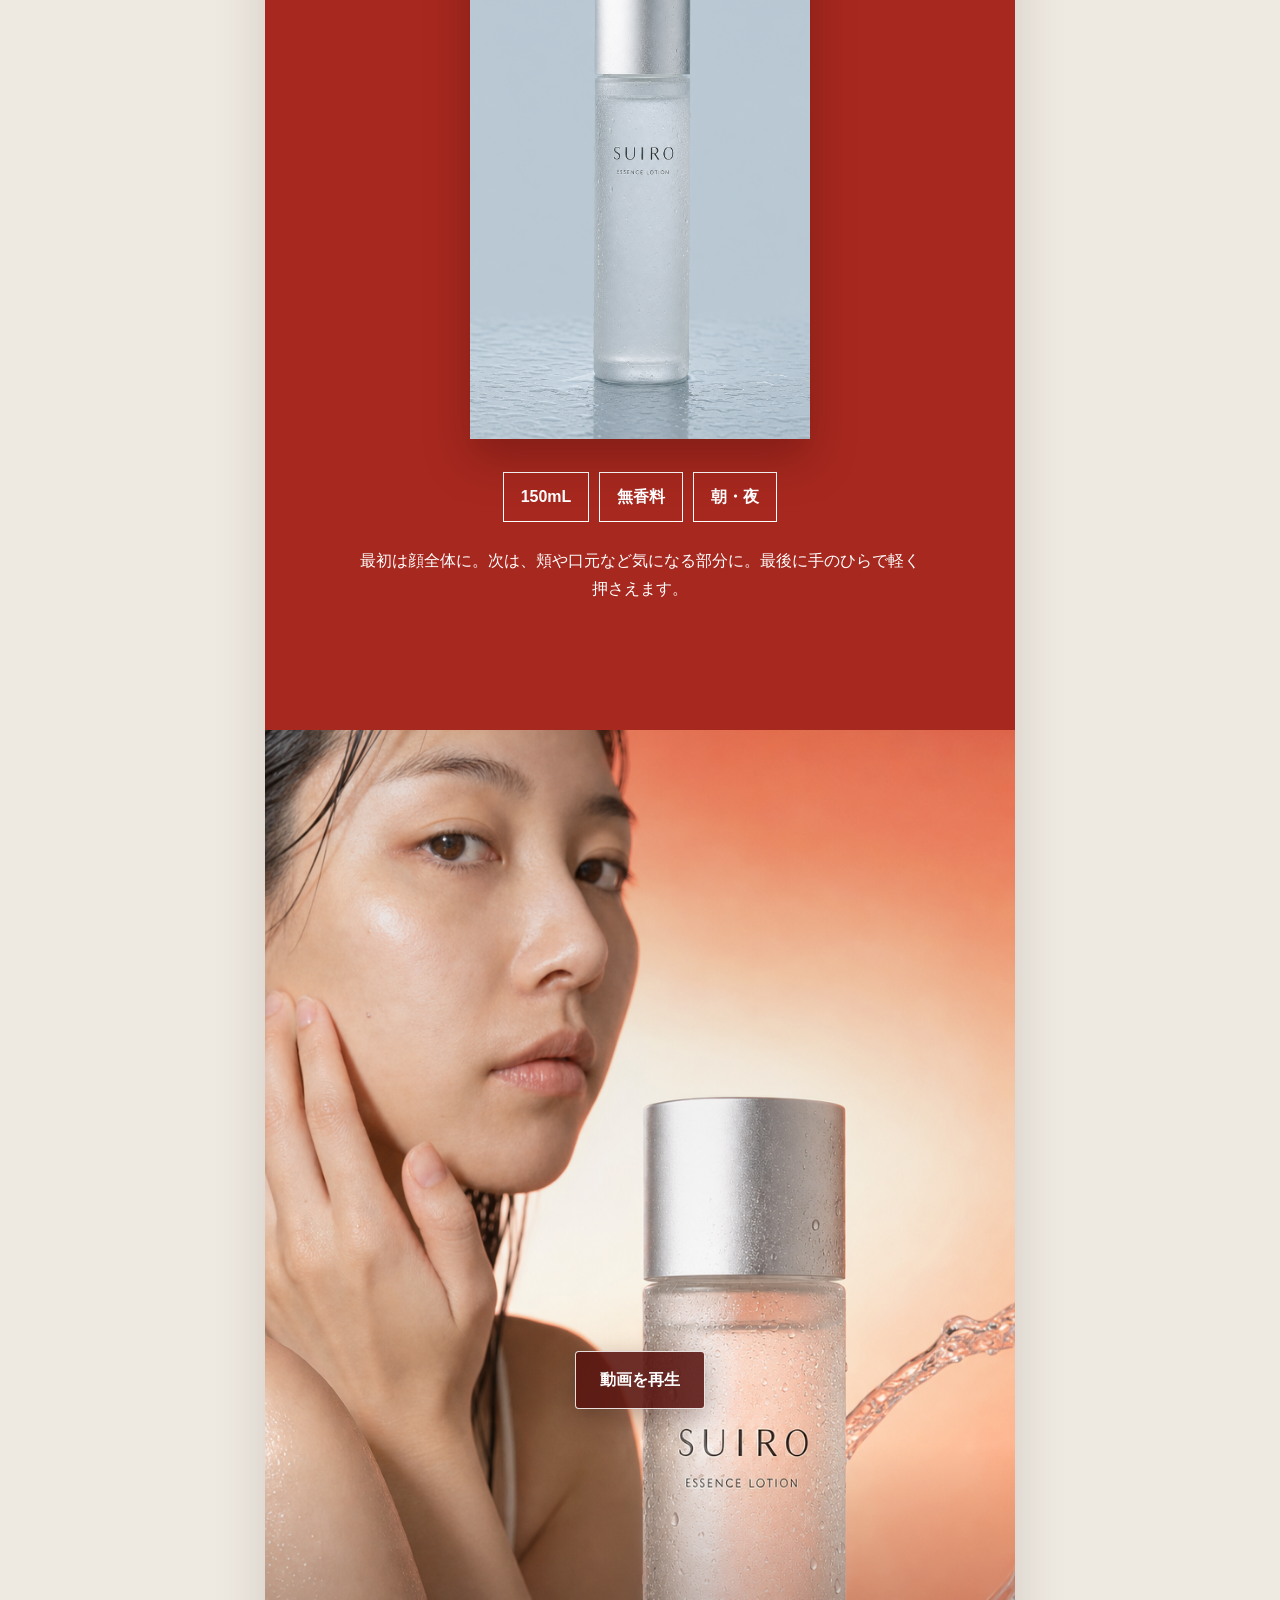
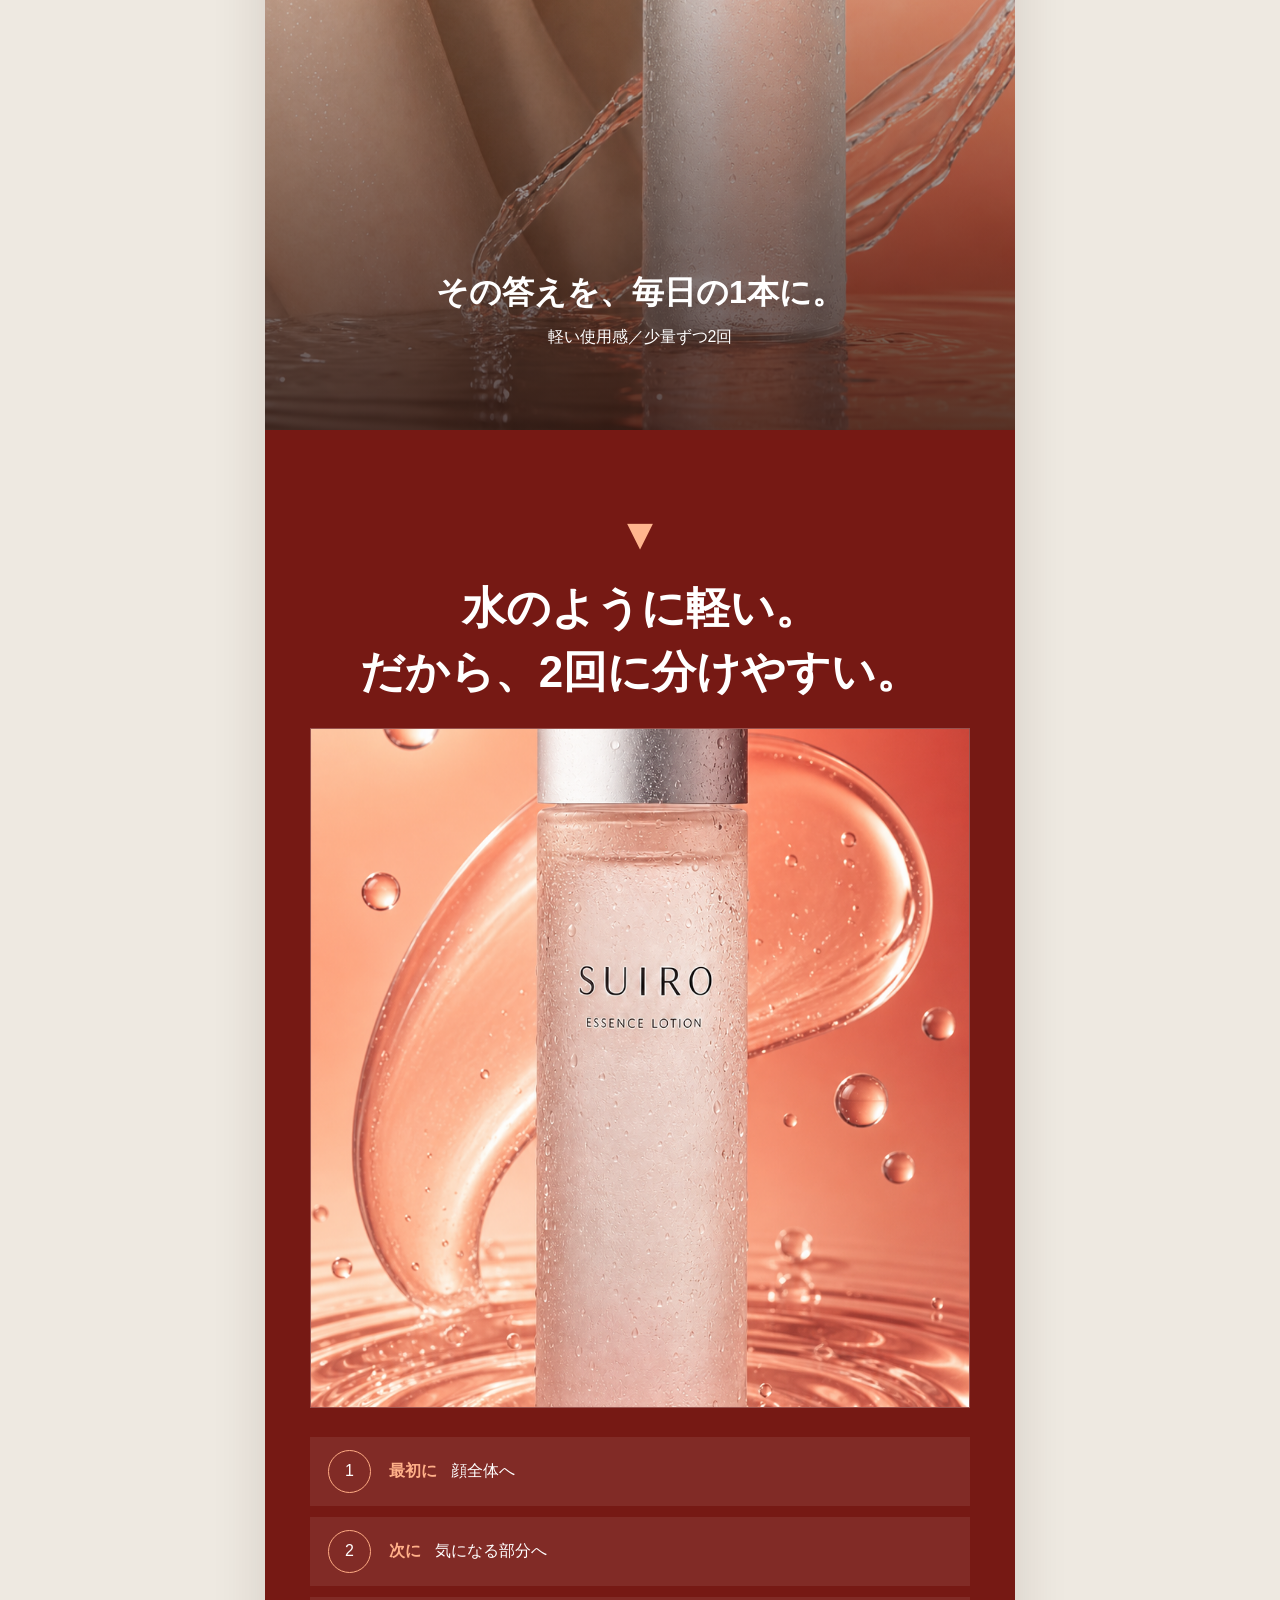
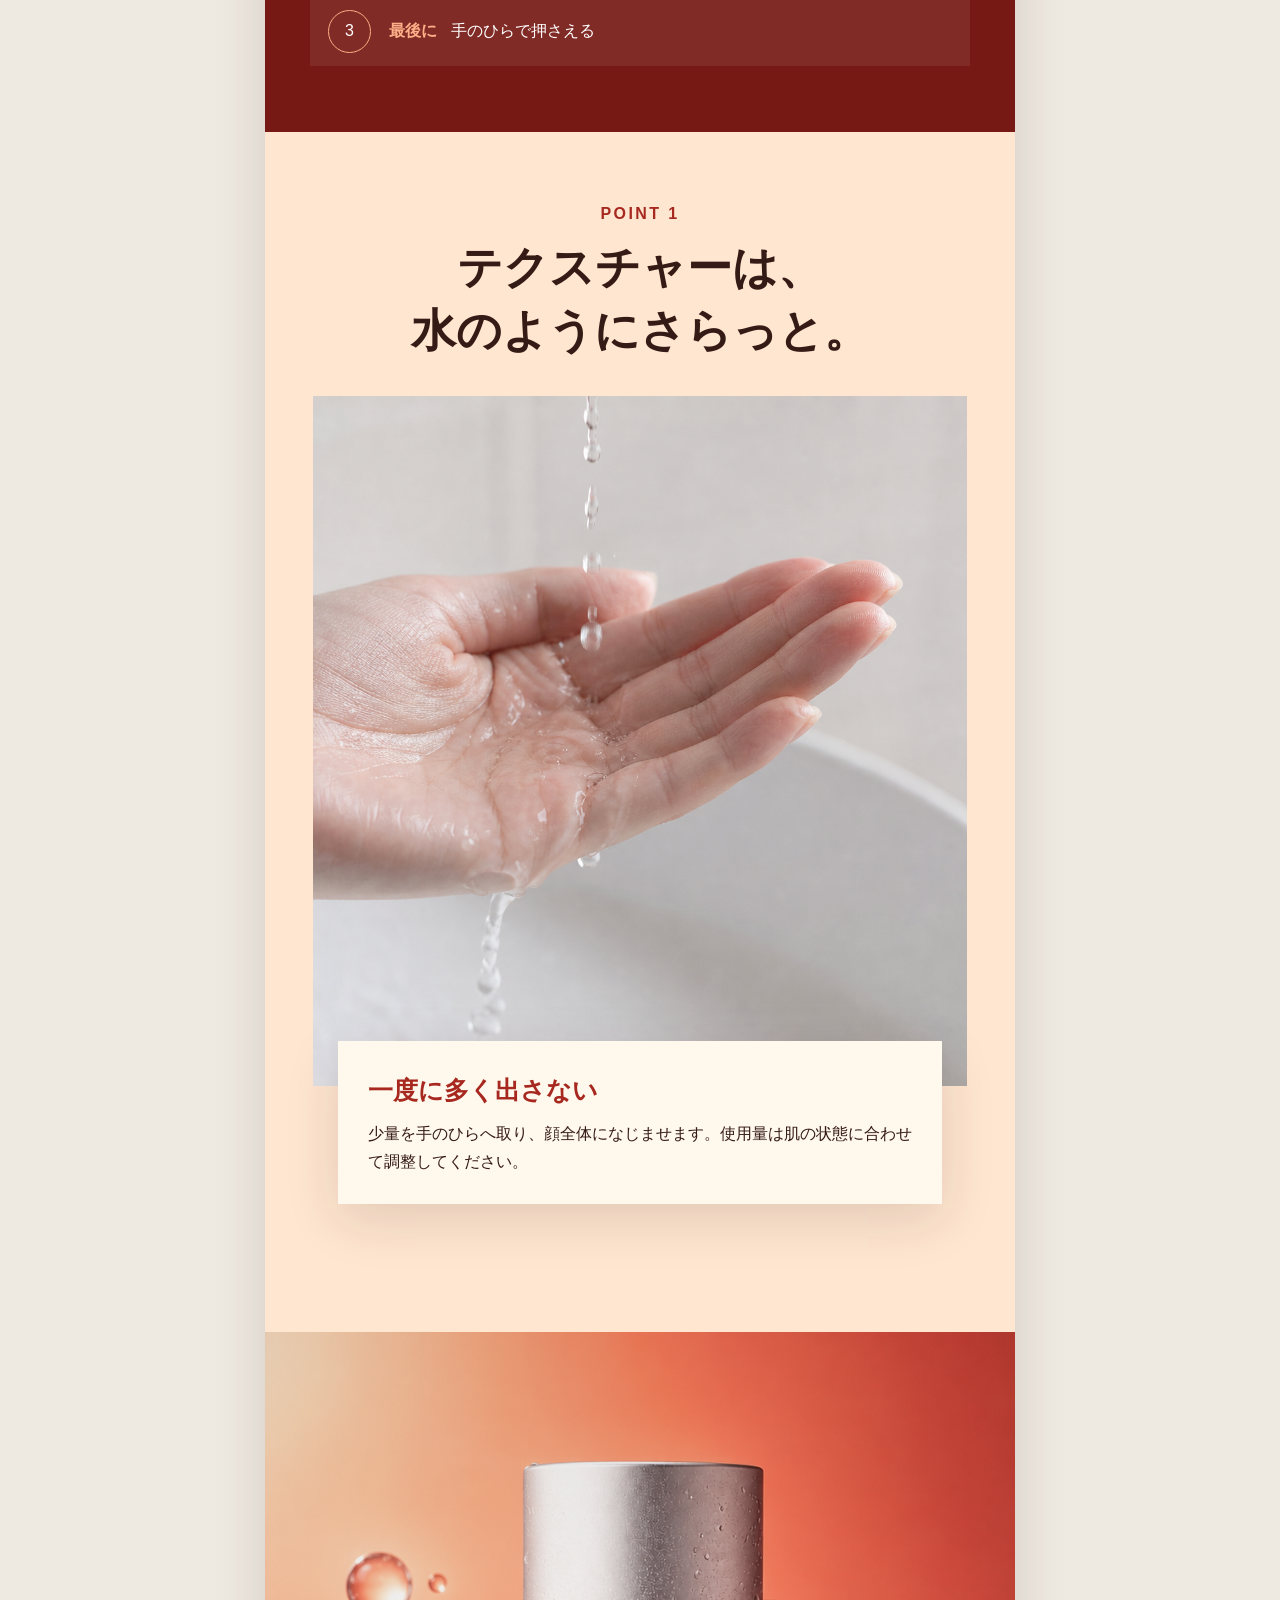
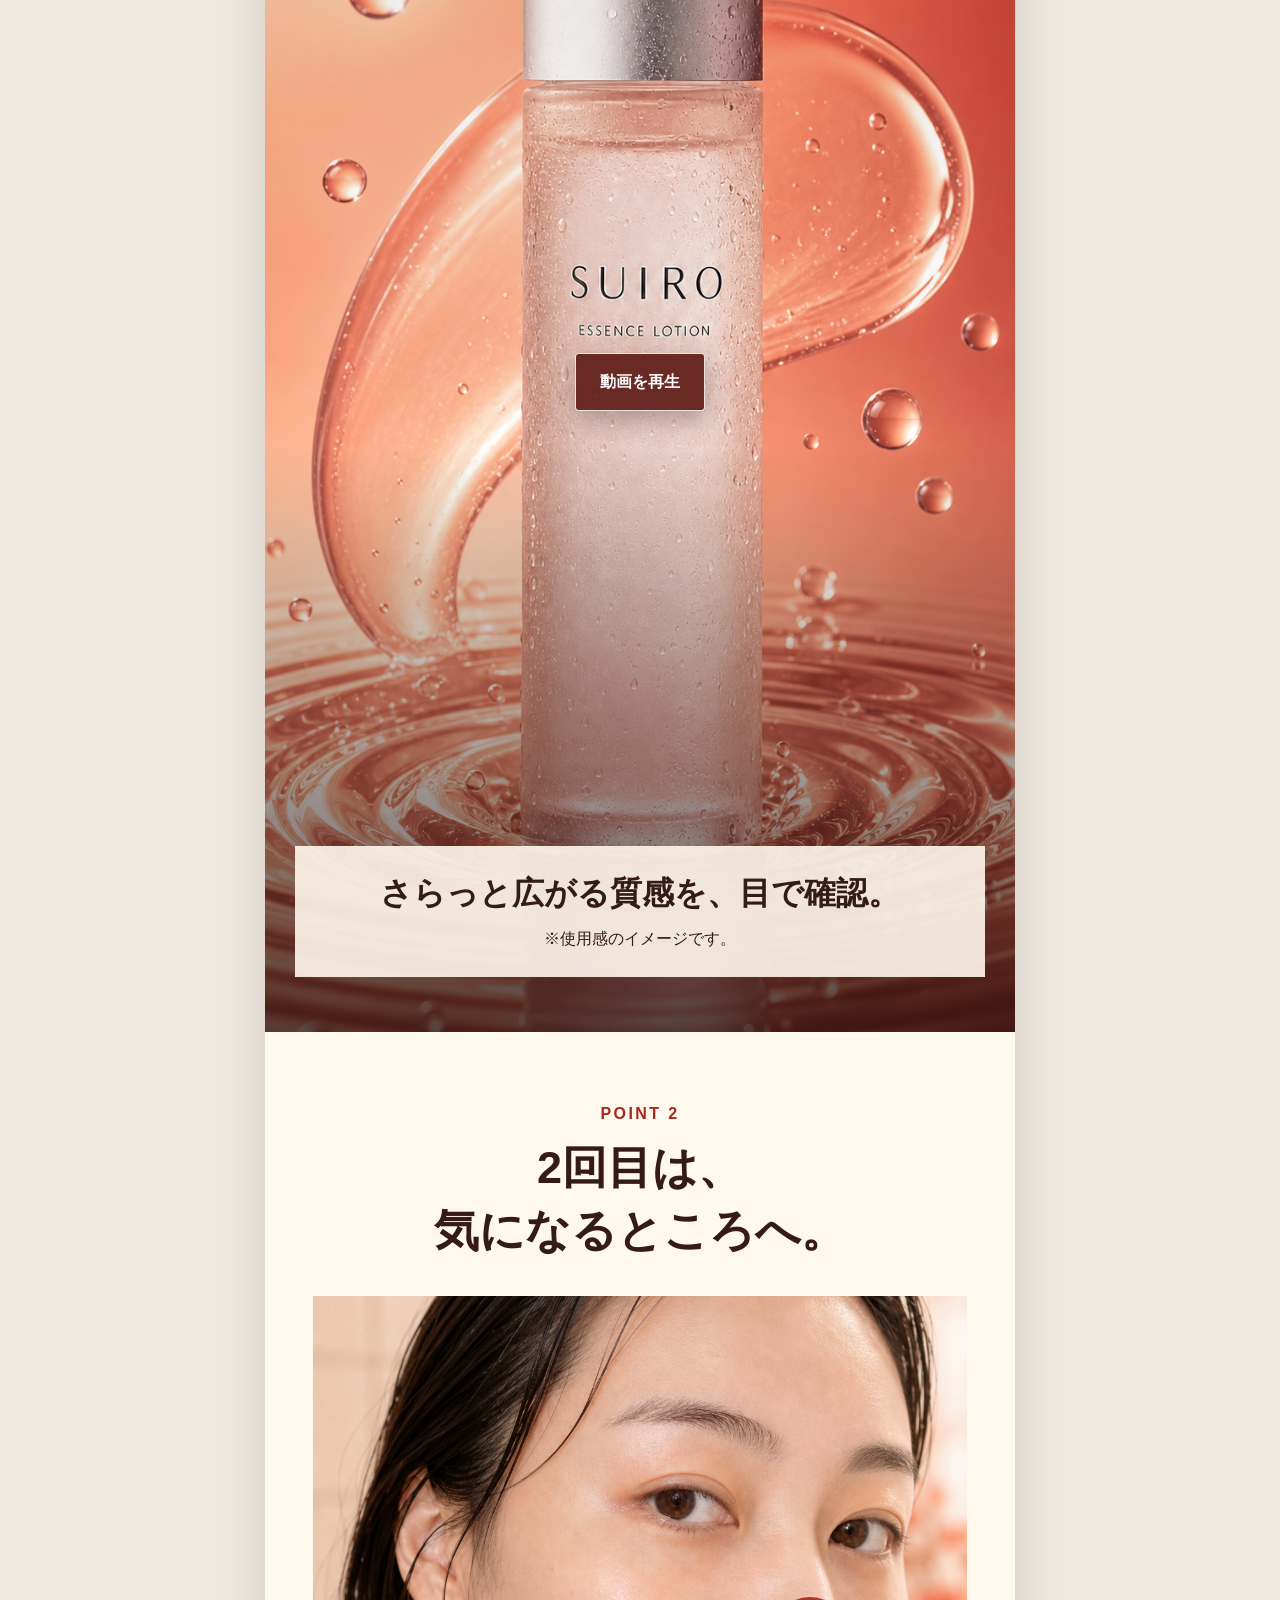
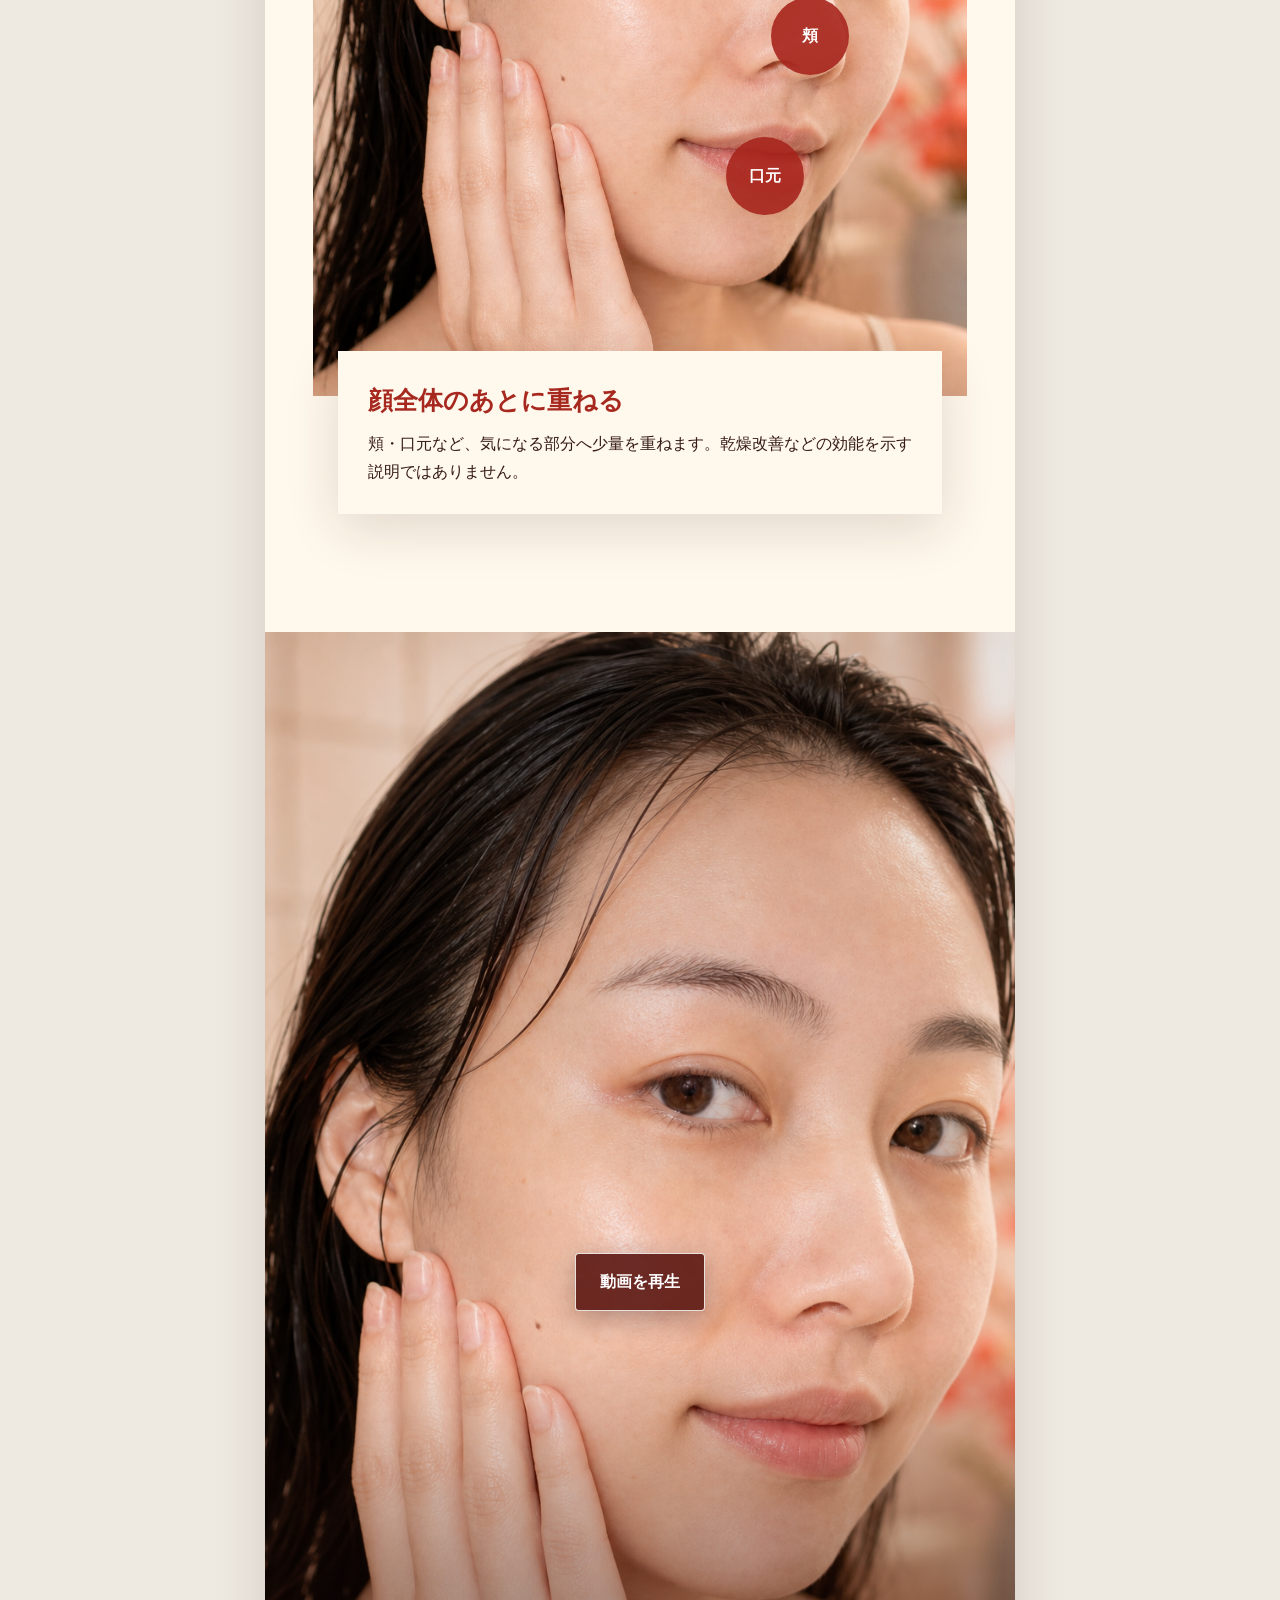
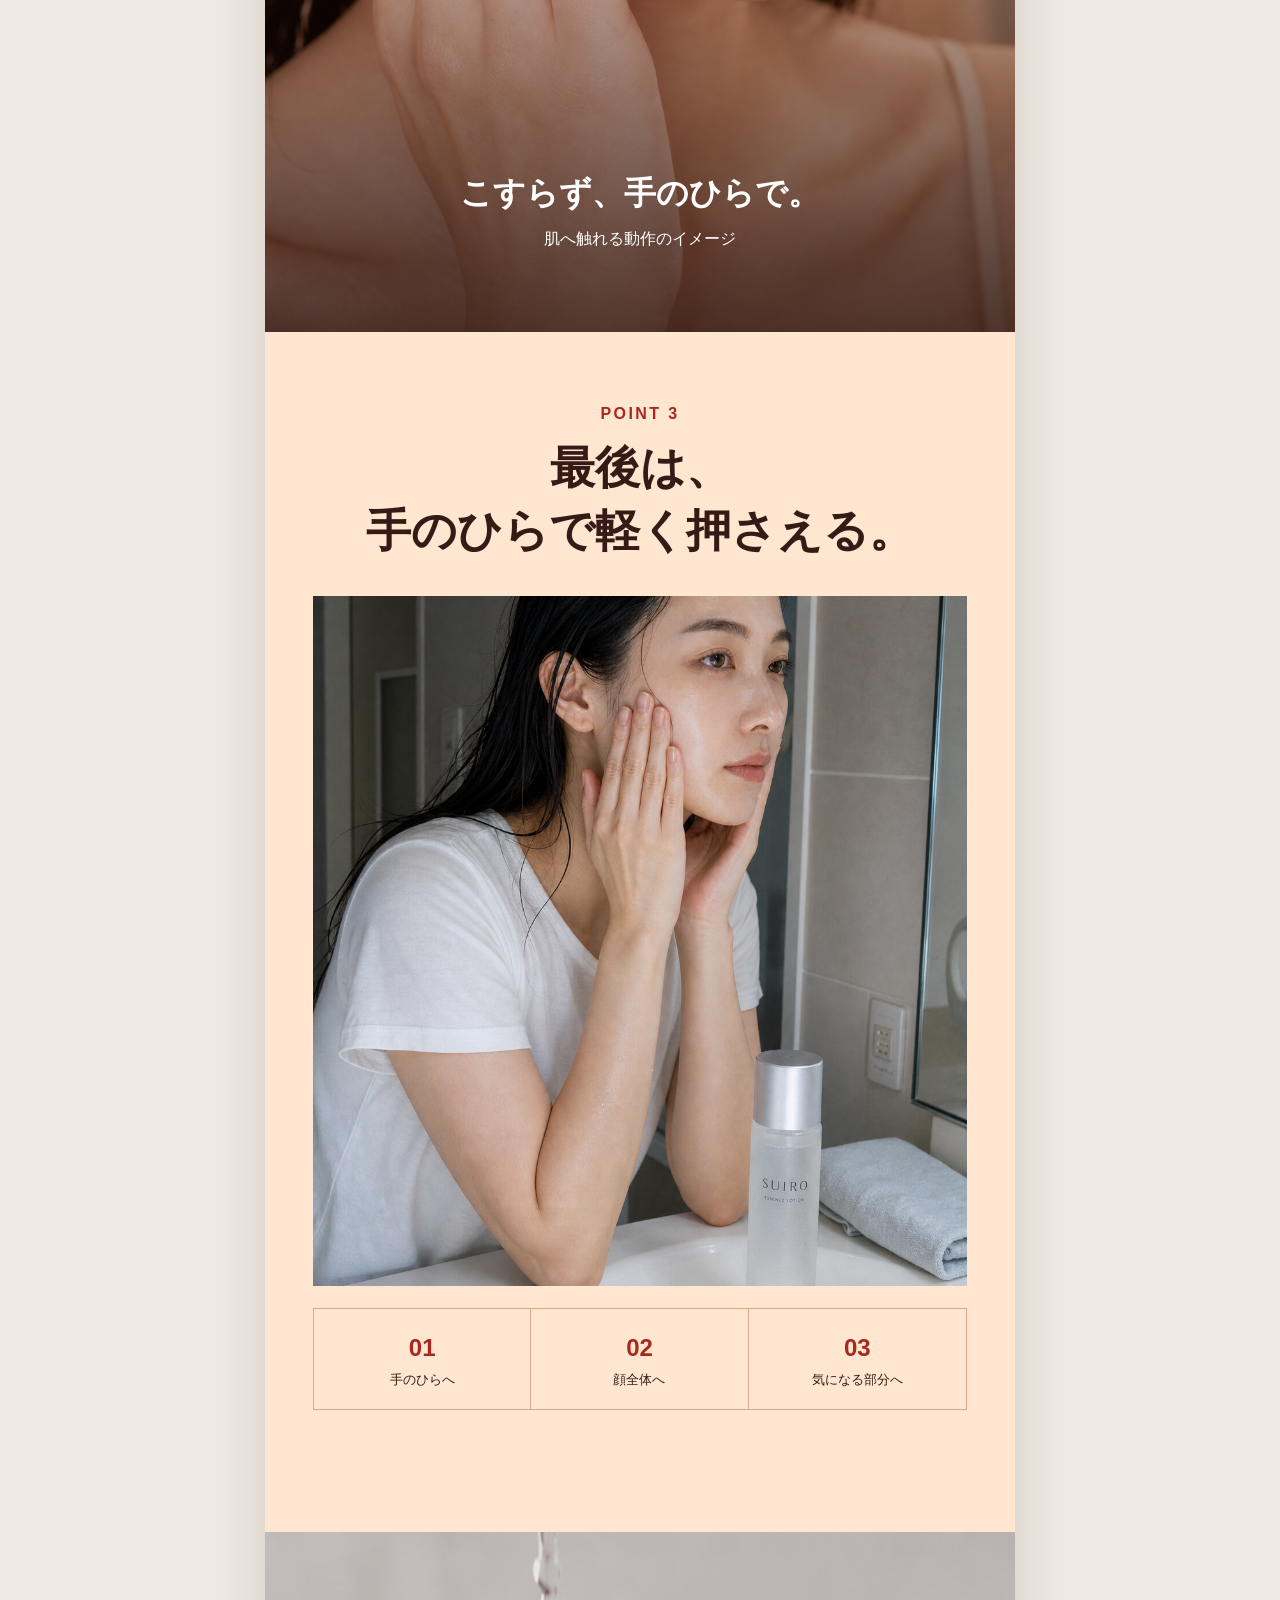
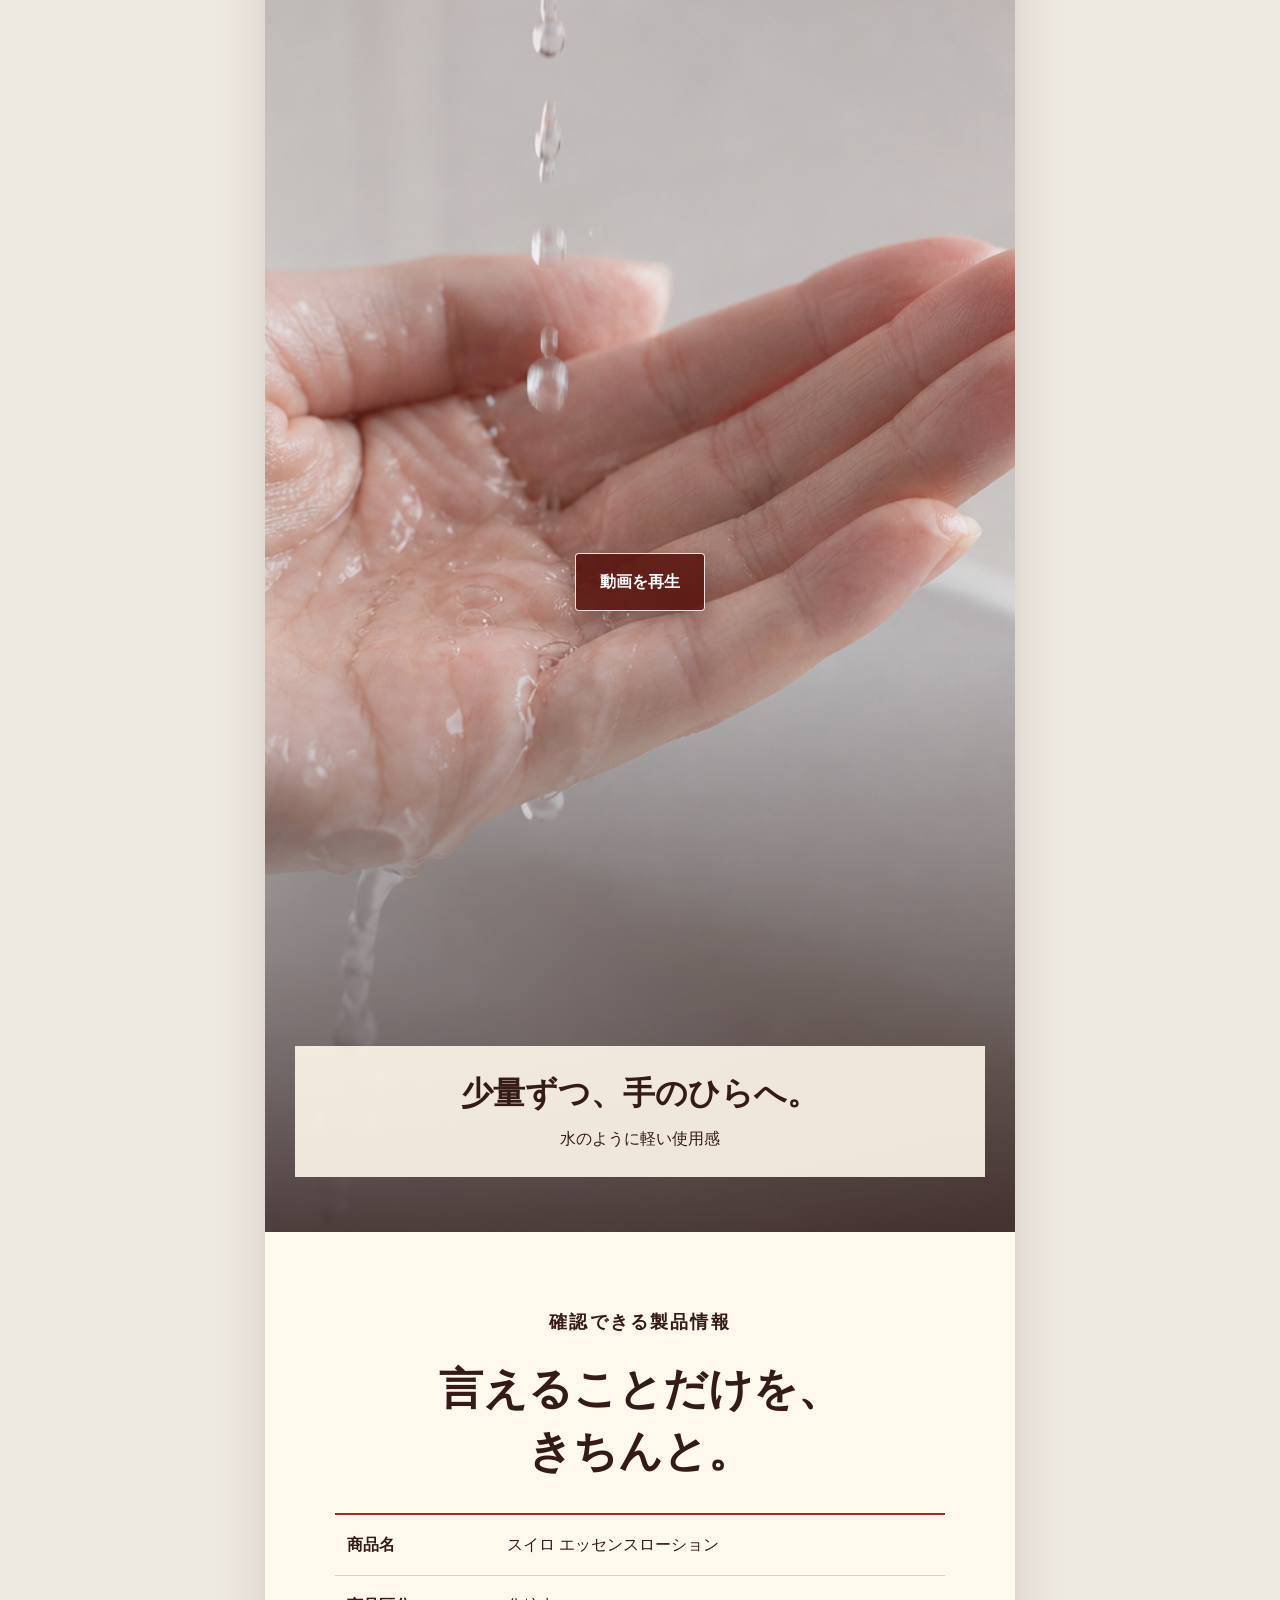
<file: v5.html>
<!doctype html>
<html lang="ja">
<head>
  <meta charset="utf-8">
  <meta name="viewport" content="width=device-width,initial-scale=1,viewport-fit=cover">
  <meta name="theme-color" content="#b52e21">
  <title>SUIRO エッセンスローション｜販売LP構造レビュー</title>
  <meta name="description" content="架空の化粧水 SUIRO エッセンスローションの販売LP構造レビュー。150mL、3,520円（税込）。">
  <link rel="stylesheet" href="v5.css">
</head>
<body>
  <a class="skip" href="#main">本文へ移動</a>
  <main id="main" class="lp">
    <section class="campaign-strip" aria-label="商品情報">
      <p>水のように軽い化粧水</p>
      <strong>SUIRO ESSENCE LOTION</strong>
      <span>150mL</span>
    </section>

    <section class="hero panel-red">
      <img src="v5-assets/hero-coral.png" width="1024" height="1536" alt="SUIROエッセンスローションと、頬に手を添える女性">
      <div class="hero-copy">
        <p class="hero-kicker">朝も、夜も。重ねても軽い。</p>
        <h1>水のように軽い化粧水を、<br><em>少量ずつ2回。</em></h1>
        <div class="hero-facts"><b>化粧水</b><b>無香料</b><b>朝・夜</b></div>
      </div>
      <p class="mock-note">※本ページは架空商品のデザインレビューです。</p>
    </section>

    <section class="offer panel-cream" id="offer-top">
      <p class="eyebrow">商品情報</p>
      <h2>スイロ エッセンスローション</h2>
      <div class="offer-product">
        <img src="assets/product.png" width="1024" height="1536" alt="SUIRO エッセンスローションのボトル">
        <div><p class="volume">150mL</p><p class="price"><small>税込</small><strong>3,520</strong><span>円</span></p><p>無香料／朝・夜</p></div>
      </div>
      <button class="cta js-buy" type="button">商品情報を確認する <span>→</span><small>購入デモ</small></button>
      <p class="legal">架空商品のため、実際には購入できません。送料・配送・支払・返品条件は未設定です。</p>
    </section>

    <section class="evidence panel-orange">
      <p class="eyebrow light">このページに、ないもの</p>
      <h2>売れているように見せるための<br>数字は、つくらない。</h2>
      <div class="evidence-grid">
        <div><b>掲載なし</b><span>ランキング</span></div><div><b>掲載なし</b><span>受賞歴</span></div>
        <div><b>掲載なし</b><span>販売実績</span></div><div><b>掲載なし</b><span>口コミ</span></div>
      </div>
      <p>確認できる商品仕様と、使い方だけを掲載しています。</p>
    </section>

    <section class="skin-intro panel-cream">
      <div class="title-band"><span>毎日の化粧水に</span><h2>重さより、<br>なじませやすさを。</h2></div>
      <img src="v5-assets/skin-coral.png" width="1024" height="1536" alt="頬に手を添えた女性の肌イメージ">
      <div class="caption-card"><b>水のように軽い使用感</b><p>さらっと広がる質感を、朝と夜のスキンケアへ。効果や肌適合性を保証する表現ではありません。</p></div>
    </section>

    <section class="what panel-red">
      <p class="eyebrow light">中身は、これだけ</p>
      <h2>1本の化粧水を、<br>少量ずつ2回。</h2>
      <img class="solo-product" src="assets/product.png" width="1024" height="1536" alt="SUIRO エッセンスローション">
      <div class="spec-badges"><span>150mL</span><span>無香料</span><span>朝・夜</span></div>
      <p>最初は顔全体に。次は、頬や口元など気になる部分に。最後に手のひらで軽く押さえます。</p>
    </section>

    <section class="motion-block motion-coral" aria-label="商品と水の動画">
      <video muted loop playsinline preload="metadata" poster="v5-assets/hero-coral.png"><source src="v5-assets/motion/01-hero-water.mp4" type="video/mp4"></video>
      <div class="motion-copy"><b>その答えを、毎日の1本に。</b><span>軽い使用感／少量ずつ2回</span></div>
    </section>

    <section class="answer panel-deep">
      <p class="down">▼</p>
      <h2>水のように軽い。<br>だから、2回に分けやすい。</h2>
      <img src="v5-assets/product-coral.png" width="1024" height="1536" alt="赤橙の光の中に立つSUIROエッセンスローション">
      <div class="points"><p><i>1</i><span><b>最初に</b>顔全体へ</span></p><p><i>2</i><span><b>次に</b>気になる部分へ</span></p><p><i>3</i><span><b>最後に</b>手のひらで押さえる</span></p></div>
    </section>

    <section class="reason panel-peach">
      <span class="reason-no">POINT 1</span><h2>テクスチャーは、<br>水のようにさらっと。</h2>
      <img src="v4-assets/watery-palm.png" width="1024" height="1536" alt="透明でさらっとした液体を手のひらに出す様子">
      <div class="copy-box"><b>一度に多く出さない</b><p>少量を手のひらへ取り、顔全体になじませます。使用量は肌の状態に合わせて調整してください。</p></div>
    </section>

    <section class="motion-block motion-light" aria-label="商品の質感動画">
      <video muted loop playsinline preload="metadata" poster="v5-assets/product-coral.png"><source src="v5-assets/motion/02-product-ripple.mp4" type="video/mp4"></video>
      <div class="motion-copy dark"><b>さらっと広がる質感を、目で確認。</b><span>※使用感のイメージです。</span></div>
    </section>

    <section class="reason panel-cream">
      <span class="reason-no">POINT 2</span><h2>2回目は、<br>気になるところへ。</h2>
      <div class="diagram-face" aria-label="使用箇所の例"><img src="v5-assets/skin-coral.png" width="1024" height="1536" alt="頬に手を添えた女性"><span class="mark mark-cheek">頬</span><span class="mark mark-mouth">口元</span></div>
      <div class="copy-box"><b>顔全体のあとに重ねる</b><p>頬・口元など、気になる部分へ少量を重ねます。乾燥改善などの効能を示す説明ではありません。</p></div>
    </section>

    <section class="motion-block motion-skin" aria-label="肌へ触れる使用イメージ動画">
      <video muted loop playsinline preload="metadata" poster="v5-assets/skin-coral.png"><source src="v5-assets/motion/03-skin-touch.mp4" type="video/mp4"></video>
      <div class="motion-copy"><b>こすらず、手のひらで。</b><span>肌へ触れる動作のイメージ</span></div>
    </section>

    <section class="reason panel-peach">
      <span class="reason-no">POINT 3</span><h2>最後は、<br>手のひらで軽く押さえる。</h2>
      <img src="v4-assets/morning-use.png" width="1024" height="1536" alt="洗面所で両手を頬へ当てる女性">
      <div class="step-row"><div><b>01</b><span>手のひらへ</span></div><div><b>02</b><span>顔全体へ</span></div><div><b>03</b><span>気になる部分へ</span></div></div>
    </section>

    <section class="motion-block motion-light" aria-label="手のひらへ出す動画">
      <video muted loop playsinline preload="metadata" poster="v4-assets/watery-palm.png"><source src="v5-assets/motion/04-palm-drop.mp4" type="video/mp4"></video>
      <div class="motion-copy dark"><b>少量ずつ、手のひらへ。</b><span>水のように軽い使用感</span></div>
    </section>

    <section class="facts panel-cream">
      <p class="eyebrow">確認できる製品情報</p><h2>言えることだけを、<br>きちんと。</h2>
      <dl><div><dt>商品名</dt><dd>スイロ エッセンスローション</dd></div><div><dt>商品区分</dt><dd>化粧水</dd></div><div><dt>内容量</dt><dd>150mL</dd></div><div><dt>価格</dt><dd>3,520円（税込）</dd></div><div><dt>香り</dt><dd>無香料</dd></div><div><dt>使用時間</dt><dd>朝・夜</dd></div></dl>
      <p class="notice">全成分、試験結果、対象肌、使用期間の確定情報はないため掲載していません。</p>
    </section>

    <section class="motion-block motion-morning" aria-label="朝の使用イメージ動画">
      <video muted loop playsinline preload="metadata" poster="v4-assets/morning-use.png"><source src="v5-assets/motion/05-morning-press.mp4" type="video/mp4"></video>
      <div class="motion-copy"><b>朝も、夜も。</b><span>毎日のスキンケアで使用</span></div>
    </section>

    <section class="routine panel-peach">
      <p class="eyebrow">朝の使い方</p><h2>メイク前は、<br>少量ずつなじませる。</h2>
      <img src="v4-assets/hero-mobile.png" width="1024" height="1536" alt="洗面所に置かれたSUIROエッセンスローション">
      <ol><li><b>1</b><span>洗顔後、手のひらへ少量</span></li><li><b>2</b><span>顔全体へなじませる</span></li><li><b>3</b><span>必要に応じて気になる部分へ</span></li></ol>
    </section>

    <section class="motion-block motion-bath" aria-label="洗面所の商品動画">
      <video muted loop playsinline preload="metadata" poster="v4-assets/hero-mobile.png"><source src="v5-assets/motion/06-bathroom.mp4" type="video/mp4"></video>
      <div class="motion-copy dark"><b>洗面所に、いつもの1本。</b><span>暮らしの中の商品イメージ</span></div>
    </section>

    <section class="routine night panel-deep">
      <p class="eyebrow light">夜の使い方</p><h2>一日の終わりも、<br>同じ3ステップ。</h2>
      <img src="v5-assets/hero-coral.png" width="1024" height="1536" alt="SUIROエッセンスローションと女性">
      <ol><li><b>1</b><span>顔全体へ</span></li><li><b>2</b><span>気になる部分へ</span></li><li><b>3</b><span>手のひらで押さえる</span></li></ol>
    </section>

    <section class="texture panel-cream">
      <p class="eyebrow">液体の見え方</p><h2>透明で、さらっと。</h2>
      <img src="v4-assets/watery-palm.png" width="1024" height="1536" alt="手のひらへ落ちる透明な液体">
      <div class="texture-notes"><p><b>見た目</b><span>透明な液体</span></p><p><b>使用感</b><span>水のように軽い</span></p><p><b>香り</b><span>無香料</span></p></div>
      <p class="legal">画像は使用感を伝えるためのイメージです。成分や効果を示すものではありません。</p>
    </section>

    <section class="motion-block motion-coral" aria-label="商品クロージング動画">
      <video muted loop playsinline preload="metadata" poster="v5-assets/product-coral.png"><source src="v5-assets/motion/07-product-close.mp4" type="video/mp4"></video>
      <div class="motion-copy"><b>SUIRO ESSENCE LOTION</b><span>150mL／3,520円（税込）</span></div>
    </section>

    <section class="no-voices panel-peach">
      <p class="eyebrow">掲載情報について</p><h2>架空のレビューは、<br>載せません。</h2>
      <div class="voice-alternatives"><article><img src="v4-assets/problem-skin.png" alt="朝の洗面所にいる女性"><h3>使用前の生活場面</h3><p>人物写真は生活シーンのイメージで、購入者や体験者ではありません。</p></article><article><img src="v4-assets/morning-use.png" alt="両手で頬を押さえる使用イメージ"><h3>使用動作</h3><p>塗布動作を確認するためのイメージです。</p></article><article><img src="v5-assets/product-coral.png" alt="SUIROの商品イメージ"><h3>商品外観</h3><p>商品正本に沿ったボトル形状です。</p></article></div>
    </section>

    <section class="offer repeat panel-cream">
      <p class="eyebrow">商品をもう一度確認</p><h2>スイロ エッセンスローション</h2>
      <div class="offer-product"><img src="assets/product.png" alt="SUIRO エッセンスローション"><div><p class="volume">化粧水 150mL</p><p class="price"><small>税込</small><strong>3,520</strong><span>円</span></p><p>無香料／朝・夜</p></div></div>
      <button class="cta js-buy" type="button">商品情報を確認する <span>→</span><small>購入デモ</small></button>
      <p class="legal">本ページでは注文は成立しません。</p>
    </section>

    <section class="faq panel-cream" id="faq">
      <p class="eyebrow">よくある質問</p><h2>購入前に確認したいこと</h2>
      <details><summary>どんな商品ですか？</summary><p>SUIRO エッセンスローションは、150mLの化粧水という架空の商品です。水のように軽い使用感を想定しています。</p></details>
      <details><summary>いつ使いますか？</summary><p>朝・夜の洗顔後を想定しています。</p></details>
      <details><summary>一度にどのくらい使いますか？</summary><p>少量を2回に分け、顔全体と気になる部分へなじませる使い方を想定しています。具体的な適量は確定していません。</p></details>
      <details><summary>全成分は確認できますか？</summary><p>確定情報がないため掲載していません。</p></details>
      <details><summary>購入できますか？</summary><p>架空商品のため、実際には購入できません。</p></details>
    </section>

    <section class="motion-block motion-final" aria-label="最終商品動画">
      <video muted loop playsinline preload="metadata" poster="v5-assets/hero-coral.png"><source src="v5-assets/motion/08-closing.mp4" type="video/mp4"></video>
      <div class="motion-copy"><b>朝も、夜も。軽い1本を。</b><span>SUIRO</span></div>
    </section>

    <section class="order panel-cream" id="order">
      <p class="eyebrow">お申し込みフォーム</p><h2>購入デモ</h2>
      <div class="order-summary"><img src="assets/product.png" alt="SUIRO エッセンスローション"><dl><div><dt>商品</dt><dd>スイロ エッセンスローション</dd></div><div><dt>数量</dt><dd>1本</dd></div><div><dt>商品合計</dt><dd>3,520円（税込）</dd></div><div><dt>注文状態</dt><dd>デモ／送信不可</dd></div></dl></div>
      <form aria-label="無効化された購入デモフォーム"><fieldset disabled><legend>お客様情報</legend><label>お名前<input type="text" placeholder="例：水路 花子"></label><label>メールアドレス<input type="email" placeholder="example@example.com"></label><label>郵便番号<input type="text" placeholder="000-0000"></label><label>住所<textarea rows="3"></textarea></label><button type="button">注文を確定する</button></fieldset></form>
      <p class="form-note">このフォームは構造レビュー用です。入力・保存・送信・決済はできません。</p>
    </section>

    <footer>
      <strong>SUIRO</strong><p>架空商品・販売LPデザインレビュー</p><nav aria-label="フッター"><a href="#faq">よくある質問</a><a href="#offer-top">商品情報</a></nav><small>© SUIRO concept page. No purchase is processed.</small>
    </footer>
  </main>

  <aside class="sticky" aria-label="固定商品情報"><div><b>SUIRO</b><span>150mL／3,520円</span></div><button class="js-buy" type="button">商品情報を見る</button></aside>
  <dialog class="modal" aria-labelledby="modal-title"><button class="close" type="button" aria-label="閉じる">×</button><p>購入デモ</p><h2 id="modal-title">架空商品のため<br>購入できません</h2><dl><div><dt>商品</dt><dd>スイロ エッセンスローション</dd></div><div><dt>価格</dt><dd>3,520円（税込）</dd></div></dl><p>本番の購入先、配送、送料、支払、返品条件は未設定です。</p><button class="modal-ok" type="button">確認しました</button></dialog>
  <script src="v5.js"></script>
</body>
</html>
</file>
<file: v2.css>
:root{--paper:#f1eee5;--white:#fbfaf6;--ink:#111716;--green:#334941;--acid:#d9f15a;--line:#b8b8ad;--sans:'Zen Kaku Gothic New','Yu Gothic',sans-serif;--serif:'Shippori Mincho B1','Yu Mincho',serif}*{box-sizing:border-box}html{scroll-behavior:smooth}body{margin:0;background:var(--paper);color:var(--ink);font-family:var(--sans);font-feature-settings:'palt';overflow-x:hidden}img{display:block;width:100%;height:100%;object-fit:cover}button,a{font:inherit;color:inherit}.sample-note{height:28px;background:var(--ink);color:#fff;text-align:center;font:700 9px/28px var(--sans);letter-spacing:.22em}.site-head{height:76px;padding:0 3vw;display:grid;grid-template-columns:1fr auto 1fr;align-items:center;background:var(--paper);border-bottom:1px solid var(--ink);position:relative;z-index:10}.wordmark{font:500 29px/1 var(--sans);letter-spacing:.28em;text-decoration:none}.head-spec{font-size:10px;letter-spacing:.13em}.head-spec b{margin-left:16px}.head-link{justify-self:end;text-decoration:none;border-bottom:1px solid;padding:7px 0;font-size:12px}.head-link span{margin-left:28px}.hero{min-height:calc(100vh - 104px);display:grid;grid-template-columns:42% 58%;position:relative;background:var(--paper)}.hero-media{grid-column:2;position:relative;min-height:720px;overflow:hidden;background:#aab8b5}.hero-media picture,.hero-media picture img,.hero-video{position:absolute;inset:0;width:100%;height:100%;object-fit:cover}.hero-video{opacity:0;transition:opacity .6s}.hero-video[data-ready=true]{opacity:1}.media-caption{position:absolute;right:18px;bottom:16px;font-size:8px;letter-spacing:.2em;background:var(--paper);padding:7px 10px}.hero-copy{grid-column:1;grid-row:1;padding:9vh 5vw 7vh;display:flex;flex-direction:column;justify-content:center;border-right:1px solid var(--ink)}.hero-eyebrow{font-size:13px;font-weight:700;letter-spacing:.16em;margin:0 0 32px}.hero h1{font:600 clamp(46px,4.15vw,66px)/1.08 var(--serif);letter-spacing:-.05em;margin:0}.hero h1 em{font-style:normal;border-bottom:8px solid var(--acid)}.hero-lede{font-size:15px;line-height:2;margin:34px 0}.hero-rule{height:1px;background:var(--ink);width:100%;margin:0 0 16px}.hero-product-line{display:grid;grid-template-columns:1fr auto;gap:6px 16px;font-size:10px;letter-spacing:.08em}.hero-product-line strong{grid-column:2;grid-row:1/3;font-size:25px;letter-spacing:0}.hero-product-line small{font-size:9px}.square-cta{margin-top:30px;text-decoration:none;background:var(--ink);color:#fff;min-height:65px;display:flex;align-items:center;justify-content:space-between;padding:0 22px;border-left:9px solid var(--acid);font-weight:700}.fact-tape{height:50px;display:grid;grid-template-columns:repeat(3,1fr);background:var(--white);border-top:1px solid var(--ink);border-bottom:1px solid var(--ink)}.fact-tape span{display:grid;place-items:center;font-size:10px;letter-spacing:.13em;border-right:1px solid var(--ink)}.fact-tape span:last-child{border:0}.morning-problem{display:grid;grid-template-columns:1fr 1fr;min-height:860px;background:#d8d1c1}.problem-photo{margin:9vw 0 0 6vw;height:720px}.problem-copy{padding:12vw 8vw 8vw 6vw}.section-no{font-size:10px;font-weight:700;letter-spacing:.16em;margin:0 0 34px}.problem-copy h2,.formula-head h2{font:600 clamp(40px,4.5vw,68px)/1.35 var(--serif);letter-spacing:-.05em;margin:0}.problem-copy h2 i{font-style:normal;background:var(--acid);padding:0 .12em}.problem-copy>p{max-width:540px;font-size:15px;line-height:2.2;margin:42px 0}.plain-list{list-style:none;margin:0;padding:0;max-width:540px;border-top:1px solid var(--ink)}.plain-list li{padding:16px 0;border-bottom:1px solid var(--ink);font-size:13px}.answer-block{background:var(--green);color:#fff;min-height:1100px;position:relative;display:grid;grid-template-columns:42% 29% 29%;grid-template-rows:auto 1fr;overflow:hidden}.answer-title{padding:9vw 4vw 4vw 7vw}.section-no.light{color:#d2d9d5}.answer-title h2{font:600 clamp(74px,9vw,144px)/.92 var(--serif);letter-spacing:-.08em;margin:0}.answer-title>p:last-child{max-width:480px;line-height:2;margin-top:42px;font-size:14px}.answer-product{grid-column:2;grid-row:1/3;margin:12vw 0 8vw;height:760px;background:#d8e0dc}.answer-product img{object-fit:contain;padding:40px}.answer-texture{grid-column:3;grid-row:2;margin:0 3vw 7vw 0;height:410px}.answer-product figcaption,.answer-texture figcaption{font-size:9px;letter-spacing:.12em;padding-top:10px}.big-type{position:absolute;left:7vw;bottom:4vw;font:900 clamp(86px,11vw,180px)/.72 var(--sans);letter-spacing:-.09em;color:transparent;-webkit-text-stroke:1px rgba(255,255,255,.25);pointer-events:none}.formula-section{padding:9vw 6vw;background:var(--white);display:grid;grid-template-columns:38% 32% 30%;align-items:start}.formula-head{padding:0 5vw 0 0}.formula-head>p:last-child{font-size:14px;line-height:2;margin-top:38px}.formula-visual{height:640px}.ingredient-lines{margin:0;padding-left:5vw}.ingredient-lines div{display:grid;grid-template-columns:48px 1fr;gap:18px;padding:27px 0;border-top:1px solid var(--ink)}.ingredient-lines div:last-child{border-bottom:1px solid var(--ink)}.ingredient-lines dt{font-size:11px}.ingredient-lines dd{margin:0}.ingredient-lines b,.ingredient-lines span{display:block}.ingredient-lines b{font:600 18px var(--serif)}.ingredient-lines span{font-size:10px;margin-top:8px}.formula-note{grid-column:2/4;font-size:9px;line-height:1.8;margin:20px 0 0}.use-scene{display:grid;grid-template-columns:55% 45%;background:#c8d2ce}.use-photo{height:900px;margin:0}.use-copy{padding:9vw 6vw}.use-copy h2{font:600 clamp(48px,5vw,76px)/1.25 var(--serif);margin:0 0 48px;letter-spacing:-.05em}.use-copy ol{list-style:none;padding:0;margin:0;border-top:1px solid var(--ink)}.use-copy li{display:grid;grid-template-columns:58px 1fr;align-items:center;padding:23px 0;border-bottom:1px solid var(--ink)}.use-copy li b{font-size:11px}.use-copy li span{font-size:13px}.micro{font-size:9px;line-height:1.8;margin-top:20px}.bathroom-break{height:100vh;min-height:720px;position:relative;background:#777}.bathroom-break:after{content:'';position:absolute;inset:0;background:rgba(0,0,0,.18)}.bathroom-break blockquote{position:absolute;z-index:2;left:7vw;top:12vh;margin:0;color:#fff;font:600 clamp(50px,6vw,90px)/1.25 var(--serif);letter-spacing:-.05em}.bathroom-break>span{position:absolute;z-index:2;right:2vw;bottom:2vw;color:#fff;font-size:9px;letter-spacing:.17em}.offer{display:grid;grid-template-columns:8% 42% 50%;min-height:980px;background:#e6e3d8;border-top:1px solid var(--ink);border-bottom:1px solid var(--ink)}.offer-kicker{writing-mode:vertical-rl;padding:40px 26px;font-size:11px;letter-spacing:.2em;border-right:1px solid var(--ink)}.offer-image{padding:7vw 5vw;background:#d8d1c1}.offer-image img{object-fit:contain}.offer-copy{padding:8vw 7vw}.offer-copy h2{font:900 clamp(42px,4.7vw,78px)/.95 var(--sans);letter-spacing:-.06em;margin:0}.jp-name{font-size:12px;margin:22px 0 44px}.offer table{border-collapse:collapse;width:100%;font-size:12px}.offer th,.offer td{padding:14px 0;border-top:1px solid var(--ink);text-align:left}.offer th{font-weight:400;width:34%}.offer-price{margin:40px 0 20px;display:flex;align-items:flex-end;justify-content:space-between}.offer-price span{font-size:11px}.offer-price strong{font-size:46px}.offer-price small{font-size:12px;margin-left:4px}.buy-button,.line-button{width:100%;border:0;border-radius:0;background:var(--ink);color:#fff;min-height:72px;padding:0 22px;display:flex;align-items:center;justify-content:space-between;font-weight:700;cursor:pointer}.buy-button{border-left:10px solid var(--acid)}.buy-button small{font-size:9px;margin-left:10px}.line-sub{width:100%;border:0;border-bottom:1px solid var(--ink);background:transparent;padding:18px 0;display:flex;justify-content:space-between;font-size:11px;cursor:pointer}.demo-caution{font-size:9px;margin-top:14px}.line-help{display:grid;grid-template-columns:46% 54%;background:#f6f3ea}.line-photo{height:860px}.line-copy{padding:8vw 8vw}.line-label{font-size:9px;letter-spacing:.17em;margin:0 0 30px}.line-copy h2{font:600 clamp(50px,5.5vw,84px)/1.2 var(--serif);margin:0;letter-spacing:-.05em}.line-copy>p:not(.line-label){font-size:14px;line-height:2;margin:30px 0 44px;max-width:500px}.line-copy ol{list-style:none;margin:0 0 36px;padding:0;border-top:1px solid}.line-copy li{display:grid;grid-template-columns:70px 1fr;padding:15px 0;border-bottom:1px solid;font-size:13px}.line-copy li b{font-size:10px}.line-button{background:#fff;color:var(--ink);border:1px solid var(--ink);padding:0}.line-square{height:70px;width:70px;display:grid;place-items:center;background:#06c755;color:#063519;font-size:9px;letter-spacing:.05em}.line-button>b{margin-right:22px}.line-copy>small{display:block;font-size:9px;margin-top:12px}.faq{display:grid;grid-template-columns:34% 66%;padding:9vw 7vw;background:var(--paper)}.faq-title h2{font:600 52px var(--serif);margin:0}.faq-list{border-top:1px solid}.faq details{border-bottom:1px solid}.faq summary{list-style:none;cursor:pointer;padding:25px 0;display:flex;justify-content:space-between;font-size:14px}.faq summary::-webkit-details-marker{display:none}.faq details p{font-size:12px;line-height:1.9;max-width:680px;padding:0 0 24px;margin:0}.last-call{padding:9vw 7vw;background:var(--acid);display:grid;grid-template-columns:1fr auto;align-items:end}.last-call p{grid-column:1/3;font-size:13px}.last-call h2{font:900 clamp(100px,18vw,270px)/.75 var(--sans);letter-spacing:-.1em;margin:30px 0 0}.last-call a{text-decoration:none;border-bottom:1px solid;padding-bottom:8px;font-size:12px}.last-call a span{margin-left:30px}footer{background:var(--ink);color:#fff;padding:5vw 7vw;display:grid;grid-template-columns:1fr 1fr;gap:25px;font-size:10px}footer p{margin:0;line-height:1.8}footer small{grid-column:1/3;color:#999}.sticky-offer{position:fixed;z-index:30;right:18px;bottom:18px;width:370px;background:var(--white);border:1px solid var(--ink);display:grid;grid-template-columns:1fr 150px;transform:translateY(150%);transition:transform .35s}.sticky-offer.show{transform:none}.sticky-offer>div{padding:11px 16px}.sticky-offer b,.sticky-offer span{display:block}.sticky-offer b{letter-spacing:.2em}.sticky-offer span{font-size:9px;margin-top:4px}.sticky-offer button{border:0;border-left:1px solid;background:var(--acid);font-weight:700;cursor:pointer}.sticky-offer button span{margin-left:12px}.modal[hidden]{display:none}.modal{position:fixed;inset:0;z-index:100}.modal-backdrop{position:absolute;inset:0;background:rgba(17,23,22,.7)}.modal-panel{position:absolute;right:0;top:0;bottom:0;width:min(500px,100%);background:var(--paper);padding:8vh 6vw;display:flex;flex-direction:column}.modal-close{align-self:flex-end;border:0;background:none;font-size:11px;cursor:pointer}.modal-panel h2{font:600 52px/1.25 var(--serif);margin:7vh 0 25px}.modal-copy{font-size:13px;line-height:2}.modal-ok{margin-top:auto;border:0;background:var(--ink);color:#fff;height:64px;font-weight:700;cursor:pointer}@media(max-width:900px){.sample-note{height:24px;line-height:24px;font-size:7px}.site-head{height:58px;padding:0 18px;grid-template-columns:1fr auto}.wordmark{font-size:22px}.head-spec{display:none}.head-link{font-size:10px}.hero{display:flex;flex-direction:column;min-height:auto}.hero-media{order:1;min-height:0;height:56svh;grid-column:auto}.media-caption{font-size:6px;right:10px;bottom:10px}.hero-copy{order:2;padding:38px 22px 44px;border:0;border-top:1px solid}.hero-eyebrow{font-size:10px;margin-bottom:18px}.hero h1{font-size:45px;line-height:1.14}.hero h1 em{border-bottom-width:5px}.hero-lede{font-size:12px;line-height:1.9;margin:22px 0}.hero-product-line{font-size:8px}.hero-product-line strong{font-size:21px}.square-cta{margin-top:22px;min-height:58px;font-size:12px}.fact-tape{height:auto;grid-template-columns:1fr}.fact-tape span{height:34px;border-right:0;border-bottom:1px solid;font-size:8px}.fact-tape span:last-child{border:0}.morning-problem{display:flex;flex-direction:column;min-height:0}.problem-photo{order:2;margin:0 22px 40px;height:470px}.problem-copy{order:1;padding:70px 22px 45px}.section-no{font-size:8px;margin-bottom:22px}.problem-copy h2,.formula-head h2{font-size:38px;line-height:1.42}.problem-copy>p{font-size:12px;line-height:2;margin:28px 0}.plain-list li{font-size:11px;padding:13px 0}.answer-block{display:block;min-height:0;padding-bottom:70px}.answer-title{padding:75px 22px 30px}.answer-title h2{font-size:74px}.answer-title>p:last-child{font-size:12px;margin-top:30px}.answer-product{margin:20px 0 0 28%;height:510px}.answer-product img{padding:24px}.answer-texture{margin:45px 22px 0;height:250px}.answer-product figcaption,.answer-texture figcaption{font-size:7px}.big-type{font-size:80px;bottom:22px;left:14px}.formula-section{display:flex;flex-direction:column;padding:72px 22px}.formula-head{padding:0}.formula-head>p:last-child{font-size:12px;margin-top:24px}.formula-visual{height:430px;margin:38px -22px 0}.ingredient-lines{padding:0;margin-top:28px;width:100%}.ingredient-lines div{padding:20px 0}.ingredient-lines b{font-size:16px}.formula-note{font-size:8px;margin-top:16px}.use-scene{display:flex;flex-direction:column}.use-photo{height:560px}.use-copy{padding:65px 22px 75px}.use-copy h2{font-size:42px;margin-bottom:34px}.use-copy li span{font-size:11px}.bathroom-break{height:86svh;min-height:620px}.bathroom-break img{object-position:58% center}.bathroom-break blockquote{left:22px;top:56px;font-size:40px}.bathroom-break>span{font-size:7px;right:12px;bottom:12px}.offer{display:grid;grid-template-columns:42px 1fr;min-height:0}.offer-kicker{padding:24px 13px}.offer-image{grid-column:2;padding:55px 40px;height:480px}.offer-copy{grid-column:1/3;padding:58px 22px 72px;border-top:1px solid}.offer-copy h2{font-size:43px}.jp-name{margin:18px 0 30px}.offer-price strong{font-size:38px}.buy-button{min-height:66px;font-size:12px}.line-help{display:flex;flex-direction:column}.line-photo{height:480px}.line-copy{padding:62px 22px 76px}.line-copy h2{font-size:44px}.line-copy>p:not(.line-label){font-size:12px;margin:25px 0 34px}.line-square{height:64px;width:64px}.line-button{font-size:11px}.faq{display:block;padding:70px 22px}.faq-title h2{font-size:39px;margin-bottom:34px}.faq summary{font-size:12px;padding:20px 0}.faq details p{font-size:10px}.last-call{padding:65px 22px 80px;display:block}.last-call h2{font-size:108px;margin:35px 0 45px}.last-call p{font-size:10px}footer{display:block;padding:48px 22px 110px}footer p{margin:25px 0}footer small{display:block}.sticky-offer{left:0;right:0;bottom:0;width:100%;grid-template-columns:46% 54%;border-left:0;border-right:0;border-bottom:0}.sticky-offer>div{padding:9px 14px}.sticky-offer button{min-height:55px;font-size:11px}.modal-panel{padding:30px 22px}.modal-panel h2{font-size:39px;margin-top:60px}}
@media(prefers-reduced-motion:reduce){*{scroll-behavior:auto!important;transition:none!important}.hero-video{display:none}}

/* V3: phrase-safe Japanese type, concrete formula information, and mobile purchase visibility */
.sample-note{height:30px;font-size:10px;line-height:30px;letter-spacing:.12em}
.media-caption,.answer-product figcaption,.answer-texture figcaption,.bathroom-break>span{font-size:10px}
.section-no,.line-label{font-size:10px}
.fact-tape span{font-size:10px}
.phrase{display:block;white-space:nowrap;word-break:keep-all}
.problem-copy h2{font-size:clamp(44px,3.8vw,55px)}
.answer-title h2{font-size:clamp(72px,6.2vw,90px)}
.formula-head h2{font-size:clamp(46px,3.7vw,54px)}
.use-copy h2{font-size:clamp(40px,3.4vw,50px)}
.line-copy h2{font-size:clamp(46px,4vw,58px)}
.square-cta small{font-size:9px;font-weight:500;letter-spacing:.08em;margin-left:8px}
.formula-visual img{object-position:center 46%}
.formula-spec{align-self:end;border-top:1px solid var(--ink);border-bottom:1px solid var(--ink);padding:10px 0}
.formula-spec p{display:grid;grid-template-columns:84px 1fr;gap:12px;margin:0;padding:8px 0;font-size:11px;line-height:1.65}
.formula-spec b{font-size:10px;letter-spacing:.08em}
.formula-spec span{text-wrap:pretty}
.formula-note,.micro,.demo-caution,.line-copy>small{font-size:11px!important;line-height:1.7!important}

@media(max-width:900px){
  .hero-media{height:42svh!important;min-height:340px!important;max-height:370px!important}
  .problem-copy h2{font-size:34px}
  .answer-title h2{font-size:64px}
  .formula-head h2{font-size:38px}
  .use-copy h2{font-size:32px}
  .line-copy h2{font-size:36px}
  .formula-spec p{grid-template-columns:76px 1fr;font-size:11px}
  .formula-note{margin-top:16px}
}
</file>
<file: variants/basic/basic.css>
@charset "UTF-8";
:root{--ink:#183337;--deep:#123f45;--deep2:#0b3036;--blue:#3b717a;--mist:#eaf4f3;--pale:#f4f8f6;--sand:#edeae1;--line:#c7d8d6;--white:#fff;--accent:#1f6670}
*{box-sizing:border-box}html{scroll-behavior:smooth}body{margin:0;background:#dce5e3;color:var(--ink);font-family:-apple-system,BlinkMacSystemFont,"Hiragino Kaku Gothic ProN","Yu Gothic",Meiryo,sans-serif;line-height:1.9}h1,h2,h3,p,dd{word-break:auto-phrase;text-wrap:pretty}img,video{display:block;max-width:100%}a{color:inherit}.site-shell{width:min(750px,100%);margin:auto;background:#fff;overflow:clip;box-shadow:0 0 60px rgba(13,44,48,.16)}.skip-link{position:fixed;z-index:999;top:-80px;left:12px;background:#fff;padding:12px 18px;border:2px solid var(--deep)}.skip-link:focus{top:12px}.site-header{height:76px;padding:0 34px;display:flex;align-items:center;justify-content:space-between;background:rgba(255,255,255,.96);border-bottom:1px solid var(--line)}.wordmark{display:inline-flex;align-items:center;min-height:44px;font-size:25px;font-weight:900;letter-spacing:.23em;text-decoration:none}.site-header p{margin:0;font-size:10px;letter-spacing:.14em}.header-cta{display:inline-flex;align-items:center;min-height:44px;padding:8px 16px;border:1px solid var(--deep);font-size:12px;text-decoration:none}.hero{position:relative;height:1190px;isolation:isolate;background:#d8e7e5}.hero picture,.hero-image{position:absolute;inset:0;width:100%;height:100%;object-fit:cover}.hero-wash{position:absolute;inset:0;background:linear-gradient(180deg,rgba(240,248,246,.36) 0%,rgba(231,241,239,.08) 40%,rgba(11,45,51,.74) 100%)}.hero-copy{position:absolute;z-index:2;left:56px;top:70px;width:590px}.kicker,.eyebrow{margin:0 0 22px;font-size:11px;font-weight:800;letter-spacing:.22em;color:var(--blue)}.hero h1{margin:0;font-family:Georgia,"Yu Mincho",serif;font-weight:500;font-size:58px;line-height:1.42;letter-spacing:.03em}.hero h1 span{display:block}.hero-lead{margin:28px 0 0;font-size:16px;letter-spacing:.06em}.hero-product{position:absolute;z-index:2;right:22px;bottom:118px;width:335px;height:650px}.hero-product img{width:100%;height:100%;object-fit:contain;filter:drop-shadow(0 35px 26px rgba(8,27,30,.28))}.hero-spec{position:absolute;z-index:3;left:28px;right:28px;bottom:26px;margin:0;display:grid;grid-template-columns:repeat(4,1fr);background:rgba(255,255,255,.94)}.hero-spec div{padding:16px 10px;text-align:center;border-right:1px solid var(--line)}.hero-spec div:last-child{border:0}.hero-spec dt{font-size:9px;letter-spacing:.18em;color:var(--blue)}.hero-spec dd{margin:2px 0 0;font-weight:800;font-size:13px}.demo-notice{padding:22px 36px;display:flex;gap:22px;align-items:center;background:var(--deep2);color:#fff}.demo-notice b{font-size:10px;letter-spacing:.16em;white-space:nowrap}.demo-notice p{margin:0;font-size:12px}.section-pad{padding:130px 54px}.section-index{display:flex;align-items:center;gap:14px;margin-bottom:80px;font-family:Georgia,serif;font-size:28px;color:var(--blue)}.section-index span{font-family:inherit;font-size:10px;letter-spacing:.2em}.prologue{background:linear-gradient(180deg,#fff,var(--pale))}.prologue-copy{width:570px;margin-left:auto}.prologue-copy h2,.questions>h2,.texture-story header h2,.routine-bridge>h2,.howto-intro>h2,.after-routine>h2,.faq>h2{margin:0 0 36px;font-family:Georgia,"Yu Mincho",serif;font-size:47px;font-weight:500;line-height:1.55}.prologue-copy>p:last-child{width:480px;margin:0 0 90px auto}.portrait-figure{margin:0 -54px 90px}.portrait-figure img{width:100%;height:990px;object-fit:cover;object-position:center}.portrait-figure figcaption{padding:20px 54px;text-align:right;font-size:12px;letter-spacing:.08em}.routine-ribbon{display:grid;grid-template-columns:auto 1fr auto 1fr auto 1fr auto;align-items:center;gap:16px;padding:35px;border-top:1px solid var(--line);border-bottom:1px solid var(--line)}.routine-ribbon span{font-family:Georgia,serif;font-size:38px}.routine-ribbon b{font-size:13px}.routine-ribbon i{height:1px;background:var(--line)}.offer{position:relative;padding:95px 58px 80px;display:grid;grid-template-columns:1fr 265px;grid-template-areas:"title product" "spec product" "cta cta" "note note";gap:30px;overflow:hidden}.offer-title{grid-area:title;align-self:end}.offer-title small{font-size:9px;letter-spacing:.18em}.offer-title h2{margin:7px 0 10px;font-family:Georgia,"Yu Mincho",serif;font-size:34px;font-weight:500}.offer-title p{margin:0;font-size:13px}.offer>img{grid-area:product;width:100%;height:430px;object-fit:contain;z-index:1}.offer>dl{grid-area:spec;margin:0}.offer>dl div{display:flex;justify-content:space-between;gap:15px;padding:10px 0;border-bottom:1px solid var(--line)}.offer dt{font-size:11px}.offer dd{margin:0;font-size:13px;font-weight:800;text-align:right}.primary-cta{grid-area:cta;display:flex;align-items:center;justify-content:center;min-height:62px;background:var(--deep);color:#fff;text-decoration:none;font-weight:800;letter-spacing:.08em}.offer-note{grid-area:note;margin:0;text-align:center;font-size:11px}.offer-light{background:var(--sand)}.offer-dark{background:var(--deep);color:#fff}.offer-dark .primary-cta{background:#fff;color:var(--deep)}.offer-dark dl div{border-color:rgba(255,255,255,.25)}.chapter-door{padding:150px 55px;background:var(--deep2);color:#fff;text-align:center}.chapter-door p,.chapter-door span{font-size:10px;letter-spacing:.25em}.chapter-door h2{margin:38px 0;font-family:Georgia,"Yu Mincho",serif;font-size:52px;font-weight:400;line-height:1.5}.two-scenes{padding-bottom:150px}.scene-card{display:grid;grid-template-columns:1fr 1.12fr;margin-bottom:90px;background:var(--mist)}.scene-card>div{padding:58px 38px;display:flex;flex-direction:column;justify-content:center}.scene-card>div>p:first-child{font-size:10px;letter-spacing:.18em;color:var(--blue)}.scene-card h2{font-family:Georgia,"Yu Mincho",serif;font-weight:500;font-size:31px}.scene-card img{width:100%;height:720px;object-fit:cover}.scene-night{grid-template-columns:1.12fr 1fr;background:var(--deep);color:#fff}.scene-night>div>p:first-child{color:#d2e8e6}.scene-caption{width:480px;margin:20px auto 0;text-align:center}.questions{background:#fff}.questions>h2{margin-bottom:85px}.question-visual{position:relative;margin:0 -54px 100px}.question-visual img{width:100%;height:910px;object-fit:cover}.question-visual blockquote{position:absolute;left:34px;right:34px;bottom:30px;margin:0;padding:26px;background:rgba(255,255,255,.9);font-family:Georgia,"Yu Mincho",serif;font-size:17px}.choice-list{margin:0;padding:0;list-style:none}.choice-list li{display:grid;grid-template-columns:80px 1fr;gap:25px;padding:35px 0;border-top:1px solid var(--line)}.choice-list li:last-child{border-bottom:1px solid var(--line)}.choice-list span{font:34px Georgia,serif;color:var(--blue)}.choice-list h3{margin:0 0 8px;font-size:22px}.choice-list p{margin:0}.fact-board{padding:145px 54px;background:var(--deep2);color:#fff}.fact-board>.eyebrow{color:#a8d1d1}.fact-board h2{margin:0 0 75px;font-family:Georgia,"Yu Mincho",serif;font-size:45px;font-weight:500}.fact-grid{display:grid;grid-template-columns:1fr 1fr;border-top:1px solid rgba(255,255,255,.28);border-left:1px solid rgba(255,255,255,.28)}.fact-grid article{height:235px;padding:25px;display:flex;flex-direction:column;border-right:1px solid rgba(255,255,255,.28);border-bottom:1px solid rgba(255,255,255,.28)}.fact-grid b{font:26px Georgia,serif;color:#acd4d4}.fact-grid span{margin-top:auto;font-size:9px;letter-spacing:.2em}.fact-grid strong{font-size:24px}.fact-grid small{font-size:11px}.transparency{margin:55px 25px 0;font-size:12px;color:#d5e7e6}.offer-water{background:#d8ecea}.water-back{position:absolute;inset:0;opacity:.22}.water-back img{width:100%;height:100%;object-fit:cover}.offer-water>*:not(.water-back){z-index:1}.texture-story{position:relative;background:#f9fbfa}.texture-story header{width:520px;margin:0 0 90px auto}.texture-story header p:last-child{width:400px;margin-left:auto}.texture-wide{margin:0 -54px 110px}.texture-wide img{width:100%;height:700px;object-fit:cover}.texture-wide figcaption,.texture-tall figcaption{display:flex;align-items:center;gap:18px;padding:20px 40px;background:var(--deep);color:#fff}.texture-wide figcaption b,.texture-tall figcaption b{font:28px Georgia,serif}.texture-tall{width:78%;margin:0 0 100px auto}.texture-tall img{width:100%;height:930px;object-fit:cover}.texture-words{display:flex;align-items:center;gap:18px;padding:28px 0;border-top:1px solid var(--line);border-bottom:1px solid var(--line)}.texture-words p{margin:0;font-weight:800}.texture-words i{flex:1;height:1px;background:var(--line)}.motion-feature{padding:120px 0;background:#fff}.motion-copy{padding:0 54px 65px}.motion-copy>p:first-child,.details-copy>p:first-child{font-size:10px;letter-spacing:.2em;color:var(--blue)}.motion-copy h2,.details-copy h2{margin:15px 0 18px;font-family:Georgia,"Yu Mincho",serif;font-weight:500;font-size:42px}.video-frame{position:relative;background:#b9cac9}.video-frame video{width:100%;height:850px;object-fit:cover}.video-frame.landscape video{height:520px}.motion-play{position:absolute;left:50%;bottom:24px;transform:translateX(-50%);z-index:2;min-width:150px;min-height:48px;border:1px solid #fff;background:rgba(9,45,50,.9);color:#fff;font:inherit;font-size:13px;cursor:pointer}.motion-two{background:var(--mist)}.routine-bridge{background:#fff}.routine-bridge>h2{margin-bottom:90px}.clock-pair{display:grid;grid-template-columns:1fr 40px 1fr;align-items:center;margin-bottom:100px}.clock-pair article{height:330px;border:1px solid var(--line);padding:35px;text-align:center;display:flex;flex-direction:column}.clock-pair article span{font:30px Georgia,serif;color:var(--blue)}.clock-pair article b{font-size:28px;margin:25px}.clock-pair article p{margin-top:auto;font-size:12px}.clock-pair>i{height:1px;background:var(--line)}.routine-bridge figure{margin:0 -54px}.routine-bridge figure img{width:100%;height:780px;object-fit:cover}.routine-bridge figcaption{padding:20px 54px;text-align:right}.chapter-two{background:#245b63}.howto-intro{background:var(--pale)}.step-overview{list-style:none;margin:80px 0 55px;padding:0;display:grid;grid-template-columns:1fr 1fr}.step-overview li{height:185px;border:1px solid var(--line);margin:-1px 0 0 -1px;padding:24px;display:flex;flex-direction:column}.step-overview b{font:30px Georgia,serif;color:var(--blue)}.step-overview span{margin-top:auto;font-weight:800}.howto-note{padding:25px;border-left:4px solid var(--blue);background:#fff;font-size:12px}.compact-offer{padding-top:75px;padding-bottom:65px}.steps{background:#fff}.step{padding:130px 0 0}.step-heading{padding:0 55px 60px;position:relative}.step-heading span{font-size:10px;letter-spacing:.2em;color:var(--blue)}.step-heading>b{position:absolute;right:55px;top:-35px;font:110px Georgia,serif;color:#678985}.step-heading h2{position:relative;margin:35px 0 20px;font-family:Georgia,"Yu Mincho",serif;font-weight:500;font-size:45px;line-height:1.5}.step-heading p{position:relative}.step .video-frame video{height:900px}.step.alt{background:var(--mist)}.step.alt .video-frame{margin-bottom:0}.step.alt .step-heading{padding-top:100px;padding-bottom:120px}.final-step{background:var(--deep2)!important;color:#fff}.final-step .step-heading>span{color:#c8e1df}.final-step .step-heading>b{color:#7fa1a3}.after-routine{background:var(--sand)}.recap-grid{display:grid;grid-template-columns:1fr 1fr;margin:70px 0 100px}.recap-grid article{border:1px solid #b9b7ae;margin-left:-1px;padding:35px;display:flex;flex-direction:column;gap:25px}.recap-grid span{font:38px Georgia,serif}.recap-grid b{padding-top:20px;border-top:1px solid #bbb8ae}.after-routine figure{margin:0 -54px}.after-routine figure img{width:100%;height:960px;object-fit:cover}.after-routine figcaption{padding:20px 54px;text-align:right}.details-motion{padding:130px 0;background:#edf5f3}.details-copy{padding:0 54px 70px}.details-copy p:last-child{max-width:520px}.details-motion .video-frame video{height:720px;object-fit:cover}.product-spec{background:#fff}.product-spec>h2{font-family:Georgia,"Yu Mincho",serif;font-size:50px;font-weight:500}.spec-layout{display:grid;grid-template-columns:230px 1fr;gap:40px;margin-top:70px}.spec-product{padding:25px;background:var(--mist);text-align:center}.spec-product img{height:440px;width:100%;object-fit:contain}.spec-product p{font-size:11px;letter-spacing:.15em}.spec-table{margin:0}.spec-table div{padding:17px 0;border-bottom:1px solid var(--line)}.spec-table dt{font-size:11px;color:var(--blue)}.spec-table dd{margin:4px 0 0;font-weight:800}.unknowns{margin-top:70px;padding:35px;background:#eef1ee;border-left:5px solid #64777a}.unknowns h3{margin-top:0}.unknowns p{font-size:12px}.faq{background:var(--pale)}.faq details{border-top:1px solid var(--line)}.faq details:last-child{border-bottom:1px solid var(--line)}.faq summary{padding:28px 5px;font-weight:800;cursor:pointer}.faq details p{margin:0 0 30px;padding:0 30px}.final-product{display:grid;grid-template-columns:1.05fr .95fr;background:var(--deep2);color:#fff}.final-image{display:flex;align-items:center;justify-content:center;background:#dce9e6;padding:80px 15px}.final-image img{height:700px;object-fit:contain}.final-copy{padding:95px 40px;display:flex;flex-direction:column;justify-content:center}.final-copy>p{font-size:9px;letter-spacing:.18em}.final-copy h2{font-family:Georgia,"Yu Mincho",serif;font-size:43px;font-weight:500}.final-copy dl div{padding:15px 0;border-bottom:1px solid rgba(255,255,255,.25)}.final-copy dd{margin:0;font-size:12px}.final-copy .primary-cta{margin-top:45px;background:#fff;color:var(--deep2)}.final-copy small{margin-top:15px;text-align:center}.demo-form{padding:130px 55px;background:#f5f2eb}.demo-heading{text-align:center;margin-bottom:70px}.demo-heading>p{font-size:10px;letter-spacing:.2em}.demo-heading h2{font-family:Georgia,"Yu Mincho",serif;font-size:44px;font-weight:500}.demo-heading strong{display:block;color:#8a3030}.demo-heading span{display:block;margin:15px auto;max-width:510px;font-size:12px}.demo-form form{padding:42px;background:#fff;border:1px solid #cfc9bd}.order-summary{display:grid;grid-template-columns:100px 1fr;gap:24px;padding-bottom:28px;border-bottom:1px solid #ddd4c8}.order-summary img{height:150px;width:100%;object-fit:contain}.order-summary div{display:flex;flex-direction:column;justify-content:center}.order-summary b{font-size:19px}.order-summary span{font-size:12px}.order-summary strong{font-size:21px}.demo-form fieldset{margin:35px 0;padding:0;border:0}.demo-form legend{font-weight:800;margin-bottom:20px}.demo-form label:not(.agreement){display:block;margin:20px 0 6px;font-size:12px;font-weight:800}.demo-form input:not([type=checkbox]),.demo-form select{width:100%;min-height:52px;padding:12px;border:1px solid #9ca8a6;background:#fff;font:inherit}.agreement{display:flex;gap:12px;align-items:flex-start;margin-top:28px;font-size:12px}.agreement input{width:22px;height:22px;flex:none}.demo-form form>button{width:100%;min-height:64px;border:0;background:var(--deep);color:#fff;font:inherit;font-weight:800;cursor:pointer}.demo-form form>p{font-size:10px;text-align:center}footer{padding:80px 55px;background:#fff;text-align:center}footer p{font-size:12px}footer nav{display:flex;justify-content:center;gap:25px;margin:35px 0;font-size:12px}footer nav a{display:inline-flex;align-items:center;min-height:44px}footer small{color:#536568}dialog{width:min(500px,calc(100% - 30px));padding:45px;border:0;color:var(--ink);box-shadow:0 20px 70px rgba(0,0,0,.28)}dialog::backdrop{background:rgba(8,35,39,.72)}dialog>p:first-of-type{font-size:10px;letter-spacing:.2em;color:var(--blue)}dialog h2{font-family:Georgia,"Yu Mincho",serif}.dialog-close{position:absolute;right:15px;top:12px;width:44px;height:44px;border:0;background:none;font-size:28px}.dialog-ok{width:100%;min-height:52px;border:0;background:var(--deep);color:#fff;font:inherit}
@media(max-width:700px){body{background:#fff}.site-shell{box-shadow:none}.site-header{height:66px;padding:0 18px}.wordmark{font-size:21px}.site-header p{display:none}.header-cta{padding:8px 11px}.hero{height:940px}.hero-copy{left:24px;right:24px;top:50px;width:auto}.hero h1{font-size:40px;line-height:1.5}.hero-lead{font-size:14px}.hero-product{right:-8px;bottom:145px;width:245px;height:495px}.hero-spec{left:12px;right:12px;bottom:14px;grid-template-columns:1fr 1fr}.hero-spec div{padding:9px}.demo-notice{display:block;padding:18px 20px}.demo-notice p{margin-top:5px}.section-pad{padding:95px 22px}.section-index{margin-bottom:55px}.prologue-copy,.prologue-copy>p:last-child,.texture-story header,.texture-story header p:last-child{width:auto}.prologue-copy h2,.questions>h2,.texture-story header h2,.routine-bridge>h2,.howto-intro>h2,.after-routine>h2,.faq>h2{font-size:34px;line-height:1.55}.prologue-copy>p:last-child{margin-bottom:65px}.portrait-figure{margin:0 -22px 65px}.portrait-figure img{height:710px}.portrait-figure figcaption{padding:16px 22px}.routine-ribbon{grid-template-columns:auto 1fr auto;gap:10px;padding:25px 10px}.routine-ribbon b:nth-of-type(2),.routine-ribbon b:nth-of-type(3),.routine-ribbon i:nth-of-type(2),.routine-ribbon i:nth-of-type(3){display:none}.offer{padding:70px 22px 60px;grid-template-columns:120px 1fr;grid-template-areas:"title title" "product spec" "cta cta" "note note";gap:22px}.offer-title h2{font-size:29px}.offer>img{height:250px;align-self:center}.offer>dl div{display:block}.offer dd{text-align:left}.chapter-door{padding:110px 22px}.chapter-door h2{font-size:39px}.scene-card,.scene-night{display:flex;flex-direction:column;margin-bottom:65px}.scene-night img{order:2}.scene-card>div{padding:45px 25px}.scene-card img{height:600px}.scene-caption{width:auto}.question-visual{margin:0 -22px 70px}.question-visual img{height:680px}.question-visual blockquote{left:14px;right:14px;bottom:15px;padding:18px;font-size:14px}.choice-list li{grid-template-columns:55px 1fr}.choice-list h3{font-size:19px}.fact-board{padding:105px 22px}.fact-board h2{font-size:35px}.fact-grid article{height:190px;padding:18px}.fact-grid strong{font-size:19px}.transparency{margin:40px 5px 0}.texture-wide{margin:0 -22px 80px}.texture-wide img{height:430px}.texture-tall{width:92%;margin-bottom:70px}.texture-tall img{height:700px}.texture-wide figcaption,.texture-tall figcaption{padding:16px 22px}.texture-words{gap:9px}.texture-words p{font-size:11px}.motion-feature{padding:90px 0}.motion-copy{padding:0 22px 45px}.motion-copy h2,.details-copy h2{font-size:32px}.video-frame video{height:640px}.video-frame.landscape video{height:300px}.motion-play{bottom:15px}.clock-pair{grid-template-columns:1fr;margin-bottom:70px}.clock-pair>i{height:25px;width:1px;justify-self:center}.clock-pair article{height:280px}.routine-bridge figure{margin:0 -22px}.routine-bridge figure img{height:600px}.routine-bridge figcaption{padding:16px 22px}.step-overview{display:block}.step-overview li{height:125px;margin-top:-1px}.step-heading{padding:0 22px 45px}.step-heading>b{right:18px;font-size:80px}.step-heading h2{font-size:34px}.step .video-frame video{height:700px}.step.alt .step-heading{padding-top:75px;padding-bottom:90px}.recap-grid{display:block}.recap-grid article{margin-top:-1px}.after-routine figure{margin:0 -22px}.after-routine figure img{height:700px}.after-routine figcaption{padding:16px 22px}.details-copy{padding:0 22px 50px}.details-motion .video-frame video{height:420px}.product-spec>h2{font-size:39px}.spec-layout{display:block;margin-top:50px}.spec-product{margin-bottom:40px}.spec-product img{height:390px}.unknowns{padding:25px 20px}.final-product{display:block}.final-image{padding:55px 15px}.final-image img{height:520px}.final-copy{padding:75px 22px}.final-copy h2{font-size:37px}.demo-form{padding:95px 16px}.demo-heading h2{font-size:35px}.demo-form form{padding:25px 18px}.order-summary{grid-template-columns:80px 1fr}.order-summary img{height:130px}footer{padding:65px 20px}footer nav{flex-wrap:wrap}}
@media(max-width:370px){.hero h1{font-size:36px}.hero-product{width:225px}.fact-grid strong{font-size:17px}.offer{grid-template-columns:105px 1fr}.offer>img{height:225px}}
@media(prefers-reduced-motion:reduce){html{scroll-behavior:auto}.motion-play{display:none}}
</file>
<file: variants/campaign/campaign.css>
@charset "UTF-8";
:root{--paper:#f7f4ee;--white:#fff;--ink:#252725;--muted:#5b605b;--line:#d8d8d0;--sage:#3f6255;--deep:#263b35;--sand:#dfd1bd;--shadow:0 20px 60px rgba(33,41,37,.12)}
*{box-sizing:border-box}html{scroll-behavior:smooth}body{margin:0;background:#ebe8e2;color:var(--ink);font-family:-apple-system,BlinkMacSystemFont,"Hiragino Kaku Gothic ProN","Yu Gothic",Meiryo,sans-serif;line-height:1.9;font-feature-settings:"palt"}button{font:inherit}h1,h2,h3,p{word-break:auto-phrase;text-wrap:pretty}.skip{position:fixed;left:12px;top:-60px;z-index:100;background:#fff;color:#111;padding:10px 14px}.skip:focus{top:12px}.page-shell{width:min(100%,750px);margin:auto;background:var(--paper);box-shadow:var(--shadow);overflow:hidden}.site-header{height:82px;padding:0 34px;display:flex;align-items:center;justify-content:space-between;background:rgba(247,244,238,.96);border-bottom:1px solid var(--line)}.site-header a{color:var(--ink);text-decoration:none}.brand{font-size:24px;font-weight:800;letter-spacing:.12em}.brand span{font-size:10px;font-weight:600;letter-spacing:.14em;color:var(--muted)}.site-header nav{display:flex;gap:25px;font-size:13px}.hero{position:relative;height:920px;background:#e9e2d8;overflow:hidden}.hero-bg{position:absolute;inset:0;width:100%;height:100%;object-fit:cover}.hero:after{content:"";position:absolute;inset:0;background:linear-gradient(90deg,rgba(247,244,238,.97) 0,rgba(247,244,238,.78) 42%,rgba(247,244,238,.08) 75%)}.hero-product{position:absolute;z-index:2;right:55px;bottom:0;width:42%;height:75%;object-fit:contain;filter:drop-shadow(0 28px 26px rgba(33,33,27,.2))}.hero-copy{position:absolute;z-index:3;left:55px;top:145px;width:53%}.category,.section-kicker,.chapter-head>p,.motion-note>p,.texture-copy>p:first-child,.related-head>p,.date{margin:0 0 20px;color:var(--sage);font-size:12px;font-weight:800;letter-spacing:.16em}.hero h1{margin:0 0 30px;font-size:50px;line-height:1.45;letter-spacing:.02em}.hero h1 span{display:block}.hero-copy>p:last-child{max-width:340px;font-size:15px}.article-narrow{width:min(calc(100% - 92px),610px);margin-inline:auto}.lead{padding:110px 0 125px}.lead-copy{margin:0;font-size:25px;line-height:2;font-weight:600;letter-spacing:.025em}.fact-line{display:grid;grid-template-columns:1fr 1fr;margin:70px 0 0;border-top:1px solid var(--line)}.fact-line div{display:flex;justify-content:space-between;padding:18px 12px;border-bottom:1px solid var(--line)}.fact-line div:nth-child(odd){border-right:1px solid var(--line)}.fact-line dt{color:var(--muted);font-size:13px}.fact-line dd{margin:0;font-weight:700}.chapter{padding:105px 0 0;background:var(--white)}.chapter-head{padding-bottom:75px}.chapter-head h2,.motion-note h2,.method h2,.editor-note h2{margin:0 0 28px;font-size:38px;line-height:1.55}.chapter-head>p:last-child{max-width:520px;color:var(--ink);font-size:16px;font-weight:400;letter-spacing:0}.wide-photo{margin:0}.wide-photo img{display:block;width:100%;height:720px;object-fit:cover}.wide-photo figcaption,.portrait-photo figcaption{padding:18px 45px;background:#fff;color:var(--muted);font-size:12px}.motion-section{padding:120px 0;background:var(--deep);color:#fff}.motion-frame{position:relative;width:100%;height:680px;background:#101815;overflow:hidden}.motion-frame video{width:100%;height:100%;object-fit:cover}.motion-play{position:absolute;left:50%;top:50%;transform:translate(-50%,-50%);padding:14px 24px;border:1px solid #fff;background:rgba(38,59,53,.9);color:#fff;font-weight:800}.motion-play[hidden]{display:none}.motion-note{padding-top:75px}.motion-note>p{color:#b8d4ca}.motion-note ol{list-style:none;margin:50px 0 0;padding:0;border-top:1px solid rgba(255,255,255,.25)}.motion-note li{display:grid;grid-template-columns:60px 1fr;align-items:center;padding:16px 0;border-bottom:1px solid rgba(255,255,255,.25)}.motion-note li b{font-size:25px;font-weight:400}.night{padding-top:120px;background:#e8e5e0}.portrait-photo{margin:0 auto;width:86%}.portrait-photo img{display:block;width:100%;height:820px;object-fit:cover;object-position:center 30%}.portrait-photo figcaption{background:#e8e5e0}.texture-story{display:grid;grid-template-columns:55% 45%;align-items:stretch;background:#fff}.texture-image img{display:block;width:100%;height:760px;object-fit:cover}.texture-copy{padding:100px 45px}.texture-copy h2{margin:0 0 30px;font-size:35px;line-height:1.5}.texture-copy .annotation{margin-top:38px;padding-top:20px;border-top:1px solid var(--line);font-size:12px;color:var(--muted)}.method{padding:130px 0 150px}.method-grid{display:grid;grid-template-columns:1fr 1fr;gap:18px;margin-top:60px}.method-grid article{min-height:320px;padding:35px;background:#fff;border-top:4px solid var(--sage)}.method-grid span{font-size:13px;color:var(--sage);font-weight:800}.method-grid h3{font-size:24px;margin:28px 0 15px}.interlude{position:relative;height:880px;background:#d6d0c8}.interlude img{width:100%;height:100%;object-fit:cover;filter:saturate(.75)}.interlude:after{content:"";position:absolute;inset:0;background:linear-gradient(180deg,transparent 45%,rgba(28,37,33,.7))}.interlude blockquote{position:absolute;z-index:2;left:55px;right:55px;bottom:80px;margin:0;color:#fff;font-size:30px;line-height:1.75;font-weight:700}.product-card{display:grid;grid-template-columns:44% 56%;background:#fff}.product-visual{display:grid;place-items:center;min-height:820px;background:#e3ebe7}.product-visual img{width:78%;height:620px;object-fit:contain;filter:drop-shadow(0 20px 24px rgba(32,45,39,.18))}.product-copy{padding:85px 45px}.product-copy h2{margin:0 0 34px;font-size:39px;letter-spacing:.08em}.product-copy h2 small{font-size:13px;letter-spacing:.12em}.product-copy dl{margin:0;border-top:1px solid var(--line)}.product-copy dl div{display:grid;grid-template-columns:110px 1fr;padding:12px 0;border-bottom:1px solid var(--line);font-size:13px}.product-copy dt{color:var(--muted)}.product-copy dd{margin:0;font-weight:700}.info-button{width:100%;min-height:56px;margin-top:30px;border:0;background:var(--deep);color:#fff;font-weight:800}.demo-label{font-size:11px;color:var(--muted);line-height:1.7}.editor-note{padding:145px 0}.editor-note>p:last-child{font-size:17px}.related{padding:120px 0;border-top:1px solid var(--line)}.related-head h2{margin:0 0 45px;font-size:34px}.related-grid{display:grid;grid-template-columns:repeat(3,1fr);gap:13px}.related-grid a{color:var(--ink);text-decoration:none}.related-grid img{display:block;width:100%;height:220px;object-fit:cover;background:#e4e6e1}.related-grid a:last-child img{object-fit:contain;padding:15px}.related-grid span,.related-grid b{display:block}.related-grid span{margin-top:14px;color:var(--sage);font-size:10px;letter-spacing:.1em}.related-grid b{font-size:15px}.index-list{padding:100px 0 150px}.index-list h2{margin:0 0 45px;font-size:34px}.index-list>a{display:grid;grid-template-columns:65px 1fr;align-items:center;padding:22px 0;border-top:1px solid var(--line);color:var(--ink);text-decoration:none}.index-list>a:last-child{border-bottom:1px solid var(--line)}.index-list>a>span{color:var(--sage);font-size:13px}.index-list b,.index-list small{display:block}.index-list small{color:var(--muted)}footer{min-height:520px;padding:115px 55px;background:#202d29;color:#fff;text-align:center}footer strong{font-size:34px;letter-spacing:.2em}footer p{font-size:11px;letter-spacing:.12em;color:#b9c8c2}footer nav{display:flex;justify-content:center;gap:30px;margin:55px 0}footer a{color:#fff;font-size:13px}footer small{color:#c6cec9}.info-dialog{width:min(calc(100% - 32px),520px);padding:42px;border:0;background:#fff;box-shadow:0 25px 75px rgba(16,24,21,.4)}.info-dialog::backdrop{background:rgba(18,28,24,.72)}.dialog-close{position:absolute;right:13px;top:10px;border:0;background:transparent;font-size:28px}.info-dialog>p:first-of-type{color:var(--sage);font-size:11px;font-weight:800;letter-spacing:.12em}.info-dialog h2{font-size:28px}.info-dialog dl{border-top:1px solid var(--line)}.info-dialog dl div{display:flex;justify-content:space-between;padding:12px;border-bottom:1px solid var(--line)}.info-dialog dd{margin:0;font-weight:700}.dialog-ok{width:100%;padding:14px;border:0;background:var(--deep);color:#fff;font-weight:800}
@media(max-width:600px){body{background:var(--paper)}.page-shell{box-shadow:none}.site-header{height:68px;padding:0 18px}.brand{font-size:20px}.site-header nav{gap:14px;font-size:12px}.hero{height:820px}.hero-bg{object-position:60% center}.hero:after{background:linear-gradient(180deg,rgba(247,244,238,.92) 0,rgba(247,244,238,.62) 45%,rgba(247,244,238,.08) 75%)}.hero-product{right:4%;bottom:-2%;width:60%;height:61%}.hero-copy{left:22px;right:22px;top:58px;width:auto}.hero h1{font-size:36px}.hero-copy>p:last-child{font-size:14px;max-width:290px}.article-narrow{width:calc(100% - 40px)}.lead{padding:85px 0 95px}.lead-copy{font-size:21px;line-height:1.9}.fact-line{grid-template-columns:1fr;margin-top:50px}.fact-line div:nth-child(odd){border-right:0}.chapter{padding-top:85px}.chapter-head{padding-bottom:55px}.chapter-head h2,.motion-note h2,.method h2,.editor-note h2{font-size:30px}.wide-photo img{height:610px}.wide-photo figcaption,.portrait-photo figcaption{padding:15px 20px}.motion-section{padding:85px 0}.motion-frame{height:650px}.motion-note{padding-top:55px}.portrait-photo{width:100%}.portrait-photo img{height:700px}.texture-story{display:block}.texture-image img{height:590px}.texture-copy{padding:75px 25px}.method{padding:95px 0 110px}.method-grid{grid-template-columns:1fr}.method-grid article{min-height:240px}.interlude{height:760px}.interlude blockquote{left:24px;right:24px;bottom:60px;font-size:24px}.product-card{display:block}.product-visual{min-height:620px}.product-visual img{height:520px;width:65%}.product-copy{padding:70px 24px}.product-copy h2{font-size:33px}.editor-note{padding:105px 0}.editor-note h2{font-size:27px}.index-list h2{font-size:28px}.related{padding:90px 0}.related-grid{grid-template-columns:1fr}.related-grid img{height:360px}.related-grid a:last-child img{height:300px}.index-list{padding:80px 0 110px}footer{padding:95px 25px}.info-dialog{padding:38px 22px}}
@media(prefers-reduced-motion:reduce){html{scroll-behavior:auto}.motion-frame video{display:none}}
</file>
<file: variants/holiday/holiday.css>
@charset "UTF-8";
:root{--pale:#edf5f0;--mist:#f7f4ec;--yellow:#e8cc61;--yellow-soft:#f3e8ad;--brown:#49352c;--ink:#292a27;--white:#fffdf6;--line:rgba(41,42,39,.22);--serif:"Yu Mincho","Hiragino Mincho ProN","Noto Serif JP",serif;--sans:"Hiragino Kaku Gothic ProN","Yu Gothic",Meiryo,sans-serif}
*{box-sizing:border-box}html{scroll-behavior:smooth}body{margin:0;background:#dfe5e1;color:var(--ink);font-family:var(--sans);font-feature-settings:"palt";line-height:1.9;overflow-x:hidden}.page-shell{width:min(750px,100%);margin-inline:auto;background:var(--mist);box-shadow:0 0 40px rgba(38,46,41,.09);overflow:hidden}.skip{position:fixed;z-index:100;left:12px;top:12px;padding:12px 18px;background:#fff;color:#111;transform:translateY(-150%)}.skip:focus{transform:none}.site-head{height:86px;padding:0 34px;display:flex;align-items:center;gap:22px;background:rgba(247,244,236,.95);border-bottom:1px solid rgba(41,42,39,.12);position:relative;z-index:5}.wordmark{font:700 25px/1 var(--serif);letter-spacing:.28em;color:inherit;text-decoration:none}.site-head p{margin:0 auto 0 0;font:10px/1.2 var(--sans);letter-spacing:.14em}.quiet-cta{border:0;border-bottom:1px solid;background:none;padding:11px 0;color:inherit;cursor:pointer}.pale{background:var(--mist)}.yellow{background:var(--yellow)}.yellow-soft{background:var(--yellow-soft)}.brown{background:var(--brown);color:var(--white)}img,video{display:block;max-width:100%}button,input,select,textarea{font:inherit}.eyebrow{font-size:11px;letter-spacing:.22em;font-weight:700}.chapter{display:flex;align-items:center;gap:18px;font-size:10px;letter-spacing:.16em;margin-bottom:110px}.chapter i{height:1px;background:currentColor;opacity:.3;flex:1}.chapter.dark{color:#40352a}.chapter.light{color:#fff8e7}.lead{font-family:var(--serif)}h1,h2,h3,p{overflow-wrap:anywhere}h1,h2,h3{font-family:var(--serif);font-weight:500;line-height:1.5;margin-top:0}h2{font-size:44px;letter-spacing:.06em}button:focus-visible,a:focus-visible,input:focus-visible,select:focus-visible,textarea:focus-visible,summary:focus-visible{outline:3px solid #0c6e72;outline-offset:4px}

.hero{position:relative;padding-bottom:86px}.hero-copy{padding:94px 62px 48px;position:relative;z-index:2}.hero h1{font-size:51px;margin:38px 0 23px;letter-spacing:.08em}.hero h1 span{display:block}.hero .lead{font-size:22px;letter-spacing:.16em}.hero-facts{display:flex;gap:0;border-block:1px solid var(--line);margin:34px 0 24px}.hero-facts div{flex:1;padding:14px 10px;text-align:center;border-right:1px solid var(--line)}.hero-facts div:last-child{border:0}.hero-facts dt{font-size:10px;letter-spacing:.12em}.hero-facts dd{margin:2px 0 0;font-family:var(--serif);font-size:18px}.demo-badge{display:inline-block;background:#314b46;color:white;padding:7px 12px;font-size:11px;letter-spacing:.04em}.hero-visual{display:block;margin:0 34px;height:530px;overflow:hidden;border-radius:340px 340px 12px 12px}.hero-visual img{width:100%;height:100%;object-fit:cover;object-position:center 56%}.hero-note{display:flex;gap:24px;align-items:flex-start;margin:30px 56px 0 330px}.hero-note span{font-size:11px;border-top:1px solid;padding-top:8px}.hero-note p{margin:0;font-family:var(--serif);font-size:19px}

.editorial{padding:150px 58px 190px}.intro-grid{display:grid;grid-template-columns:170px 1fr;gap:52px;margin-bottom:130px}.vertical{writing-mode:vertical-rl;font-family:var(--serif);font-size:25px;letter-spacing:.16em;margin:0 auto}.intro-grid h2{margin-bottom:42px}.intro-grid p:not(.vertical){font-size:15px;line-height:2.35}.object-mosaic{display:grid;grid-template-columns:1.05fr .95fr;grid-template-rows:560px 370px;gap:16px}.tile{position:relative;margin:0;overflow:hidden}.tile img{width:100%;height:100%;object-fit:cover}.tile figcaption{position:absolute;bottom:0;left:0;background:rgba(247,244,236,.92);padding:14px 18px;font:10px/1.7 var(--sans);letter-spacing:.12em}.tile.type{background:#dbeae4;padding:52px 30px;display:flex;flex-direction:column;justify-content:space-between}.tile.type b{font:500 46px/1.15 var(--serif)}.tile.type p{font-size:13px}.tile.mark{background:#e5c85b;display:grid;place-items:center}.tile.mark span{font:90px/1 var(--serif);opacity:.65}

.offer{padding:100px 54px 150px}.offer-index{font-size:10px;letter-spacing:.2em;margin-bottom:42px}.offer-card{background:var(--white);display:grid;grid-template-columns:42% 58%;align-items:center;padding:48px 38px;box-shadow:0 20px 50px rgba(73,53,44,.12)}.offer-card img{width:100%;height:560px;object-fit:contain}.offer-card>div{padding:20px}.offer-card h2{font-size:36px}.price{border-block:1px solid var(--line);padding:22px 0;margin:26px 0}.price strong{font:500 50px/1 var(--serif)}.offer-card ul{list-style:none;padding:0;margin:0 0 26px;display:flex;gap:8px;flex-wrap:wrap}.offer-card li{border:1px solid var(--line);padding:5px 10px;font-size:12px}.cta{width:100%;min-height:58px;border:0;background:#365e58;color:#fff;padding:14px 18px;display:flex;align-items:center;justify-content:space-between;cursor:pointer}.cta:hover{background:#294c47}.disclosure{font-size:10px;line-height:1.6;margin:12px 0 0}.dark-cta{background:var(--brown)}

.details{padding:170px 58px 210px}.details>h2{margin:0 0 120px}.motion-pair{display:grid;grid-template-columns:1fr 1fr;gap:24px;align-items:start}.motion-pair article.offset{margin-top:190px}.media-frame{position:relative;overflow:hidden;background:#cad7d2}.media-frame video{width:100%;height:100%;object-fit:cover}.media-frame.landscape{aspect-ratio:4/3}.media-frame.portrait{aspect-ratio:3/5}.play{position:absolute;right:12px;bottom:12px;border:1px solid rgba(41,42,39,.5);background:rgba(255,253,246,.9);color:#292a27;padding:9px 13px;font-size:11px;cursor:pointer;min-height:44px}.play.is-playing{opacity:.25}.play:hover,.play:focus-visible{opacity:1}.light-play{background:rgba(73,53,44,.85);color:#fff;border-color:#fff}.motion-caption{display:flex;gap:18px;margin-top:18px}.motion-caption b{font-size:11px;border-top:1px solid;padding-top:7px}.motion-caption p{margin:0;font-family:var(--serif);font-size:16px}.details blockquote{font:500 31px/2 var(--serif);text-align:center;margin:190px 0 0;padding:100px 30px;border-block:1px solid var(--line)}

.routine-intro{display:grid;grid-template-columns:52% 48%;padding:130px 0 180px;align-items:center}.split-image{height:860px;position:relative}.split-image img{width:100%;height:100%;object-fit:cover}.sun-disc{position:absolute;width:120px;height:120px;border-radius:50%;right:-60px;top:80px;background:var(--yellow);display:grid;place-items:center;font:18px var(--serif);letter-spacing:.18em}.split-copy{padding:30px 48px 30px 70px}.split-copy h2{font-size:39px;margin:30px 0}.split-copy>p:not(.eyebrow){font-size:14px;line-height:2.2}.time-row{margin-top:80px;border-top:1px solid}.time-row div{padding:20px 0;border-bottom:1px solid;display:grid;grid-template-columns:70px 50px 1fr;align-items:center}.time-row span{font-size:11px}.time-row b{font-family:var(--serif)}.time-row small{text-align:right}

.daybook{padding:180px 52px 220px;border-top:1px solid var(--line)}.daybook>h2{font-size:48px;margin:28px 0 130px}.day-scene{display:grid;grid-template-columns:58% 42%;align-items:center;margin-bottom:170px}.day-scene>img{width:100%;height:820px;object-fit:cover}.day-scene>div{padding:38px}.day-scene span{font-size:10px;letter-spacing:.18em}.day-scene h3{font-size:31px;margin:24px 0}.day-scene p{font-size:13px}.day-scene dl{margin-top:45px;border-top:1px solid}.day-scene dl div{display:flex;justify-content:space-between;border-bottom:1px solid;padding:13px 0;font-size:11px}.day-scene dd{margin:0}.night-scene{grid-template-columns:42% 58%}.night-scene img{order:2}.night-scene>div{order:1;background:#dfeae5;margin-right:-30px;z-index:1}.daybook-note{border-block:1px solid var(--line);padding:70px 30px;text-align:center}.daybook-note b{font:500 27px var(--serif)}.daybook-note p{font-size:13px}

.facts{padding:170px 54px 190px}.facts .kicker{text-align:center;font-family:var(--serif);font-size:18px;letter-spacing:.1em}.facts>h2{text-align:center;margin:25px 0 100px}.fact-circles{display:grid;grid-template-columns:1fr 1fr;gap:18px}.fact-circles article{aspect-ratio:1;border:1px solid rgba(73,53,44,.45);border-radius:50%;display:flex;flex-direction:column;justify-content:center;align-items:center}.fact-circles span{font-size:10px}.fact-circles b{font:500 33px/1.4 var(--serif)}.fact-circles small{font-size:14px}.fact-circles p{margin:0;font-size:12px}.honesty{background:var(--brown);color:var(--white);padding:60px;margin:110px 0}.honesty h3{font-size:26px}.honesty p{line-height:2.2}.offer-mini{display:grid;grid-template-columns:40% 60%;background:var(--mist);padding:34px;align-items:center}.offer-mini img{height:460px;width:100%;object-fit:contain}.offer-mini>div{padding:20px}.offer-mini span{font-size:10px;letter-spacing:.18em}.offer-mini h3{font-size:30px;margin:22px 0}

.transition{padding:170px 56px}.transition h2{font-size:56px;text-align:center;margin:0 0 120px}.transition h2 span{display:block}.number-story{display:grid;grid-template-columns:1fr 90px 1fr;align-items:center}.number-story>div:not(.line){text-align:center}.number-story strong{font:100px/1 var(--serif);color:var(--yellow)}.number-story p{font-family:var(--serif);font-size:20px}.number-story .line{height:1px;background:rgba(255,255,255,.4)}.center-copy{max-width:490px;text-align:center;margin:90px auto 0;color:#e8ded5}
.motion-cluster{padding:90px 42px 190px}.cinema{display:grid;grid-template-columns:58% 42%;align-items:center;margin-bottom:160px}.cinema.reverse{grid-template-columns:42% 58%}.cinema.reverse .media-frame{order:2}.cinema>div:not(.media-frame){padding:34px}.cinema span{font-size:10px;letter-spacing:.16em;color:var(--yellow)}.cinema h3{font-size:30px;margin:22px 0}.cinema p{font-size:13px;color:#e5dcd4}.cinema .portrait{aspect-ratio:2/3}

.recap{padding:170px 56px 190px}.recap>h2{margin-bottom:80px}.recap-list{list-style:none;margin:0 0 130px;padding:0;border-top:1px solid}.recap-list li{display:grid;grid-template-columns:75px 1fr;padding:31px 0;border-bottom:1px solid;align-items:start}.recap-list>li>span{font:27px var(--serif)}.recap-list b{font-family:var(--serif);font-size:22px}.recap-list p{margin:7px 0 0;font-size:13px}.offer-card.compact{grid-template-columns:36% 64%}.offer-card.compact img{height:500px}.offer-card.compact h3{font-size:31px}

.basic-step{padding:170px 50px 200px}.basic-step>h2{text-align:center;margin-bottom:110px}.step-band{display:grid;grid-template-columns:1fr 1fr;gap:12px;margin-bottom:140px}.step-band article{background:rgba(255,253,246,.68);padding:34px 24px;text-align:center}.step-band>article>span{font-size:10px}.step-symbol{font:70px/1.5 var(--serif);color:#526f69}.step-band h3{font-size:22px;margin:10px}.step-band p{font-size:12px}.media-feature{display:grid;grid-template-columns:58% 42%;background:var(--mist);align-items:center}.media-feature>div:last-child{padding:35px}.media-feature span{font-size:10px;letter-spacing:.15em}.media-feature h3{font-size:28px;margin:22px 0}.media-feature p{font-size:13px}

.two-passes{padding:180px 42px 210px}.two-passes>h2{text-align:center;margin:0}.subhead{text-align:center;margin:20px 0 130px}.triptych{display:grid;grid-template-columns:repeat(3,1fr);gap:12px;align-items:start}.triptych article.drop{margin-top:180px}.triptych .short{aspect-ratio:3/5}.triptych article>span{font-size:10px;display:block;margin:14px 0}.triptych h3{font-size:20px}.texture-panel{margin-top:160px;display:grid;grid-template-columns:1fr 1fr;background:#dbe9e4}.texture-panel img{width:100%;height:450px;object-fit:cover}.texture-panel>div{padding:45px 35px;align-self:center}.texture-panel h3{font-size:27px}.texture-panel p{font-size:13px}

.sequence{padding:190px 52px 220px}.sequence>h2{font-size:48px}.sequence-lead{max-width:420px;margin:30px 0 130px;font-size:13px}.sequence-list article{display:grid;grid-template-columns:60% 40%;align-items:center;margin-bottom:160px}.sequence-list article.sequence-right{grid-template-columns:40% 60%}.sequence-right .sequence-image{order:2}.sequence-right>div:last-child{order:1}.sequence-image{height:760px;position:relative}.sequence-image img{width:100%;height:100%;object-fit:cover}.sequence-image span{position:absolute;left:18px;top:18px;width:56px;height:56px;border-radius:50%;display:grid;place-items:center;background:var(--yellow);font:18px var(--serif)}.sequence-list article>div:last-child{padding:38px}.sequence-list article>div:last-child>p:first-child{font-size:10px;letter-spacing:.18em}.sequence-list h3{font-size:29px;margin:22px 0}.sequence-list article>div:last-child>p:last-child{font-size:13px}

.demonstration{padding:180px 42px 210px}.demonstration>h2{font-size:50px;text-align:center;margin-bottom:130px}.wide-film{aspect-ratio:16/10}.film-label{display:flex;justify-content:space-between;border-bottom:1px solid rgba(255,255,255,.3);padding:18px 0 70px;margin-bottom:120px}.film-label span{font-size:10px;color:var(--yellow)}.film-label p{margin:0;font-family:var(--serif)}.film-duo{display:grid;grid-template-columns:1fr 1fr;gap:20px}.film-duo article:nth-child(2){margin-top:170px}.film-duo h3{font-size:18px;margin-top:16px}.motion-disclaimer{font-size:11px;border:1px solid rgba(255,255,255,.28);padding:20px;margin:130px 30px 0;color:#e7ddd4}

.howto{padding:180px 48px 210px}.howto>.kicker{text-align:center}.howto>h2{text-align:center;margin:10px 0 140px}.howto-steps{position:relative}.howto-steps:before{content:"";position:absolute;left:50%;top:0;bottom:0;width:1px;background:var(--line)}.howto-steps article{display:grid;grid-template-columns:70px 1fr 1fr;align-items:center;margin-bottom:90px;position:relative}.howto-steps article>span{width:52px;height:52px;background:var(--yellow);border-radius:50%;display:grid;place-items:center;font-family:var(--serif);z-index:1}.howto-steps img{height:380px;width:100%;object-fit:cover}.howto-steps article>div{padding:34px}.howto-steps h3{font-size:25px}.howto-steps p{font-size:13px}.howto-steps .reverse-row img{order:3}.howto-steps .reverse-row>div{order:2}.pale-card{margin-top:140px;background:#e4ede8}

.closing-motion{padding:150px 52px 180px;display:grid;grid-template-columns:56% 44%;align-items:center}.closing-film{aspect-ratio:3/4}.closing-copy{padding:40px}.closing-copy span{font-size:10px;letter-spacing:.16em}.closing-copy h2{font-size:35px;margin:25px 0}.closing-copy p{font-size:13px}

.information-index{padding:190px 52px 220px}.index-hero{display:grid;grid-template-columns:46% 54%;align-items:center;background:#dce8e3;margin-bottom:130px}.index-hero img{height:850px;width:100%;object-fit:cover}.index-hero>div{padding:42px}.index-hero h2{font-size:38px;margin:28px 0}.index-hero>div>p:last-child{font-size:13px}.known-grid{display:grid;grid-template-columns:1fr 1fr;gap:16px}.known-grid article{padding:48px 34px;border:1px solid var(--line)}.known-grid article:last-child{background:var(--brown);color:var(--white)}.known-grid span{font-size:10px;letter-spacing:.16em}.known-grid h3{font-size:28px;margin:24px 0}.known-grid ul{list-style:none;padding:0;margin:0}.known-grid li{padding:13px 0;border-top:1px solid currentColor;font-size:12px}.index-close{font:500 24px/1.8 var(--serif);text-align:center;padding:110px 20px 0;margin:0}

.faq{padding:180px 56px 200px}.faq>h2{margin-bottom:90px}.spec-table{border-top:1px solid;margin-bottom:130px}.spec-table>div{display:grid;grid-template-columns:40% 60%;border-bottom:1px solid;padding:20px 12px}.spec-table b{font-size:12px}.spec-table span{font-family:var(--serif)}.faq-list{border-top:1px solid}.faq-list details{border-bottom:1px solid}.faq-list summary{cursor:pointer;padding:28px 44px 28px 0;font-family:var(--serif);font-size:19px;position:relative}.faq-list summary::marker{content:""}.faq-list summary:after{content:"＋";position:absolute;right:8px}.faq-list details[open] summary:after{content:"−"}.faq-list details p{padding:0 40px 28px;margin:0;font-size:13px}

.final-offer{padding:190px 58px 170px;position:relative}.final-number{font:220px/1 var(--serif);color:#9b8b82;position:absolute;right:0;top:30px}.light-text{color:var(--yellow)}.final-offer>h2{font-size:51px;margin:45px 0 100px}.final-product{display:grid;grid-template-columns:45% 55%;align-items:center;border:1px solid rgba(255,255,255,.28);padding:35px}.final-product img{height:620px;width:100%;object-fit:contain}.final-product>div{padding:26px}.final-product h3{font-size:28px}.final-price strong{font:500 50px var(--serif)}.final-product dl div{display:flex;justify-content:space-between;border-top:1px solid rgba(255,255,255,.24);padding:14px 0;font-size:12px}.final-product dd{margin:0;text-align:right}.demo-white{display:inline-block;background:var(--white);color:var(--brown);padding:6px 12px;font-size:11px}

.demo-form{padding:170px 58px 190px}.form-head{text-align:center;margin-bottom:90px}.form-head>p:first-child{font-size:10px;letter-spacing:.2em}.form-head h2{margin:20px 0}.form-head>p:last-child{font-size:13px}.demo-form form{background:#fffdf8;border:1px solid var(--line);padding:50px}.form-grid{display:grid;grid-template-columns:1fr 1fr;gap:20px}.demo-form label{display:block;margin-bottom:28px}.demo-form label>span:first-child{display:block;font-size:13px;margin-bottom:8px}.demo-form label small{font-size:10px;background:#e6eee9;padding:3px 6px}.demo-form input:not([type=checkbox]),.demo-form select,.demo-form textarea{width:100%;border:1px solid #8d918c;background:#fff;padding:14px;border-radius:0;min-height:52px}.demo-form textarea{resize:vertical}.consent{display:flex!important;gap:12px;align-items:flex-start}.consent input{width:22px;height:22px;flex:0 0 auto}.form-submit{width:100%;min-height:64px;background:var(--brown);color:white;border:0;padding:15px 22px;display:flex;justify-content:space-between;cursor:pointer}.form-note{text-align:center;font-size:10px}footer{background:#fff;padding:80px 56px;text-align:center}footer>p{max-width:500px;margin:30px auto;font-size:11px}footer nav{display:flex;justify-content:center;gap:22px;margin-bottom:35px}footer a{color:inherit;font-size:12px}footer small{font-size:9px;letter-spacing:.14em}

dialog{border:0;padding:0;max-width:520px;width:calc(100% - 32px);background:var(--mist);color:var(--ink);box-shadow:0 24px 80px #17201e66}dialog::backdrop{background:rgba(22,29,27,.62)}.dialog-inner{padding:50px}.dialog-inner h2{font-size:28px}.dialog-inner button{width:100%;min-height:52px;background:var(--brown);color:white;border:0;margin-top:24px;cursor:pointer}

@media(max-width:600px){body{background:var(--mist)}.site-head{height:68px;padding:0 18px;gap:12px}.site-head p{display:none}.wordmark{font-size:21px}.quiet-cta{font-size:11px}.chapter{margin-bottom:70px;gap:10px}h2{font-size:32px}.hero-copy{padding:68px 24px 35px}.hero h1{font-size:37px;line-height:1.65;margin-top:26px}.hero-facts dd{font-size:14px}.hero-facts dt{font-size:9px}.demo-badge{font-size:10px}.hero-visual{margin:0 16px;height:570px;border-radius:180px 180px 8px 8px}.hero-note{margin:25px 24px 0 120px}.editorial{padding:110px 22px 130px}.intro-grid{grid-template-columns:60px 1fr;gap:22px;margin-bottom:90px}.vertical{font-size:19px}.intro-grid h2{font-size:30px}.intro-grid p:not(.vertical){font-size:13px}.object-mosaic{grid-template-rows:430px 270px;gap:8px}.tile.type{padding:28px 15px}.tile.type b{font-size:27px}.offer{padding:80px 18px 110px}.offer-card{grid-template-columns:1fr;padding:24px 18px}.offer-card img{height:350px}.offer-card>div{padding:10px}.price strong{font-size:42px}.details{padding:110px 22px 140px}.details>h2{margin-bottom:80px}.motion-pair{gap:10px}.motion-pair article.offset{margin-top:100px}.motion-caption{gap:8px}.motion-caption p{font-size:12px}.details blockquote{font-size:23px;margin-top:120px;padding:70px 10px}.routine-intro{display:block;padding:90px 0 120px}.split-image{height:660px;width:88%}.sun-disc{right:-45px;width:90px;height:90px}.split-copy{padding:80px 26px 0}.split-copy h2{font-size:34px}.facts{padding:110px 18px 130px}.facts>h2{margin-bottom:70px}.fact-circles{gap:8px}.fact-circles b{font-size:23px}.honesty{padding:35px 24px;margin:80px 0}.offer-mini{grid-template-columns:42% 58%;padding:16px}.offer-mini img{height:300px}.offer-mini>div{padding:10px}.offer-mini h3{font-size:22px}.transition{padding:110px 22px}.transition h2{font-size:40px;margin-bottom:80px}.number-story{grid-template-columns:1fr 35px 1fr}.number-story strong{font-size:70px}.number-story p{font-size:15px}.motion-cluster{padding:70px 14px 120px}.cinema,.cinema.reverse{grid-template-columns:64% 36%;margin-bottom:100px}.cinema>div:not(.media-frame){padding:14px}.cinema h3{font-size:19px}.cinema p{font-size:11px}.recap{padding:110px 22px 130px}.recap-list{margin-bottom:90px}.offer-card.compact{grid-template-columns:1fr}.basic-step{padding:110px 16px 130px}.step-band{gap:7px;margin-bottom:100px}.step-band article{padding:24px 10px}.step-symbol{font-size:52px}.media-feature{grid-template-columns:1fr}.media-feature>div:last-child{padding:25px}.two-passes{padding:120px 14px 140px}.subhead{margin-bottom:90px}.triptych{gap:6px}.triptych article.drop{margin-top:100px}.triptych h3{font-size:15px}.texture-panel{grid-template-columns:1fr;margin-top:110px}.texture-panel img{height:280px}.demonstration{padding:120px 14px 140px}.demonstration>h2{font-size:36px;margin-bottom:90px}.film-label{padding-bottom:40px;margin-bottom:80px}.film-duo{gap:8px}.film-duo article:nth-child(2){margin-top:90px}.motion-disclaimer{margin:90px 5px 0}.howto{padding:120px 16px 150px}.howto>h2{margin-bottom:100px}.howto-steps:before{left:26px}.howto-steps article{grid-template-columns:54px 1fr;margin-bottom:70px}.howto-steps img{height:320px}.howto-steps article>div{grid-column:2;padding:22px 8px}.howto-steps .reverse-row img{order:initial}.howto-steps .reverse-row>div{order:initial}.howto-steps h3{font-size:22px}.pale-card{margin-top:100px}.closing-motion{padding:100px 16px 120px;grid-template-columns:58% 42%}.closing-copy{padding:18px}.closing-copy h2{font-size:25px}.faq{padding:120px 22px 140px}.faq>h2{margin-bottom:65px}.spec-table{margin-bottom:90px}.spec-table>div{grid-template-columns:42% 58%}.faq-list summary{font-size:16px}.final-offer{padding:120px 20px}.final-number{font-size:150px}.final-offer>h2{font-size:39px;margin-bottom:70px}.final-product{grid-template-columns:1fr;padding:20px}.final-product img{height:430px}.final-product>div{padding:12px}.demo-form{padding:110px 16px 130px}.form-head{margin-bottom:60px}.demo-form form{padding:26px 18px}.form-grid{grid-template-columns:1fr;gap:0}footer{padding:60px 20px}footer nav{flex-wrap:wrap}.dialog-inner{padding:35px 24px}}
@media(max-width:600px){.sun-disc{right:0}.daybook{padding:120px 16px 150px}.daybook>h2{font-size:35px;margin-bottom:90px}.day-scene,.night-scene{grid-template-columns:1fr;margin-bottom:110px}.day-scene>img{height:620px;order:initial}.day-scene>div,.night-scene>div{order:initial;padding:30px 20px;margin:0}.daybook-note{padding:55px 15px}.sequence{padding:120px 16px 150px}.sequence>h2{font-size:35px}.sequence-lead{margin-bottom:90px}.sequence-list article,.sequence-list article.sequence-right{grid-template-columns:1fr;margin-bottom:100px}.sequence-image,.sequence-right .sequence-image{height:560px;order:initial}.sequence-list article>div:last-child,.sequence-right>div:last-child{order:initial;padding:26px 10px}.information-index{padding:120px 16px 150px}.index-hero{grid-template-columns:1fr;margin-bottom:90px}.index-hero img{height:600px}.index-hero>div{padding:30px 22px}.known-grid{grid-template-columns:1fr}.known-grid article{padding:38px 25px}.index-close{padding-top:80px;font-size:21px}.final-number{right:10px}}
@media(prefers-reduced-motion:reduce){html{scroll-behavior:auto}video{display:none}.play{display:none}.media-frame{background-size:cover;background-position:center}}
</file>
<file: variants/scalp/scalp.css>
@charset "UTF-8";:root{--ink:#202424;--muted:#596061;--line:#d8dcdd;--gray:#eff1f1;--mid:#dfe4e5;--dark:#263033;--blue:#3e5962;--white:#fff;--accent:#bc4f43}*{box-sizing:border-box}html{scroll-behavior:smooth}body{margin:0;background:#d8dbdc;color:var(--ink);font-family:-apple-system,BlinkMacSystemFont,"Hiragino Kaku Gothic ProN","Yu Gothic",Meiryo,sans-serif;line-height:1.85}h1,h2,h3,p{word-break:auto-phrase;text-wrap:pretty}.page{max-width:750px;margin:auto;background:#fff;box-shadow:0 16px 60px rgba(28,34,35,.16);overflow:hidden}.skip{position:fixed;left:10px;top:-70px;z-index:1000;padding:10px;background:#fff;color:#111}.skip:focus{top:10px}header{height:72px;padding:0 32px;display:flex;align-items:center;justify-content:space-between;background:#fff;border-bottom:1px solid var(--line)}header a{color:var(--ink);text-decoration:none}.logo{font-size:24px;font-weight:900;letter-spacing:.22em}.header-link{font-size:13px;text-decoration:underline}.hero{position:relative;height:1090px;background:#d9dee0;overflow:hidden}.hero-bg{position:absolute;inset:0;width:100%;height:100%;object-fit:cover}.hero-shade{position:absolute;inset:0;background:linear-gradient(180deg,rgba(235,239,240,.18),rgba(30,36,38,.15) 52%,rgba(26,31,33,.8))}.hero-copy{position:absolute;z-index:2;left:54px;top:95px;width:75%}.hero-copy>p:first-child,.eyebrow{margin:0 0 20px;color:#405b64;font-size:12px;font-weight:800;letter-spacing:.15em}.hero h1{margin:0 0 28px;font-size:52px;line-height:1.45}.hero-copy>p:last-child{max-width:500px;font-size:16px}.hero-product{position:absolute;z-index:2;right:38px;bottom:95px;width:44%;height:620px;object-fit:contain;filter:drop-shadow(0 28px 30px rgba(21,28,30,.28))}.hero-facts{position:absolute;z-index:3;left:40px;right:40px;bottom:24px;display:grid;grid-template-columns:repeat(4,1fr);background:rgba(255,255,255,.92)}.hero-facts>*{padding:16px 8px;text-align:center;border-right:1px solid var(--line);font-size:13px}.hero-facts>*:last-child{border:0}.offer{padding:70px 55px;text-align:center}.offer>p{margin:0 0 32px;font-size:18px;font-weight:800}.offer>div{display:grid;grid-template-columns:180px 1fr;align-items:center;text-align:left}.offer img{width:100%;height:260px;object-fit:contain}.offer dl{margin:0}.offer dl div{display:flex;justify-content:space-between;padding:12px;border-bottom:1px solid rgba(255,255,255,.25)}.offer dd{margin:0;font-weight:800}.offer a{display:block;margin:25px auto 10px;max-width:520px;padding:18px 24px;background:var(--accent);color:#fff;text-decoration:none;font-weight:900}.offer small{display:block}.dark-offer{background:var(--dark);color:#fff}.light-offer{background:#eef2f3}.light-offer>div>div{text-align:left}.light-offer h2{font-size:25px;margin:0}.light-offer b,.light-offer span{display:block}.question,.routine,.comparison,.facts,.faq,.demo{padding:120px 55px}.question h2,.routine>h2,.comparison>h2,.facts>h2,.faq>h2,.demo>h2{margin:0 0 55px;font-size:40px;line-height:1.55}.check-grid{display:grid;grid-template-columns:repeat(3,1fr);gap:15px}.check-grid article{padding:28px 22px;background:var(--gray);border-top:5px solid var(--blue)}.check-grid span{color:var(--blue);font-weight:800}.check-grid h3{min-height:68px;font-size:20px}.answer{position:relative;padding:130px 55px 0;background:#1d292c;color:#fff;overflow:hidden}.answer .eyebrow{color:#9bb1b8}.answer h2{position:relative;z-index:2;margin:0;font-size:51px;line-height:1.5}.answer h2 em{color:#dbe8eb;font-style:normal}.answer>p:not(.eyebrow){position:relative;z-index:2;max-width:430px}.answer img{display:block;width:100%;height:760px;margin-top:50px;object-fit:cover}.motion-block{position:relative;padding:110px 0;background:#fff}.motion-head{padding:0 55px 55px}.motion-head span{color:#405b64;font-size:12px;font-weight:800;letter-spacing:.14em}.motion-head h2{margin:15px 0 0;font-size:37px}.motion-block video{display:block;width:100%;height:840px;object-fit:cover;background:#d5dade}.motion-play{position:absolute;left:50%;top:55%;transform:translate(-50%,-50%);padding:16px 24px;border:1px solid #fff;background:rgba(37,48,51,.9);color:#fff;font-weight:900}.motion-play[hidden]{display:none}.motion-block.gray{background:#e5e8e8}.motion-block.dark{background:#263033;color:#fff}.motion-block.dark .motion-head span{color:#c5d3d6}.routine ol{list-style:none;margin:0;padding:0;border-top:1px solid var(--line)}.routine li{display:grid;grid-template-columns:90px 1fr;gap:20px;padding:30px 0;border-bottom:1px solid var(--line)}.routine li>b{font-size:36px;color:var(--blue)}.routine h3{margin:0;font-size:24px}.routine p{margin:8px 0 0}.scene{display:grid;grid-template-columns:42% 58%;min-height:900px}.scene-copy{padding:105px 42px;background:#f1f2f2}.scene-copy h2{font-size:38px;line-height:1.55}.scene>img{width:100%;height:100%;object-fit:cover}.night-scene{grid-template-columns:58% 42%}.night-scene .scene-copy{order:2;background:#dfe4e5}.comparison{background:#fff}.compare-table{border-top:2px solid var(--dark)}.compare-table>div{display:grid;grid-template-columns:1.3fr 1fr 1fr;text-align:center;border-bottom:1px solid var(--line)}.compare-table span,.compare-table b{padding:20px 12px}.compare-table span{text-align:left}.compare-head{background:var(--gray)}.caption{color:var(--muted);font-size:12px}.texture{display:grid;grid-template-columns:55% 45%;background:#fff}.texture>img{width:100%;height:850px;object-fit:cover}.texture>div{padding:100px 40px}.texture h2{font-size:36px;line-height:1.5}.texture dl{margin-top:50px;border-top:1px solid var(--line)}.texture dl div{padding:14px 0;border-bottom:1px solid var(--line)}.texture dd{margin:4px 0 0;font-weight:800}.facts{background:var(--gray)}.facts-grid{display:grid;grid-template-columns:repeat(2,1fr);gap:12px}.facts-grid article{min-height:230px;padding:30px;background:#fff}.facts-grid span{color:var(--blue);font-size:12px}.facts-grid b{display:block;margin-top:30px;font-size:25px}.facts-grid p{color:var(--muted)}.facts-note{margin-top:28px}.image-break{position:relative;height:1000px}.image-break img{width:100%;height:100%;object-fit:cover}.image-break:after{content:"";position:absolute;inset:0;background:linear-gradient(180deg,transparent 45%,rgba(24,30,31,.72))}.image-break p{position:absolute;z-index:2;left:55px;bottom:75px;margin:0;color:#fff;font-size:32px;font-weight:800}.faq details{border-top:1px solid var(--line)}.faq details:last-child{border-bottom:1px solid var(--line)}.faq summary{cursor:pointer;padding:25px 45px 25px 0;font-size:18px;font-weight:800}.faq details p{margin:0 0 25px;padding-left:20px;border-left:3px solid var(--blue)}.product-final{display:grid;grid-template-columns:48% 52%;background:#dfe6e7}.final-visual{display:flex;align-items:center;min-height:950px;padding:35px}.final-visual img{width:100%;height:760px;object-fit:contain}.final-copy{padding:125px 45px;background:#fff}.final-copy h2{font-size:42px;line-height:1.5}.final-copy dl{margin-top:60px;border-top:1px solid var(--line)}.final-copy dl div{display:flex;justify-content:space-between;padding:16px 0;border-bottom:1px solid var(--line)}.final-copy dd{margin:0;font-weight:800}.demo{background:#f1f3f3}.demo-alert{padding:20px;background:#fff;border-left:5px solid var(--accent)}.demo form{margin-top:45px;padding:38px;background:#fff}.demo label{display:block;margin-bottom:25px;font-weight:800}.demo input{display:block;width:100%;margin-top:8px;padding:15px;border:1px solid #9ba2a4;border-radius:0;font:inherit}.demo-summary{display:flex;justify-content:space-between;margin:35px 0;padding:22px 0;border-top:2px solid var(--dark);border-bottom:1px solid var(--line)}.demo button{width:100%;padding:18px;border:0;background:var(--accent);color:#fff;font-weight:900}.demo-foot{color:var(--muted);font-size:12px}footer{min-height:430px;padding:100px 40px;background:#171e20;color:#fff;text-align:center}footer b{font-size:30px;letter-spacing:.22em}footer p{color:#b8c0c2}footer a{color:#fff}dialog{width:min(calc(100% - 32px),500px);padding:42px;border:0;box-shadow:0 25px 90px rgba(0,0,0,.4)}dialog::backdrop{background:rgba(18,23,24,.75)}dialog .close{position:absolute;right:12px;top:10px;border:0;background:transparent;font-size:28px}dialog .ok{width:100%;padding:14px;border:0;background:var(--dark);color:#fff;font-weight:800}
@media(max-width:600px){body{background:#fff}.page{box-shadow:none}header{height:64px;padding:0 18px}.logo{font-size:20px}.hero{height:930px}.hero-copy{left:22px;right:22px;top:50px;width:auto}.hero h1{font-size:38px}.hero-copy>p:last-child{font-size:14px}.hero-product{right:7%;bottom:110px;width:62%;height:480px}.hero-facts{left:14px;right:14px;grid-template-columns:1fr 1fr}.hero-facts>*{padding:10px}.offer{padding:60px 22px}.offer>div{grid-template-columns:125px 1fr}.offer img{height:210px}.offer dl div{display:block}.question,.routine,.comparison,.facts,.faq,.demo{padding:90px 22px}.question h2,.routine>h2,.comparison>h2,.facts>h2,.faq>h2,.demo>h2{font-size:31px}.check-grid{grid-template-columns:1fr}.check-grid article{min-height:210px}.check-grid h3{min-height:0}.answer{padding:95px 22px 0}.answer h2{font-size:39px}.answer img{height:620px;margin-top:40px}.motion-block{padding:85px 0}.motion-head{padding:0 22px 45px}.motion-head h2{font-size:30px}.motion-block video{height:690px}.routine li{grid-template-columns:60px 1fr}.scene,.night-scene{display:block}.scene-copy,.night-scene .scene-copy{padding:85px 22px}.scene-copy h2{font-size:31px}.scene>img{height:700px}.compare-table span,.compare-table b{padding:14px 6px;font-size:13px}.texture{display:block}.texture>img{height:680px}.texture>div{padding:85px 22px}.texture h2{font-size:31px}.facts-grid{grid-template-columns:1fr}.facts-grid article{min-height:190px}.image-break{height:800px}.image-break p{left:22px;right:22px;bottom:55px;font-size:25px}.product-final{display:block}.final-visual{min-height:680px}.final-visual img{height:580px}.final-copy{padding:85px 22px}.final-copy h2{font-size:35px}.demo form{padding:25px 18px}.demo-summary{display:block}.final-offer{padding-bottom:80px}dialog{padding:38px 22px}}
@media(prefers-reduced-motion:reduce){html{scroll-behavior:auto}.motion-block video{display:none}}
</file>
<file: v4.css>
:root{--paper:#f7f5f0;--white:#fff;--ink:#202523;--muted:#646c68;--aqua:#dcebed;--aqua-deep:#17464d;--beige:#ece7dc;--line:#c8cbc6;--accent:#e56b4b;--sans:'Noto Sans JP','Yu Gothic',sans-serif;--serif:'Noto Serif JP','Yu Mincho',serif}*{box-sizing:border-box}html{scroll-behavior:smooth}body{margin:0;background:var(--paper);color:var(--ink);font-family:var(--sans);-webkit-font-smoothing:antialiased}img{display:block;width:100%;height:100%;object-fit:cover}button,a{font:inherit;color:inherit}.concept-note{height:32px;display:grid;place-items:center;background:var(--ink);color:#fff;font-size:11px;letter-spacing:.04em}.header{height:72px;padding:0 4vw;display:grid;grid-template-columns:1fr auto 1fr;align-items:center;background:rgba(247,245,240,.96);border-bottom:1px solid var(--line);position:relative;z-index:10}.logo{font-size:27px;font-weight:600;letter-spacing:.2em;text-decoration:none}.header-product{font-size:11px;color:var(--muted)}.header-nav{display:flex;gap:24px}.header-nav a{font-size:11px;color:var(--muted);text-decoration:none}.header-nav a:hover{text-decoration:underline;text-underline-offset:5px}.header-buy{justify-self:end;font-size:12px;font-weight:700;text-underline-offset:6px}.hero{height:calc(100svh - 104px);min-height:680px;max-height:880px;position:relative;overflow:hidden}.hero-photo{position:absolute;inset:0}.hero-photo:after{content:'';position:absolute;inset:0;background:linear-gradient(90deg,rgba(247,245,240,.96) 0%,rgba(247,245,240,.87) 31%,rgba(247,245,240,.12) 59%,transparent 75%)}.hero-copy{position:relative;z-index:2;width:min(1180px,calc(100% - 10vw));height:100%;margin:auto;display:flex;flex-direction:column;justify-content:center;align-items:flex-start}.hero-category,.small-heading,.section-heading>p,.formula-title>p{margin:0 0 18px;font-size:12px;font-weight:700;color:var(--aqua-deep);letter-spacing:.05em}.hero h1{margin:0;font-size:clamp(40px,4vw,60px);line-height:1.34;letter-spacing:-.04em}.hero h1 span{display:block}.hero-description{font-size:14px;line-height:2;margin:26px 0}.hero-commerce{width:min(470px,100%);border-top:1px solid var(--ink);border-bottom:1px solid var(--ink);padding:14px 0;display:flex;justify-content:space-between;align-items:end}.hero-commerce b,.hero-commerce span{display:block}.hero-commerce b{font-size:13px}.hero-commerce span{font-size:11px;margin-top:4px;color:var(--muted)}.hero-commerce strong{font-size:31px;line-height:1}.hero-commerce small,.price small{font-size:11px;margin-left:4px}.purchase-button{width:min(470px,100%);min-height:66px;margin-top:18px;padding:0 20px;border:0;background:var(--aqua-deep);color:#fff;display:grid;grid-template-columns:1fr auto;align-items:center;text-align:left;font-weight:700;cursor:pointer;border-left:8px solid var(--accent)}.purchase-button small{font-size:10px;font-weight:400;margin-left:9px}.purchase-button span{font-size:18px}.hero-disclosure,.fineprint,.purchase-note{font-size:11px;line-height:1.75;color:var(--muted)}.quick-facts{display:grid;grid-template-columns:repeat(3,1fr);background:var(--white);border-block:1px solid var(--line)}.quick-facts div{padding:22px 4vw;display:flex;gap:28px;border-right:1px solid var(--line)}.quick-facts div:last-child{border:0}.quick-facts b{font-size:11px;color:var(--aqua-deep)}.quick-facts span{font-size:12px}.problem{padding:110px max(6vw,40px);display:grid;grid-template-columns:.85fr 1.15fr;gap:9vw;background:var(--beige)}.section-heading h2,.formula-title h2{margin:0;font-size:clamp(34px,3.5vw,52px);line-height:1.45;letter-spacing:-.035em;font-family:var(--serif);font-weight:600}.problem-lead{margin:2px 0 40px;font-size:15px;line-height:2.2;max-width:610px}.problem-body ul{list-style:none;margin:0;padding:0;border-top:1px solid var(--ink)}.problem-body li{padding:18px 0;border-bottom:1px solid var(--ink);display:grid;grid-template-columns:48px 1fr;font-size:14px}.problem-body li span{font-size:10px;color:var(--aqua-deep)}.usage-answer{display:grid;grid-template-columns:1.08fr .92fr;min-height:760px;background:var(--white)}.usage-image{margin:0;min-height:760px}.usage-copy{padding:9vw 7vw;display:flex;flex-direction:column;justify-content:center}.usage-copy h2{font-size:clamp(36px,4vw,58px);font-family:var(--serif);line-height:1.4;letter-spacing:-.04em;margin:0}.usage-copy>p:not(.small-heading,.fineprint){font-size:14px;line-height:2.1;margin:30px 0}.two-pass{display:grid;grid-template-columns:1fr 30px 1fr;align-items:center;border-block:1px solid var(--ink);padding:22px 0}.two-pass div{display:flex;flex-direction:column;gap:4px}.two-pass b{font-size:10px;color:var(--aqua-deep)}.two-pass strong{font-size:18px}.two-pass span{font-size:11px;color:var(--muted)}.two-pass i{text-align:center;font-style:normal;color:var(--accent)}.formula{padding:100px max(6vw,40px);display:grid;grid-template-columns:.9fr 1.1fr;gap:9vw;background:var(--aqua)}.formula-info dl{margin:0;border-top:1px solid var(--ink)}.formula-info dl div{display:grid;grid-template-columns:140px 1fr;padding:17px 0;border-bottom:1px solid var(--ink)}.formula-info dt{font-size:11px;color:var(--aqua-deep)}.formula-info dd{margin:0;font-size:14px}.formula-info>p{font-size:11px;line-height:1.8;margin:20px 0 0;color:#4c5855}.howto{padding:100px max(6vw,40px);background:var(--paper)}.section-heading.compact{display:flex;justify-content:space-between;align-items:end;margin-bottom:54px}.section-heading.compact h2{font-family:var(--sans);font-weight:700;font-size:clamp(30px,3vw,44px)}.howto ol{list-style:none;margin:0;padding:0;display:grid;grid-template-columns:repeat(3,1fr);border-block:1px solid var(--ink)}.howto li{display:grid;grid-template-columns:58px 1fr;gap:10px;padding:32px;border-right:1px solid var(--ink)}.howto li:last-child{border:0}.howto li>b{font-size:27px;font-weight:400;color:var(--accent)}.howto li strong,.howto li span{display:block}.howto li strong{font-size:15px}.howto li span{font-size:12px;line-height:1.8;margin-top:9px;color:var(--muted)}.purchase{display:grid;grid-template-columns:50% 50%;background:var(--white);border-block:1px solid var(--ink)}.purchase-photo{min-height:780px;background:#ded8cb;padding:7vw}.purchase-photo img{object-fit:contain}.purchase-copy{padding:8vw 9vw}.purchase-copy h2{font-size:clamp(40px,5vw,70px);line-height:1;margin:0;letter-spacing:.03em}.purchase-copy h2 span{font-size:.28em;letter-spacing:.04em}.purchase table{width:100%;border-collapse:collapse;margin-top:44px}.purchase th,.purchase td{font-size:12px;padding:14px 0;border-top:1px solid var(--line);text-align:left}.purchase th{font-weight:400;width:36%;color:var(--muted)}.price{display:flex;justify-content:space-between;align-items:end;border-top:1px solid var(--ink);margin-top:28px;padding-top:24px}.price span{font-size:11px}.price strong{font-size:42px}.purchase .purchase-button{width:100%}.before-buying{padding:90px max(6vw,40px);display:grid;grid-template-columns:.9fr 1.1fr;gap:8vw;background:#ecefe9}.before-buying h2{font:600 clamp(30px,3.3vw,48px)/1.45 var(--serif);margin:0}.before-buying ul{list-style:none;margin:0;padding:0;border-top:1px solid}.before-buying li{padding:17px 0;border-bottom:1px solid;display:grid;grid-template-columns:130px 1fr;gap:20px}.before-buying b{font-size:12px}.before-buying span{font-size:12px;line-height:1.75;color:var(--muted)}.faq{padding:100px max(6vw,40px);display:grid;grid-template-columns:.8fr 1.2fr;gap:8vw}.faq-list{border-top:1px solid}.faq details{border-bottom:1px solid}.faq summary{list-style:none;cursor:pointer;padding:22px 0;display:flex;justify-content:space-between;font-size:14px}.faq summary::-webkit-details-marker{display:none}.faq details p{font-size:12px;line-height:1.9;margin:0;padding:0 30px 24px 0;color:var(--muted)}.closing{height:560px;position:relative;color:#fff;overflow:hidden}.closing:after{content:'';position:absolute;inset:0;background:rgba(25,34,31,.48)}.closing>div{position:absolute;z-index:2;left:7vw;top:50%;transform:translateY(-50%)}.closing p{font-size:14px}.closing h2{font-size:clamp(72px,10vw,145px);letter-spacing:.12em;margin:14px 0 28px}.closing a{font-size:13px;text-underline-offset:8px}footer{padding:54px 7vw;background:var(--ink);color:#fff;display:grid;grid-template-columns:1fr 2fr;gap:30px;font-size:11px}footer b{font-size:20px;letter-spacing:.2em}footer p{margin:0;line-height:1.8}footer small{grid-column:1/3;color:#949a97}.sticky-purchase{position:fixed;z-index:40;right:16px;bottom:16px;width:390px;background:#fff;border:1px solid var(--ink);display:grid;grid-template-columns:1fr 175px;transform:translateY(160%);transition:transform .25s}.sticky-purchase.show{transform:none}.sticky-purchase>div{padding:11px 15px}.sticky-purchase b,.sticky-purchase span{display:block}.sticky-purchase b{font-size:12px}.sticky-purchase span{font-size:10px;color:var(--muted)}.sticky-purchase button{border:0;border-left:1px solid var(--ink);background:var(--aqua-deep);color:#fff;font-size:12px;font-weight:700}.modal[hidden]{display:none}.modal{position:fixed;inset:0;z-index:100}.modal-bg{position:absolute;inset:0;background:rgba(15,20,18,.7)}.modal-panel{position:absolute;right:0;top:0;bottom:0;width:min(520px,100%);background:var(--paper);padding:7vh 5vw;display:flex;flex-direction:column}.modal-close{align-self:flex-end;border:0;background:none;font-size:11px}.modal-panel>p:first-of-type{margin-top:9vh;color:var(--aqua-deep);font-weight:700;font-size:11px}.modal-panel h2{font:600 37px/1.45 var(--serif);margin:18px 0}.modal-panel>p{font-size:13px;line-height:2}.modal-return{margin-top:auto;height:62px;border:0;background:var(--aqua-deep);color:#fff;font-weight:700}
@media(max-width:900px){.header{grid-template-columns:1fr auto}.header-product,.header-nav{display:none}.hero{height:820px;min-height:0}.hero-photo:after{background:linear-gradient(180deg,rgba(247,245,240,.96) 0%,rgba(247,245,240,.82) 34%,rgba(247,245,240,.06) 55%,transparent 70%)}.hero-copy{width:calc(100% - 44px);justify-content:flex-start;padding-top:52px}.hero h1{font-size:38px}.hero-description{font-size:12px;margin:19px 0;line-height:1.85}.hero-commerce{padding:10px 0}.purchase-button{min-height:58px;margin-top:12px}.hero-disclosure{margin-top:8px}.quick-facts{grid-template-columns:1fr}.quick-facts div{padding:14px 22px;border-right:0;border-bottom:1px solid var(--line)}.problem,.formula,.before-buying,.faq{grid-template-columns:1fr;gap:42px;padding:72px 22px}.section-heading h2,.formula-title h2{font-size:36px}.problem-lead{font-size:13px;margin-top:0}.usage-answer{grid-template-columns:1fr}.usage-image{min-height:0;height:390px}.usage-copy{padding:65px 22px}.usage-copy h2{font-size:38px}.howto{padding:72px 22px}.section-heading.compact{display:block;margin-bottom:35px}.howto ol{grid-template-columns:1fr}.howto li{border-right:0;border-bottom:1px solid;padding:22px 0}.howto li:last-child{border:0}.purchase{grid-template-columns:42px 1fr}.purchase-photo{grid-column:2;min-height:0;height:450px;padding:45px}.purchase-copy{grid-column:1/3;padding:60px 22px}.purchase-copy h2{font-size:44px}.before-buying li{grid-template-columns:110px 1fr}.faq{gap:35px}.closing{height:440px}.closing>div{left:22px}.closing h2{font-size:72px}footer{display:block;padding:44px 22px 100px}footer p{margin:24px 0}footer small{display:block}.sticky-purchase{left:0;right:0;bottom:0;width:100%;grid-template-columns:43% 57%;border-inline:0;border-bottom:0}.sticky-purchase button{min-height:56px}.modal-panel{padding:28px 22px}.modal-panel h2{font-size:32px}}
@media(max-width:390px){.concept-note{font-size:10px}.header{height:60px;padding:0 18px}.logo{font-size:22px}.header-buy{font-size:11px}.hero{height:752px}.hero-copy{padding-top:38px}.hero-category{font-size:11px;margin-bottom:12px}.hero h1{font-size:31px;line-height:1.38}.hero-description br{display:none}.hero-commerce b{font-size:11px}.hero-commerce strong{font-size:25px}.hero-disclosure{font-size:10px}.section-heading h2,.formula-title h2{font-size:32px}.usage-copy h2{font-size:34px}.two-pass strong{font-size:16px}.purchase-copy h2{font-size:40px}.before-buying h2{font-size:31px}}
/* V4 anti-editorial pass: denser Japanese retail composition */
.section-heading h2,.formula-title h2,.usage-copy h2,.before-buying h2,.modal-panel h2{font-family:var(--sans);font-weight:700;letter-spacing:-.045em}
.problem{grid-template-columns:.8fr .65fr 1.05fr;gap:4vw;padding:80px max(5vw,36px);align-items:center}
.problem-photo{height:520px;margin:0;overflow:hidden}
.problem-photo img{object-position:center 34%}
.problem-lead{font-size:14px;line-height:2}
.usage-answer{min-height:680px}
.usage-image{min-height:680px}
.usage-copy{padding:7vw 6vw}
.formula,.faq{padding-top:78px;padding-bottom:78px}
.before-buying{padding-top:52px;padding-bottom:52px;align-items:center}
.before-buying h2{font-size:clamp(24px,2.5vw,34px);line-height:1.45}
.howto{padding-top:78px;padding-bottom:78px}
.howto-layout{display:grid;grid-template-columns:43% 57%;border-block:1px solid var(--ink)}
.howto-layout figure{height:590px;margin:0;overflow:hidden}
.howto-layout figure img{object-position:center 38%}
.howto-layout ol{grid-template-columns:1fr;border:0}
.howto-layout li{border-right:0;border-bottom:1px solid var(--ink);padding:38px 42px;align-items:center}
.howto-layout li:last-child{border-bottom:0}
.closing{height:420px}
.closing>div{max-width:520px}
.closing h2{font:700 clamp(34px,4vw,54px)/1.35 var(--sans);letter-spacing:-.04em;margin:12px 0 20px}
.closing strong{display:block;font-size:16px;margin-bottom:26px}
.closing a{display:inline-block;background:#fff;color:var(--ink);padding:15px 20px;text-decoration:none;font-weight:700}

@media(max-width:900px){
  .problem{grid-template-columns:1fr;gap:30px;padding:64px 22px}
  .problem-photo{height:430px;order:2}
  .problem-body{order:3}
  .usage-answer{min-height:0}
  .usage-image{min-height:0}
  .howto-layout{grid-template-columns:1fr}
  .howto-layout figure{height:480px}
  .howto-layout ol{display:block}
  .howto-layout li{padding:24px 0}
  .closing{height:380px}
  .closing h2{font-size:34px}
}
@media(prefers-reduced-motion:reduce){*{scroll-behavior:auto!important;transition:none!important}}
</file>
<file: v5.css>
@charset "UTF-8";
:root{--red:#a7281f;--deep:#761914;--orange:#e94d28;--coral:#f7744b;--peach:#ffe6d0;--cream:#fff8ec;--ink:#351b15;--muted:#755d52;--line:#e9c9b7;--white:#fff;--shadow:0 15px 50px rgba(54,27,20,.14)}
*{box-sizing:border-box}html{scroll-behavior:smooth}body{margin:0;background:#eee9e1;color:var(--ink);font-family:-apple-system,BlinkMacSystemFont,"Hiragino Kaku Gothic ProN","Yu Gothic",Meiryo,sans-serif;font-feature-settings:"palt";line-height:1.75}button,input,textarea{font:inherit}.skip{position:fixed;left:12px;top:-60px;z-index:100;background:#fff;color:#111;padding:10px 14px}.skip:focus{top:12px}.lp{width:min(100%,750px);margin:auto;background:var(--cream);overflow:hidden;box-shadow:var(--shadow)}section{position:relative;overflow:hidden}.panel-red{background:var(--red);color:#fff}.panel-deep{background:var(--deep);color:#fff}.panel-orange{background:linear-gradient(155deg,#f56e42,#c72f22);color:#fff}.panel-peach{background:var(--peach)}.panel-cream{background:var(--cream)}.eyebrow{margin:0 0 20px;text-align:center;font-size:18px;font-weight:800;letter-spacing:.12em}.eyebrow.light{color:#ffe6d7}.campaign-strip{height:130px;padding:23px 34px;text-align:center;background:#fff;border-bottom:8px solid var(--red)}.campaign-strip p{margin:0;color:#b52e21;font-size:16px;font-weight:800}.campaign-strip strong{display:block;font-size:25px;letter-spacing:.08em}.campaign-strip span{font-size:14px}.hero{min-height:1450px}.hero>img{position:absolute;inset:0;width:100%;height:100%;object-fit:cover}.hero:after{content:"";position:absolute;inset:0;background:linear-gradient(180deg,rgba(108,16,10,.14),transparent 45%,rgba(79,12,8,.84))}.hero-copy{position:absolute;z-index:2;left:38px;right:38px;bottom:120px;text-align:center;text-shadow:0 2px 15px rgba(70,12,7,.35)}.hero-kicker{display:inline-block;margin:0 0 18px;padding:8px 18px;background:#fff;color:var(--red);font-weight:900;border-radius:2px}.hero h1{margin:0;font-size:50px;line-height:1.4;letter-spacing:.03em}.hero h1 em{font-style:normal;color:#ffe2bd}.hero-facts{display:flex;justify-content:center;gap:10px;margin-top:28px}.hero-facts b{min-width:105px;padding:10px 14px;border:1px solid rgba(255,255,255,.75);background:rgba(112,19,15,.45)}.mock-note{position:absolute;z-index:2;left:20px;right:20px;bottom:24px;margin:0;text-align:center;font-size:12px;color:#fff}.offer{min-height:700px;padding:58px 52px}.offer h2{margin:0;text-align:center;font-size:32px}.offer-product{display:grid;grid-template-columns:44% 1fr;align-items:center;gap:26px;margin:22px auto 18px;max-width:610px}.offer-product img{width:100%;height:270px;object-fit:contain}.volume{margin:0;font-weight:800}.price{margin:5px 0;color:var(--red);line-height:1}.price small{font-size:13px}.price strong{font-size:64px;letter-spacing:-.04em}.price span{font-size:24px;font-weight:800}.cta{position:relative;display:block;width:100%;max-width:610px;margin:8px auto 16px;padding:21px 68px 21px 25px;border:0;border-radius:6px;background:linear-gradient(#e94235,#ba2119);box-shadow:0 6px 0 #801611,0 12px 22px rgba(121,26,18,.22);color:#fff;font-size:24px;font-weight:900;cursor:pointer}.cta span{position:absolute;right:24px;font-size:32px;top:12px}.cta small{display:block;font-size:11px;font-weight:500}.legal{margin:18px auto 0;max-width:610px;color:var(--muted);font-size:13px;text-align:center}.evidence{min-height:850px;padding:82px 54px;text-align:center}.evidence h2{margin:0;font-size:42px;line-height:1.5}.evidence-grid{display:grid;grid-template-columns:1fr 1fr;gap:12px;margin:48px auto;max-width:590px}.evidence-grid div{padding:27px 10px;border:1px solid rgba(255,255,255,.7);background:rgba(117,16,10,.22)}.evidence-grid b,.evidence-grid span{display:block}.evidence-grid b{font-size:23px}.evidence-grid span{font-size:14px}.skin-intro{min-height:1300px}.title-band{position:absolute;z-index:2;left:0;right:0;top:0;padding:55px 40px 38px;background:linear-gradient(180deg,rgba(255,248,236,.98),rgba(255,248,236,.9),transparent);text-align:center}.title-band span{font-weight:800;color:var(--orange)}.title-band h2{margin:8px 0;font-size:45px;line-height:1.35}.skin-intro>img{position:absolute;inset:0;width:100%;height:100%;object-fit:cover}.caption-card{position:absolute;left:38px;right:38px;bottom:35px;padding:28px 34px;background:rgba(255,248,236,.94);box-shadow:var(--shadow)}.caption-card b{display:block;color:var(--red);font-size:27px;text-align:center}.caption-card p{margin:10px 0 0;font-size:15px}.what{min-height:1100px;padding:72px 48px;text-align:center}.what h2{margin:0;font-size:46px;line-height:1.4}.solo-product{display:block;width:52%;height:560px;margin:22px auto 0;object-fit:contain;filter:drop-shadow(0 20px 22px rgba(51,8,4,.3))}.spec-badges{display:flex;justify-content:center;gap:10px;margin:8px 0 25px}.spec-badges span{padding:10px 17px;border:1px solid #fff;font-weight:800}.what>p:last-child{max-width:560px;margin:0 auto}.motion-block{min-height:1300px;background:#160b08}.motion-block video{position:absolute;inset:0;width:100%;height:100%;object-fit:cover}.motion-block:after{content:"";position:absolute;inset:0;background:linear-gradient(180deg,rgba(26,10,8,.1),transparent 55%,rgba(31,10,7,.75))}.motion-copy{position:absolute;z-index:2;left:30px;right:30px;bottom:55px;padding:24px 18px;color:#fff;text-align:center}.motion-copy b,.motion-copy span{display:block}.motion-copy b{font-size:32px;line-height:1.45}.motion-copy span{margin-top:8px}.motion-copy.dark{color:var(--ink);background:rgba(255,248,236,.9)}.motion-light{background:var(--cream)}.motion-skin{background:#eaa17d}.motion-morning{background:#d6c7b5}.motion-bath{background:#ddd4ca}.motion-final{background:var(--deep)}.answer{min-height:1250px;padding:65px 45px 55px;text-align:center}.answer .down{margin:0;color:#ffb58e;font-size:44px}.answer h2{margin:4px 0 24px;font-size:44px;line-height:1.45}.answer>img{width:100%;height:680px;object-fit:cover;border:1px solid rgba(255,255,255,.25)}.points{margin-top:20px}.points p{display:flex;align-items:center;gap:18px;margin:11px 0;padding:13px 18px;background:rgba(255,255,255,.08);text-align:left}.points i{display:grid;place-items:center;width:43px;height:43px;border:1px solid #ffab84;border-radius:50%;font-style:normal}.points b{margin-right:14px;color:#ffb089}.reason{min-height:1200px;padding:68px 48px}.reason-no{display:block;text-align:center;color:var(--red);font-weight:900;letter-spacing:.15em}.reason h2{margin:8px 0 34px;text-align:center;font-size:45px;line-height:1.4}.reason>img{display:block;width:100%;height:690px;object-fit:cover}.copy-box{margin:-45px 25px 0;position:relative;padding:28px 30px;background:var(--cream);box-shadow:var(--shadow)}.copy-box b{display:block;color:var(--red);font-size:25px}.copy-box p{margin:8px 0 0}.diagram-face{position:relative;height:700px}.diagram-face>img{width:100%;height:100%;object-fit:cover}.mark{position:absolute;display:grid;place-items:center;width:78px;height:78px;border-radius:50%;background:rgba(168,38,29,.9);color:#fff;font-weight:900}.mark-cheek{right:18%;top:43%}.mark-mouth{right:25%;top:63%}.step-row{display:grid;grid-template-columns:repeat(3,1fr);margin:22px 0 0;border:1px solid #dda98a}.step-row div{padding:18px 8px;text-align:center;border-right:1px solid #dda98a}.step-row div:last-child{border:0}.step-row b,.step-row span{display:block}.step-row b{color:var(--red);font-size:24px}.step-row span{font-size:13px}.facts{min-height:950px;padding:75px 56px}.facts h2{margin:0 0 32px;text-align:center;font-size:44px;line-height:1.4}.facts dl{margin:0 auto;max-width:610px;border-top:2px solid var(--red)}.facts dl div{display:grid;grid-template-columns:160px 1fr;padding:16px 12px;border-bottom:1px solid var(--line)}.facts dt{font-weight:800}.facts dd{margin:0}.notice{margin:30px auto 0;padding:22px;background:#f2dfd3;font-size:14px}.routine{min-height:1200px;padding:68px 48px}.routine h2{margin:0 0 30px;text-align:center;font-size:45px;line-height:1.4}.routine>img{width:100%;height:710px;object-fit:cover}.routine ol{list-style:none;margin:22px 0 0;padding:0;display:grid;gap:9px}.routine li{display:flex;align-items:center;gap:18px;padding:12px 18px;background:rgba(255,255,255,.6)}.routine li b{display:grid;place-items:center;width:42px;height:42px;border-radius:50%;background:var(--red);color:#fff}.routine.night li{background:rgba(255,255,255,.09)}.texture{min-height:1100px;padding:70px 48px}.texture h2{margin:0 0 28px;text-align:center;font-size:46px}.texture>img{width:100%;height:650px;object-fit:cover}.texture-notes{display:grid;grid-template-columns:repeat(3,1fr);margin-top:18px}.texture-notes p{margin:0;padding:17px 8px;text-align:center;border:1px solid var(--line);border-right:0}.texture-notes p:last-child{border-right:1px solid var(--line)}.texture-notes b,.texture-notes span{display:block}.texture-notes b{color:var(--red)}.no-voices{min-height:1400px;padding:70px 44px}.no-voices h2{margin:0 0 34px;text-align:center;font-size:46px;line-height:1.4}.voice-alternatives{display:grid;gap:25px}.voice-alternatives article{display:grid;grid-template-columns:44% 1fr;grid-template-rows:auto 1fr;gap:0 24px;padding:20px;background:#fff;box-shadow:0 8px 20px rgba(72,35,25,.08)}.voice-alternatives img{grid-row:1/3;width:100%;height:285px;object-fit:cover}.voice-alternatives h3{margin:12px 0 0;color:var(--red);font-size:23px}.voice-alternatives p{margin:10px 0}.offer.repeat{min-height:700px}.faq{min-height:1100px;padding:75px 50px}.faq h2{margin:0 0 35px;text-align:center;font-size:42px}.faq details{border-top:1px solid var(--line)}.faq details:last-of-type{border-bottom:1px solid var(--line)}.faq summary{padding:22px 4px;font-weight:800;cursor:pointer}.faq details p{margin:0;padding:0 10px 24px;color:var(--muted)}.order{min-height:1500px;padding:72px 48px}.order h2{margin:0 0 30px;text-align:center;font-size:43px}.order-summary{display:grid;grid-template-columns:35% 1fr;gap:20px;padding:22px;background:#fff;border:1px solid var(--line)}.order-summary img{width:100%;height:280px;object-fit:contain}.order-summary dl{margin:0}.order-summary dl div{display:grid;grid-template-columns:110px 1fr;padding:10px 0;border-bottom:1px solid #eadfd9;font-size:14px}.order-summary dt{font-weight:800}.order-summary dd{margin:0}.order form{margin-top:35px}.order fieldset{padding:26px;border:1px solid var(--line)}.order legend{padding:0 10px;font-weight:900}.order label{display:block;margin:18px 0;font-weight:700}.order input,.order textarea{display:block;width:100%;margin-top:7px;padding:13px;border:1px solid #bfa99c;background:#f4eee9}.order fieldset button{width:100%;padding:18px;border:0;background:#aaa;color:#fff}.form-note{padding:20px;background:#f2dfd3;text-align:center;font-size:14px}footer{min-height:500px;padding:100px 40px;background:#f5f1eb;text-align:center}footer strong{font-size:37px;letter-spacing:.2em}footer nav{display:flex;justify-content:center;gap:26px;margin:42px 0}footer a{color:var(--ink)}footer small{color:#66554d}.sticky{position:fixed;z-index:30;left:50%;bottom:0;display:flex;align-items:center;justify-content:space-between;width:min(100%,750px);min-height:84px;padding:10px 16px 10px 23px;transform:translateX(-50%);background:rgba(255,248,236,.96);border-top:1px solid #e0c5b6;box-shadow:0 -5px 22px rgba(61,27,20,.16);backdrop-filter:blur(10px)}.sticky div b,.sticky div span{display:block}.sticky div b{letter-spacing:.12em}.sticky div span{font-size:12px}.sticky button{padding:14px 22px;border:0;border-radius:4px;background:var(--red);color:#fff;font-weight:900}.modal{width:min(calc(100% - 32px),560px);padding:42px;border:0;border-radius:4px;box-shadow:0 30px 80px rgba(30,10,5,.35);text-align:center}.modal::backdrop{background:rgba(34,12,8,.7)}.modal .close{position:absolute;top:12px;right:14px;border:0;background:none;font-size:29px}.modal>p:first-of-type{color:var(--red);font-weight:900}.modal h2{font-size:30px;line-height:1.45}.modal dl{margin:24px 0;border-top:1px solid var(--line)}.modal dl div{display:flex;justify-content:space-between;padding:12px;border-bottom:1px solid var(--line)}.modal dd{margin:0;font-weight:800}.modal-ok{width:100%;margin-top:18px;padding:14px;border:0;background:var(--red);color:#fff;font-weight:800}.motion-play{position:absolute;z-index:4;left:50%;top:50%;transform:translate(-50%,-50%);padding:14px 24px;border:1px solid rgba(255,255,255,.85);border-radius:4px;background:rgba(88,20,15,.88);color:#fff;font-weight:900;box-shadow:0 8px 26px rgba(38,8,5,.3)}.motion-play[hidden]{display:none}
@media(max-width:520px){body{background:var(--cream)}.lp{box-shadow:none}.campaign-strip{height:112px;padding:17px 12px}.campaign-strip strong{font-size:21px}.hero{min-height:1450px}.hero-copy{left:18px;right:18px;bottom:105px}.hero h1{font-size:34px;line-height:1.48}.hero-kicker{font-size:14px}.hero-facts{gap:5px}.hero-facts b{min-width:0;flex:1;padding:8px 4px;font-size:13px}.offer{padding:55px 22px}.offer h2{font-size:26px}.offer-product{grid-template-columns:42% 1fr;gap:10px}.offer-product img{height:250px}.price strong{font-size:45px}.price span{font-size:19px}.cta{padding:18px 55px 18px 12px;font-size:19px}.evidence{padding:76px 24px}.evidence h2,.title-band h2,.what h2,.answer h2,.reason h2,.facts h2,.routine h2,.texture h2,.no-voices h2,.faq h2{font-size:32px}.evidence-grid{gap:8px}.evidence-grid b{font-size:19px}.skin-intro .title-band{padding:48px 20px}.caption-card{left:18px;right:18px;padding:20px}.caption-card b{font-size:22px}.what{padding:65px 22px}.solo-product{width:78%;height:570px}.spec-badges span{padding:8px;font-size:13px}.motion-copy{left:10px;right:10px}.motion-copy b{font-size:24px}.answer{padding:58px 20px}.answer>img{height:720px}.points p{padding:10px}.reason{padding:62px 20px}.reason>img,.diagram-face{height:720px}.copy-box{margin:-35px 10px 0;padding:20px}.copy-box b{font-size:21px}.facts,.routine,.texture,.faq,.order{padding-left:22px;padding-right:22px}.facts dl div{grid-template-columns:115px 1fr}.routine>img{height:730px}.texture>img{height:680px}.texture-notes{font-size:12px}.no-voices{padding:65px 18px}.voice-alternatives article{grid-template-columns:41% 1fr;gap:0 12px;padding:12px}.voice-alternatives img{height:300px}.voice-alternatives h3{font-size:18px}.voice-alternatives p{font-size:13px}.order-summary{grid-template-columns:34% 1fr;padding:12px}.order-summary dl div{grid-template-columns:88px 1fr;font-size:12px}.sticky{min-height:74px}.sticky button{padding:12px 16px}.modal{padding:35px 20px}}
@media(prefers-reduced-motion:reduce){html{scroll-behavior:auto}.motion-block video{display:none}}
</file>
